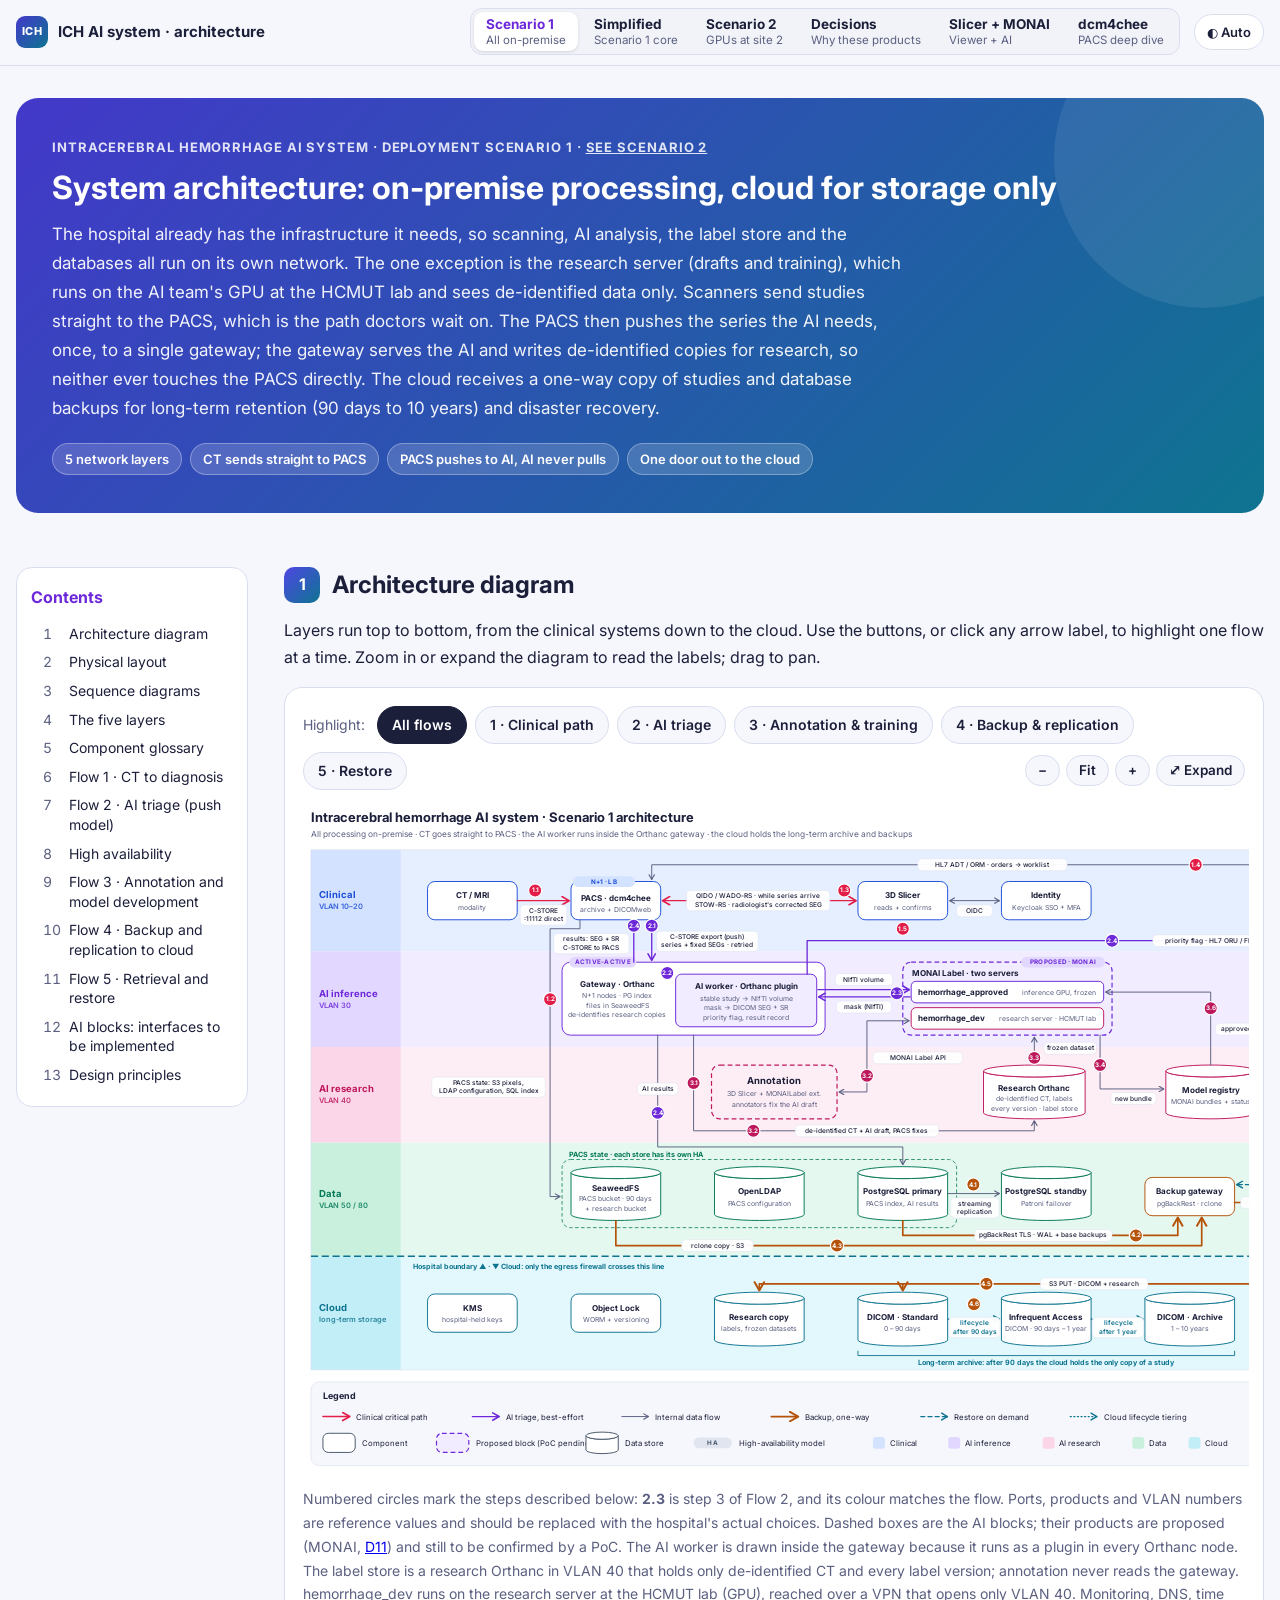
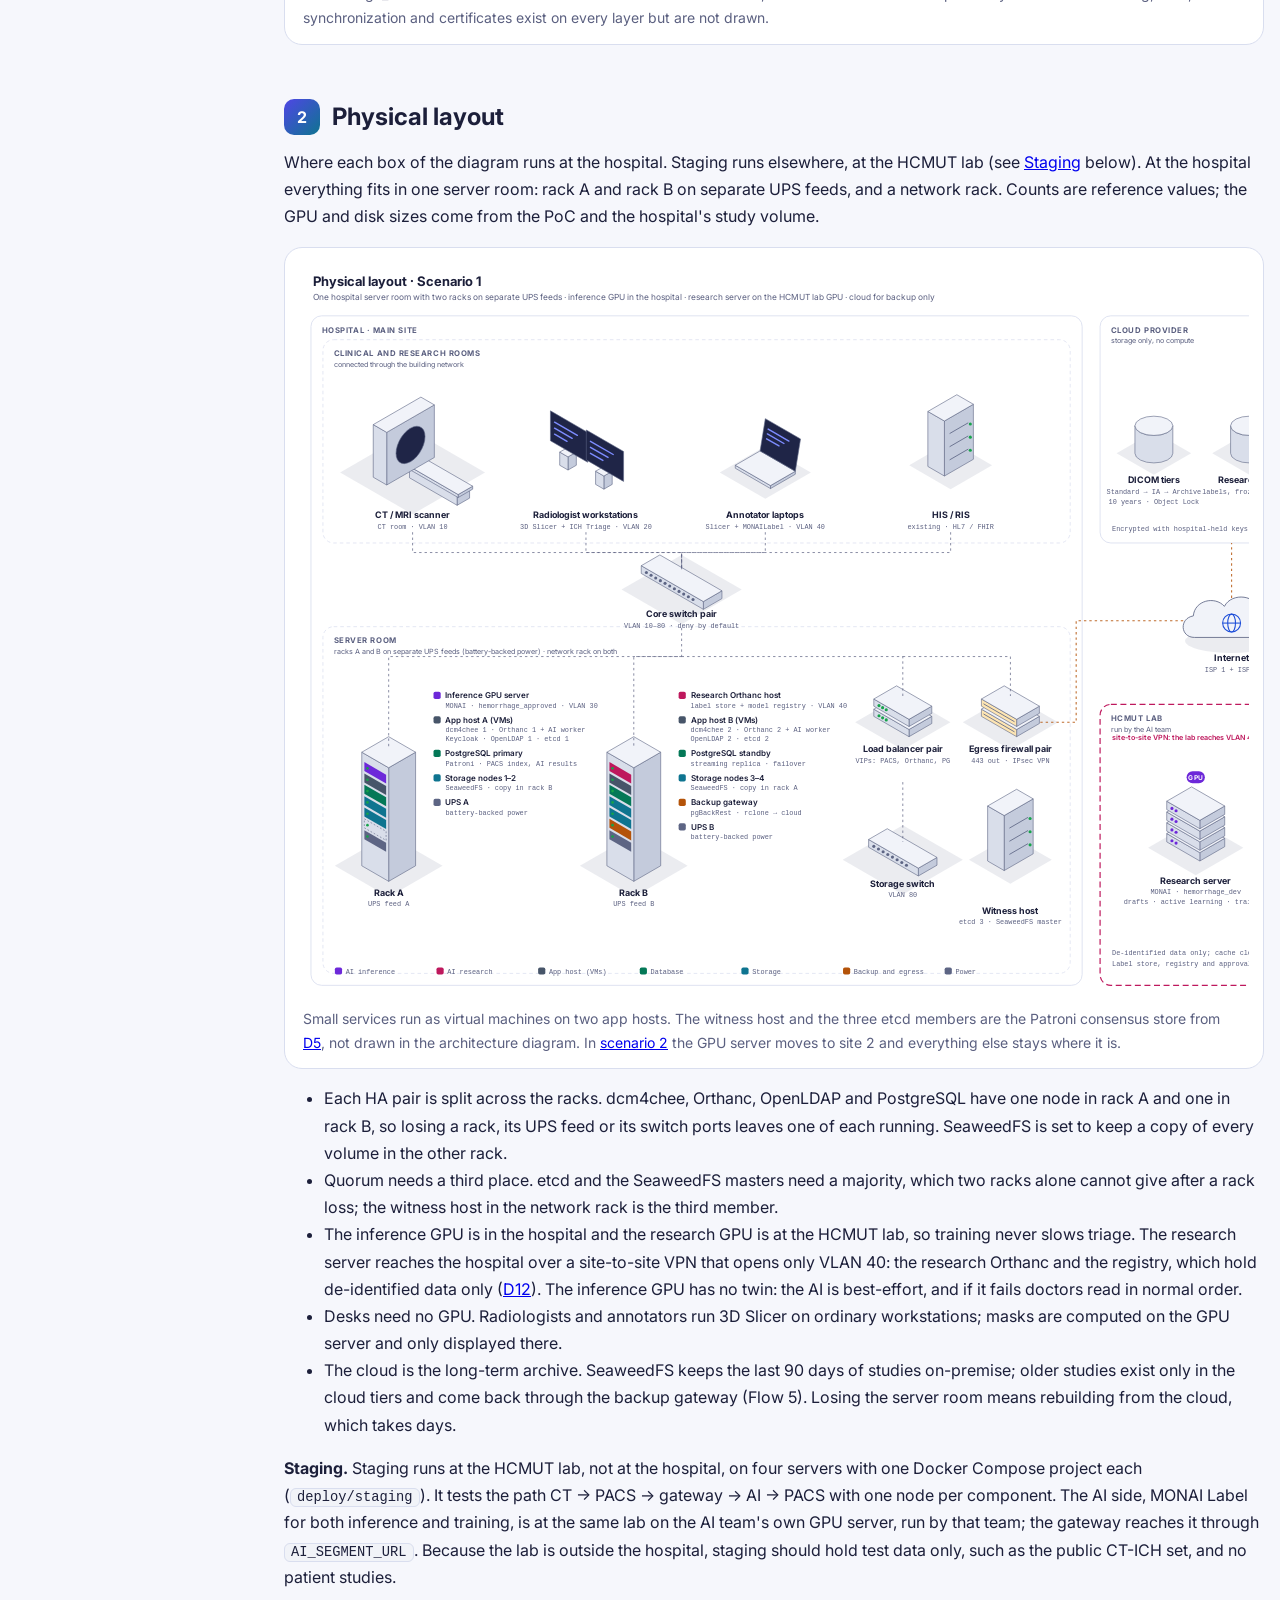
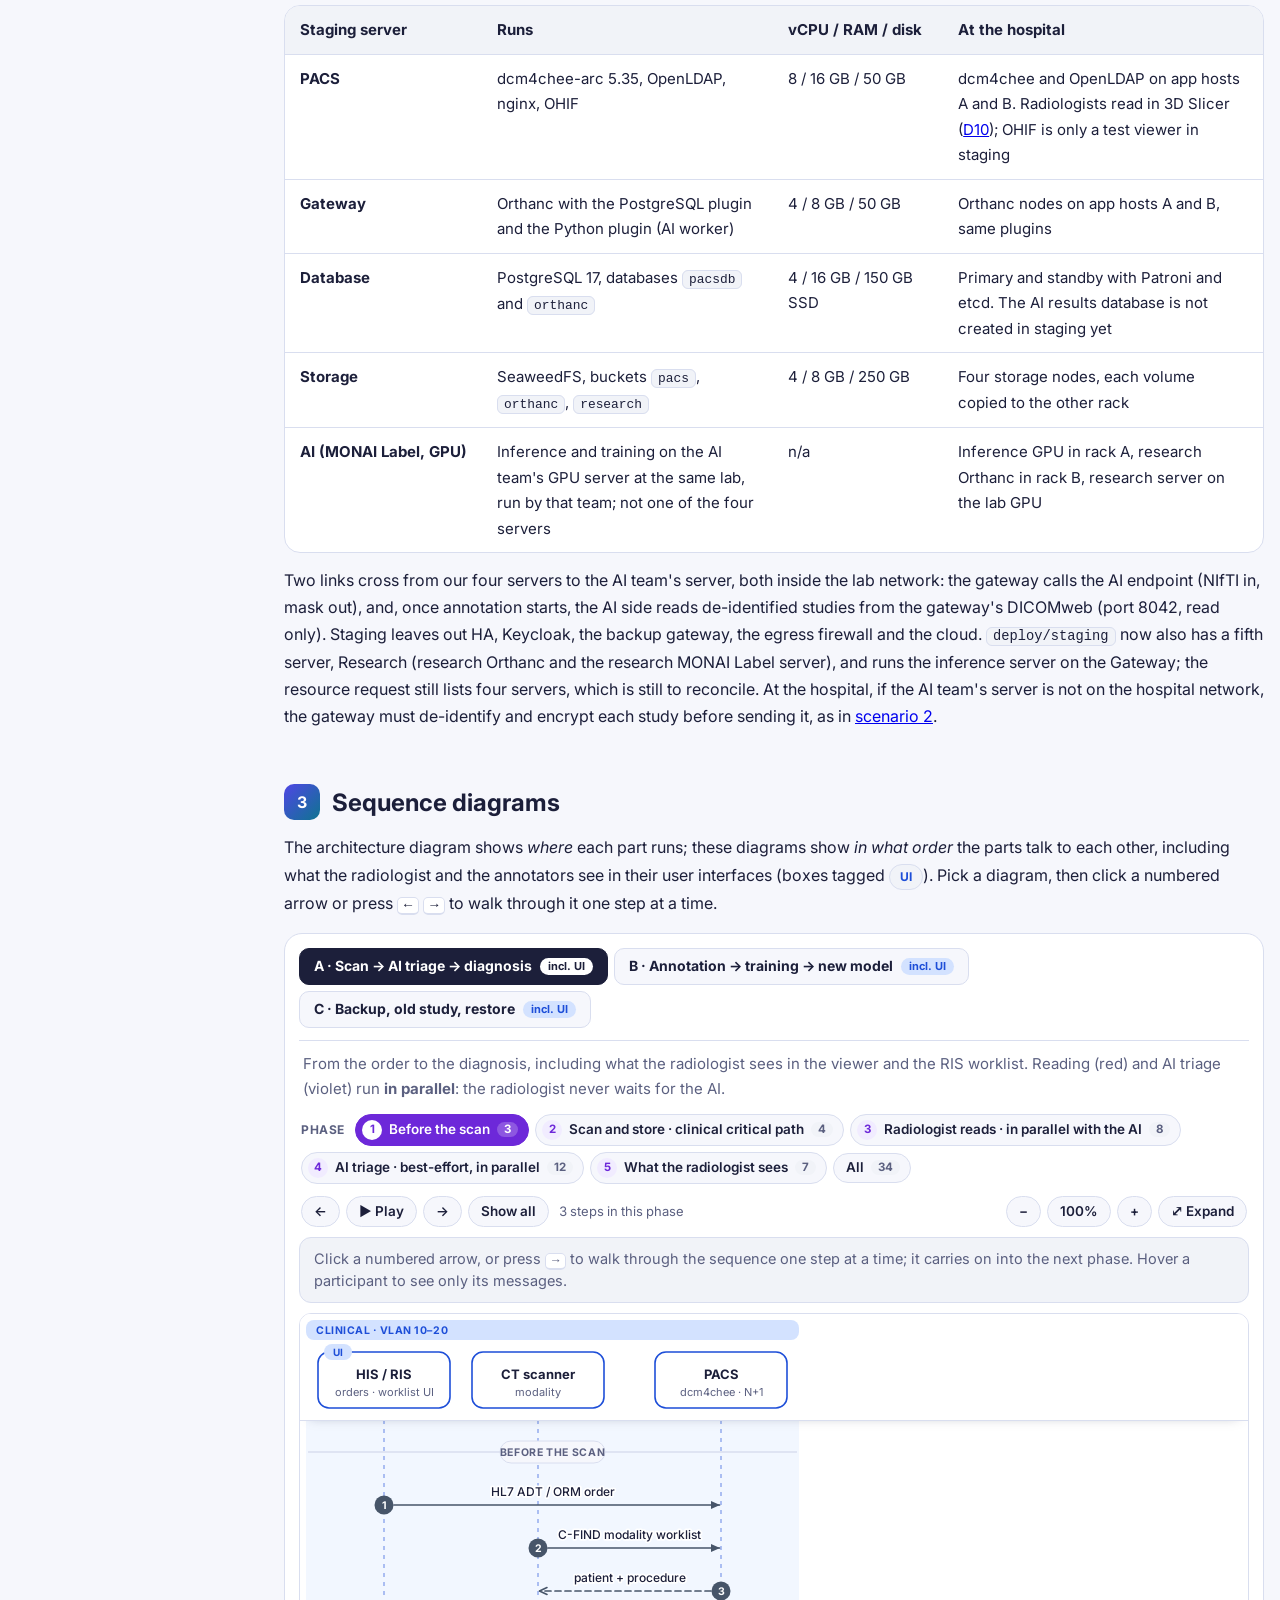
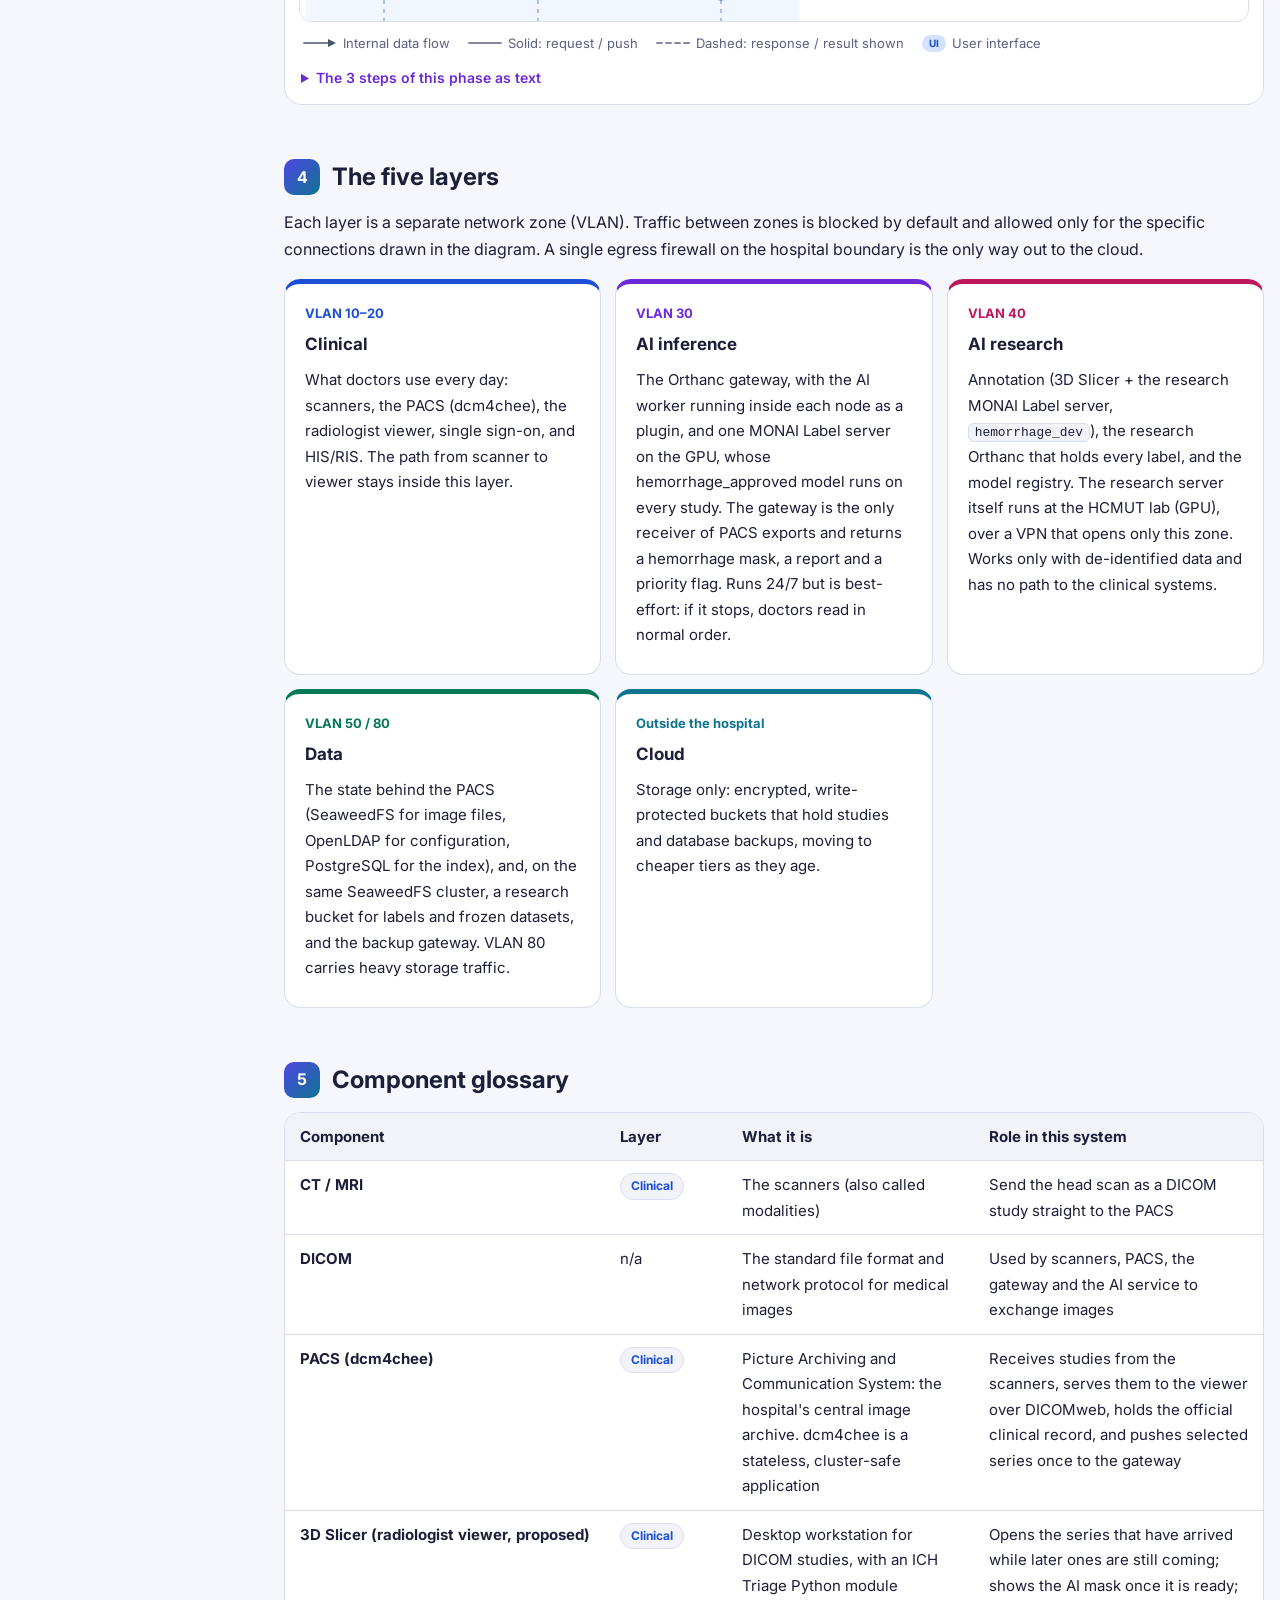
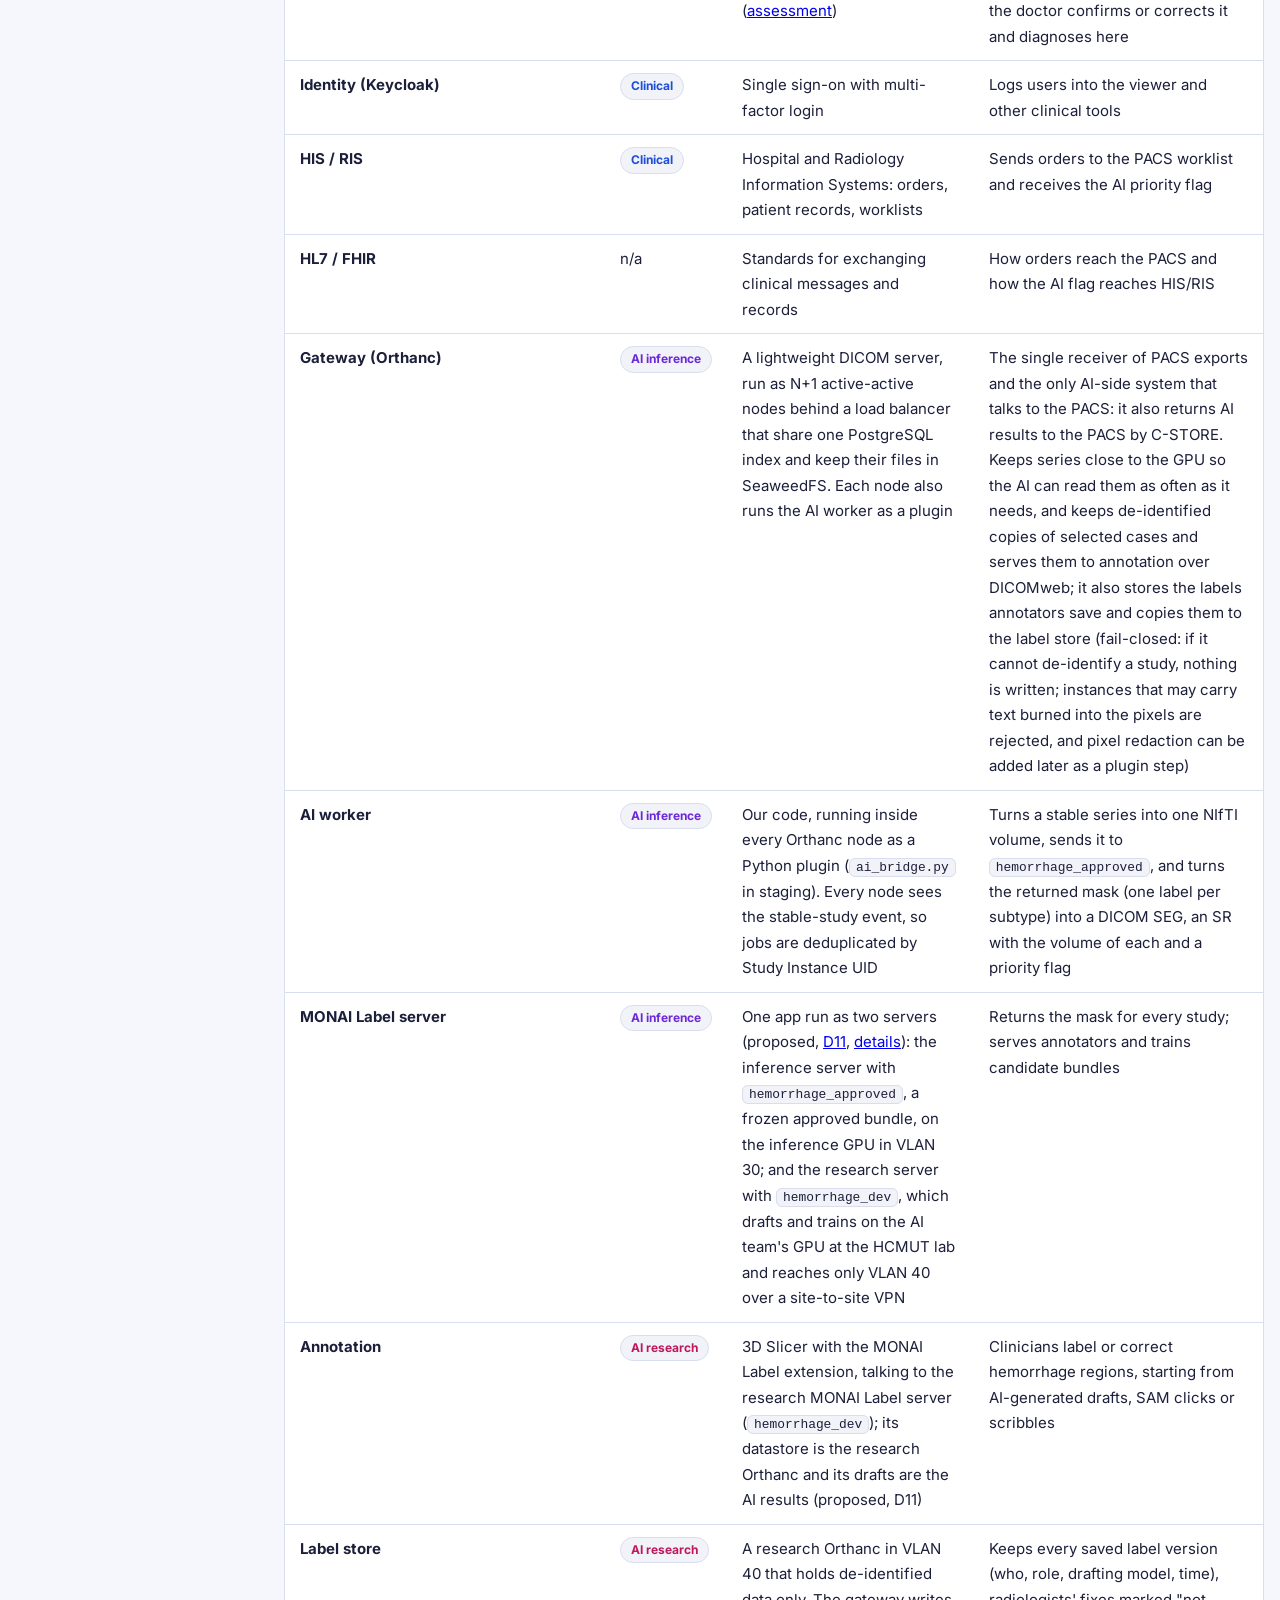
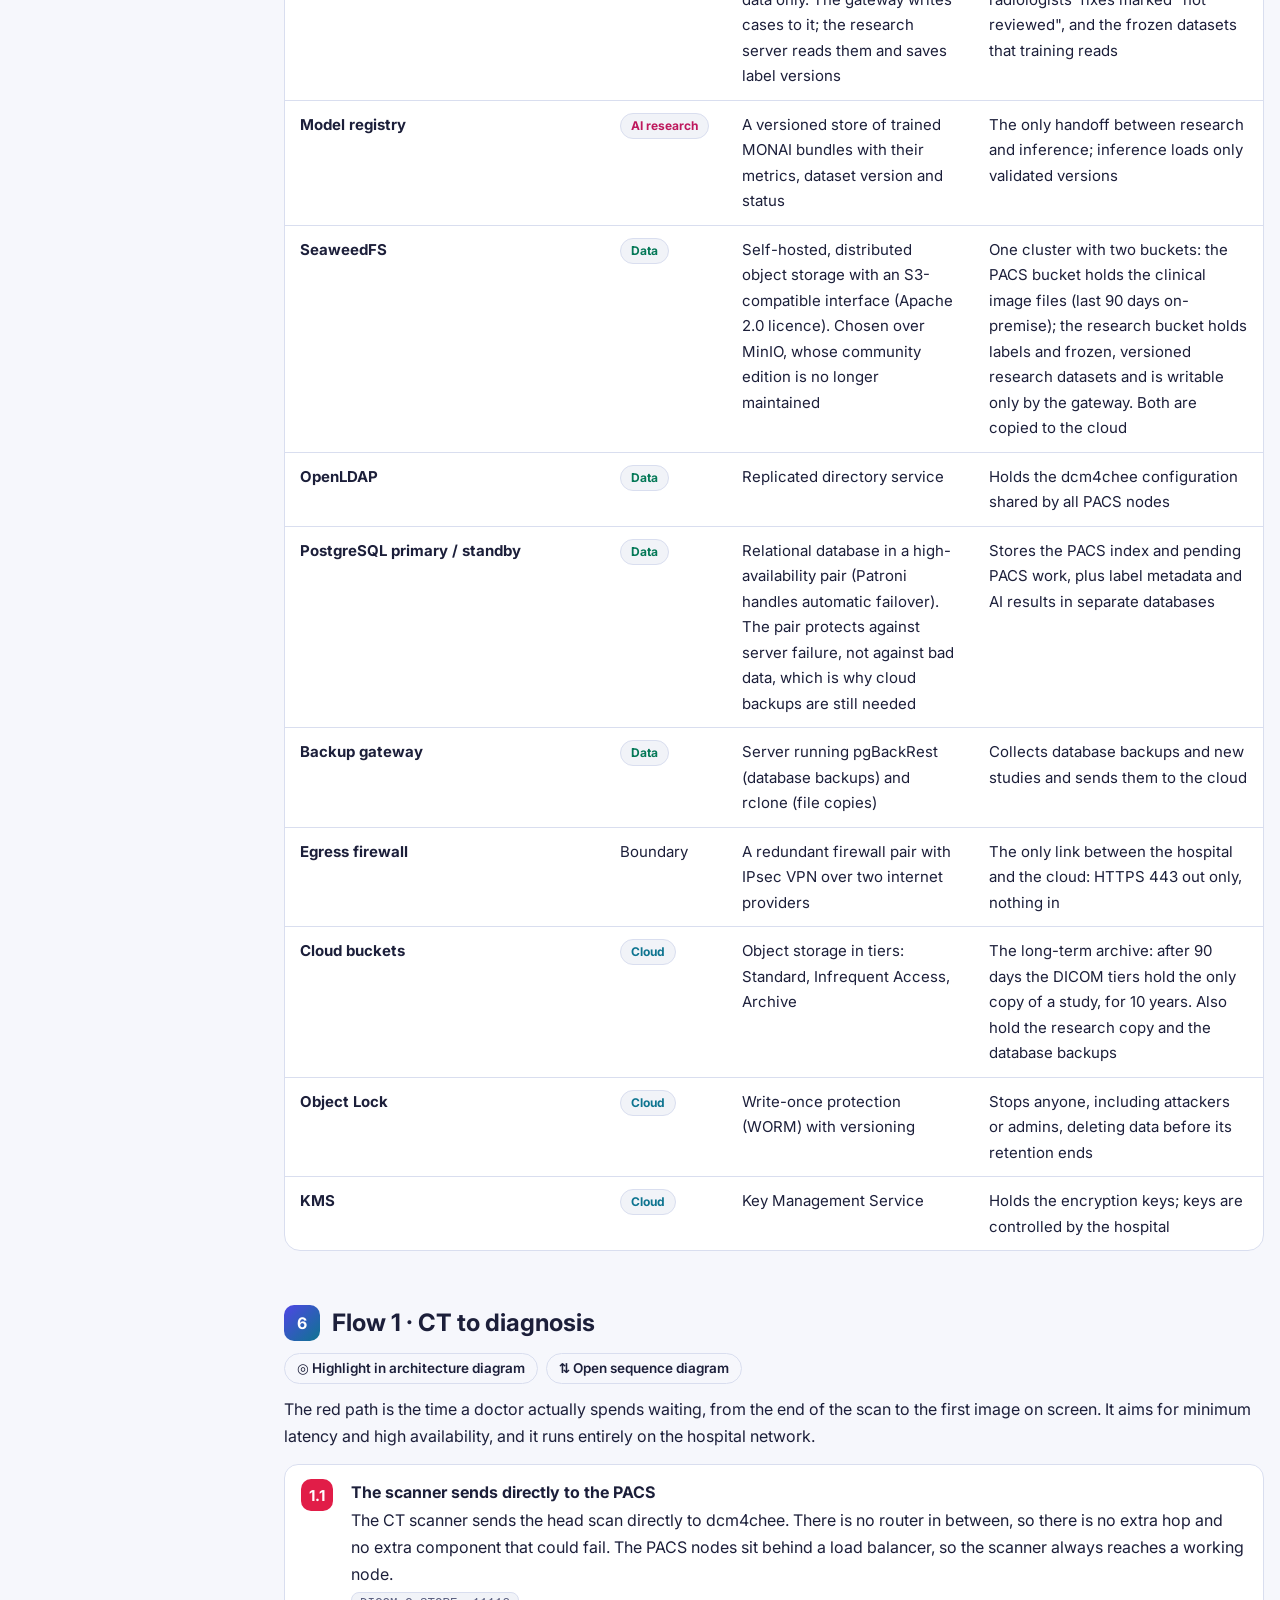
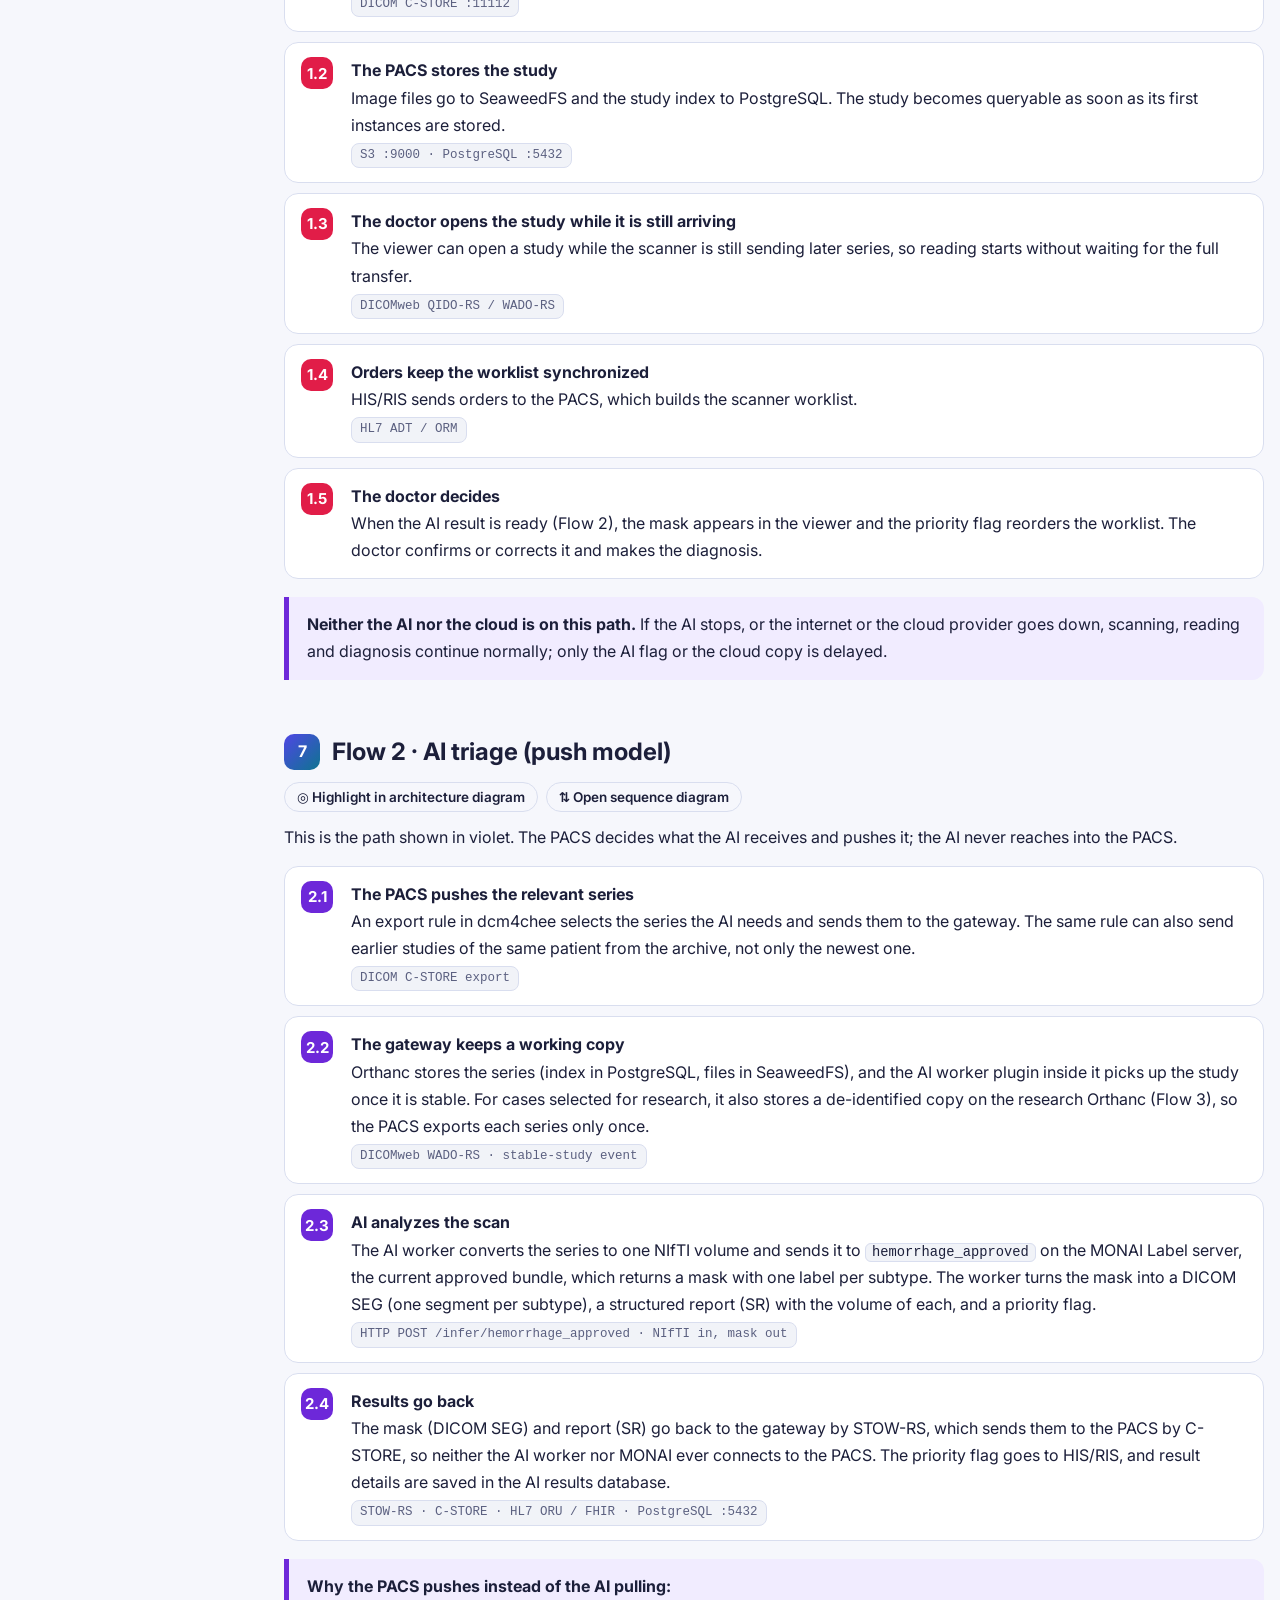
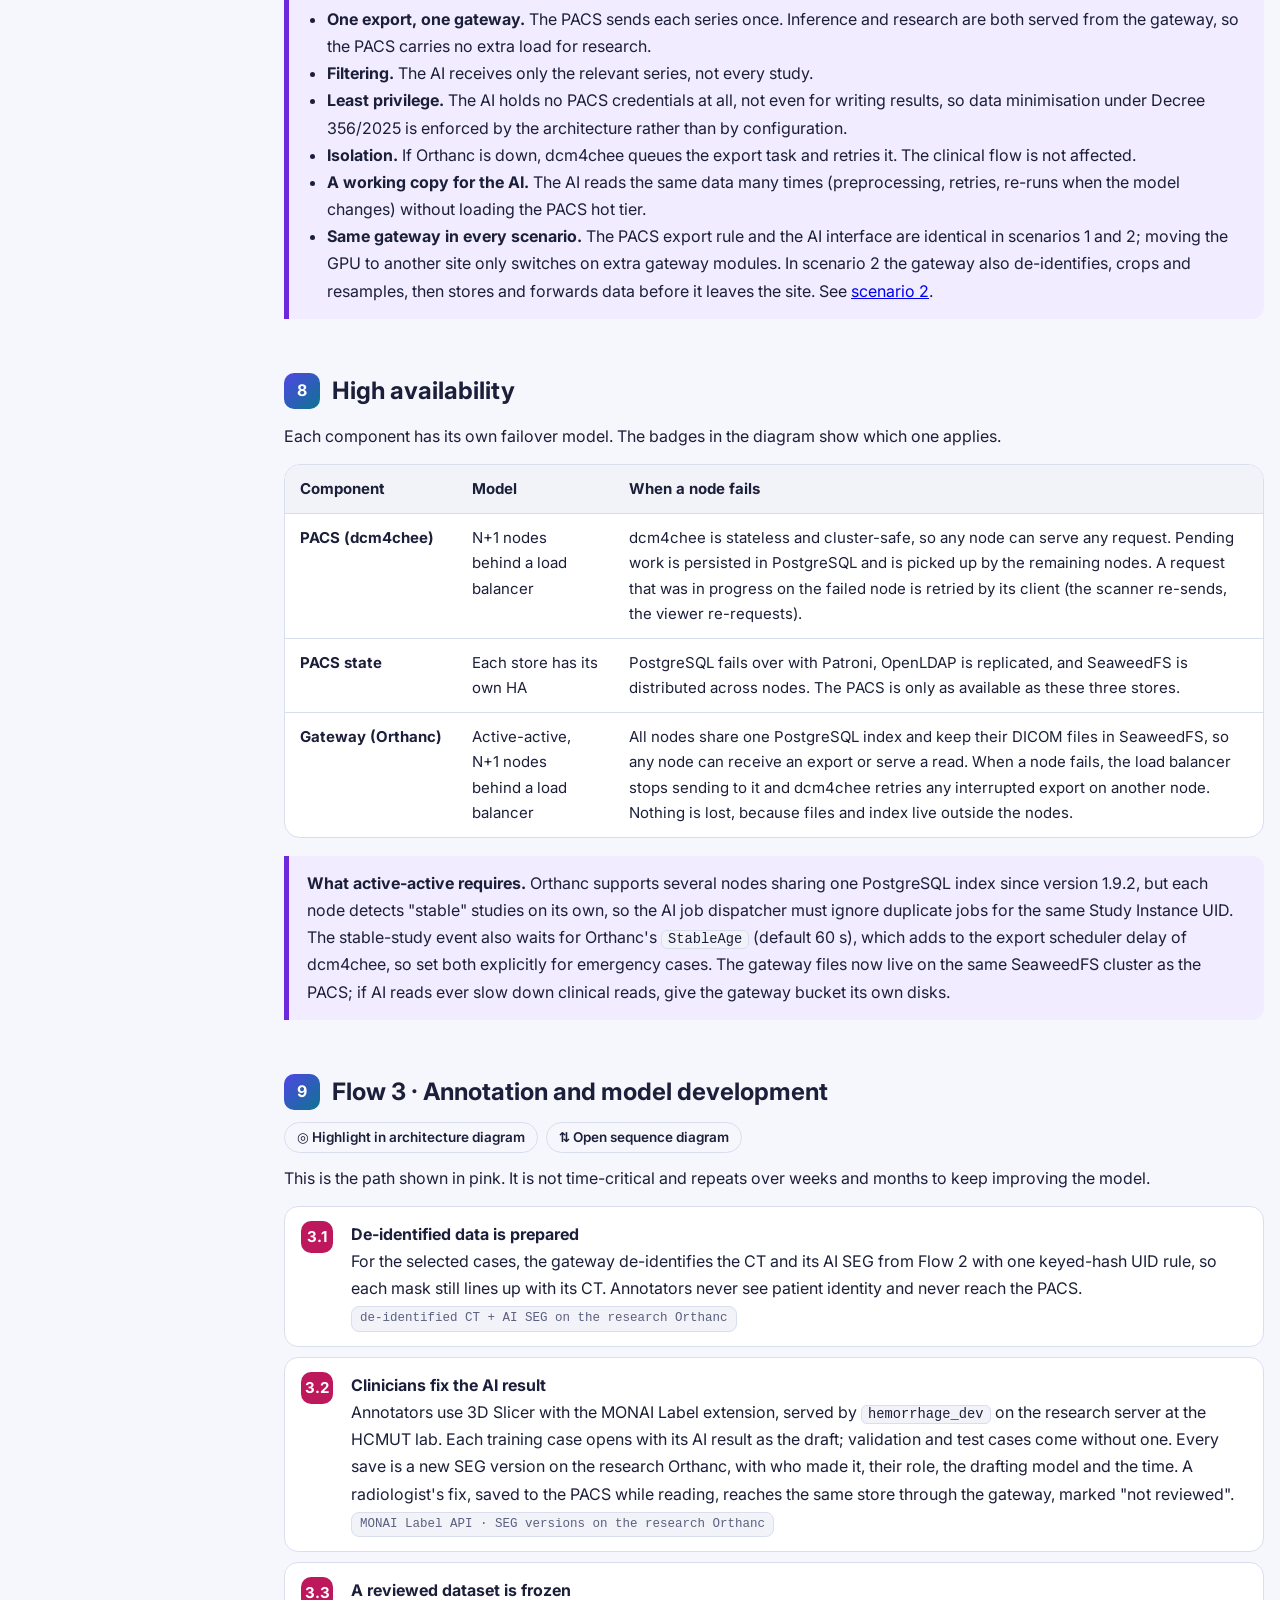
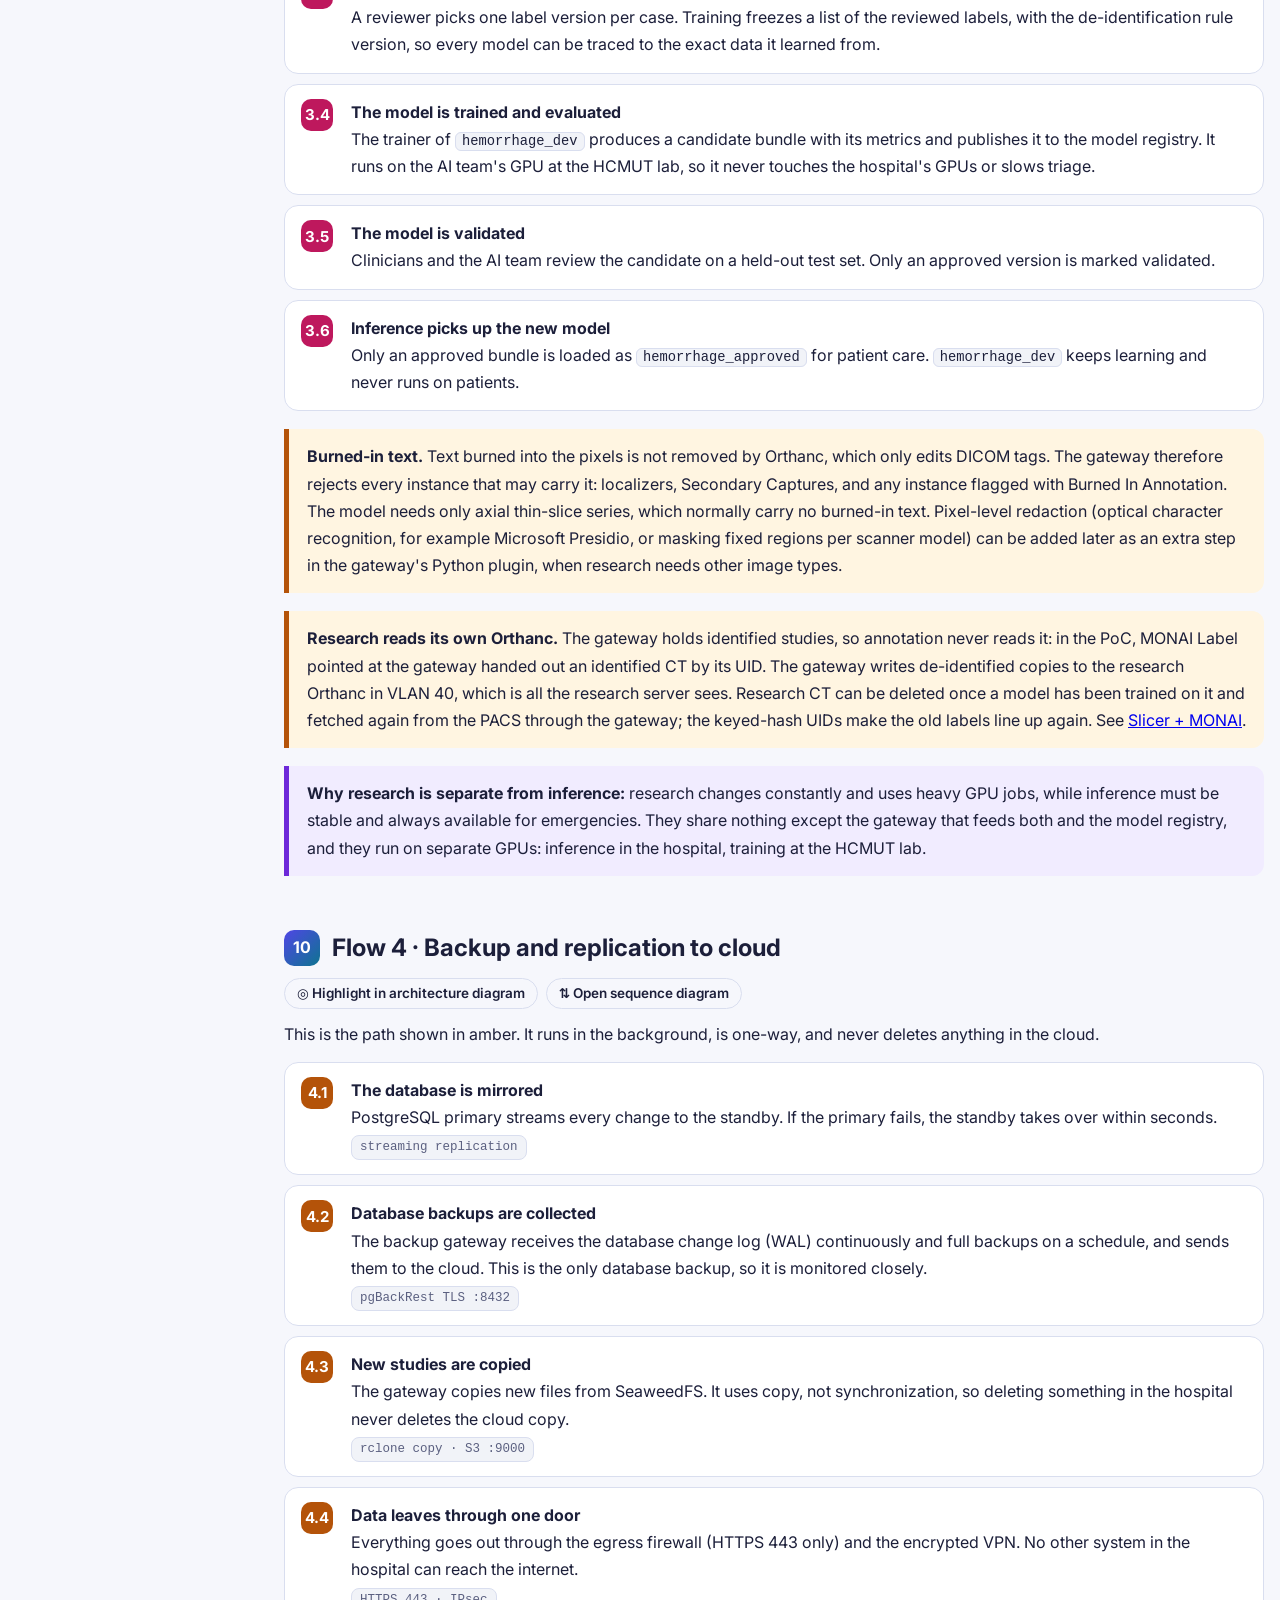
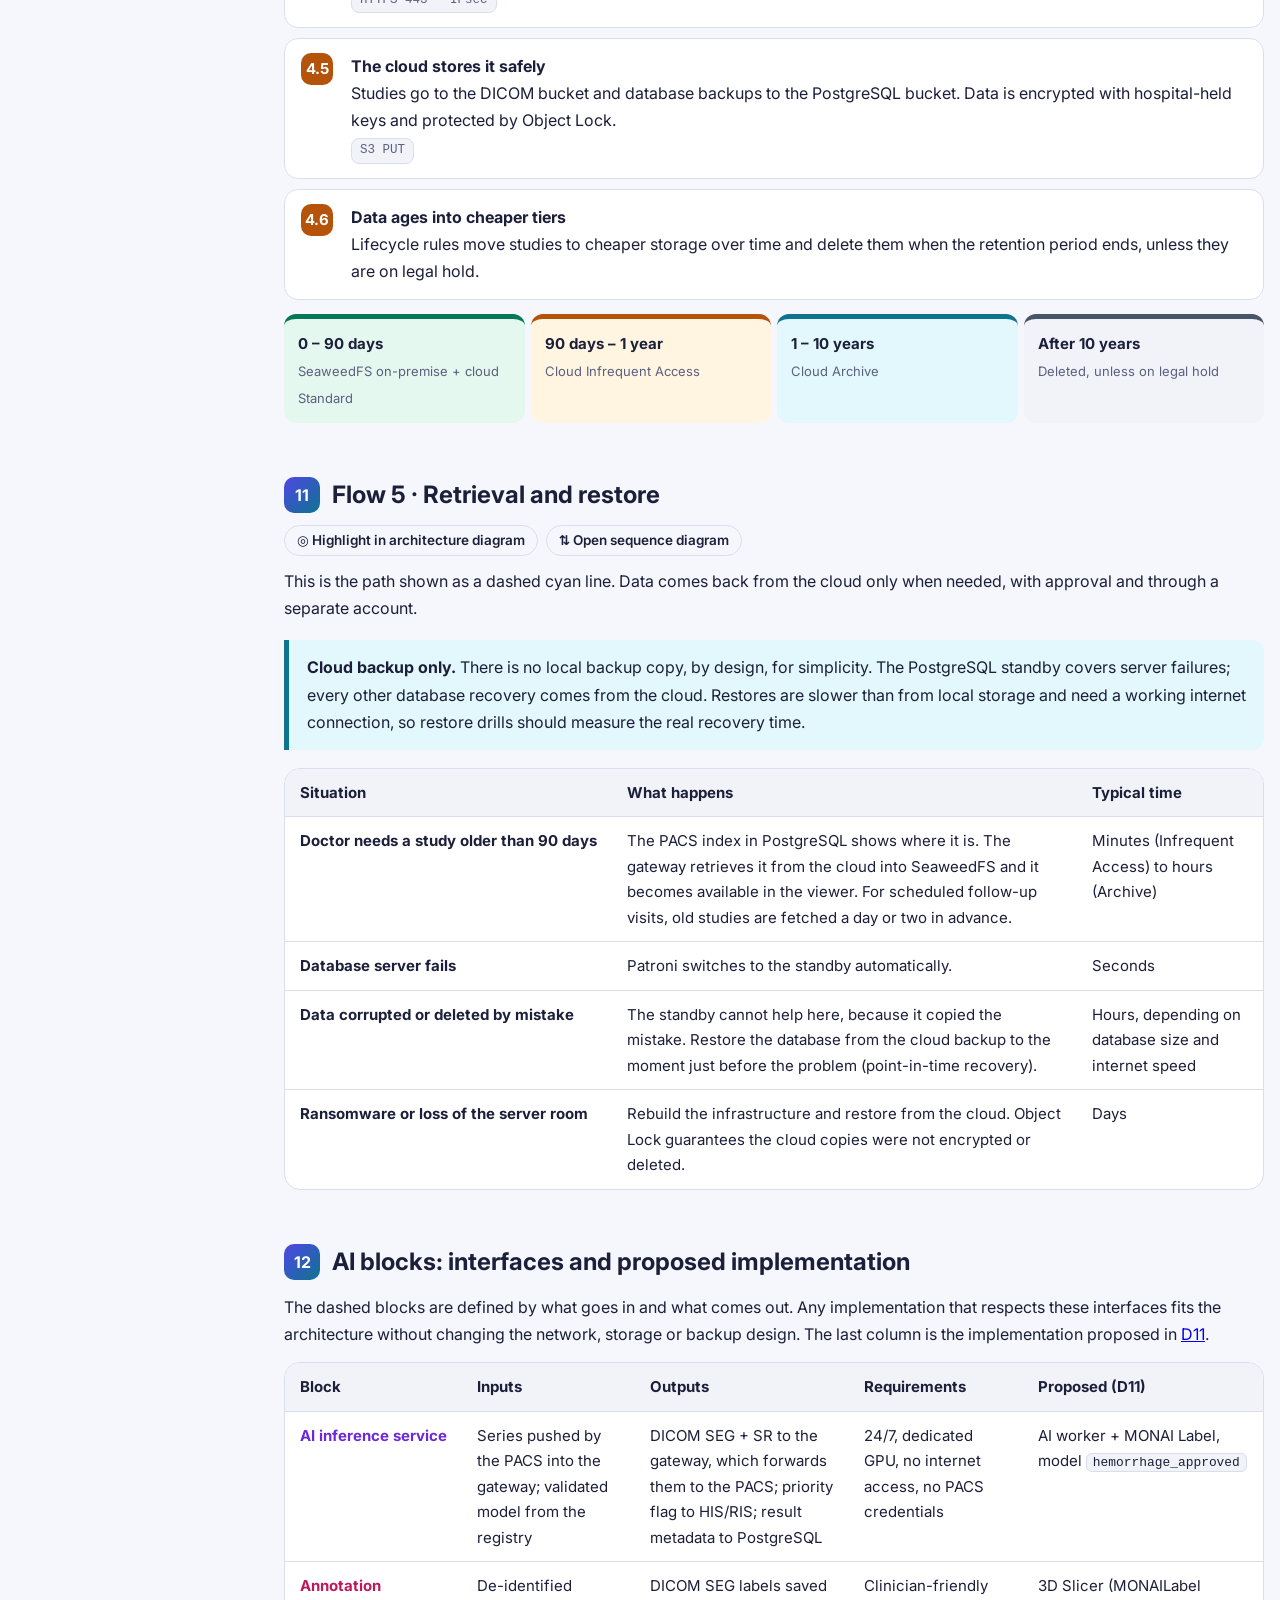
<file: index.html>
<!doctype html>
<html lang="en"><head><meta charset="utf-8"><meta name="viewport" content="width=device-width, initial-scale=1">
<title>ICH Architecture Overview · Scenario 1</title>
<link rel="preconnect" href="https://fonts.googleapis.com"><link href="https://fonts.googleapis.com/css2?family=Inter:wght@400;500;600;700&display=swap" rel="stylesheet">
<style>
:root{--bg:#f6f7fc;--card:#ffffff;--text:#1c1f3a;--muted:#5b6080;--border:#d9deef;--pill:#ffffff;
--blue:#1d4ed8;--blue-s:#e6efff;--blue-h:#d3e2ff;
--violet:#6d28d9;--violet-s:#f1ecff;--violet-h:#e2d8ff;
--pink:#be185d;--pink-s:#fdedf5;--pink-h:#fbd5e8;
--emerald:#047857;--emerald-s:#e5f8ef;--emerald-h:#c8f0dd;
--amber:#b45309;--amber-s:#fff5e1;--amber-h:#fde5b3;
--cyan:#0e7490;--cyan-s:#e3f8fc;--cyan-h:#c2eef7;
--slate:#475569;--slate-s:#f1f3f8;--slate-h:#e0e5ef;
--rose:#e11d48;}
@media (prefers-color-scheme: dark){:root:not([data-theme="light"]){--bg:#0e1124;--card:#171b34;--text:#eceefb;--muted:#a3a8c8;--border:#2c3257;--pill:#171b34;
--blue:#93c5fd;--blue-s:#14213f;--blue-h:#1b3160;--violet:#c4b5fd;--violet-s:#1d1838;--violet-h:#33255f;
--pink:#f9a8d4;--pink-s:#2a1324;--pink-h:#4a1a3a;--emerald:#6ee7b7;--emerald-s:#0f2a24;--emerald-h:#0f3b2e;
--amber:#fcd34d;--amber-s:#2c210b;--amber-h:#42300a;--cyan:#67e8f9;--cyan-s:#0f2a33;--cyan-h:#123b46;
--slate:#cbd5e1;--slate-s:#1a1f36;--slate-h:#2a3150;--rose:#fb7185;}}
:root[data-theme="dark"]{--bg:#0e1124;--card:#171b34;--text:#eceefb;--muted:#a3a8c8;--border:#2c3257;--pill:#171b34;
--blue:#93c5fd;--blue-s:#14213f;--blue-h:#1b3160;--violet:#c4b5fd;--violet-s:#1d1838;--violet-h:#33255f;
--pink:#f9a8d4;--pink-s:#2a1324;--pink-h:#4a1a3a;--emerald:#6ee7b7;--emerald-s:#0f2a24;--emerald-h:#0f3b2e;
--amber:#fcd34d;--amber-s:#2c210b;--amber-h:#42300a;--cyan:#67e8f9;--cyan-s:#0f2a33;--cyan-h:#123b46;
--slate:#cbd5e1;--slate-s:#1a1f36;--slate-h:#2a3150;--rose:#fb7185;}

.bg{fill:var(--card)}
.h1{fill:var(--text);font-size:22px;font-weight:700}
.h2{fill:var(--muted);font-size:14px}
.lane{stroke:none}
.f-slate{fill:var(--slate-s)}.f-blue{fill:var(--blue-s)}.f-violet{fill:var(--violet-s)}.f-pink{fill:var(--pink-s)}.f-emerald{fill:var(--emerald-s)}.f-amber{fill:var(--amber-s)}.f-cyan{fill:var(--cyan-s)}
.h-slate{fill:var(--slate-h)}.h-blue{fill:var(--blue-h)}.h-violet{fill:var(--violet-h)}.h-pink{fill:var(--pink-h)}.h-emerald{fill:var(--emerald-h)}.h-amber{fill:var(--amber-h)}.h-cyan{fill:var(--cyan-h)}
.t-slate{fill:var(--slate)}.t-blue{fill:var(--blue)}.t-violet{fill:var(--violet)}.t-pink{fill:var(--pink)}.t-emerald{fill:var(--emerald)}.t-amber{fill:var(--amber)}.t-cyan{fill:var(--cyan)}
.lt{font-size:16px;font-weight:700}.ls{font-size:12.5px;font-weight:600;opacity:.85}
.frame{fill:none;stroke:var(--border);stroke-width:1}
.bx,.cy,.cyt{fill:var(--card);stroke-width:1.6}
.cyt{fill:var(--card)}
.s-slate{stroke:var(--slate)}.s-blue{stroke:var(--blue)}.s-violet{stroke:var(--violet)}.s-pink{stroke:var(--pink)}.s-emerald{stroke:var(--emerald)}.s-amber{stroke:var(--amber)}.s-cyan{stroke:var(--cyan)}
.bt{fill:var(--text);font-size:13.5px;font-weight:700}
.bs{fill:var(--muted);font-size:11.5px}
.abs{stroke-width:2;stroke-dasharray:8 5}
.af-violet{fill:var(--violet-s)}.af-pink{fill:var(--pink-s)}
.big{font-size:16px}
.tagbg{stroke:none}.tagt{font-size:10.5px;font-weight:700;letter-spacing:.04em}
.grp{fill:none;stroke:var(--emerald);stroke-width:1.3;stroke-dasharray:6 4}
.grpt{fill:var(--emerald);font-size:12px;font-weight:700}
.a.loop{stroke:var(--violet);stroke-width:1.8;stroke-dasharray:3 4}
.lbv{fill:var(--violet);font-size:11px;font-weight:600}
.note{fill:var(--muted);font-size:12.5px;font-style:italic}
.a{fill:none;stroke-linejoin:round;stroke-linecap:round}
.a.crit{stroke:var(--rose);stroke-width:2.4}
.a.ai{stroke:var(--violet);stroke-width:2.2}
.a.flow{stroke:var(--muted);stroke-width:1.6}
.a.bak{stroke:var(--amber);stroke-width:2.8}
.a.rest{stroke:var(--cyan);stroke-width:2;stroke-dasharray:7 5}
.a.life{stroke:var(--cyan);stroke-width:2;stroke-dasharray:2 4}
.pill{fill:var(--pill);stroke:var(--border);stroke-width:.8;opacity:.96}
.lb{fill:var(--text);font-size:11px;font-weight:500}
.lbc{fill:var(--cyan);font-size:11px;font-weight:600}
.boundary{stroke:var(--cyan);stroke-width:2.5;stroke-dasharray:12 6}
.btag{fill:var(--cyan);font-size:12px;font-weight:700}
.legend{fill:var(--bg);stroke:var(--border)}
.lgh{fill:var(--text);font-size:15px;font-weight:700}
.lgt{fill:var(--text);font-size:13px}

*{box-sizing:border-box}
body{margin:0;background:var(--bg);color:var(--text);font-family:"Inter",system-ui,-apple-system,"Segoe UI",Roboto,sans-serif;line-height:1.7;font-size:16px}
.page{max-width:1180px;margin:0 auto;padding:32px 16px 80px}
.hero{background:linear-gradient(135deg,#4338ca,#0e7490);color:#fff;border-radius:22px;padding:38px 36px;position:relative;overflow:hidden}
.hero::after{content:"";position:absolute;right:-90px;top:-90px;width:300px;height:300px;border-radius:50%;background:rgba(255,255,255,.08)}
.hero .eyebrow{font-size:13px;letter-spacing:.07em;text-transform:uppercase;font-weight:700;opacity:.85;position:relative}
.hero h1{font-size:32px;line-height:1.25;margin:10px 0 12px;position:relative}
.hero p{font-size:17px;max-width:860px;opacity:.93;margin:0;position:relative}
.hero a{color:#fff}
.chips{display:flex;flex-wrap:wrap;gap:8px;margin-top:20px;position:relative}
.chips span{background:rgba(255,255,255,.16);border:1px solid rgba(255,255,255,.3);padding:4px 12px;border-radius:999px;font-size:13px;font-weight:600}
nav.toc{background:var(--card);border:1px solid var(--border);border-radius:16px;padding:18px 22px;margin:24px 0}
nav.toc b{color:var(--violet)}
nav.toc ol{margin:8px 0 0;padding-left:22px;columns:2;column-gap:36px}
nav.toc a{color:var(--text);text-decoration:none;border-bottom:1px dashed var(--border)}
nav.toc a:hover{color:var(--violet)}
h2.sec{font-size:24px;margin:54px 0 14px;display:flex;align-items:center;gap:12px;line-height:1.3}
h2.sec .n{flex:none;width:36px;height:36px;border-radius:10px;background:linear-gradient(135deg,#4f46e5,#0e7490);color:#fff;display:inline-flex;align-items:center;justify-content:center;font-size:16px;font-weight:700}
p{margin:8px 0}
code{font-family:ui-monospace,Menlo,Consolas,monospace;font-size:.86em;background:var(--slate-s);border:1px solid var(--border);padding:1px 6px;border-radius:6px}
.figure{background:var(--card);border:1px solid var(--border);border-radius:18px;padding:14px;margin:16px 0}
.figscroll{overflow-x:auto;border-radius:12px}
#arch{display:block;width:100%;min-width:1100px;height:auto}
#arch .a[data-g]{transition:opacity .25s}
#arch[data-focus] .a[data-g]{opacity:.1}
#arch[data-focus="clinical"] .a[data-g="clinical"],#arch[data-focus="triage"] .a[data-g="triage"],#arch[data-focus="ai"] .a[data-g="ai"],#arch[data-focus="backup"] .a[data-g="backup"],#arch[data-focus="restore"] .a[data-g="restore"]{opacity:1}
.focusbar{display:flex;flex-wrap:wrap;gap:8px;align-items:center;margin:4px 4px 12px}
.focusbar span{font-size:14px;color:var(--muted);margin-right:4px}
.focusbar button{font:inherit;font-size:14px;font-weight:600;padding:6px 14px;border-radius:999px;border:1px solid var(--border);background:var(--bg);color:var(--text);cursor:pointer}
.focusbar button[aria-pressed="true"]{background:var(--text);color:var(--card);border-color:var(--text)}
.figcap{font-size:14px;color:var(--muted);margin:10px 4px 0}
.grid{display:grid;grid-template-columns:repeat(auto-fit,minmax(250px,1fr));gap:14px;margin:16px 0}
.card{background:var(--card);border:1px solid var(--border);border-radius:16px;padding:18px 20px;border-top-width:5px}
.card h4{margin:0 0 4px;font-size:17px}
.card .v{font-size:13px;font-weight:700;margin-bottom:6px}
.card p{font-size:15px;color:var(--text)}
.c-slate{border-top-color:var(--slate)}.c-blue{border-top-color:var(--blue)}.c-violet{border-top-color:var(--violet)}.c-pink{border-top-color:var(--pink)}.c-emerald{border-top-color:var(--emerald)}.c-amber{border-top-color:var(--amber)}.c-cyan{border-top-color:var(--cyan)}
.tc-slate{color:var(--slate)}.tc-blue{color:var(--blue)}.tc-violet{color:var(--violet)}.tc-pink{color:var(--pink)}.tc-emerald{color:var(--emerald)}.tc-amber{color:var(--amber)}.tc-cyan{color:var(--cyan)}.tc-rose{color:var(--rose)}
.tbl{overflow-x:auto;margin:14px 0;border:1px solid var(--border);border-radius:16px;background:var(--card)}
table{border-collapse:collapse;width:100%;font-size:15px}
th,td{text-align:left;padding:11px 15px;border-bottom:1px solid var(--border);vertical-align:top}
th{background:var(--slate-s);font-weight:700;white-space:nowrap}
tr:last-child td{border-bottom:none}
td.k{font-weight:700;white-space:nowrap}
.pilltag{display:inline-block;font-size:12px;font-weight:700;padding:2px 10px;border-radius:999px;background:var(--slate-s);border:1px solid var(--border);white-space:nowrap}
ol.flow{list-style:none;counter-reset:f;padding:0;margin:14px 0;position:relative}
ol.flow>li{counter-increment:f;position:relative;padding:14px 18px 14px 66px;background:var(--card);border:1px solid var(--border);border-radius:14px;margin:10px 0}
ol.flow>li::before{content:var(--fp,"") counter(f);position:absolute;left:16px;top:14px;width:32px;height:32px;border-radius:10px;color:#fff;font-weight:700;display:flex;align-items:center;justify-content:center;font-size:15px;background:var(--fc)}
ol.flow>li b.t{display:block}
ol.flow>li .pr{display:inline-block;margin-top:4px;font-family:ui-monospace,Menlo,Consolas,monospace;font-size:12.5px;color:var(--muted);background:var(--slate-s);border:1px solid var(--border);border-radius:8px;padding:1px 8px}
.f-clin{--fc:var(--rose)}.f-tri{--fc:var(--violet)}.f-ai{--fc:var(--pink)}.f-bak{--fc:var(--amber)}.f-rest{--fc:var(--cyan)}
.callout{border-left:5px solid var(--violet);background:var(--violet-s);padding:14px 18px;border-radius:0 12px 12px 0;margin:18px 0}
.callout.amber{border-left-color:var(--amber);background:var(--amber-s)}
.callout.cyan{border-left-color:var(--cyan);background:var(--cyan-s)}
.callout.rose{border-left-color:var(--rose);background:var(--blue-s)}
.callout ul{margin:6px 0 0;padding-left:20px}
.timeline{display:grid;grid-template-columns:repeat(4,1fr);gap:6px;margin:14px 0}
.timeline div{border-radius:12px;padding:12px 14px;border-top:5px solid}
.timeline b{display:block;font-size:15px}.timeline span{font-size:13px;color:var(--muted)}
.t1{background:var(--emerald-s);border-color:var(--emerald)!important}.t2{background:var(--amber-s);border-color:var(--amber)!important}.t3{background:var(--cyan-s);border-color:var(--cyan)!important}.t4{background:var(--slate-s);border-color:var(--slate)!important}
footer{margin-top:56px;padding-top:16px;border-top:1px solid var(--border);font-size:14px;color:var(--muted)}
@media (max-width:700px){.hero{padding:26px 20px}.hero h1{font-size:25px}nav.toc ol{columns:1}.timeline{grid-template-columns:1fr 1fr}ol.flow>li{padding-left:58px}}
.stepb circle{stroke:var(--card);stroke-width:2}
.stepb text{fill:#fff;font-size:10.5px;font-weight:700}
.sb-clin circle{fill:var(--rose)}.sb-tri circle{fill:var(--violet)}.sb-ai circle{fill:var(--pink)}.sb-bak circle{fill:var(--amber)}.sb-rest circle{fill:var(--cyan)}
#arch .stepb[data-g]{transition:opacity .25s}
#arch[data-focus] .stepb[data-g]{opacity:.12}
#arch[data-focus="clinical"] .stepb[data-g="clinical"],#arch[data-focus="triage"] .stepb[data-g="triage"],#arch[data-focus="ai"] .stepb[data-g="ai"],#arch[data-focus="backup"] .stepb[data-g="backup"],#arch[data-focus="restore"] .stepb[data-g="restore"]{opacity:1}
.f-clin{--fp:"1."}.f-tri{--fp:"2."}.f-ai{--fp:"3."}.f-bak{--fp:"4."}
.brk{fill:none;stroke:var(--cyan);stroke-width:1.5}
.labzone{fill:none;stroke:var(--pink);stroke-width:2;stroke-dasharray:10 6}.labt{fill:var(--pink);font-size:11.5px;font-weight:700;letter-spacing:.04em}
#phys{display:block;width:100%;min-width:1100px;height:auto}
.site{fill:var(--bg);stroke:var(--border);stroke-width:1.2}.sitet{fill:var(--text);font-size:14px;font-weight:700;letter-spacing:.06em}
.room{fill:none;stroke:var(--slate);stroke-width:1.2;stroke-dasharray:6 4;opacity:.7}.roomt{fill:var(--muted);font-size:12px;font-weight:700;letter-spacing:.05em}
.rack{fill:var(--slate-s);stroke:var(--slate);stroke-width:1.6}.rackt{fill:var(--text);font-size:13px;font-weight:700}
.slot{fill:none;stroke:var(--slate);stroke-width:1.2;stroke-dasharray:5 4;opacity:.75}
</style>
<link rel="stylesheet" href="assets/site.css">
<script>try{var t=localStorage.getItem("ich-theme");if(t)document.documentElement.setAttribute("data-theme",t)}catch(e){}</script>
</head><body>
<header class="topbar"><div class="topbar-in">
  <a class="brand" href="index.html"><span class="logo">ICH</span><span class="brand-t">ICH AI system · architecture</span></a>
  <nav class="scen" aria-label="Deployment scenario">
    <a href="index.html" aria-current="page"><b>Scenario 1</b><span>All on-premise</span></a>
    <a href="simplified.html"><b>Simplified</b><span>Scenario 1 core</span></a>
    <a href="scenario2.html"><b>Scenario 2</b><span>GPUs at site 2</span></a>
    <a href="decisions.html"><b>Decisions</b><span>Why these products</span></a>
    <a href="slicer.html"><b>Slicer + MONAI</b><span>Viewer + AI</span></a>
    <a href="dcm4chee.html"><b>dcm4chee</b><span>PACS deep dive</span></a>
  </nav>
  <button class="theme-btn" type="button">◐ <span class="tl">Auto</span></button>
</div><div class="progress"><span></span></div></header>
<div class="page">
<header class="hero">
  <div class="eyebrow">Intracerebral hemorrhage AI system · Deployment scenario 1 · <a href="scenario2.html">see scenario 2</a></div>
  <h1>System architecture: on-premise processing, cloud for storage only</h1>
  <p>The hospital already has the infrastructure it needs, so scanning, AI analysis, the label store and the databases all run on its own network. The one exception is the research server (drafts and training), which runs on the AI team's GPU at the HCMUT lab and sees de-identified data only. Scanners send studies straight to the PACS, which is the path doctors wait on. The PACS then pushes the series the AI needs, once, to a single gateway; the gateway serves the AI and writes de-identified copies for research, so neither ever touches the PACS directly. The cloud receives a one-way copy of studies and database backups for long-term retention (90 days to 10 years) and disaster recovery.</p>
  <div class="chips"><span>5 network layers</span><span>CT sends straight to PACS</span><span>PACS pushes to AI, AI never pulls</span><span>One door out to the cloud</span></div>
</header>

<div class="layout">
<nav class="toc"><b>Contents</b><ol>
<li><a href="#diagram">Architecture diagram</a></li>
<li><a href="#physical">Physical layout</a></li>
<li><a href="#sequence">Sequence diagrams</a></li>
<li><a href="#layers">The five layers</a></li>
<li><a href="#components">Component glossary</a></li>
<li><a href="#flow-clinical">Flow 1 · CT to diagnosis</a></li>
<li><a href="#flow-triage">Flow 2 · AI triage (push model)</a></li>
<li><a href="#ha">High availability</a></li>
<li><a href="#flow-ai">Flow 3 · Annotation and model development</a></li>
<li><a href="#flow-backup">Flow 4 · Backup and replication to cloud</a></li>
<li><a href="#flow-restore">Flow 5 · Retrieval and restore</a></li>
<li><a href="#abstract">AI blocks: interfaces to be implemented</a></li>
<li><a href="#principles">Design principles</a></li>
</ol></nav>
<main>

<h2 class="sec" id="diagram"><span class="n">1</span>Architecture diagram</h2>
<p>Layers run top to bottom, from the clinical systems down to the cloud. Use the buttons, or click any arrow label, to highlight one flow at a time. Zoom in or expand the diagram to read the labels; drag to pan.</p>
<div class="figure">
  <div class="focusbar" role="group" aria-label="Highlight a flow">
    <span>Highlight:</span>
    <button type="button" data-f="" aria-pressed="true">All flows</button>
    <button type="button" data-f="clinical" data-sec="flow-clinical" data-desc="Red: the scanner sends straight to the PACS and the viewer reads while series arrive. This is the only path a doctor waits on." aria-pressed="false">1 · Clinical path</button>
    <button type="button" data-f="triage" data-sec="flow-triage" data-desc="Violet: the PACS pushes selected series once to the Orthanc gateway. The AI worker inside Orthanc sends a NIfTI volume to hemorrhage_approved, turns the mask into SEG + SR for the PACS and sends the priority flag. Best-effort, never on the critical path." aria-pressed="false">2 · AI triage</button>
    <button type="button" data-f="ai" data-sec="flow-ai" data-desc="The gateway stores de-identified cases on the research Orthanc. Annotators (3D Slicer + hemorrhage_dev on the research server) fix the AI draft; every version stays there, a frozen dataset trains hemorrhage_dev on the lab GPU, and only approved bundles become hemorrhage_approved." aria-pressed="false">3 · Annotation &amp; training</button>
    <button type="button" data-f="backup" data-sec="flow-backup" data-desc="Amber: one-way copies of studies and database backups leave through the single egress firewall to Object-Locked cloud buckets." aria-pressed="false">4 · Backup &amp; replication</button>
    <button type="button" data-f="restore" data-sec="flow-restore" data-desc="Cyan: data comes back from the cloud only when needed, with approval, through the backup gateway." aria-pressed="false">5 · Restore</button>
  </div>
  <p class="focuscap" aria-live="polite"></p>
  <div class="figscroll"><svg id="arch" xmlns="http://www.w3.org/2000/svg" viewBox="0 0 1840 1130" role="img" aria-labelledby="ttl dsc">
<title id="ttl">ICH AI system architecture, Scenario 1</title>
<desc id="dsc">Swimlane architecture with clinical, AI inference, AI research, data and cloud lanes. CT sends studies directly to the dcm4chee PACS, which the viewer reads while series are still arriving. The PACS pushes selected series once to the Orthanc gateway. The AI worker runs inside Orthanc as a plugin: it sends a NIfTI volume to the hemorrhage_approved model on one MONAI Label server and turns the returned mask into SEG and SR, which go back to the PACS through the gateway, plus a priority flag to HIS/RIS. The gateway stores a de-identified copy of each research case on a research Orthanc; annotators in 3D Slicer work through the research MONAI Label server (hemorrhage_dev), every saved label version stays on the research Orthanc, and a frozen dataset trains hemorrhage_dev on the research server at the HCMUT lab, whose bundles reach hemorrhage_approved only through the model registry. On-premise SeaweedFS keeps the last 90 days; the cloud tiers hold the long-term archive and backups, reached only through the backup gateway and the egress firewall.</desc>
<defs><marker id="ar" viewBox="0 0 10 10" refX="8" refY="5" markerWidth="7" markerHeight="7" orient="auto-start-reverse"><path d="M1.5 1L8.5 5L1.5 9" fill="none" stroke="context-stroke" stroke-width="1.7" stroke-linecap="round" stroke-linejoin="round"/></marker></defs>
<rect class="bg" x="0" y="0" width="1840" height="1130"/>
<text class="h1" x="20" y="34">Intracerebral hemorrhage AI system · Scenario 1 architecture</text>
<text class="h2" x="20" y="58">All processing on-premise · CT goes straight to PACS · the AI worker runs inside the Orthanc gateway · the cloud holds the long-term archive and backups</text>

<rect class="lane f-blue" x="20" y="80" width="1800" height="170"/>
<rect class="lh h-blue" x="20" y="80" width="150" height="170"/>
<text class="lt t-blue" x="34" y="155" dominant-baseline="central">Clinical</text>
<text class="ls t-blue" x="34" y="175" dominant-baseline="central">VLAN 10–20</text>
<rect class="lane f-violet" x="20" y="250" width="1800" height="160"/>
<rect class="lh h-violet" x="20" y="250" width="150" height="160"/>
<text class="lt t-violet" x="34" y="320" dominant-baseline="central">AI inference</text>
<text class="ls t-violet" x="34" y="340" dominant-baseline="central">VLAN 30</text>
<rect class="lane f-pink" x="20" y="410" width="1800" height="160"/>
<rect class="lh h-pink" x="20" y="410" width="150" height="160"/>
<text class="lt t-pink" x="34" y="480" dominant-baseline="central">AI research</text>
<text class="ls t-pink" x="34" y="500" dominant-baseline="central">VLAN 40</text>
<rect class="lane f-emerald" x="20" y="570" width="1800" height="190"/>
<rect class="lh h-emerald" x="20" y="570" width="150" height="190"/>
<text class="lt t-emerald" x="34" y="655" dominant-baseline="central">Data</text>
<text class="ls t-emerald" x="34" y="675" dominant-baseline="central">VLAN 50 / 80</text>
<rect class="lane f-cyan" x="20" y="760" width="1800" height="190"/>
<rect class="lh h-cyan" x="20" y="760" width="150" height="190"/>
<text class="lt t-cyan" x="34" y="845" dominant-baseline="central">Cloud</text>
<text class="ls t-cyan" x="34" y="865" dominant-baseline="central">long-term storage</text>
<rect class="frame" x="20" y="80" width="1800" height="870" rx="0"/>
<line class="boundary" x1="20" y1="760" x2="1820" y2="760"/>

<!-- clinical lane -->
<g><rect class="bx s-blue" x="215" y="133" width="150" height="64" rx="12"/>
<text class="bt" x="290" y="156" text-anchor="middle" dominant-baseline="central">CT / MRI</text>
<text class="bs" x="290" y="176" text-anchor="middle" dominant-baseline="central">modality</text></g>
<g><rect class="bx s-blue" x="455" y="133" width="150" height="64" rx="12"/>
<rect class="tagbg h-blue" x="458" y="124" width="104" height="18" rx="9"/>
<text class="tagt t-blue" x="510" y="133" text-anchor="middle" dominant-baseline="central">N+1 · LB</text>
<text class="bt" x="530" y="160" text-anchor="middle" dominant-baseline="central">PACS · dcm4chee</text>
<text class="bs" x="530" y="180" text-anchor="middle" dominant-baseline="central">archive + DICOMweb</text></g>
<g><rect class="bx s-blue" x="935" y="133" width="150" height="64" rx="12"/>
<text class="bt" x="1010" y="156" text-anchor="middle" dominant-baseline="central">3D Slicer</text>
<text class="bs" x="1010" y="176" text-anchor="middle" dominant-baseline="central">reads + confirms</text></g>
<g><rect class="bx s-blue" x="1175" y="133" width="150" height="64" rx="12"/>
<text class="bt" x="1250" y="156" text-anchor="middle" dominant-baseline="central">Identity</text>
<text class="bs" x="1250" y="176" text-anchor="middle" dominant-baseline="central">Keycloak SSO + MFA</text></g>
<g><rect class="bx s-blue" x="1655" y="133" width="150" height="64" rx="12"/>
<text class="bt" x="1730" y="156" text-anchor="middle" dominant-baseline="central">HIS / RIS</text>
<text class="bs" x="1730" y="176" text-anchor="middle" dominant-baseline="central">orders, worklist</text></g>

<!-- AI inference lane: the gateway holds the AI worker; one MONAI Label server holds both models -->
<g><rect class="bx s-violet" x="440" y="268" width="440" height="122" rx="14"/>
<rect class="tagbg h-violet" x="452" y="259" width="112" height="18" rx="9"/>
<text class="tagt t-violet" x="508" y="268" text-anchor="middle" dominant-baseline="central">ACTIVE-ACTIVE</text>
<text class="bt" x="532" y="304" text-anchor="middle" dominant-baseline="central">Gateway · Orthanc</text>
<text class="bs" x="532" y="324" text-anchor="middle" dominant-baseline="central">N+1 nodes · PG index</text>
<text class="bs" x="532" y="340" text-anchor="middle" dominant-baseline="central">files in SeaweedFS</text>
<text class="bs" x="532" y="356" text-anchor="middle" dominant-baseline="central">de-identifies research copies</text></g>
<g><rect class="bx s-violet af-violet" x="630" y="288" width="236" height="88" rx="10"/>
<text class="bt" x="748" y="308" text-anchor="middle" dominant-baseline="central">AI worker · Orthanc plugin</text>
<text class="bs" x="748" y="328" text-anchor="middle" dominant-baseline="central">stable study → NIfTI volume</text>
<text class="bs" x="748" y="344" text-anchor="middle" dominant-baseline="central">mask → DICOM SEG + SR</text>
<text class="bs" x="748" y="360" text-anchor="middle" dominant-baseline="central">priority flag, result record</text></g>
<g><rect class="abs s-violet af-violet" x="1010" y="268" width="350" height="122" rx="14"/>
<rect class="tagbg h-violet" x="1208" y="259" width="140" height="18" rx="9"/>
<text class="tagt t-violet" x="1278" y="268" text-anchor="middle" dominant-baseline="central">PROPOSED · MONAI</text>
<text class="bt" x="1026" y="286" dominant-baseline="central">MONAI Label · two servers</text>
<rect class="bx s-violet" x="1024" y="300" width="322" height="36" rx="8"/>
<text class="bt" x="1036" y="318" dominant-baseline="central">hemorrhage_approved</text>
<text class="bs" x="1334" y="318" text-anchor="end" dominant-baseline="central">inference GPU, frozen</text>
<rect class="bx s-pink" x="1024" y="344" width="322" height="36" rx="8"/>
<text class="bt" x="1036" y="362" dominant-baseline="central">hemorrhage_dev</text>
<text class="bs" x="1334" y="362" text-anchor="end" dominant-baseline="central">research server · HCMUT lab</text></g>

<!-- AI research lane -->
<g><rect class="abs s-pink af-pink" x="690" y="440" width="210" height="90" rx="14"/>
<text class="bt big" x="795" y="466" text-anchor="middle" dominant-baseline="central">Annotation</text>
<text class="bs" x="795" y="488" text-anchor="middle" dominant-baseline="central">3D Slicer + MONAILabel ext.</text>
<text class="bs" x="795" y="506" text-anchor="middle" dominant-baseline="central">annotators fix the AI draft</text></g>
<g><path class="cy s-pink" d="M1145 450 L1145 520 A85 10 0 0 0 1315 520 L1315 450 A85 10 0 0 1 1145 450 Z"/>
<ellipse class="cyt s-pink" cx="1230" cy="450" rx="85" ry="10"/>
<text class="bt" x="1230" y="478" text-anchor="middle" dominant-baseline="central">Research Orthanc</text>
<text class="bs" x="1230" y="496" text-anchor="middle" dominant-baseline="central">de-identified CT, labels</text>
<text class="bs" x="1230" y="512" text-anchor="middle" dominant-baseline="central">every version · label store</text></g>
<g><path class="cy s-pink" d="M1450 450 L1450 520 A75 10 0 0 0 1600 520 L1600 450 A75 10 0 0 1 1450 450 Z"/>
<ellipse class="cyt s-pink" cx="1525" cy="450" rx="75" ry="10"/>
<text class="bt" x="1525" y="481" text-anchor="middle" dominant-baseline="central">Model registry</text>
<text class="bs" x="1525" y="501" text-anchor="middle" dominant-baseline="central">MONAI bundles + status</text></g>

<!-- data lane -->
<rect class="grp" x="440" y="598" width="660" height="114" rx="14"/>
<text class="grpt" x="452" y="594">PACS state · each store has its own HA</text>
<g><path class="cy s-emerald" d="M455 620 L455 690 A75.0 10 0 0 0 605 690 L605 620 A75.0 10 0 0 1 455 620 Z"/>
<ellipse class="cyt s-emerald" cx="530.0" cy="620" rx="75.0" ry="10"/>
<text class="bt" x="530" y="646" text-anchor="middle" dominant-baseline="central">SeaweedFS</text>
<text class="bs" x="530" y="664" text-anchor="middle" dominant-baseline="central">PACS bucket · 90 days</text>
<text class="bs" x="530" y="680" text-anchor="middle" dominant-baseline="central">+ research bucket</text></g>
<g><path class="cy s-emerald" d="M695 620 L695 690 A75.0 10 0 0 0 845 690 L845 620 A75.0 10 0 0 1 695 620 Z"/>
<ellipse class="cyt s-emerald" cx="770.0" cy="620" rx="75.0" ry="10"/>
<text class="bt" x="770" y="651" text-anchor="middle" dominant-baseline="central">OpenLDAP</text>
<text class="bs" x="770" y="671" text-anchor="middle" dominant-baseline="central">PACS configuration</text></g>
<g><path class="cy s-emerald" d="M935 620 L935 690 A75.0 10 0 0 0 1085 690 L1085 620 A75.0 10 0 0 1 935 620 Z"/>
<ellipse class="cyt s-emerald" cx="1010.0" cy="620" rx="75.0" ry="10"/>
<text class="bt" x="1010" y="651" text-anchor="middle" dominant-baseline="central">PostgreSQL primary</text>
<text class="bs" x="1010" y="671" text-anchor="middle" dominant-baseline="central">PACS index, AI results</text></g>
<g><path class="cy s-emerald" d="M1175 620 L1175 690 A75.0 10 0 0 0 1325 690 L1325 620 A75.0 10 0 0 1 1175 620 Z"/>
<ellipse class="cyt s-emerald" cx="1250.0" cy="620" rx="75.0" ry="10"/>
<text class="bt" x="1250" y="651" text-anchor="middle" dominant-baseline="central">PostgreSQL standby</text>
<text class="bs" x="1250" y="671" text-anchor="middle" dominant-baseline="central">Patroni failover</text></g>
<g><rect class="bx s-amber" x="1415" y="628" width="150" height="64" rx="12"/>
<text class="bt" x="1490" y="651" text-anchor="middle" dominant-baseline="central">Backup gateway</text>
<text class="bs" x="1490" y="671" text-anchor="middle" dominant-baseline="central">pgBackRest · rclone</text></g>
<g><rect class="bx s-amber" x="1655" y="728" width="150" height="64" rx="12"/>
<text class="bt" x="1730" y="751" text-anchor="middle" dominant-baseline="central">Egress firewall</text>
<text class="bs" x="1730" y="771" text-anchor="middle" dominant-baseline="central">443 out only · IPsec VPN</text></g>

<!-- cloud lane -->
<g><rect class="bx s-cyan" x="215" y="823" width="150" height="64" rx="12"/>
<text class="bt" x="290" y="846" text-anchor="middle" dominant-baseline="central">KMS</text>
<text class="bs" x="290" y="866" text-anchor="middle" dominant-baseline="central">hospital-held keys</text></g>
<g><rect class="bx s-cyan" x="455" y="823" width="150" height="64" rx="12"/>
<text class="bt" x="530" y="846" text-anchor="middle" dominant-baseline="central">Object Lock</text>
<text class="bs" x="530" y="866" text-anchor="middle" dominant-baseline="central">WORM + versioning</text></g>
<g><path class="cy s-cyan" d="M695 830 L695 900 A75.0 10 0 0 0 845 900 L845 830 A75.0 10 0 0 1 695 830 Z"/>
<ellipse class="cyt s-cyan" cx="770.0" cy="830" rx="75.0" ry="10"/>
<text class="bt" x="770" y="861" text-anchor="middle" dominant-baseline="central">Research copy</text>
<text class="bs" x="770" y="881" text-anchor="middle" dominant-baseline="central">labels, frozen datasets</text></g>
<g><path class="cy s-cyan" d="M935 830 L935 900 A75.0 10 0 0 0 1085 900 L1085 830 A75.0 10 0 0 1 935 830 Z"/>
<ellipse class="cyt s-cyan" cx="1010.0" cy="830" rx="75.0" ry="10"/>
<text class="bt" x="1010" y="861" text-anchor="middle" dominant-baseline="central">DICOM · Standard</text>
<text class="bs" x="1010" y="881" text-anchor="middle" dominant-baseline="central">0 – 90 days</text></g>
<g><path class="cy s-cyan" d="M1175 830 L1175 900 A75.0 10 0 0 0 1325 900 L1325 830 A75.0 10 0 0 1 1175 830 Z"/>
<ellipse class="cyt s-cyan" cx="1250.0" cy="830" rx="75.0" ry="10"/>
<text class="bt" x="1250" y="861" text-anchor="middle" dominant-baseline="central">Infrequent Access</text>
<text class="bs" x="1250" y="881" text-anchor="middle" dominant-baseline="central">DICOM · 90 days – 1 year</text></g>
<g><path class="cy s-cyan" d="M1415 830 L1415 900 A75.0 10 0 0 0 1565 900 L1565 830 A75.0 10 0 0 1 1415 830 Z"/>
<ellipse class="cyt s-cyan" cx="1490.0" cy="830" rx="75.0" ry="10"/>
<text class="bt" x="1490" y="861" text-anchor="middle" dominant-baseline="central">DICOM · Archive</text>
<text class="bs" x="1490" y="881" text-anchor="middle" dominant-baseline="central">1 – 10 years</text></g>
<g><path class="cy s-cyan" d="M1655 830 L1655 900 A75.0 10 0 0 0 1805 900 L1805 830 A75.0 10 0 0 1 1655 830 Z"/>
<ellipse class="cyt s-cyan" cx="1730.0" cy="830" rx="75.0" ry="10"/>
<text class="bt" x="1730" y="861" text-anchor="middle" dominant-baseline="central">PG backup bucket</text>
<text class="bs" x="1730" y="881" text-anchor="middle" dominant-baseline="central">only DB backup · 35 days</text></g>
<path class="brk" d="M935 918 L935 926 L1565 926 L1565 918"/>
<text class="btag" x="1250" y="942" text-anchor="middle">Long-term archive: after 90 days the cloud holds the only copy of a study</text>

<!-- flow 1: clinical -->
<path class="a crit" data-g="clinical" d="M365 165 L451 165" marker-end="url(#ar)"/>
<path class="a crit" data-g="clinical" d="M609 165 L931 165" marker-end="url(#ar)" marker-start="url(#ar)"/>
<path class="a flow" data-g="clinical" d="M1089 165 L1171 165" marker-end="url(#ar)" marker-start="url(#ar)"/>
<path class="a flow" data-g="clinical" d="M1730 133 L1730 105 L590 105 L590 129" marker-end="url(#ar)"/>
<path class="a flow" data-g="clinical" d="M470 197 L470 212 L420 212 L420 660 L436 660" marker-end="url(#ar)"/>
<!-- flow 2: AI triage -->
<path class="a ai" data-g="triage" d="M590 197 L590 264" marker-end="url(#ar)"/>
<path class="a ai" data-g="triage" d="M868 314 L1020 314" marker-end="url(#ar)"/>
<path class="a ai" data-g="triage" d="M1022 326 L870 326" marker-end="url(#ar)"/>
<path class="a ai" data-g="triage" d="M560 268 L560 201" marker-end="url(#ar)"/>
<path class="a ai" data-g="triage" d="M850 288 L850 232 L1700 232 L1700 201" marker-end="url(#ar)"/>
<path class="a flow" data-g="triage" d="M600 390 L600 577 L1010 577 L1010 606" marker-end="url(#ar)"/>
<!-- flow 3: annotation and training -->
<path class="a flow" data-g="ai" d="M904 485 L950 485 L950 366 L1020 366" marker-end="url(#ar)" marker-start="url(#ar)"/>
<path class="a flow" data-g="ai" d="M660 390 L660 550 L1230 550 L1230 534" marker-end="url(#ar)"/>
<path class="a flow" data-g="ai" d="M1230 440 L1230 394" marker-end="url(#ar)"/>
<path class="a flow" data-g="ai" d="M1340 390 L1340 480 L1446 480" marker-end="url(#ar)"/>
<path class="a flow" data-g="ai" d="M1525 440 L1525 318 L1350 318" marker-end="url(#ar)"/>
<!-- flow 4: backup -->
<path class="a flow" data-g="backup" d="M1085 655 L1171 655" marker-end="url(#ar)"/>
<path class="a bak" data-g="backup" d="M1010 700 L1010 725 L1470 725 L1470 696" marker-end="url(#ar)"/>
<path class="a bak" data-g="backup" d="M530 700 L530 742 L1510 742 L1510 696" marker-end="url(#ar)"/>
<path class="a bak" data-g="backup" d="M1565 670 L1700 670 L1700 724" marker-end="url(#ar)"/>
<path class="a bak" data-g="backup" d="M1730 792 L1730 816" marker-end="url(#ar)"/>
<path class="a bak" data-g="backup" d="M1680 792 L1680 806 L770 806 L770 816" marker-end="url(#ar)"/>
<path class="a bak" data-g="backup" d="M1010 806 L1010 816" marker-end="url(#ar)"/>
<path class="a life" data-g="backup" d="M1085 865 L1171 865" marker-end="url(#ar)"/>
<path class="a life" data-g="backup" d="M1325 865 L1411 865" marker-end="url(#ar)"/>
<!-- flow 5: restore -->
<path class="a rest" data-g="restore" d="M1790 728 L1790 640 L1569 640" marker-end="url(#ar)"/>

<!-- labels -->
<g data-g="clinical"><rect class="pill" x="370" y="172" width="78" height="34" rx="7"/>
<text class="lb" x="409" y="182" text-anchor="middle" dominant-baseline="central">C-STORE</text>
<text class="lb" x="409" y="196" text-anchor="middle" dominant-baseline="central">:11112 direct</text></g>
<g data-g="clinical"><rect class="pill" x="648" y="148" width="240" height="34" rx="7"/>
<text class="lb" x="768" y="158" text-anchor="middle" dominant-baseline="central">QIDO / WADO-RS · while series arrive</text>
<text class="lb" x="768" y="172" text-anchor="middle" dominant-baseline="central">STOW-RS · radiologist's corrected SEG</text></g>
<g data-g="clinical"><rect class="pill" x="1100" y="172" width="60" height="20" rx="7"/>
<text class="lb" x="1130" y="182" text-anchor="middle" dominant-baseline="central">OIDC</text></g>
<g data-g="clinical"><rect class="pill" x="1035" y="95" width="250" height="20" rx="7"/>
<text class="lb" x="1160" y="105" text-anchor="middle" dominant-baseline="central">HL7 ADT / ORM · orders → worklist</text></g>
<g data-g="clinical"><rect class="pill" x="222" y="460" width="190" height="34" rx="7"/>
<text class="lb" x="317" y="470" text-anchor="middle" dominant-baseline="central">PACS state: S3 pixels,</text>
<text class="lb" x="317" y="484" text-anchor="middle" dominant-baseline="central">LDAP configuration, SQL index</text></g>
<g data-g="triage"><rect class="pill" x="598" y="216" width="170" height="34" rx="7"/>
<text class="lb" x="683" y="226" text-anchor="middle" dominant-baseline="central">C-STORE export (push)</text>
<text class="lb" x="683" y="240" text-anchor="middle" dominant-baseline="central">series + fixed SEGs · retried</text></g>
<g data-g="triage"><rect class="pill" x="426" y="220" width="126" height="34" rx="7"/>
<text class="lb" x="489" y="230" text-anchor="middle" dominant-baseline="central">results: SEG + SR</text>
<text class="lb" x="489" y="244" text-anchor="middle" dominant-baseline="central">C-STORE to PACS</text></g>
<g data-g="triage"><rect class="pill" x="897" y="287" width="96" height="20" rx="7"/>
<text class="lb" x="945" y="297" text-anchor="middle" dominant-baseline="central">NIfTI volume</text></g>
<g data-g="triage"><rect class="pill" x="899" y="333" width="92" height="20" rx="7"/>
<text class="lb" x="945" y="343" text-anchor="middle" dominant-baseline="central">mask (NIfTI)</text></g>
<g data-g="triage"><rect class="pill" x="1428" y="222" width="201" height="20" rx="7"/>
<text class="lb" x="1528" y="232" text-anchor="middle" dominant-baseline="central">priority flag · HL7 ORU / FHIR</text></g>
<g data-g="triage"><rect class="pill" x="566" y="470" width="68" height="20" rx="7"/>
<text class="lb" x="600" y="480" text-anchor="middle" dominant-baseline="central">AI results</text></g>
<g data-g="ai"><rect class="pill" x="960" y="418" width="150" height="20" rx="7"/>
<text class="lb" x="1035" y="428" text-anchor="middle" dominant-baseline="central">MONAI Label API</text></g>
<g data-g="ai"><rect class="pill" x="830" y="540" width="240" height="20" rx="7"/>
<text class="lb" x="950" y="550" text-anchor="middle" dominant-baseline="central">de-identified CT + AI draft, PACS fixes</text></g>
<g data-g="ai"><rect class="pill" x="1246" y="402" width="88" height="20" rx="7"/>
<text class="lb" x="1290" y="412" text-anchor="middle" dominant-baseline="central">frozen dataset</text></g>
<g data-g="ai"><rect class="pill" x="1358" y="486" width="76" height="20" rx="7"/>
<text class="lb" x="1396" y="496" text-anchor="middle" dominant-baseline="central">new bundle</text></g>
<g data-g="ai"><rect class="pill" x="1533" y="370" width="96" height="20" rx="7"/>
<text class="lb" x="1581" y="380" text-anchor="middle" dominant-baseline="central">approved only</text></g>
<g data-g="backup"><rect class="pill" x="1090" y="662" width="81" height="34" rx="7"/>
<text class="lb" x="1130" y="672" text-anchor="middle" dominant-baseline="central">streaming</text>
<text class="lb" x="1130" y="686" text-anchor="middle" dominant-baseline="central">replication</text></g>
<g data-g="backup"><rect class="pill" x="1130" y="715" width="230" height="20" rx="7"/>
<text class="lb" x="1245" y="725" text-anchor="middle" dominant-baseline="central">pgBackRest TLS · WAL + base backups</text></g>
<g data-g="backup"><rect class="pill" x="640" y="732" width="120" height="20" rx="7"/>
<text class="lb" x="700" y="742" text-anchor="middle" dominant-baseline="central">rclone copy · S3</text></g>
<g data-g="backup"><rect class="pill" x="1575" y="660" width="112" height="20" rx="7"/>
<text class="lb" x="1631" y="670" text-anchor="middle" dominant-baseline="central">HTTPS 443 out</text></g>
<g data-g="restore"><rect class="pill" x="1600" y="610" width="130" height="20" rx="7"/>
<text class="lbc" x="1665" y="620" text-anchor="middle" dominant-baseline="central">restore (approved)</text></g>
<g data-g="backup"><rect class="pill" x="1240" y="796" width="180" height="20" rx="7"/>
<text class="lb" x="1330" y="806" text-anchor="middle" dominant-baseline="central">S3 PUT · DICOM + research</text></g>
<g data-g="backup"><rect class="pill" x="1087" y="862" width="86" height="34" rx="7"/>
<text class="lbc" x="1130" y="872" text-anchor="middle" dominant-baseline="central">lifecycle</text>
<text class="lbc" x="1130" y="886" text-anchor="middle" dominant-baseline="central">after 90 days</text></g>
<g data-g="backup"><rect class="pill" x="1327" y="862" width="86" height="34" rx="7"/>
<text class="lbc" x="1370" y="872" text-anchor="middle" dominant-baseline="central">lifecycle</text>
<text class="lbc" x="1370" y="886" text-anchor="middle" dominant-baseline="central">after 1 year</text></g>
<text class="btag" x="190" y="782">Hospital boundary ▲ · ▼ Cloud: only the egress firewall crosses this line</text>

<!-- step numbers: flow.step, matching the numbered lists below -->
<g class="stepb sb-clin" data-g="clinical"><circle cx="395" cy="148" r="11"/><text x="395" y="148" text-anchor="middle" dominant-baseline="central">1.1</text></g>
<g class="stepb sb-clin" data-g="clinical"><circle cx="420" cy="330" r="11"/><text x="420" y="330" text-anchor="middle" dominant-baseline="central">1.2</text></g>
<g class="stepb sb-clin" data-g="clinical"><circle cx="912" cy="148" r="11"/><text x="912" y="148" text-anchor="middle" dominant-baseline="central">1.3</text></g>
<g class="stepb sb-clin" data-g="clinical"><circle cx="1500" cy="105" r="11"/><text x="1500" y="105" text-anchor="middle" dominant-baseline="central">1.4</text></g>
<g class="stepb sb-clin" data-g="clinical"><circle cx="1010" cy="212" r="11"/><text x="1010" y="212" text-anchor="middle" dominant-baseline="central">1.5</text></g>
<g class="stepb sb-bak" data-g="backup"><circle cx="1128" cy="640" r="11"/><text x="1128" y="640" text-anchor="middle" dominant-baseline="central">4.1</text></g>
<g class="stepb sb-bak" data-g="backup"><circle cx="1400" cy="725" r="11"/><text x="1400" y="725" text-anchor="middle" dominant-baseline="central">4.2</text></g>
<g class="stepb sb-bak" data-g="backup"><circle cx="900" cy="742" r="11"/><text x="900" y="742" text-anchor="middle" dominant-baseline="central">4.3</text></g>
<g class="stepb sb-bak" data-g="backup"><circle cx="1700" cy="704" r="11"/><text x="1700" y="704" text-anchor="middle" dominant-baseline="central">4.4</text></g>
<g class="stepb sb-bak" data-g="backup"><circle cx="1150" cy="806" r="11"/><text x="1150" y="806" text-anchor="middle" dominant-baseline="central">4.5</text></g>
<g class="stepb sb-bak" data-g="backup"><circle cx="1129" cy="840" r="11"/><text x="1129" y="840" text-anchor="middle" dominant-baseline="central">4.6</text></g>
<g class="stepb sb-rest" data-g="restore"><circle cx="1790" cy="680" r="11"/><text x="1790" y="680" text-anchor="middle" dominant-baseline="central">5</text></g>
<g class="stepb sb-tri" data-g="triage"><circle cx="590" cy="207" r="11"/><text x="590" y="207" text-anchor="middle" dominant-baseline="central">2.1</text></g>
<g class="stepb sb-tri" data-g="triage"><circle cx="616" cy="286" r="11"/><text x="616" y="286" text-anchor="middle" dominant-baseline="central">2.2</text></g>
<g class="stepb sb-tri" data-g="triage"><circle cx="1000" cy="320" r="11"/><text x="1000" y="320"text-anchor="middle" dominant-baseline="central">2.3</text></g>
<g class="stepb sb-tri" data-g="triage"><circle cx="560" cy="207" r="11"/><text x="560" y="207"text-anchor="middle" dominant-baseline="central">2.4</text></g>
<g class="stepb sb-tri" data-g="triage"><circle cx="1360" cy="232" r="11"/><text x="1360" y="232" text-anchor="middle" dominant-baseline="central">2.4</text></g>
<g class="stepb sb-tri" data-g="triage"><circle cx="600" cy="520" r="11"/><text x="600" y="520" text-anchor="middle" dominant-baseline="central">2.4</text></g>
<g class="stepb sb-ai" data-g="ai"><circle cx="660" cy="470" r="11"/><text x="660" y="470" text-anchor="middle" dominant-baseline="central">3.1</text></g>
<g class="stepb sb-ai" data-g="ai"><circle cx="950" cy="458" r="11"/><text x="950" y="458" text-anchor="middle" dominant-baseline="central">3.2</text></g>
<g class="stepb sb-ai" data-g="ai"><circle cx="760" cy="550" r="11"/><text x="760" y="550" text-anchor="middle" dominant-baseline="central">3.2</text></g>
<g class="stepb sb-ai" data-g="ai"><circle cx="1230" cy="428" r="11"/><text x="1230" y="428" text-anchor="middle" dominant-baseline="central">3.3</text></g>
<g class="stepb sb-ai" data-g="ai"><circle cx="1340" cy="440" r="11"/><text x="1340" y="440" text-anchor="middle" dominant-baseline="central">3.4</text></g>
<g class="stepb sb-ai" data-g="ai"><circle cx="1615" cy="480" r="11"/><text x="1615" y="480" text-anchor="middle" dominant-baseline="central">3.5</text></g>
<g class="stepb sb-ai" data-g="ai"><circle cx="1525" cy="345" r="11"/><text x="1525" y="345" text-anchor="middle" dominant-baseline="central">3.6</text></g>

<!-- legend -->
<rect class="legend" x="20" y="970" width="1800" height="140" rx="14"/>
<text class="lgh" x="40" y="998">Legend</text>
<path class="a crit" d="M40 1028 L84 1028" marker-end="url(#ar)"/>
<text class="lgt" x="96" y="1028" dominant-baseline="central">Clinical critical path</text>
<path class="a ai" d="M290 1028 L334 1028" marker-end="url(#ar)"/>
<text class="lgt" x="346" y="1028" dominant-baseline="central">AI triage, best-effort</text>
<path class="a flow" d="M540 1028 L584 1028" marker-end="url(#ar)"/>
<text class="lgt" x="596" y="1028" dominant-baseline="central">Internal data flow</text>
<path class="a bak" d="M790 1028 L834 1028" marker-end="url(#ar)"/>
<text class="lgt" x="846" y="1028" dominant-baseline="central">Backup, one-way</text>
<path class="a rest" d="M1040 1028 L1084 1028" marker-end="url(#ar)"/>
<text class="lgt" x="1096" y="1028" dominant-baseline="central">Restore on demand</text>
<path class="a life" d="M1290 1028 L1334 1028" marker-end="url(#ar)"/>
<text class="lgt" x="1346" y="1028" dominant-baseline="central">Cloud lifecycle tiering</text>
<rect class="bx s-slate" x="40" y="1056" width="54" height="32" rx="9"/><text class="lgt" x="106" y="1072" dominant-baseline="central">Component</text>
<rect class="abs s-violet af-violet" x="230" y="1056" width="54" height="32" rx="9"/><text class="lgt" x="296" y="1072" dominant-baseline="central">Proposed block (PoC pending)</text>
<path class="cy s-slate" d="M480 1060 L480 1084 A27 6 0 0 0 534 1084 L534 1060 A27 6 0 0 1 480 1060 Z"/><ellipse class="cyt s-slate" cx="507" cy="1060" rx="27" ry="6"/>
<text class="lgt" x="546" y="1072" dominant-baseline="central">Data store</text>
<rect class="tagbg h-slate" x="660" y="1063" width="64" height="18" rx="9"/><text class="tagt t-slate" x="692" y="1072" text-anchor="middle" dominant-baseline="central">HA</text>
<text class="lgt" x="736" y="1072" dominant-baseline="central">High-availability model</text>
<rect class="lh h-blue" x="960" y="1062" width="20" height="20" rx="5"/>
<text class="lgt" x="988" y="1072" dominant-baseline="central">Clinical</text>
<rect class="lh h-violet" x="1086" y="1062" width="20" height="20" rx="5"/>
<text class="lgt" x="1114" y="1072" dominant-baseline="central">AI inference</text>
<rect class="lh h-pink" x="1244" y="1062" width="20" height="20" rx="5"/>
<text class="lgt" x="1272" y="1072" dominant-baseline="central">AI research</text>
<rect class="lh h-emerald" x="1394" y="1062" width="20" height="20" rx="5"/>
<text class="lgt" x="1422" y="1072" dominant-baseline="central">Data</text>
<rect class="lh h-cyan" x="1488" y="1062" width="20" height="20" rx="5"/>
<text class="lgt" x="1516" y="1072" dominant-baseline="central">Cloud</text>
<g class="stepb sb-tri"><circle cx="1612" cy="1072" r="11"/><text x="1612" y="1072" text-anchor="middle" dominant-baseline="central">2.3</text></g>
<text class="lgt" x="1630" y="1072" dominant-baseline="central">Flow 2, step 3</text>
</svg></div>
  <p class="figcap">Numbered circles mark the steps described below: <b>2.3</b> is step 3 of Flow 2, and its colour matches the flow. Ports, products and VLAN numbers are reference values and should be replaced with the hospital's actual choices. Dashed boxes are the AI blocks; their products are proposed (MONAI, <a href="decisions.html#d11">D11</a>) and still to be confirmed by a PoC. The AI worker is drawn inside the gateway because it runs as a plugin in every Orthanc node. The label store is a research Orthanc in VLAN 40 that holds only de-identified CT and every label version; annotation never reads the gateway. hemorrhage_dev runs on the research server at the HCMUT lab (GPU), reached over a VPN that opens only VLAN 40. Monitoring, DNS, time synchronization and certificates exist on every layer but are not drawn.</p>
</div>

<h2 class="sec" id="physical"><span class="n">2</span>Physical layout</h2>
<p>Where each box of the diagram runs at the hospital. Staging runs elsewhere, at the HCMUT lab (see <a href="#staging">Staging</a> below). At the hospital everything fits in one server room: rack A and rack B on separate UPS feeds, and a network rack. Counts are reference values; the GPU and disk sizes come from the PoC and the hospital's study volume.</p>
<div class="figure">
  <div class="figscroll"><svg id="phys" xmlns="http://www.w3.org/2000/svg" viewBox="0 0 1840 1230" role="img" aria-labelledby="pttl pdsc">
<title id="pttl">Physical layout, Scenario 1</title>
<desc id="pdsc">Isometric drawing of where each part runs. In the hospital, the CT room, reading room, annotator laptops and HIS/RIS connect to a core switch pair. The server room has rack A (inference GPU server, app host A, PostgreSQL primary, storage nodes 1 and 2, UPS A) and rack B (research Orthanc host with the label store and model registry, app host B, PostgreSQL standby, storage nodes 3 and 4, backup gateway, UPS B), plus a load balancer pair, an egress firewall pair, a storage switch and a witness host. The firewall reaches the internet over two providers; from there the cloud provider holds the DICOM tiers, the research copy and the database backups, and the HCMUT lab runs the research server on a GPU and the four staging servers. The lab reaches only VLAN 40 over a site-to-site VPN.</desc>
<style>
#phys{display:block;width:100%;min-width:1100px;height:auto}
:root{--iso-t:#f1f3f9;--iso-l:#d9deea;--iso-r:#c4cbdc;--iso-edge:#5d6584;--iso-floor:rgba(40,50,90,.09);--iso-screen:#1f2547;--iso-code:#7d8cff;--iso-led:#16a34a}
@media (prefers-color-scheme: dark){:root:not([data-theme="light"]){--iso-t:#3b4054;--iso-l:#2b2f3e;--iso-r:#22252f;--iso-edge:#7d85a4;--iso-floor:rgba(0,0,0,.38);--iso-screen:#141a33;--iso-code:#8b98ff;--iso-led:#4ade80}}
:root[data-theme="dark"]{--iso-t:#3b4054;--iso-l:#2b2f3e;--iso-r:#22252f;--iso-edge:#7d85a4;--iso-floor:rgba(0,0,0,.38);--iso-screen:#141a33;--iso-code:#8b98ff;--iso-led:#4ade80}
.iso-bg{fill:var(--card)}
.iso-t,.iso-l,.iso-r{stroke:var(--iso-edge);stroke-width:1;stroke-linejoin:round}
.iso-t{fill:var(--iso-t)}.iso-l{fill:var(--iso-l)}.iso-r{fill:var(--iso-r)}.iso-l.iso-amber{fill:var(--amber-h)}
.iso-floor{fill:var(--iso-floor)}
.iso-led{fill:var(--iso-led)}.iso-led.iso-led-gpu{fill:var(--violet)}.iso-port{fill:var(--iso-edge)}
.iso-slot,.iso-brick{stroke:var(--iso-edge);stroke-width:1.4}
.iso-ant{stroke:var(--iso-edge);stroke-width:3;stroke-linecap:round}
.iso-screen,.iso-bore{fill:var(--iso-screen);stroke:var(--iso-edge);stroke-width:1}
.iso-code{stroke:var(--iso-code);stroke-width:2.4;stroke-linecap:round}
.iso-unit{stroke:none}
.r-gpu{fill:var(--violet)}.r-res{fill:var(--pink)}.r-app{fill:var(--slate)}.r-db{fill:var(--emerald)}.r-st{fill:var(--cyan)}.r-bak{fill:var(--amber)}.r-ups{fill:var(--iso-edge)}
.iso-unit.r-free{fill:none;stroke:var(--iso-edge);stroke-dasharray:3 3}
.iso-cyl{fill:var(--iso-l);stroke:var(--iso-edge);stroke-width:1}.iso-cyl.iso-cyltop{fill:var(--iso-t)}
.iso-cloud{fill:var(--iso-t);stroke:var(--iso-edge);stroke-width:1.4}
.iso-globe circle,.iso-globe ellipse,.iso-globe line{fill:none;stroke:var(--blue);stroke-width:1.8}
.iso-link{fill:none;stroke:var(--muted);stroke-width:1.4;stroke-dasharray:4 5;opacity:.85}
.iso-link.iso-lout{stroke:var(--amber);stroke-width:1.8}.iso-link.iso-lvpn{stroke:var(--pink);stroke-width:2.2}
.iso-zone{fill:none;stroke:var(--border);stroke-width:1.4}
.iso-zone2{fill:none;stroke:var(--border);stroke-width:1.2;stroke-dasharray:6 5}
.iso-zone.iso-zlab{stroke:var(--pink);stroke-width:2;stroke-dasharray:10 6}
.iso-zonet{fill:var(--muted);font-size:13px;font-weight:700;letter-spacing:.07em}
.iso-zones{fill:var(--muted);font-size:12px}
.iso-name{fill:var(--text);font-size:15px;font-weight:700}
.iso-sub,.iso-lis{fill:var(--muted);font-size:11.5px;font-family:ui-monospace,Menlo,Consolas,monospace}
.iso-li{fill:var(--text);font-size:13.5px;font-weight:600}
.iso-key{stroke:none}
.iso-tag.iso-tag-gpu{fill:var(--violet)}.iso-tagt{fill:var(--card);font-size:11px;font-weight:700;letter-spacing:.05em}
.iso-vpn{fill:var(--pink);font-size:12px;font-weight:600}
.iso-h1{fill:var(--text);font-size:22px;font-weight:700}.iso-h2{fill:var(--muted);font-size:14px}
</style>
<rect class="iso-bg" x="0" y="0" width="1840" height="1230"/>
<text class="iso-h1" x="24" y="40">Physical layout · Scenario 1</text>
<text class="iso-h2" x="24" y="64">One hospital server room with two racks on separate UPS feeds · inference GPU in the hospital · research server on the HCMUT lab GPU · cloud for backup only</text>
<rect class="iso-zone" x="20" y="90" width="1290" height="1120" rx="18"/>
<text class="iso-zonet" x="38" y="118">HOSPITAL · MAIN SITE</text>
<rect class="iso-zone2" x="40" y="130" width="1250" height="340" rx="18"/>
<text class="iso-zonet" x="58" y="158">CLINICAL AND RESEARCH ROOMS</text>
<text class="iso-zones" x="58" y="176">connected through the building network</text>
<rect class="iso-zone2" x="40" y="610" width="1250" height="580" rx="18"/>
<text class="iso-zonet" x="58" y="638">SERVER ROOM</text>
<text class="iso-zones" x="58" y="656">racks A and B on separate UPS feeds (battery-backed power) · network rack on both</text>
<rect class="iso-zone" x="1340" y="90" width="480" height="380" rx="18"/>
<text class="iso-zonet" x="1358" y="118">CLOUD PROVIDER</text>
<text class="iso-zones" x="1358" y="136">storage only, no compute</text>
<rect class="iso-zone iso-zlab" x="1340" y="740" width="480" height="470" rx="18"/>
<text class="iso-zonet" x="1358" y="768">HCMUT LAB</text>
<text class="iso-zones" x="1358" y="786">run by the AI team</text>
<polygon class="iso-floor" points="190.0,282.0 311.2,352.0 190.0,422.0 68.8,352.0"/>
<polygon class="iso-r" points="285.3,395.0 264.5,407.0 264.5,391.0 285.3,379.0"/>
<polygon class="iso-l" points="184.8,361.0 264.5,407.0 264.5,391.0 184.8,345.0"/>
<polygon class="iso-t" points="205.6,333.0 285.3,379.0 264.5,391.0 184.8,345.0"/>
<polygon class="iso-r" points="290.5,380.0 266.2,394.0 266.2,389.0 290.5,375.0"/>
<polygon class="iso-l" points="183.1,346.0 266.2,394.0 266.2,389.0 183.1,341.0"/>
<polygon class="iso-t iso-soft" points="207.3,327.0 290.5,375.0 266.2,389.0 183.1,341.0"/>
<polygon class="iso-r" points="226.4,327.0 146.7,373.0 146.7,285.0 226.4,239.0"/>
<polygon class="iso-l" points="124.2,360.0 146.7,373.0 146.7,285.0 124.2,272.0"/>
<polygon class="iso-t" points="203.9,226.0 226.4,239.0 146.7,285.0 124.2,272.0"/>
<polygon class="iso-bore" points="162.3,320.0 162.9,313.4 164.7,306.5 167.6,299.5 171.4,292.8 176.0,286.8 181.1,281.8 186.5,278.0 191.9,275.6 197.1,274.7 201.7,275.4 205.5,277.6 208.4,281.2 210.2,286.1 210.8,292.0 210.2,298.6 208.4,305.5 205.5,312.5 201.7,319.2 197.1,325.2 191.9,330.2 186.5,334.0 181.1,336.4 176.0,337.3 171.4,336.6 167.6,334.4 164.7,330.8 162.9,325.9"/>
<text class="iso-name" x="190" y="428" text-anchor="middle">CT / MRI scanner</text>
<text class="iso-sub" x="190" y="446" text-anchor="middle">CT room · VLAN 10</text>
<polygon class="iso-r" points="463.9,340.0 450.0,348.0 450.0,326.0 463.9,318.0"/>
<polygon class="iso-l" points="436.1,340.0 450.0,348.0 450.0,326.0 436.1,318.0"/>
<polygon class="iso-t" points="450.0,310.0 463.9,318.0 450.0,326.0 436.1,318.0"/>
<polygon class="iso-screen" points="420.6,299.0 482.9,335.0 482.9,285.0 420.6,249.0"/>
<line class="iso-code" x1="427.5" y1="268.0" x2="465.6" y2="290.0"/>
<line class="iso-code" x1="427.5" y1="278.0" x2="456.9" y2="295.0"/>
<line class="iso-code" x1="427.5" y1="288.0" x2="448.3" y2="300.0"/>
<polygon class="iso-r" points="523.9,372.0 510.0,380.0 510.0,358.0 523.9,350.0"/>
<polygon class="iso-l" points="496.1,372.0 510.0,380.0 510.0,358.0 496.1,350.0"/>
<polygon class="iso-t" points="510.0,342.0 523.9,350.0 510.0,358.0 496.1,350.0"/>
<polygon class="iso-screen" points="480.6,331.0 542.9,367.0 542.9,317.0 480.6,281.0"/>
<line class="iso-code" x1="487.5" y1="300.0" x2="525.6" y2="322.0"/>
<line class="iso-code" x1="487.5" y1="310.0" x2="516.9" y2="327.0"/>
<line class="iso-code" x1="487.5" y1="320.0" x2="508.3" y2="332.0"/>
<text class="iso-name" x="480" y="428" text-anchor="middle">Radiologist workstations</text>
<text class="iso-sub" x="480" y="446" text-anchor="middle">3D Slicer + ICH Triage · VLAN 20</text>
<polygon class="iso-floor" points="780.0,308.0 856.2,352.0 780.0,396.0 703.8,352.0"/>
<polygon class="iso-r" points="830.2,355.0 788.7,379.0 788.7,374.0 830.2,350.0"/>
<polygon class="iso-l" points="729.8,345.0 788.7,379.0 788.7,374.0 729.8,340.0"/>
<polygon class="iso-t" points="771.3,316.0 830.2,350.0 788.7,374.0 729.8,340.0"/>
<polygon class="iso-screen" points="771.3,316.0 830.2,350.0 838.9,296.0 780.0,262.0"/>
<line class="iso-code" x1="784.8" y1="279.5" x2="819.4" y2="299.5"/>
<line class="iso-code" x1="783.5" y1="287.6" x2="811.2" y2="303.6"/>
<line class="iso-code" x1="782.2" y1="295.7" x2="802.9" y2="307.7"/>
<text class="iso-name" x="780" y="428" text-anchor="middle">Annotator laptops</text>
<text class="iso-sub" x="780" y="446" text-anchor="middle">Slicer + MONAILabel · VLAN 40</text>
<polygon class="iso-floor" points="1090.0,300.0 1159.3,340.0 1090.0,380.0 1020.7,340.0"/>
<polygon class="iso-r" points="1128.1,330.0 1079.6,358.0 1079.6,266.0 1128.1,238.0"/>
<polygon class="iso-l" points="1051.9,342.0 1079.6,358.0 1079.6,266.0 1051.9,250.0"/>
<polygon class="iso-t" points="1100.4,222.0 1128.1,238.0 1079.6,266.0 1051.9,250.0"/>
<line class="iso-slot" x1="1119.4" y1="269.0" x2="1088.3" y2="287.0"/>
<circle class="iso-led" cx="1122.9" cy="271.0" r="2.6"/>
<line class="iso-slot" x1="1119.4" y1="291.0" x2="1088.3" y2="309.0"/>
<circle class="iso-led" cx="1122.9" cy="293.0" r="2.6"/>
<line class="iso-slot" x1="1119.4" y1="313.0" x2="1088.3" y2="331.0"/>
<circle class="iso-led" cx="1122.9" cy="315.0" r="2.6"/>
<text class="iso-name" x="1090" y="428" text-anchor="middle">HIS / RIS</text>
<text class="iso-sub" x="1090" y="446" text-anchor="middle">existing · HL7 / FHIR</text>
<polygon class="iso-floor" points="640.0,490.0 740.5,548.0 640.0,606.0 539.5,548.0"/>
<polygon class="iso-r" points="707.5,563.0 676.4,581.0 676.4,568.0 707.5,550.0"/>
<polygon class="iso-l" points="572.5,521.0 676.4,581.0 676.4,568.0 572.5,508.0"/>
<polygon class="iso-t" points="603.6,490.0 707.5,550.0 676.4,568.0 572.5,508.0"/>
<circle class="iso-port" cx="581.1" cy="519.5" r="2.6"/>
<circle class="iso-port" cx="588.9" cy="524.0" r="2.6"/>
<circle class="iso-port" cx="596.7" cy="528.5" r="2.6"/>
<circle class="iso-port" cx="604.5" cy="533.0" r="2.6"/>
<circle class="iso-port" cx="612.3" cy="537.5" r="2.6"/>
<circle class="iso-port" cx="620.1" cy="542.0" r="2.6"/>
<circle class="iso-port" cx="627.9" cy="546.5" r="2.6"/>
<circle class="iso-port" cx="635.7" cy="551.0" r="2.6"/>
<circle class="iso-port" cx="643.5" cy="555.5" r="2.6"/>
<circle class="iso-port" cx="651.3" cy="560.0" r="2.6"/>
<circle class="iso-port" cx="659.1" cy="564.5" r="2.6"/>
<text class="iso-name" x="640" y="594" text-anchor="middle">Core switch pair</text>
<text class="iso-sub" x="640" y="612" text-anchor="middle">VLAN 10–80 · deny by default</text>
<path class="iso-link" d="M190.0 452.0 L190.0 486.0 L640.0 486.0 L640.0 514.0"/>
<path class="iso-link" d="M480.0 452.0 L480.0 486.0 L640.0 486.0 L640.0 514.0"/>
<path class="iso-link" d="M780.0 452.0 L780.0 486.0 L640.0 486.0 L640.0 514.0"/>
<path class="iso-link" d="M1090.0 452.0 L1090.0 486.0 L640.0 486.0 L640.0 514.0"/>
<polygon class="iso-floor" points="150.0,958.0 240.1,1010.0 150.0,1062.0 59.9,1010.0"/>
<polygon class="iso-r" points="195.0,1010.0 150.0,1036.0 150.0,846.0 195.0,820.0"/>
<polygon class="iso-l" points="105.0,1010.0 150.0,1036.0 150.0,846.0 105.0,820.0"/>
<polygon class="iso-t" points="150.0,794.0 195.0,820.0 150.0,846.0 105.0,820.0"/>
<polygon class="iso-unit r-gpu" points="109.3,851.5 145.7,872.5 145.7,857.5 109.3,836.5"/>
<circle class="iso-led" cx="114.5" cy="847.0" r="2.2"/>
<polygon class="iso-unit r-app" points="109.3,870.5 145.7,891.5 145.7,876.5 109.3,855.5"/>
<circle class="iso-led" cx="114.5" cy="866.0" r="2.2"/>
<polygon class="iso-unit r-db" points="109.3,889.5 145.7,910.5 145.7,895.5 109.3,874.5"/>
<circle class="iso-led" cx="114.5" cy="885.0" r="2.2"/>
<polygon class="iso-unit r-st" points="109.3,908.5 145.7,929.5 145.7,914.5 109.3,893.5"/>
<circle class="iso-led" cx="114.5" cy="904.0" r="2.2"/>
<polygon class="iso-unit r-st" points="109.3,927.5 145.7,948.5 145.7,933.5 109.3,912.5"/>
<circle class="iso-led" cx="114.5" cy="923.0" r="2.2"/>
<polygon class="iso-unit r-free" points="109.3,946.5 145.7,967.5 145.7,952.5 109.3,931.5"/>
<circle class="iso-led" cx="114.5" cy="942.0" r="2.2"/>
<polygon class="iso-unit r-ups" points="109.3,965.5 145.7,986.5 145.7,971.5 109.3,950.5"/>
<circle class="iso-led" cx="114.5" cy="961.0" r="2.2"/>
<text class="iso-name" x="150" y="1060" text-anchor="middle">Rack A</text>
<text class="iso-sub" x="150" y="1078" text-anchor="middle">UPS feed A</text>
<rect class="iso-key r-gpu" x="225" y="719" width="12" height="12" rx="3"/>
<text class="iso-li" x="245" y="730">Inference GPU server</text>
<text class="iso-lis" x="245" y="746">MONAI · hemorrhage_approved · VLAN 30</text>
<rect class="iso-key r-app" x="225" y="760" width="12" height="12" rx="3"/>
<text class="iso-li" x="245" y="771">App host A (VMs)</text>
<text class="iso-lis" x="245" y="787">dcm4chee 1 · Orthanc 1 + AI worker</text>
<text class="iso-lis" x="245" y="802">Keycloak · OpenLDAP 1 · etcd 1</text>
<rect class="iso-key r-db" x="225" y="816" width="12" height="12" rx="3"/>
<text class="iso-li" x="245" y="827">PostgreSQL primary</text>
<text class="iso-lis" x="245" y="843">Patroni · PACS index, AI results</text>
<rect class="iso-key r-st" x="225" y="857" width="12" height="12" rx="3"/>
<text class="iso-li" x="245" y="868">Storage nodes 1–2</text>
<text class="iso-lis" x="245" y="884">SeaweedFS · copy in rack B</text>
<rect class="iso-key r-ups" x="225" y="898" width="12" height="12" rx="3"/>
<text class="iso-li" x="245" y="909">UPS A</text>
<text class="iso-lis" x="245" y="925">battery-backed power</text>
<polygon class="iso-floor" points="560.0,958.0 650.1,1010.0 560.0,1062.0 469.9,1010.0"/>
<polygon class="iso-r" points="605.0,1010.0 560.0,1036.0 560.0,846.0 605.0,820.0"/>
<polygon class="iso-l" points="515.0,1010.0 560.0,1036.0 560.0,846.0 515.0,820.0"/>
<polygon class="iso-t" points="560.0,794.0 605.0,820.0 560.0,846.0 515.0,820.0"/>
<polygon class="iso-unit r-res" points="519.3,851.5 555.7,872.5 555.7,857.5 519.3,836.5"/>
<circle class="iso-led" cx="524.5" cy="847.0" r="2.2"/>
<polygon class="iso-unit r-app" points="519.3,870.5 555.7,891.5 555.7,876.5 519.3,855.5"/>
<circle class="iso-led" cx="524.5" cy="866.0" r="2.2"/>
<polygon class="iso-unit r-db" points="519.3,889.5 555.7,910.5 555.7,895.5 519.3,874.5"/>
<circle class="iso-led" cx="524.5" cy="885.0" r="2.2"/>
<polygon class="iso-unit r-st" points="519.3,908.5 555.7,929.5 555.7,914.5 519.3,893.5"/>
<circle class="iso-led" cx="524.5" cy="904.0" r="2.2"/>
<polygon class="iso-unit r-st" points="519.3,927.5 555.7,948.5 555.7,933.5 519.3,912.5"/>
<circle class="iso-led" cx="524.5" cy="923.0" r="2.2"/>
<polygon class="iso-unit r-bak" points="519.3,946.5 555.7,967.5 555.7,952.5 519.3,931.5"/>
<circle class="iso-led" cx="524.5" cy="942.0" r="2.2"/>
<polygon class="iso-unit r-ups" points="519.3,965.5 555.7,986.5 555.7,971.5 519.3,950.5"/>
<circle class="iso-led" cx="524.5" cy="961.0" r="2.2"/>
<text class="iso-name" x="560" y="1060" text-anchor="middle">Rack B</text>
<text class="iso-sub" x="560" y="1078" text-anchor="middle">UPS feed B</text>
<rect class="iso-key r-res" x="635" y="719" width="12" height="12" rx="3"/>
<text class="iso-li" x="655" y="730">Research Orthanc host</text>
<text class="iso-lis" x="655" y="746">label store + model registry · VLAN 40</text>
<rect class="iso-key r-app" x="635" y="760" width="12" height="12" rx="3"/>
<text class="iso-li" x="655" y="771">App host B (VMs)</text>
<text class="iso-lis" x="655" y="787">dcm4chee 2 · Orthanc 2 + AI worker</text>
<text class="iso-lis" x="655" y="802">OpenLDAP 2 · etcd 2</text>
<rect class="iso-key r-db" x="635" y="816" width="12" height="12" rx="3"/>
<text class="iso-li" x="655" y="827">PostgreSQL standby</text>
<text class="iso-lis" x="655" y="843">streaming replica · failover</text>
<rect class="iso-key r-st" x="635" y="857" width="12" height="12" rx="3"/>
<text class="iso-li" x="655" y="868">Storage nodes 3–4</text>
<text class="iso-lis" x="655" y="884">SeaweedFS · copy in rack A</text>
<rect class="iso-key r-bak" x="635" y="898" width="12" height="12" rx="3"/>
<text class="iso-li" x="655" y="909">Backup gateway</text>
<text class="iso-lis" x="655" y="925">pgBackRest · rclone → cloud</text>
<rect class="iso-key r-ups" x="635" y="939" width="12" height="12" rx="3"/>
<text class="iso-li" x="655" y="950">UPS B</text>
<text class="iso-lis" x="655" y="966">battery-backed power</text>
<polygon class="iso-floor" points="1010.0,724.0 1089.7,770.0 1010.0,816.0 930.3,770.0"/>
<polygon class="iso-r" points="1058.5,772.0 1020.4,794.0 1020.4,782.0 1058.5,760.0"/>
<polygon class="iso-l" points="961.5,760.0 1020.4,794.0 1020.4,782.0 961.5,748.0"/>
<polygon class="iso-t" points="999.6,726.0 1058.5,760.0 1020.4,782.0 961.5,748.0"/>
<circle class="iso-led" cx="970.2" cy="759.0" r="2.6"/>
<circle class="iso-led" cx="976.2" cy="762.5" r="2.6"/>
<circle class="iso-led" cx="982.3" cy="766.0" r="2.6"/>
<polygon class="iso-r" points="1058.5,755.0 1020.4,777.0 1020.4,765.0 1058.5,743.0"/>
<polygon class="iso-l" points="961.5,743.0 1020.4,777.0 1020.4,765.0 961.5,731.0"/>
<polygon class="iso-t" points="999.6,709.0 1058.5,743.0 1020.4,765.0 961.5,731.0"/>
<circle class="iso-led" cx="970.2" cy="742.0" r="2.6"/>
<circle class="iso-led" cx="976.2" cy="745.5" r="2.6"/>
<circle class="iso-led" cx="982.3" cy="749.0" r="2.6"/>
<text class="iso-name" x="1010" y="820" text-anchor="middle">Load balancer pair</text>
<text class="iso-sub" x="1010" y="838" text-anchor="middle">VIPs: PACS, Orthanc, PG</text>
<polygon class="iso-floor" points="1190.0,724.0 1269.7,770.0 1190.0,816.0 1110.3,770.0"/>
<polygon class="iso-r" points="1238.5,772.0 1200.4,794.0 1200.4,782.0 1238.5,760.0"/>
<polygon class="iso-l iso-amber" points="1141.5,760.0 1200.4,794.0 1200.4,782.0 1141.5,748.0"/>
<polygon class="iso-t" points="1179.6,726.0 1238.5,760.0 1200.4,782.0 1141.5,748.0"/>
<polygon class="iso-r" points="1238.5,755.0 1200.4,777.0 1200.4,765.0 1238.5,743.0"/>
<polygon class="iso-l iso-amber" points="1141.5,743.0 1200.4,777.0 1200.4,765.0 1141.5,731.0"/>
<polygon class="iso-t" points="1179.6,709.0 1238.5,743.0 1200.4,765.0 1141.5,731.0"/>
<line class="iso-brick" x1="1145.0" y1="756.0" x2="1196.9" y2="786.0"/>
<line class="iso-brick" x1="1145.0" y1="739.0" x2="1196.9" y2="769.0"/>
<text class="iso-name" x="1190" y="820" text-anchor="middle">Egress firewall pair</text>
<text class="iso-sub" x="1190" y="838" text-anchor="middle">443 out · IPsec VPN</text>
<polygon class="iso-floor" points="1010.0,942.0 1110.5,1000.0 1010.0,1058.0 909.5,1000.0"/>
<polygon class="iso-r" points="1067.2,1009.0 1036.0,1027.0 1036.0,1014.0 1067.2,996.0"/>
<polygon class="iso-l" points="952.8,979.0 1036.0,1027.0 1036.0,1014.0 952.8,966.0"/>
<polygon class="iso-t" points="984.0,948.0 1067.2,996.0 1036.0,1014.0 952.8,966.0"/>
<circle class="iso-port" cx="961.5" cy="977.5" r="2.6"/>
<circle class="iso-port" cx="969.3" cy="982.0" r="2.6"/>
<circle class="iso-port" cx="977.1" cy="986.5" r="2.6"/>
<circle class="iso-port" cx="984.9" cy="991.0" r="2.6"/>
<circle class="iso-port" cx="992.7" cy="995.5" r="2.6"/>
<circle class="iso-port" cx="1000.5" cy="1000.0" r="2.6"/>
<circle class="iso-port" cx="1008.3" cy="1004.5" r="2.6"/>
<circle class="iso-port" cx="1016.1" cy="1009.0" r="2.6"/>
<text class="iso-name" x="1010" y="1045" text-anchor="middle">Storage switch</text>
<text class="iso-sub" x="1010" y="1063" text-anchor="middle">VLAN 80</text>
<polygon class="iso-floor" points="1190.0,960.0 1259.3,1000.0 1190.0,1040.0 1120.7,1000.0"/>
<polygon class="iso-r" points="1228.1,990.0 1179.6,1018.0 1179.6,926.0 1228.1,898.0"/>
<polygon class="iso-l" points="1151.9,1002.0 1179.6,1018.0 1179.6,926.0 1151.9,910.0"/>
<polygon class="iso-t" points="1200.4,882.0 1228.1,898.0 1179.6,926.0 1151.9,910.0"/>
<line class="iso-slot" x1="1219.4" y1="929.0" x2="1188.3" y2="947.0"/>
<circle class="iso-led" cx="1222.9" cy="931.0" r="2.6"/>
<line class="iso-slot" x1="1219.4" y1="951.0" x2="1188.3" y2="969.0"/>
<circle class="iso-led" cx="1222.9" cy="953.0" r="2.6"/>
<line class="iso-slot" x1="1219.4" y1="973.0" x2="1188.3" y2="991.0"/>
<circle class="iso-led" cx="1222.9" cy="975.0" r="2.6"/>
<text class="iso-name" x="1190" y="1090" text-anchor="middle">Witness host</text>
<text class="iso-sub" x="1190" y="1108" text-anchor="middle">etcd 3 · SeaweedFS master</text>
<path class="iso-link" d="M640.0 612.0 L640.0 660.0 L150.0 660.0 L150.0 810.0"/>
<path class="iso-link" d="M640.0 660.0 L560.0 660.0 L560.0 810.0"/>
<path class="iso-link" d="M640.0 660.0 L1010.0 660.0 L1010.0 726.0"/>
<path class="iso-link" d="M1010.0 660.0 L1190.0 660.0 L1190.0 726.0"/>
<path class="iso-link" d="M1010.0 870.0 L1010.0 970.0"/>
<ellipse class="iso-floor" cx="1560" cy="634" rx="78" ry="20"/>
<path class="iso-cloud" transform="translate(1560,600)" d="M-62 28 C-86 28 -88 -4 -64 -8 C-62 -34 -28 -42 -12 -24 C0 -48 44 -44 46 -14 C72 -14 80 26 52 28 Z"/>
<g class="iso-globe" transform="translate(1560,604)"><circle r="15"/><ellipse rx="6.5" ry="15"/><line x1="-15" y1="0" x2="15" y2="0"/></g>
<text class="iso-name" x="1560" y="668" text-anchor="middle">Internet</text>
<text class="iso-sub" x="1560" y="686" text-anchor="middle">ISP 1 + ISP 2</text>
<path class="iso-link iso-lout" d="M1240.0 770.0 L1300.0 770.0 L1300.0 600.0 L1480.0 600.0"/>
<polygon class="iso-floor" points="1430.0,284.0 1492.4,320.0 1430.0,356.0 1367.6,320.0"/>
<path class="iso-cyl" d="M1398.3 274.0 L1398.3 320.0 A31.7 16.1 0 0 0 1461.7 320.0 L1461.7 274.0 A31.7 16.1 0 0 1 1398.3 274.0 Z"/>
<ellipse class="iso-cyl iso-cyltop" cx="1430" cy="274.0" rx="31.7" ry="16.1"/>
<text class="iso-name" x="1430" y="370" text-anchor="middle">DICOM tiers</text>
<text class="iso-sub" x="1430" y="388" text-anchor="middle">Standard → IA → Archive</text>
<text class="iso-sub" x="1430" y="404" text-anchor="middle">10 years · Object Lock</text>
<polygon class="iso-floor" points="1590.0,284.0 1652.4,320.0 1590.0,356.0 1527.6,320.0"/>
<path class="iso-cyl" d="M1558.3 274.0 L1558.3 320.0 A31.7 16.1 0 0 0 1621.7 320.0 L1621.7 274.0 A31.7 16.1 0 0 1 1558.3 274.0 Z"/>
<ellipse class="iso-cyl iso-cyltop" cx="1590" cy="274.0" rx="31.7" ry="16.1"/>
<text class="iso-name" x="1590" y="370" text-anchor="middle">Research copy</text>
<text class="iso-sub" x="1590" y="388" text-anchor="middle">labels, frozen datasets</text>
<polygon class="iso-floor" points="1740.0,288.0 1795.4,320.0 1740.0,352.0 1684.6,320.0"/>
<path class="iso-cyl" d="M1713.2 274.0 L1713.2 320.0 A26.8 13.6 0 0 0 1766.8 320.0 L1766.8 274.0 A26.8 13.6 0 0 1 1713.2 274.0 Z"/>
<ellipse class="iso-cyl iso-cyltop" cx="1740" cy="274.0" rx="26.8" ry="13.6"/>
<text class="iso-name" x="1740" y="370" text-anchor="middle">PG backups</text>
<text class="iso-sub" x="1740" y="388" text-anchor="middle">WAL + base · 35 d</text>
<text class="iso-sub" x="1360" y="450">Encrypted with hospital-held keys (KMS).</text>
<path class="iso-link iso-lout" d="M1560.0 562.0 L1560.0 470.0"/>
<polygon class="iso-floor" points="1500.0,934.0 1579.7,980.0 1500.0,1026.0 1420.3,980.0"/>
<polygon class="iso-r" points="1548.5,978.0 1506.9,1002.0 1506.9,988.0 1548.5,964.0"/>
<polygon class="iso-l" points="1451.5,970.0 1506.9,1002.0 1506.9,988.0 1451.5,956.0"/>
<polygon class="iso-t" points="1493.1,932.0 1548.5,964.0 1506.9,988.0 1451.5,956.0"/>
<circle class="iso-led iso-led-gpu" cx="1460.2" cy="968.0" r="2.6"/>
<circle class="iso-led iso-led-gpu" cx="1467.1" cy="972.0" r="2.6"/>
<polygon class="iso-r" points="1548.5,960.0 1506.9,984.0 1506.9,970.0 1548.5,946.0"/>
<polygon class="iso-l" points="1451.5,952.0 1506.9,984.0 1506.9,970.0 1451.5,938.0"/>
<polygon class="iso-t" points="1493.1,914.0 1548.5,946.0 1506.9,970.0 1451.5,938.0"/>
<circle class="iso-led iso-led-gpu" cx="1460.2" cy="950.0" r="2.6"/>
<circle class="iso-led iso-led-gpu" cx="1467.1" cy="954.0" r="2.6"/>
<polygon class="iso-r" points="1548.5,942.0 1506.9,966.0 1506.9,952.0 1548.5,928.0"/>
<polygon class="iso-l" points="1451.5,934.0 1506.9,966.0 1506.9,952.0 1451.5,920.0"/>
<polygon class="iso-t" points="1493.1,896.0 1548.5,928.0 1506.9,952.0 1451.5,920.0"/>
<circle class="iso-led iso-led-gpu" cx="1460.2" cy="932.0" r="2.6"/>
<circle class="iso-led iso-led-gpu" cx="1467.1" cy="936.0" r="2.6"/>
<polygon class="iso-r" points="1548.5,924.0 1506.9,948.0 1506.9,934.0 1548.5,910.0"/>
<polygon class="iso-l" points="1451.5,916.0 1506.9,948.0 1506.9,934.0 1451.5,902.0"/>
<polygon class="iso-t" points="1493.1,878.0 1548.5,910.0 1506.9,934.0 1451.5,902.0"/>
<circle class="iso-led iso-led-gpu" cx="1460.2" cy="914.0" r="2.6"/>
<circle class="iso-led iso-led-gpu" cx="1467.1" cy="918.0" r="2.6"/>
<rect class="iso-tag iso-tag-gpu" x="1484.7" y="852" width="30.6" height="20" rx="10"/><text class="iso-tagt" x="1500" y="866" text-anchor="middle">GPU</text>
<text class="iso-name" x="1500" y="1040" text-anchor="middle">Research server</text>
<text class="iso-sub" x="1500" y="1058" text-anchor="middle">MONAI · hemorrhage_dev</text>
<text class="iso-sub" x="1500" y="1074" text-anchor="middle">drafts · active learning · training</text>
<polygon class="iso-floor" points="1710.0,934.0 1789.7,980.0 1710.0,1026.0 1630.3,980.0"/>
<polygon class="iso-r" points="1758.5,978.0 1716.9,1002.0 1716.9,988.0 1758.5,964.0"/>
<polygon class="iso-l" points="1661.5,970.0 1716.9,1002.0 1716.9,988.0 1661.5,956.0"/>
<polygon class="iso-t" points="1703.1,932.0 1758.5,964.0 1716.9,988.0 1661.5,956.0"/>
<circle class="iso-led" cx="1670.2" cy="968.0" r="2.6"/>
<circle class="iso-led" cx="1677.1" cy="972.0" r="2.6"/>
<polygon class="iso-r" points="1758.5,960.0 1716.9,984.0 1716.9,970.0 1758.5,946.0"/>
<polygon class="iso-l" points="1661.5,952.0 1716.9,984.0 1716.9,970.0 1661.5,938.0"/>
<polygon class="iso-t" points="1703.1,914.0 1758.5,946.0 1716.9,970.0 1661.5,938.0"/>
<circle class="iso-led" cx="1670.2" cy="950.0" r="2.6"/>
<circle class="iso-led" cx="1677.1" cy="954.0" r="2.6"/>
<polygon class="iso-r" points="1758.5,942.0 1716.9,966.0 1716.9,952.0 1758.5,928.0"/>
<polygon class="iso-l" points="1661.5,934.0 1716.9,966.0 1716.9,952.0 1661.5,920.0"/>
<polygon class="iso-t" points="1703.1,896.0 1758.5,928.0 1716.9,952.0 1661.5,920.0"/>
<circle class="iso-led" cx="1670.2" cy="932.0" r="2.6"/>
<circle class="iso-led" cx="1677.1" cy="936.0" r="2.6"/>
<text class="iso-name" x="1710" y="1040" text-anchor="middle">Staging (4 servers)</text>
<text class="iso-sub" x="1710" y="1058" text-anchor="middle">PACS · Gateway · DB · Storage</text>
<text class="iso-sub" x="1710" y="1074" text-anchor="middle">test data only</text>
<path class="iso-link iso-lvpn" d="M1625.0 620.0 L1680.0 620.0 L1680.0 740.0"/>
<text class="iso-vpn" x="1360" y="800">site-to-site VPN: the lab reaches VLAN 40 only</text>
<text class="iso-sub" x="1360" y="1160">De-identified data only; cache cleared nightly.</text>
<text class="iso-sub" x="1360" y="1178">Label store, registry and approval stay in the hospital.</text>
<rect class="iso-key r-gpu" x="60" y="1180" width="12" height="12" rx="3"/><text class="iso-lis" x="78" y="1191">AI inference</text>
<rect class="iso-key r-res" x="230" y="1180" width="12" height="12" rx="3"/><text class="iso-lis" x="248" y="1191">AI research</text>
<rect class="iso-key r-app" x="400" y="1180" width="12" height="12" rx="3"/><text class="iso-lis" x="418" y="1191">App host (VMs)</text>
<rect class="iso-key r-db" x="570" y="1180" width="12" height="12" rx="3"/><text class="iso-lis" x="588" y="1191">Database</text>
<rect class="iso-key r-st" x="740" y="1180" width="12" height="12" rx="3"/><text class="iso-lis" x="758" y="1191">Storage</text>
<rect class="iso-key r-bak" x="910" y="1180" width="12" height="12" rx="3"/><text class="iso-lis" x="928" y="1191">Backup and egress</text>
<rect class="iso-key r-ups" x="1080" y="1180" width="12" height="12" rx="3"/><text class="iso-lis" x="1098" y="1191">Power</text>
</svg></div>
  <p class="figcap">Small services run as virtual machines on two app hosts. The witness host and the three etcd members are the Patroni consensus store from <a href="decisions.html#d5">D5</a>, not drawn in the architecture diagram. In <a href="scenario2.html">scenario 2</a> the GPU server moves to site 2 and everything else stays where it is.</p>
</div>
<ul>
<li>Each HA pair is split across the racks. dcm4chee, Orthanc, OpenLDAP and PostgreSQL have one node in rack A and one in rack B, so losing a rack, its UPS feed or its switch ports leaves one of each running. SeaweedFS is set to keep a copy of every volume in the other rack.</li>
<li>Quorum needs a third place. etcd and the SeaweedFS masters need a majority, which two racks alone cannot give after a rack loss; the witness host in the network rack is the third member.</li>
<li>The inference GPU is in the hospital and the research GPU is at the HCMUT lab, so training never slows triage. The research server reaches the hospital over a site-to-site VPN that opens only VLAN 40: the research Orthanc and the registry, which hold de-identified data only (<a href="decisions.html#d12">D12</a>). The inference GPU has no twin: the AI is best-effort, and if it fails doctors read in normal order.</li>
<li>Desks need no GPU. Radiologists and annotators run 3D Slicer on ordinary workstations; masks are computed on the GPU server and only displayed there.</li>
<li>The cloud is the long-term archive. SeaweedFS keeps the last 90 days of studies on-premise; older studies exist only in the cloud tiers and come back through the backup gateway (Flow 5). Losing the server room means rebuilding from the cloud, which takes days.</li>
</ul>
<p id="staging"><b>Staging.</b> Staging runs at the HCMUT lab, not at the hospital, on four servers with one Docker Compose project each (<code>deploy/staging</code>). It tests the path CT → PACS → gateway → AI → PACS with one node per component. The AI side, MONAI Label for both inference and training, is at the same lab on the AI team's own GPU server, run by that team; the gateway reaches it through <code>AI_SEGMENT_URL</code>. Because the lab is outside the hospital, staging should hold test data only, such as the public CT-ICH set, and no patient studies.</p>
<div class="tbl"><table>
<thead><tr><th>Staging server</th><th>Runs</th><th>vCPU / RAM / disk</th><th>At the hospital</th></tr></thead>
<tbody>
<tr><td class="k">PACS</td><td>dcm4chee-arc 5.35, OpenLDAP, nginx, OHIF</td><td>8 / 16 GB / 50 GB</td><td>dcm4chee and OpenLDAP on app hosts A and B. Radiologists read in 3D Slicer (<a href="decisions.html#d10">D10</a>); OHIF is only a test viewer in staging</td></tr>
<tr><td class="k">Gateway</td><td>Orthanc with the PostgreSQL plugin and the Python plugin (AI worker)</td><td>4 / 8 GB / 50 GB</td><td>Orthanc nodes on app hosts A and B, same plugins</td></tr>
<tr><td class="k">Database</td><td>PostgreSQL 17, databases <code>pacsdb</code> and <code>orthanc</code></td><td>4 / 16 GB / 150 GB SSD</td><td>Primary and standby with Patroni and etcd. The AI results database is not created in staging yet</td></tr>
<tr><td class="k">Storage</td><td>SeaweedFS, buckets <code>pacs</code>, <code>orthanc</code>, <code>research</code></td><td>4 / 8 GB / 250 GB</td><td>Four storage nodes, each volume copied to the other rack</td></tr>
<tr><td class="k">AI (MONAI Label, GPU)</td><td>Inference and training on the AI team's GPU server at the same lab, run by that team; not one of the four servers</td><td>n/a</td><td>Inference GPU in rack A, research Orthanc in rack B, research server on the lab GPU</td></tr>
</tbody></table></div>
<p>Two links cross from our four servers to the AI team's server, both inside the lab network: the gateway calls the AI endpoint (NIfTI in, mask out), and, once annotation starts, the AI side reads de-identified studies from the gateway's DICOMweb (port 8042, read only). Staging leaves out HA, Keycloak, the backup gateway, the egress firewall and the cloud. <code>deploy/staging</code> now also has a fifth server, Research (research Orthanc and the research MONAI Label server), and runs the inference server on the Gateway; the resource request still lists four servers, which is still to reconcile. At the hospital, if the AI team's server is not on the hospital network, the gateway must de-identify and encrypt each study before sending it, as in <a href="scenario2.html">scenario 2</a>.</p>

<h2 class="sec" id="sequence"><span class="n">3</span>Sequence diagrams</h2>
<p>The architecture diagram shows <i>where</i> each part runs; these diagrams show <i>in what order</i> the parts talk to each other, including what the radiologist and the annotators see in their user interfaces (boxes tagged <span class="pilltag tc-blue">UI</span>). Pick a diagram, then click a numbered arrow or press <kbd>←</kbd> <kbd>→</kbd> to walk through it one step at a time.</p>
<div class="sq" data-seq="s1" id="sequence-diagrams"><noscript><p>The sequence diagrams need JavaScript.</p></noscript></div>

<h2 class="sec" id="layers"><span class="n">4</span>The five layers</h2>
<p>Each layer is a separate network zone (VLAN). Traffic between zones is blocked by default and allowed only for the specific connections drawn in the diagram. A single egress firewall on the hospital boundary is the only way out to the cloud.</p>
<div class="grid">
  <div class="card c-blue"><div class="v tc-blue">VLAN 10–20</div><h4>Clinical</h4><p>What doctors use every day: scanners, the PACS (dcm4chee), the radiologist viewer, single sign-on, and HIS/RIS. The path from scanner to viewer stays inside this layer.</p></div>
  <div class="card c-violet"><div class="v tc-violet">VLAN 30</div><h4>AI inference</h4><p>The Orthanc gateway, with the AI worker running inside each node as a plugin, and one MONAI Label server on the GPU, whose hemorrhage_approved model runs on every study. The gateway is the only receiver of PACS exports and returns a hemorrhage mask, a report and a priority flag. Runs 24/7 but is best-effort: if it stops, doctors read in normal order.</p></div>
  <div class="card c-pink"><div class="v tc-pink">VLAN 40</div><h4>AI research</h4><p>Annotation (3D Slicer + the research MONAI Label server, <code>hemorrhage_dev</code>), the research Orthanc that holds every label, and the model registry. The research server itself runs at the HCMUT lab (GPU), over a VPN that opens only this zone. Works only with de-identified data and has no path to the clinical systems.</p></div>
  <div class="card c-emerald"><div class="v tc-emerald">VLAN 50 / 80</div><h4>Data</h4><p>The state behind the PACS (SeaweedFS for image files, OpenLDAP for configuration, PostgreSQL for the index), and, on the same SeaweedFS cluster, a research bucket for labels and frozen datasets, and the backup gateway. VLAN 80 carries heavy storage traffic.</p></div>
  <div class="card c-cyan"><div class="v tc-cyan">Outside the hospital</div><h4>Cloud</h4><p>Storage only: encrypted, write-protected buckets that hold studies and database backups, moving to cheaper tiers as they age.</p></div>
</div>

<h2 class="sec" id="components"><span class="n">5</span>Component glossary</h2>
<div class="tbl"><table>
<thead><tr><th>Component</th><th>Layer</th><th>What it is</th><th>Role in this system</th></tr></thead>
<tbody>
<tr><td class="k">CT / MRI</td><td><span class="pilltag tc-blue">Clinical</span></td><td>The scanners (also called modalities)</td><td>Send the head scan as a DICOM study straight to the PACS</td></tr>
<tr><td class="k">DICOM</td><td>n/a</td><td>The standard file format and network protocol for medical images</td><td>Used by scanners, PACS, the gateway and the AI service to exchange images</td></tr>
<tr><td class="k">PACS (dcm4chee)</td><td><span class="pilltag tc-blue">Clinical</span></td><td>Picture Archiving and Communication System: the hospital's central image archive. dcm4chee is a stateless, cluster-safe application</td><td>Receives studies from the scanners, serves them to the viewer over DICOMweb, holds the official clinical record, and pushes selected series once to the gateway</td></tr>
<tr><td class="k">3D Slicer (radiologist viewer, proposed)</td><td><span class="pilltag tc-blue">Clinical</span></td><td>Desktop workstation for DICOM studies, with an ICH Triage Python module (<a href="slicer.html">assessment</a>)</td><td>Opens the series that have arrived while later ones are still coming; shows the AI mask once it is ready; the doctor confirms or corrects it and diagnoses here</td></tr>
<tr><td class="k">Identity (Keycloak)</td><td><span class="pilltag tc-blue">Clinical</span></td><td>Single sign-on with multi-factor login</td><td>Logs users into the viewer and other clinical tools</td></tr>
<tr><td class="k">HIS / RIS</td><td><span class="pilltag tc-blue">Clinical</span></td><td>Hospital and Radiology Information Systems: orders, patient records, worklists</td><td>Sends orders to the PACS worklist and receives the AI priority flag</td></tr>
<tr><td class="k">HL7 / FHIR</td><td>n/a</td><td>Standards for exchanging clinical messages and records</td><td>How orders reach the PACS and how the AI flag reaches HIS/RIS</td></tr>
<tr><td class="k">Gateway (Orthanc)</td><td><span class="pilltag tc-violet">AI inference</span></td><td>A lightweight DICOM server, run as N+1 active-active nodes behind a load balancer that share one PostgreSQL index and keep their files in SeaweedFS. Each node also runs the AI worker as a plugin</td><td>The single receiver of PACS exports and the only AI-side system that talks to the PACS: it also returns AI results to the PACS by C-STORE. Keeps series close to the GPU so the AI can read them as often as it needs, and keeps de-identified copies of selected cases and serves them to annotation over DICOMweb; it also stores the labels annotators save and copies them to the label store (fail-closed: if it cannot de-identify a study, nothing is written; instances that may carry text burned into the pixels are rejected, and pixel redaction can be added later as a plugin step)</td></tr>
<tr><td class="k">AI worker</td><td><span class="pilltag tc-violet">AI inference</span></td><td>Our code, running inside every Orthanc node as a Python plugin (<code>ai_bridge.py</code> in staging). Every node sees the stable-study event, so jobs are deduplicated by Study Instance UID</td><td>Turns a stable series into one NIfTI volume, sends it to <code>hemorrhage_approved</code>, and turns the returned mask (one label per subtype) into a DICOM SEG, an SR with the volume of each and a priority flag</td></tr>
<tr><td class="k">MONAI Label server</td><td><span class="pilltag tc-violet">AI inference</span></td><td>One app run as two servers (proposed, <a href="decisions.html#d11">D11</a>, <a href="slicer.html">details</a>): the inference server with <code>hemorrhage_approved</code>, a frozen approved bundle, on the inference GPU in VLAN 30; and the research server with <code>hemorrhage_dev</code>, which drafts and trains on the AI team's GPU at the HCMUT lab and reaches only VLAN 40 over a site-to-site VPN</td><td>Returns the mask for every study; serves annotators and trains candidate bundles</td></tr>
<tr><td class="k">Annotation</td><td><span class="pilltag tc-pink">AI research</span></td><td>3D Slicer with the MONAI Label extension, talking to the research MONAI Label server (<code>hemorrhage_dev</code>); its datastore is the research Orthanc and its drafts are the AI results (proposed, D11)</td><td>Clinicians label or correct hemorrhage regions, starting from AI-generated drafts, SAM clicks or scribbles</td></tr>
<tr><td class="k">Label store</td><td><span class="pilltag tc-pink">AI research</span></td><td>A research Orthanc in VLAN 40 that holds de-identified data only. The gateway writes cases to it; the research server reads them and saves label versions</td><td>Keeps every saved label version (who, role, drafting model, time), radiologists' fixes marked "not reviewed", and the frozen datasets that training reads</td></tr>
<tr><td class="k">Model registry</td><td><span class="pilltag tc-pink">AI research</span></td><td>A versioned store of trained MONAI bundles with their metrics, dataset version and status</td><td>The only handoff between research and inference; inference loads only validated versions</td></tr>
<tr><td class="k">SeaweedFS</td><td><span class="pilltag tc-emerald">Data</span></td><td>Self-hosted, distributed object storage with an S3-compatible interface (Apache 2.0 licence). Chosen over MinIO, whose community edition is no longer maintained</td><td>One cluster with two buckets: the PACS bucket holds the clinical image files (last 90 days on-premise); the research bucket holds labels and frozen, versioned research datasets and is writable only by the gateway. Both are copied to the cloud</td></tr>
<tr><td class="k">OpenLDAP</td><td><span class="pilltag tc-emerald">Data</span></td><td>Replicated directory service</td><td>Holds the dcm4chee configuration shared by all PACS nodes</td></tr>
<tr><td class="k">PostgreSQL primary / standby</td><td><span class="pilltag tc-emerald">Data</span></td><td>Relational database in a high-availability pair (Patroni handles automatic failover). The pair protects against server failure, not against bad data, which is why cloud backups are still needed</td><td>Stores the PACS index and pending PACS work, plus label metadata and AI results in separate databases</td></tr>
<tr><td class="k">Backup gateway</td><td><span class="pilltag tc-emerald">Data</span></td><td>Server running pgBackRest (database backups) and rclone (file copies)</td><td>Collects database backups and new studies and sends them to the cloud</td></tr>
<tr><td class="k">Egress firewall</td><td>Boundary</td><td>A redundant firewall pair with IPsec VPN over two internet providers</td><td>The only link between the hospital and the cloud: HTTPS 443 out only, nothing in</td></tr>
<tr><td class="k">Cloud buckets</td><td><span class="pilltag tc-cyan">Cloud</span></td><td>Object storage in tiers: Standard, Infrequent Access, Archive</td><td>The long-term archive: after 90 days the DICOM tiers hold the only copy of a study, for 10 years. Also hold the research copy and the database backups</td></tr>
<tr><td class="k">Object Lock</td><td><span class="pilltag tc-cyan">Cloud</span></td><td>Write-once protection (WORM) with versioning</td><td>Stops anyone, including attackers or admins, deleting data before its retention ends</td></tr>
<tr><td class="k">KMS</td><td><span class="pilltag tc-cyan">Cloud</span></td><td>Key Management Service</td><td>Holds the encryption keys; keys are controlled by the hospital</td></tr>
</tbody></table></div>

<h2 class="sec" id="flow-clinical" data-flow="clinical" data-seq="0"><span class="n">6</span>Flow 1 · CT to diagnosis</h2>
<p>The red path is the time a doctor actually spends waiting, from the end of the scan to the first image on screen. It aims for minimum latency and high availability, and it runs entirely on the hospital network.</p>
<ol class="flow f-clin">
<li><b class="t">The scanner sends directly to the PACS</b>The CT scanner sends the head scan directly to dcm4chee. There is no router in between, so there is no extra hop and no extra component that could fail. The PACS nodes sit behind a load balancer, so the scanner always reaches a working node.<br><span class="pr">DICOM C-STORE :11112</span></li>
<li><b class="t">The PACS stores the study</b>Image files go to SeaweedFS and the study index to PostgreSQL. The study becomes queryable as soon as its first instances are stored.<br><span class="pr">S3 :9000 · PostgreSQL :5432</span></li>
<li><b class="t">The doctor opens the study while it is still arriving</b>The viewer can open a study while the scanner is still sending later series, so reading starts without waiting for the full transfer.<br><span class="pr">DICOMweb QIDO-RS / WADO-RS</span></li>
<li><b class="t">Orders keep the worklist synchronized</b>HIS/RIS sends orders to the PACS, which builds the scanner worklist.<br><span class="pr">HL7 ADT / ORM</span></li>
<li><b class="t">The doctor decides</b>When the AI result is ready (Flow 2), the mask appears in the viewer and the priority flag reorders the worklist. The doctor confirms or corrects it and makes the diagnosis.</li>
</ol>
<div class="callout"><b>Neither the AI nor the cloud is on this path.</b> If the AI stops, or the internet or the cloud provider goes down, scanning, reading and diagnosis continue normally; only the AI flag or the cloud copy is delayed.</div>

<h2 class="sec" id="flow-triage" data-flow="triage" data-seq="0"><span class="n">7</span>Flow 2 · AI triage (push model)</h2>
<p>This is the path shown in violet. The PACS decides what the AI receives and pushes it; the AI never reaches into the PACS.</p>
<ol class="flow f-tri">
<li><b class="t">The PACS pushes the relevant series</b>An export rule in dcm4chee selects the series the AI needs and sends them to the gateway. The same rule can also send earlier studies of the same patient from the archive, not only the newest one.<br><span class="pr">DICOM C-STORE export</span></li>
<li><b class="t">The gateway keeps a working copy</b>Orthanc stores the series (index in PostgreSQL, files in SeaweedFS), and the AI worker plugin inside it picks up the study once it is stable. For cases selected for research, it also stores a de-identified copy on the research Orthanc (Flow 3), so the PACS exports each series only once.<br><span class="pr">DICOMweb WADO-RS · stable-study event</span></li>
<li><b class="t">AI analyzes the scan</b>The AI worker converts the series to one NIfTI volume and sends it to <code>hemorrhage_approved</code> on the MONAI Label server, the current approved bundle, which returns a mask with one label per subtype. The worker turns the mask into a DICOM SEG (one segment per subtype), a structured report (SR) with the volume of each, and a priority flag.<br><span class="pr">HTTP POST /infer/hemorrhage_approved · NIfTI in, mask out</span></li>
<li><b class="t">Results go back</b>The mask (DICOM SEG) and report (SR) go back to the gateway by STOW-RS, which sends them to the PACS by C-STORE, so neither the AI worker nor MONAI ever connects to the PACS. The priority flag goes to HIS/RIS, and result details are saved in the AI results database.<br><span class="pr">STOW-RS · C-STORE · HL7 ORU / FHIR · PostgreSQL :5432</span></li>
</ol>
<div class="callout"><b>Why the PACS pushes instead of the AI pulling:</b><ul>
<li><b>One export, one gateway.</b> The PACS sends each series once. Inference and research are both served from the gateway, so the PACS carries no extra load for research.</li>
<li><b>Filtering.</b> The AI receives only the relevant series, not every study.</li>
<li><b>Least privilege.</b> The AI holds no PACS credentials at all, not even for writing results, so data minimisation under Decree 356/2025 is enforced by the architecture rather than by configuration.</li>
<li><b>Isolation.</b> If Orthanc is down, dcm4chee queues the export task and retries it. The clinical flow is not affected.</li>
<li><b>A working copy for the AI.</b> The AI reads the same data many times (preprocessing, retries, re-runs when the model changes) without loading the PACS hot tier.</li>
<li><b>Same gateway in every scenario.</b> The PACS export rule and the AI interface are identical in scenarios 1 and 2; moving the GPU to another site only switches on extra gateway modules. In scenario 2 the gateway also de-identifies, crops and resamples, then stores and forwards data before it leaves the site. See <a href="scenario2.html">scenario 2</a>.</li>
</ul></div>

<h2 class="sec" id="ha"><span class="n">8</span>High availability</h2>
<p>Each component has its own failover model. The badges in the diagram show which one applies.</p>
<div class="tbl"><table>
<thead><tr><th>Component</th><th>Model</th><th>When a node fails</th></tr></thead>
<tbody>
<tr><td class="k">PACS (dcm4chee)</td><td>N+1 nodes behind a load balancer</td><td>dcm4chee is stateless and cluster-safe, so any node can serve any request. Pending work is persisted in PostgreSQL and is picked up by the remaining nodes. A request that was in progress on the failed node is retried by its client (the scanner re-sends, the viewer re-requests).</td></tr>
<tr><td class="k">PACS state</td><td>Each store has its own HA</td><td>PostgreSQL fails over with Patroni, OpenLDAP is replicated, and SeaweedFS is distributed across nodes. The PACS is only as available as these three stores.</td></tr>
<tr><td class="k">Gateway (Orthanc)</td><td>Active-active, N+1 nodes behind a load balancer</td><td>All nodes share one PostgreSQL index and keep their DICOM files in SeaweedFS, so any node can receive an export or serve a read. When a node fails, the load balancer stops sending to it and dcm4chee retries any interrupted export on another node. Nothing is lost, because files and index live outside the nodes.</td></tr>
</tbody></table></div>
<div class="callout"><b>What active-active requires.</b> Orthanc supports several nodes sharing one PostgreSQL index since version 1.9.2, but each node detects "stable" studies on its own, so the AI job dispatcher must ignore duplicate jobs for the same Study Instance UID. The stable-study event also waits for Orthanc's <code>StableAge</code> (default 60 s), which adds to the export scheduler delay of dcm4chee, so set both explicitly for emergency cases. The gateway files now live on the same SeaweedFS cluster as the PACS; if AI reads ever slow down clinical reads, give the gateway bucket its own disks.</div>

<h2 class="sec" id="flow-ai" data-flow="ai" data-seq="1"><span class="n">9</span>Flow 3 · Annotation and model development</h2>
<p>This is the path shown in pink. It is not time-critical and repeats over weeks and months to keep improving the model.</p>
<ol class="flow f-ai">
<li><b class="t">De-identified data is prepared</b>For the selected cases, the gateway de-identifies the CT and its AI SEG from Flow 2 with one keyed-hash UID rule, so each mask still lines up with its CT. Annotators never see patient identity and never reach the PACS.<br><span class="pr">de-identified CT + AI SEG on the research Orthanc</span></li>
<li><b class="t">Clinicians fix the AI result</b>Annotators use 3D Slicer with the MONAI Label extension, served by <code>hemorrhage_dev</code> on the research server at the HCMUT lab. Each training case opens with its AI result as the draft; validation and test cases come without one. Every save is a new SEG version on the research Orthanc, with who made it, their role, the drafting model and the time. A radiologist's fix, saved to the PACS while reading, reaches the same store through the gateway, marked "not reviewed".<br><span class="pr">MONAI Label API · SEG versions on the research Orthanc</span></li>
<li><b class="t">A reviewed dataset is frozen</b>A reviewer picks one label version per case. Training freezes a list of the reviewed labels, with the de-identification rule version, so every model can be traced to the exact data it learned from.</li>
<li><b class="t">The model is trained and evaluated</b>The trainer of <code>hemorrhage_dev</code> produces a candidate bundle with its metrics and publishes it to the model registry. It runs on the AI team's GPU at the HCMUT lab, so it never touches the hospital's GPUs or slows triage.</li>
<li><b class="t">The model is validated</b>Clinicians and the AI team review the candidate on a held-out test set. Only an approved version is marked validated.</li>
<li><b class="t">Inference picks up the new model</b>Only an approved bundle is loaded as <code>hemorrhage_approved</code> for patient care. <code>hemorrhage_dev</code> keeps learning and never runs on patients.</li>
</ol>
<div class="callout amber"><b>Burned-in text.</b> Text burned into the pixels is not removed by Orthanc, which only edits DICOM tags. The gateway therefore rejects every instance that may carry it: localizers, Secondary Captures, and any instance flagged with Burned In Annotation. The model needs only axial thin-slice series, which normally carry no burned-in text. Pixel-level redaction (optical character recognition, for example Microsoft Presidio, or masking fixed regions per scanner model) can be added later as an extra step in the gateway's Python plugin, when research needs other image types.</div>
<div class="callout amber"><b>Research reads its own Orthanc.</b> The gateway holds identified studies, so annotation never reads it: in the PoC, MONAI Label pointed at the gateway handed out an identified CT by its UID. The gateway writes de-identified copies to the research Orthanc in VLAN 40, which is all the research server sees. Research CT can be deleted once a model has been trained on it and fetched again from the PACS through the gateway; the keyed-hash UIDs make the old labels line up again. See <a href="slicer.html">Slicer + MONAI</a>.</div>
<div class="callout"><b>Why research is separate from inference:</b> research changes constantly and uses heavy GPU jobs, while inference must be stable and always available for emergencies. They share nothing except the gateway that feeds both and the model registry, and they run on separate GPUs: inference in the hospital, training at the HCMUT lab.</div>

<h2 class="sec" id="flow-backup" data-flow="backup" data-seq="2"><span class="n">10</span>Flow 4 · Backup and replication to cloud</h2>
<p>This is the path shown in amber. It runs in the background, is one-way, and never deletes anything in the cloud.</p>
<ol class="flow f-bak">
<li><b class="t">The database is mirrored</b>PostgreSQL primary streams every change to the standby. If the primary fails, the standby takes over within seconds.<br><span class="pr">streaming replication</span></li>
<li><b class="t">Database backups are collected</b>The backup gateway receives the database change log (WAL) continuously and full backups on a schedule, and sends them to the cloud. This is the only database backup, so it is monitored closely.<br><span class="pr">pgBackRest TLS :8432</span></li>
<li><b class="t">New studies are copied</b>The gateway copies new files from SeaweedFS. It uses copy, not synchronization, so deleting something in the hospital never deletes the cloud copy.<br><span class="pr">rclone copy · S3 :9000</span></li>
<li><b class="t">Data leaves through one door</b>Everything goes out through the egress firewall (HTTPS 443 only) and the encrypted VPN. No other system in the hospital can reach the internet.<br><span class="pr">HTTPS 443 · IPsec</span></li>
<li><b class="t">The cloud stores it safely</b>Studies go to the DICOM bucket and database backups to the PostgreSQL bucket. Data is encrypted with hospital-held keys and protected by Object Lock.<br><span class="pr">S3 PUT</span></li>
<li><b class="t">Data ages into cheaper tiers</b>Lifecycle rules move studies to cheaper storage over time and delete them when the retention period ends, unless they are on legal hold.</li>
</ol>
<div class="timeline">
  <div class="t1"><b>0 – 90 days</b><span>SeaweedFS on-premise + cloud Standard</span></div>
  <div class="t2"><b>90 days – 1 year</b><span>Cloud Infrequent Access</span></div>
  <div class="t3"><b>1 – 10 years</b><span>Cloud Archive</span></div>
  <div class="t4"><b>After 10 years</b><span>Deleted, unless on legal hold</span></div>
</div>

<h2 class="sec" id="flow-restore" data-flow="restore" data-seq="2"><span class="n">11</span>Flow 5 · Retrieval and restore</h2>
<p>This is the path shown as a dashed cyan line. Data comes back from the cloud only when needed, with approval and through a separate account.</p>
<div class="callout cyan"><b>Cloud backup only.</b> There is no local backup copy, by design, for simplicity. The PostgreSQL standby covers server failures; every other database recovery comes from the cloud. Restores are slower than from local storage and need a working internet connection, so restore drills should measure the real recovery time.</div>
<div class="tbl"><table>
<thead><tr><th>Situation</th><th>What happens</th><th>Typical time</th></tr></thead>
<tbody>
<tr><td class="k">Doctor needs a study older than 90 days</td><td>The PACS index in PostgreSQL shows where it is. The gateway retrieves it from the cloud into SeaweedFS and it becomes available in the viewer. For scheduled follow-up visits, old studies are fetched a day or two in advance.</td><td>Minutes (Infrequent Access) to hours (Archive)</td></tr>
<tr><td class="k">Database server fails</td><td>Patroni switches to the standby automatically.</td><td>Seconds</td></tr>
<tr><td class="k">Data corrupted or deleted by mistake</td><td>The standby cannot help here, because it copied the mistake. Restore the database from the cloud backup to the moment just before the problem (point-in-time recovery).</td><td>Hours, depending on database size and internet speed</td></tr>
<tr><td class="k">Ransomware or loss of the server room</td><td>Rebuild the infrastructure and restore from the cloud. Object Lock guarantees the cloud copies were not encrypted or deleted.</td><td>Days</td></tr>
</tbody></table></div>

<h2 class="sec" id="abstract"><span class="n">12</span>AI blocks: interfaces and proposed implementation</h2>
<p>The dashed blocks are defined by what goes in and what comes out. Any implementation that respects these interfaces fits the architecture without changing the network, storage or backup design. The last column is the implementation proposed in <a href="decisions.html#d11">D11</a>.</p>
<div class="tbl"><table>
<thead><tr><th>Block</th><th>Inputs</th><th>Outputs</th><th>Requirements</th><th>Proposed (D11)</th></tr></thead>
<tbody>
<tr><td class="k tc-violet">AI inference service</td><td>Series pushed by the PACS into the gateway; validated model from the registry</td><td>DICOM SEG + SR to the gateway, which forwards them to the PACS; priority flag to HIS/RIS; result metadata to PostgreSQL</td><td>24/7, dedicated GPU, no internet access, no PACS credentials</td><td>AI worker + MONAI Label, model <code>hemorrhage_approved</code></td></tr>
<tr><td class="k tc-pink">Annotation</td><td>De-identified studies from the gateway over DICOMweb; draft masks from the current model</td><td>DICOM SEG labels saved to the gateway, which copies them to the label store; label records</td><td>Clinician-friendly 3D editing, versioned labels, audit of who labeled what</td><td>3D Slicer (MONAILabel extension) + <code>hemorrhage_dev</code>; AI results as drafts; versioned labels</td></tr>
<tr><td class="k tc-pink">Model training</td><td>A versioned labeled dataset</td><td>Candidate model, metrics and documentation to the registry</td><td>GPU access, reproducible runs, no path to clinical systems</td><td>Trainer of <code>hemorrhage_dev</code></td></tr>
<tr><td class="k tc-pink">Model registry</td><td>Candidate models from training</td><td>Validated models to inference; latest model to annotation</td><td>Version history, approval status, traceability to the dataset</td><td>Versioned MONAI bundles with metrics and approval status</td></tr>
</tbody></table></div>
<div class="callout"><b>Proposed implementation: MONAI (<a href="decisions.html#d11">D11</a>).</b> One MONAI Label app runs as two servers. The inference server holds <code>hemorrhage_approved</code>, called by the AI worker for every study (<code>POST /infer/hemorrhage_approved</code> with the NIfTI volume; the worker runs inside Orthanc as a plugin) and never retrained. The research server holds <code>hemorrhage_dev</code>, reads the research Orthanc, serves 3D Slicer with the MONAI Label extension, and trains, on the AI team's GPU at the HCMUT lab. The registry stores versioned MONAI bundles, and only an approved one becomes <code>hemorrhage_approved</code>. Code: <code>deploy/staging/monai</code>. See <a href="slicer.html">Slicer + MONAI</a>.</div>

<h2 class="sec" id="principles"><span class="n">13</span>Design principles</h2>
<div class="grid">
  <div class="card c-blue"><h4>Clinical first</h4><p>The scanner sends straight to the PACS. Nothing outside the clinical layer sits on the diagnosis path, and results go to the PACS so doctors keep using the tools they know.</p></div>
  <div class="card c-violet"><h4>Push, don't pull</h4><p>The PACS chooses what the AI receives. The AI has no access to the PACS at all: it reads from the gateway and hands its results back to the gateway.</p></div>
  <div class="card c-slate"><h4>Deny by default</h4><p>Each layer is its own VLAN. Only the connections drawn in the diagram are allowed through the internal firewall.</p></div>
  <div class="card c-amber"><h4>One door out</h4><p>Only the egress firewall reaches the cloud, outbound only, over an encrypted VPN. The cloud can never connect into the hospital.</p></div>
  <div class="card c-pink"><h4>Research kept apart</h4><p>Annotation and training use de-identified data and hand over models only through the registry.</p></div>
  <div class="card c-cyan"><h4>HA is not backup</h4><p>The standby handles server failure; the cloud backup handles mistakes, corruption and ransomware. Object Lock blocks deletion until retention ends.</p></div>
  <div class="card c-emerald"><h4>Restore is tested</h4><p>Restores are rehearsed regularly, because an untested backup cannot be relied on.</p></div>
</div>

</main>
</div>
<footer>Intracerebral hemorrhage AI system · Scenario 1 architecture · <a href="scenario2.html">Scenario 2</a>. Ports, products, VLAN numbers and retention periods are reference values to be confirmed with the hospital's IT, clinical and legal teams.</footer>
</div>
<script src="assets/site.js"></script>
<script src="assets/sequences-s1.js"></script>
<script src="assets/sequence.js"></script>
</body></html>
</file>
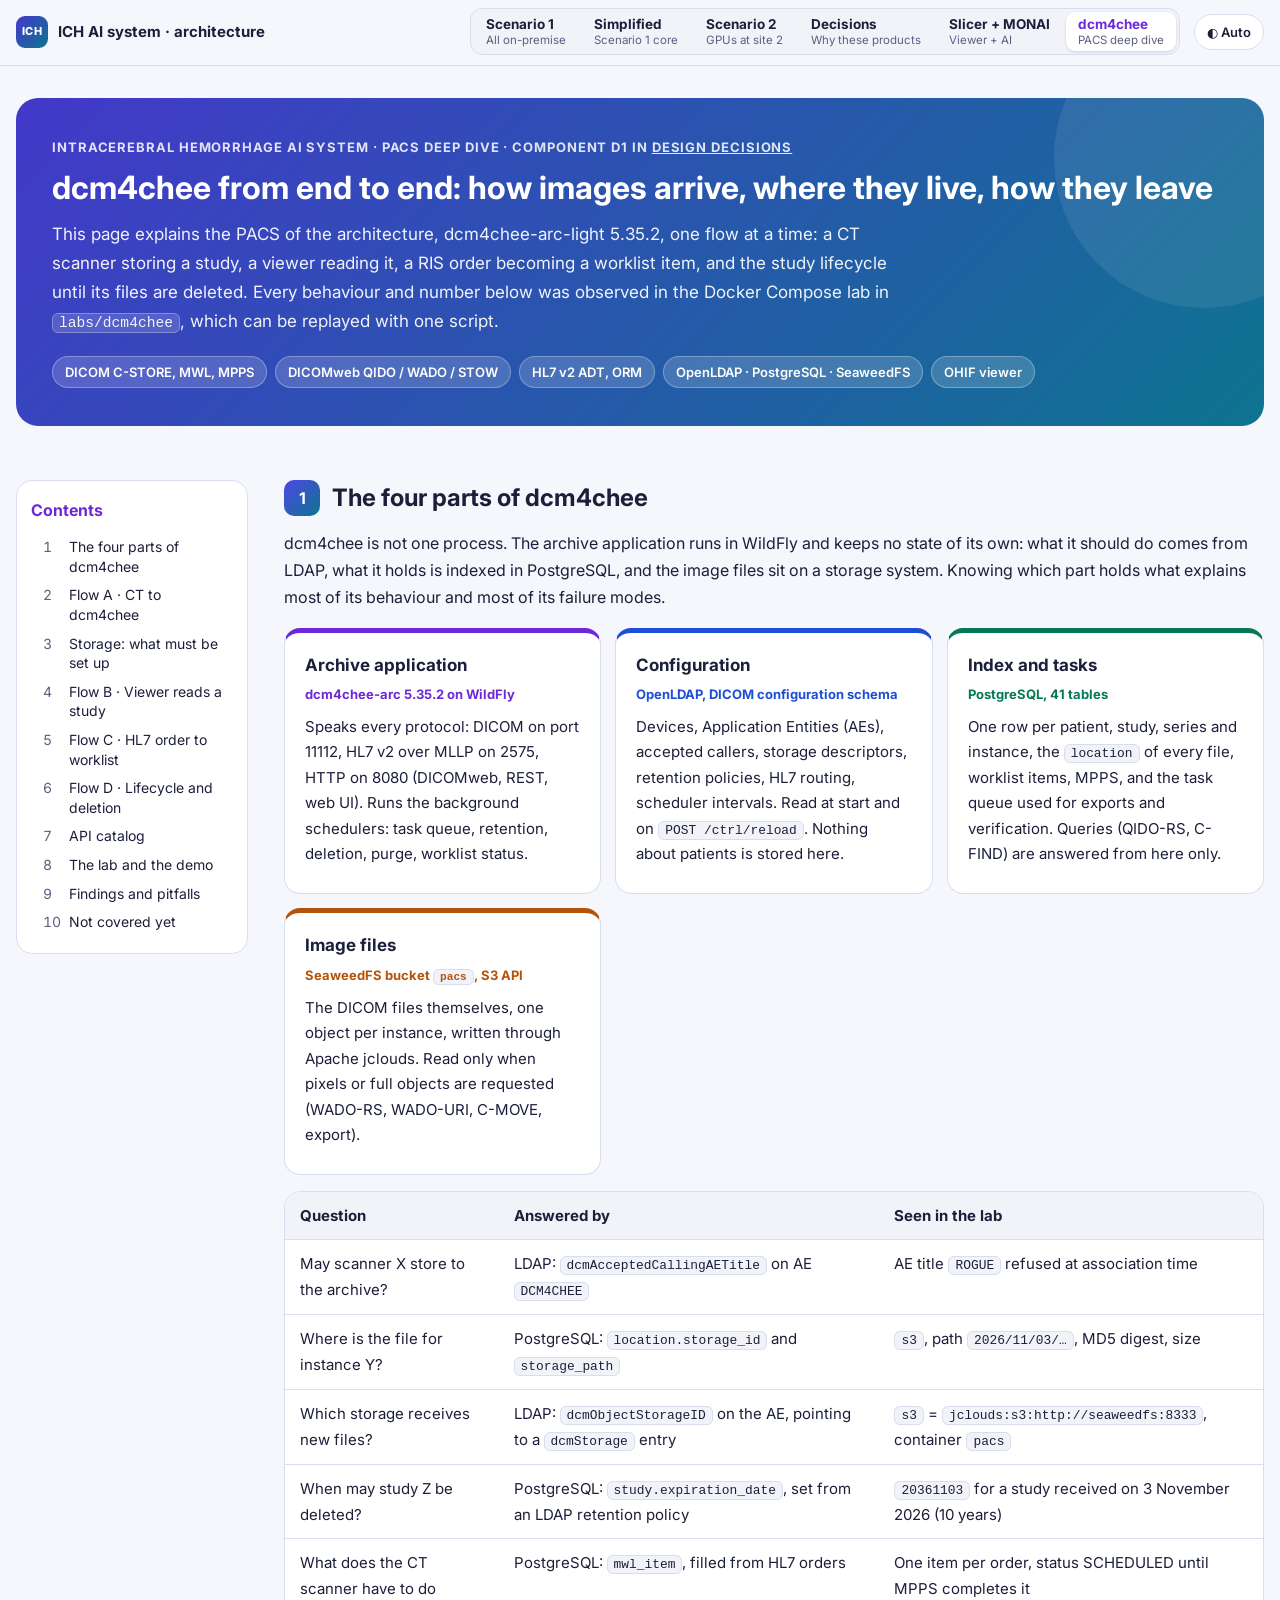
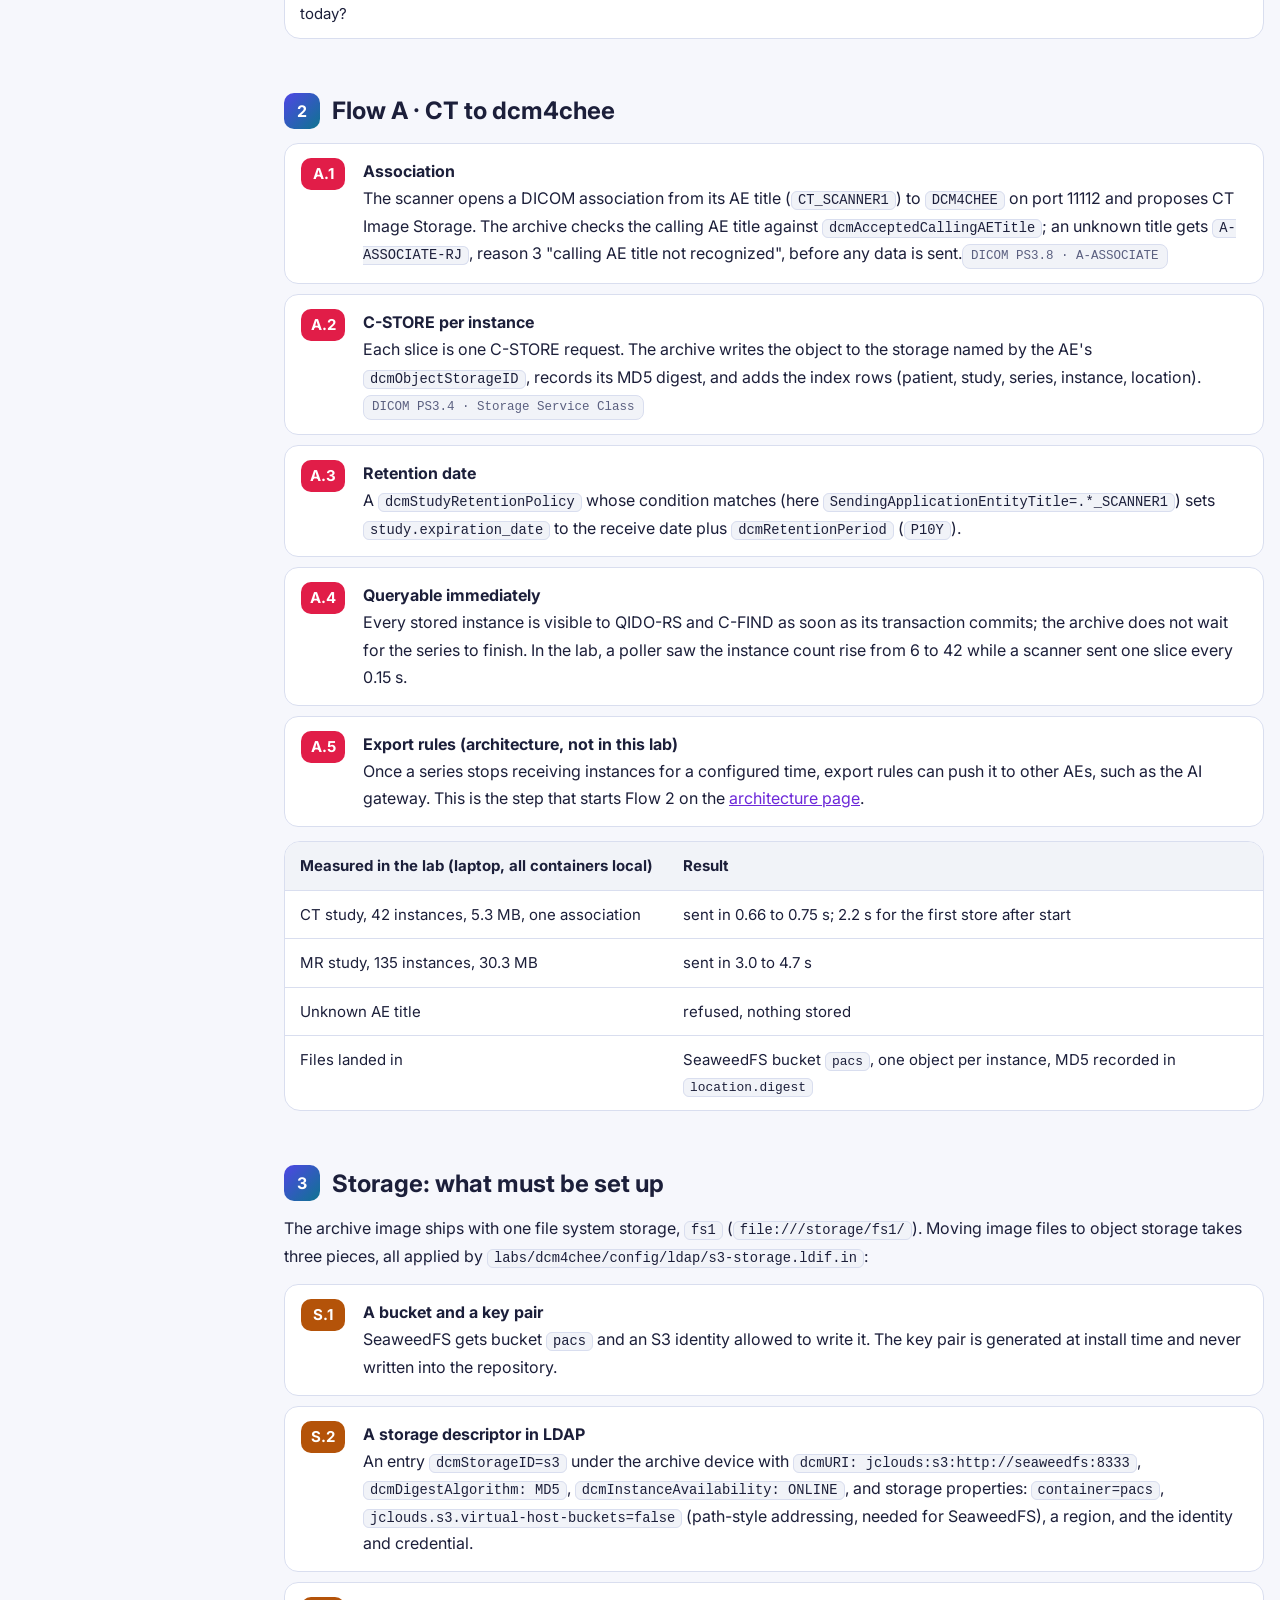
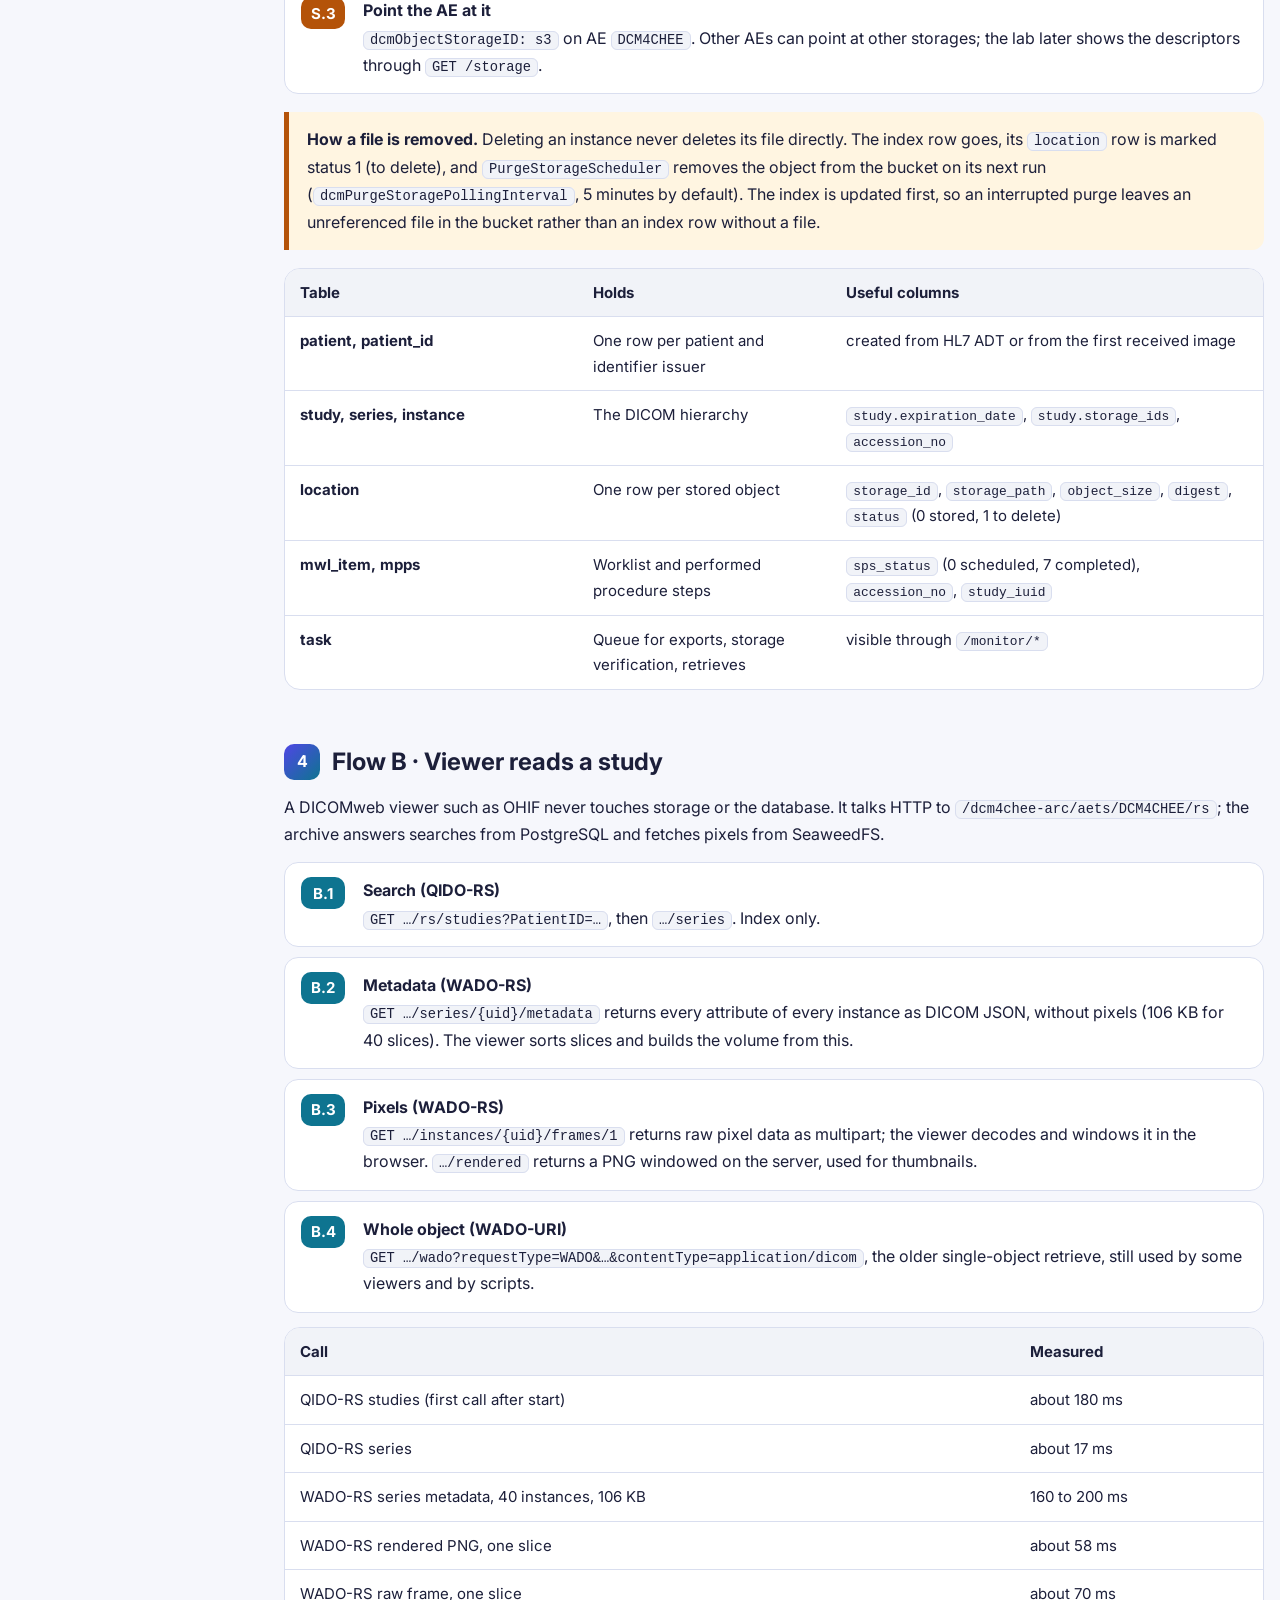
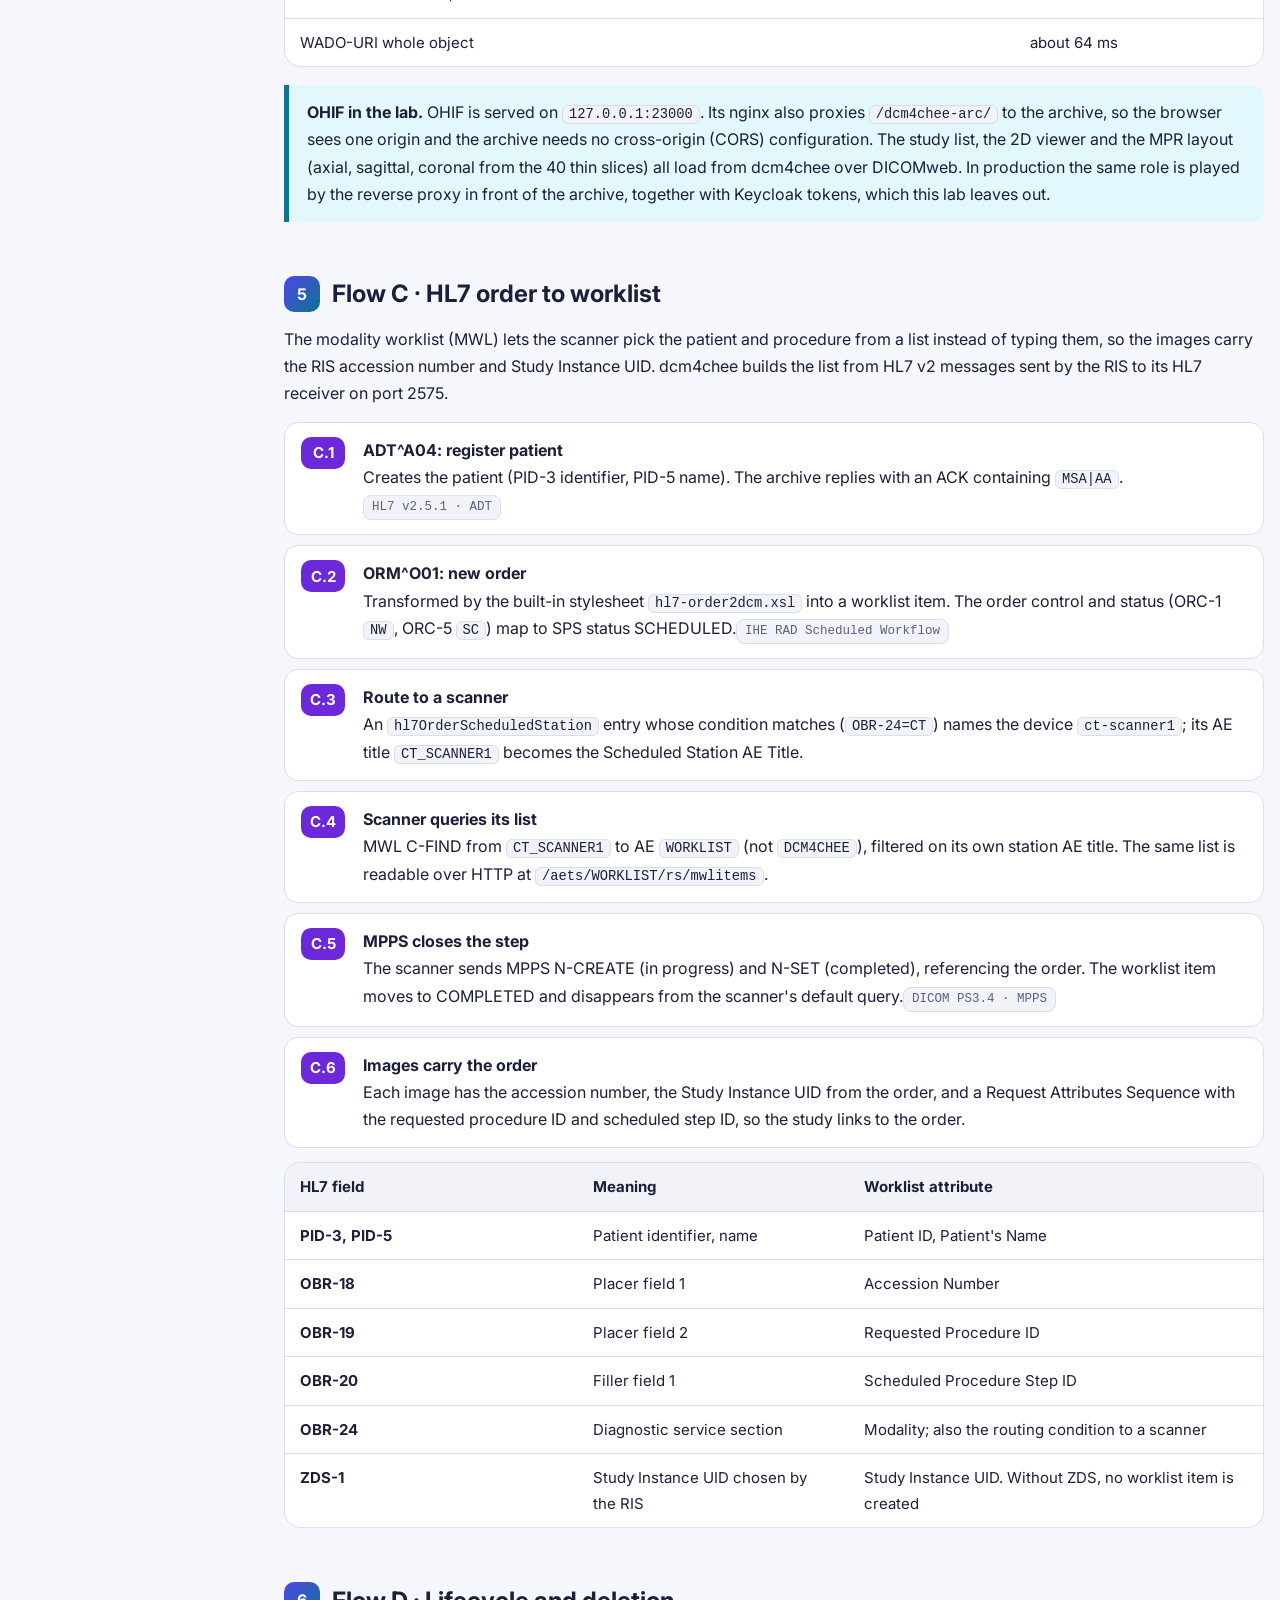
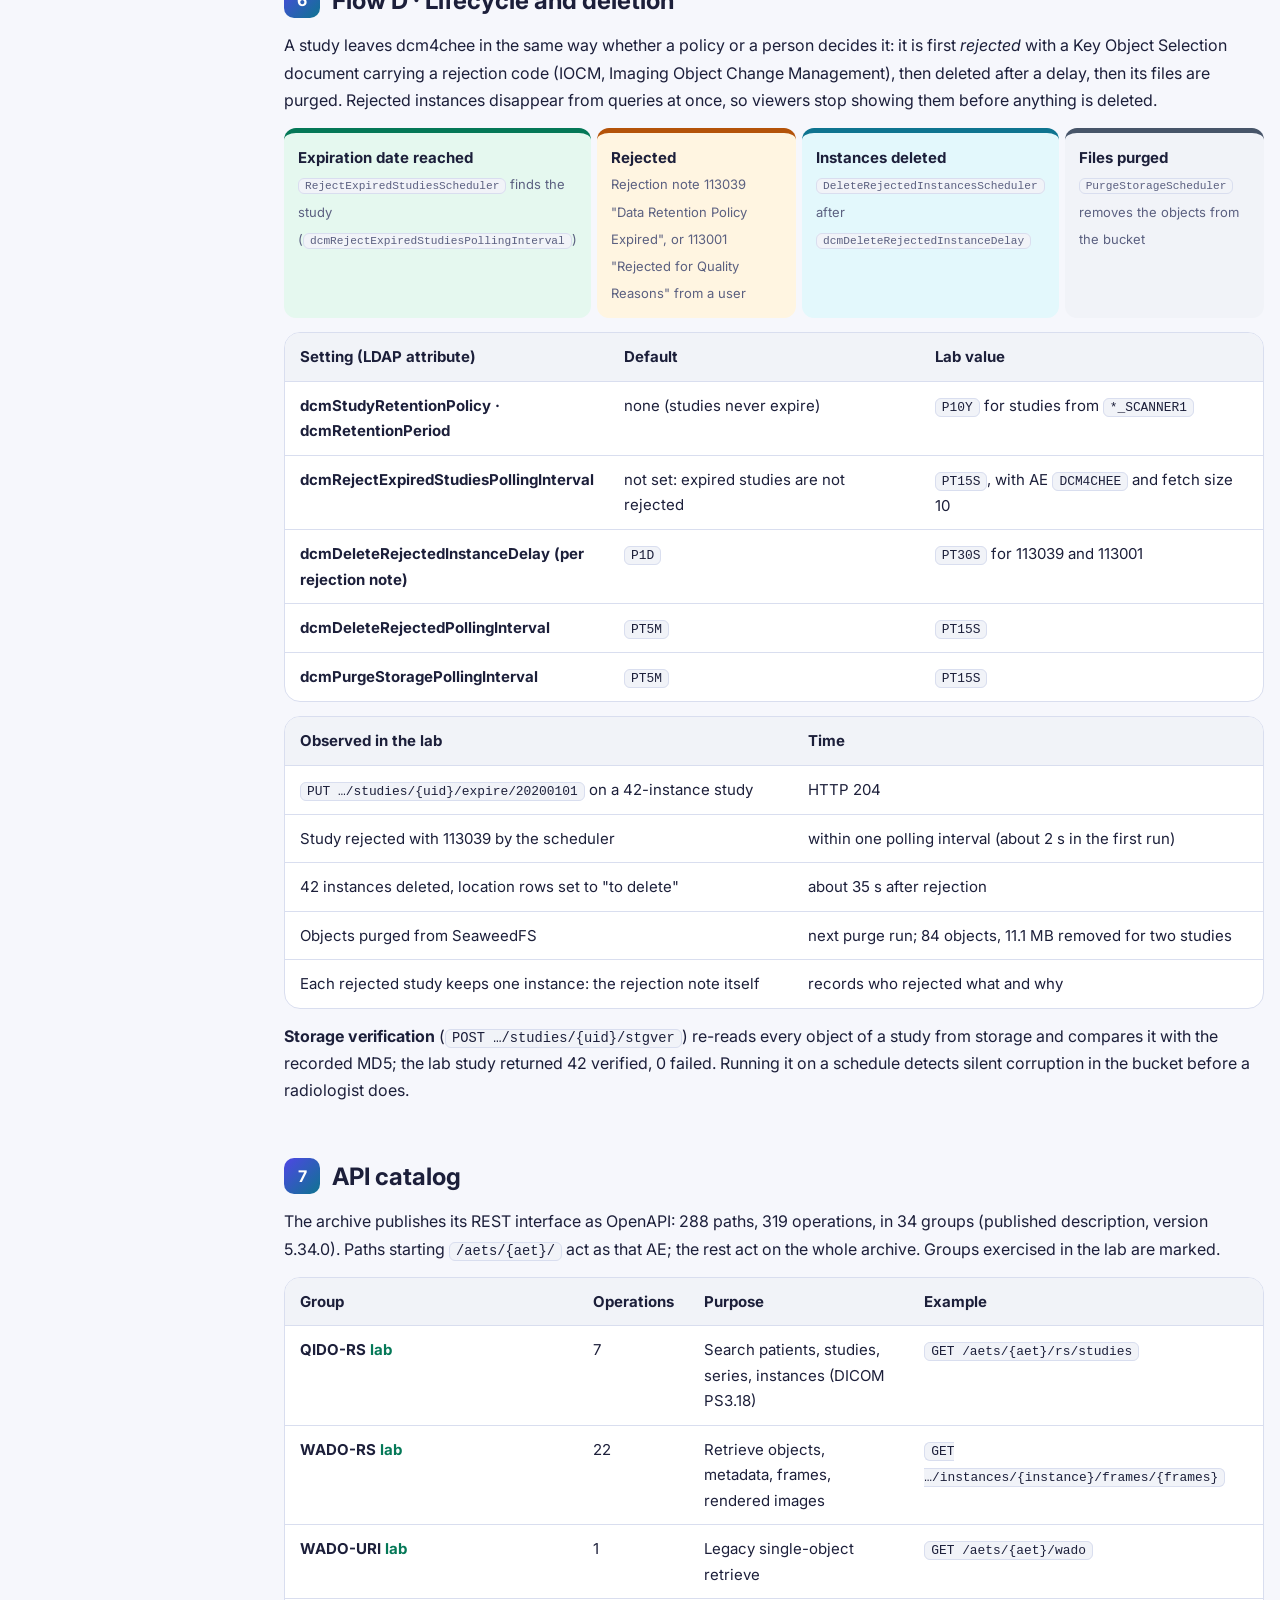
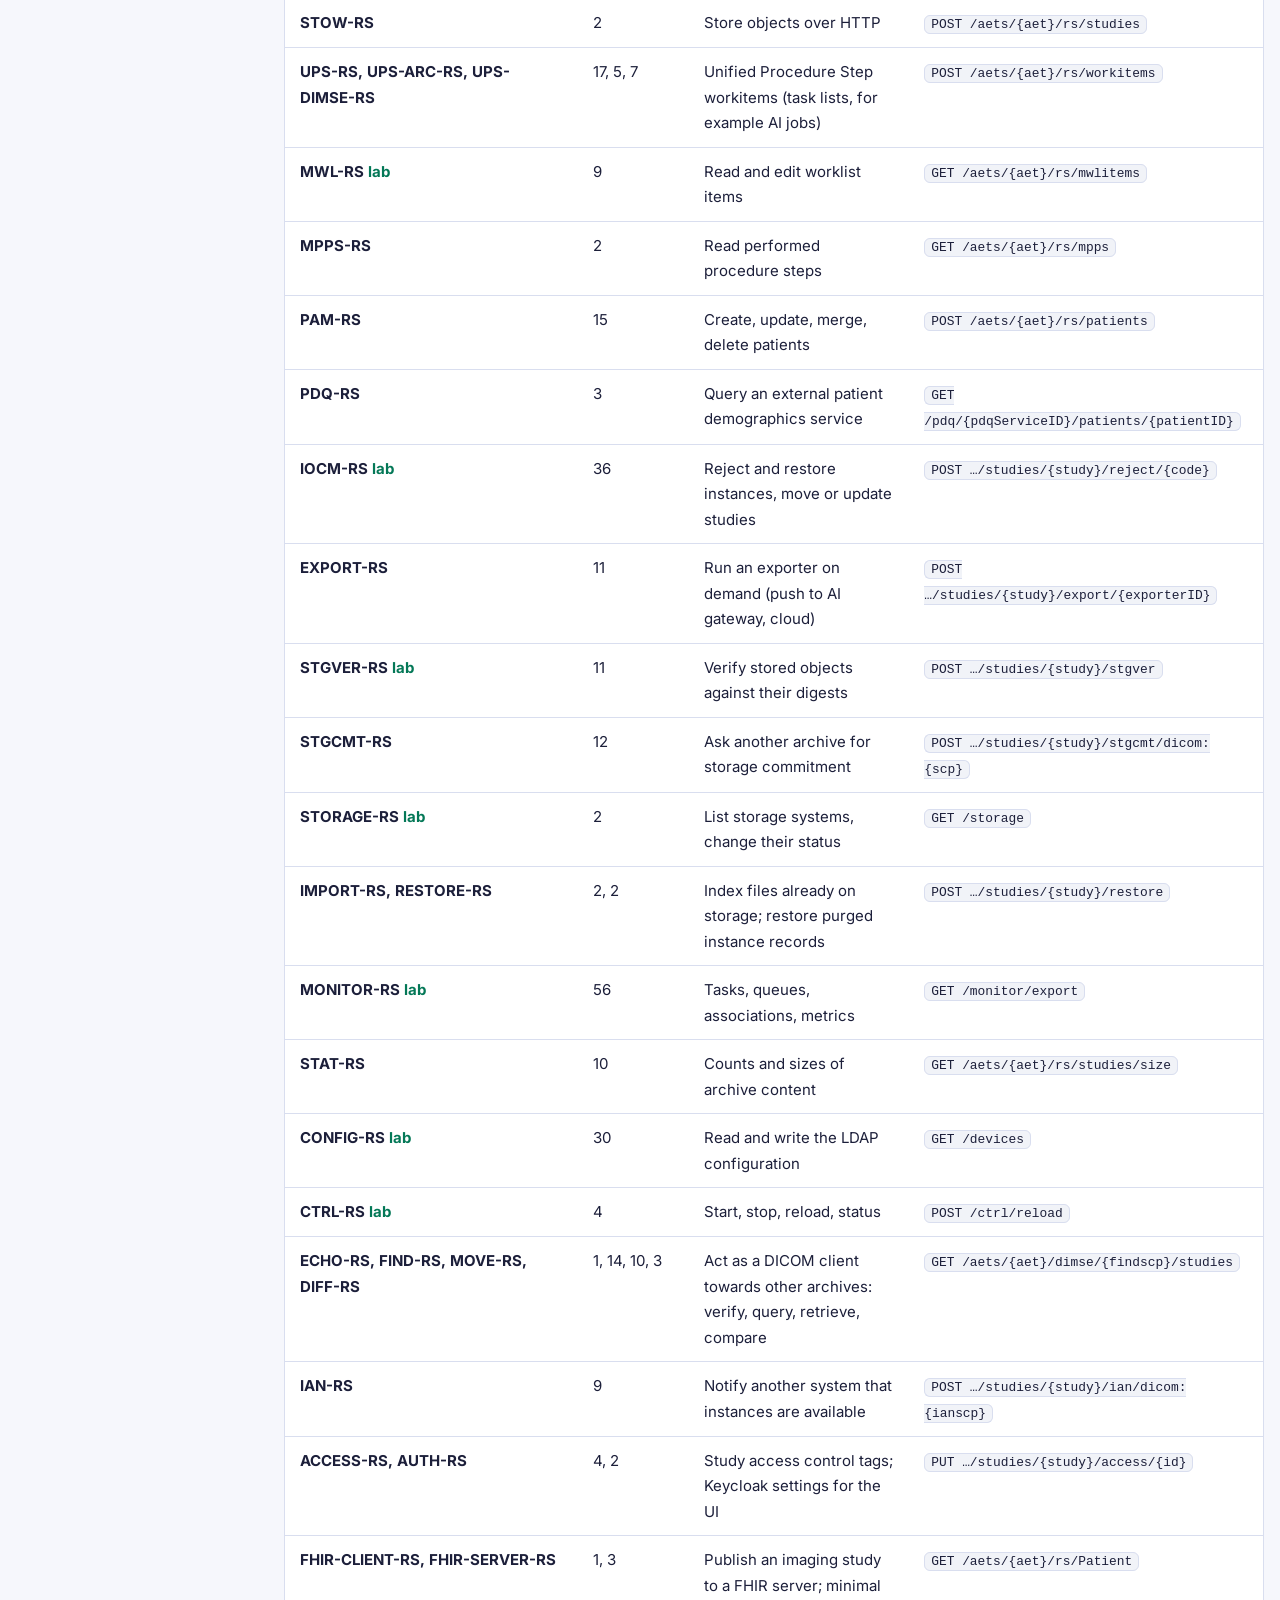
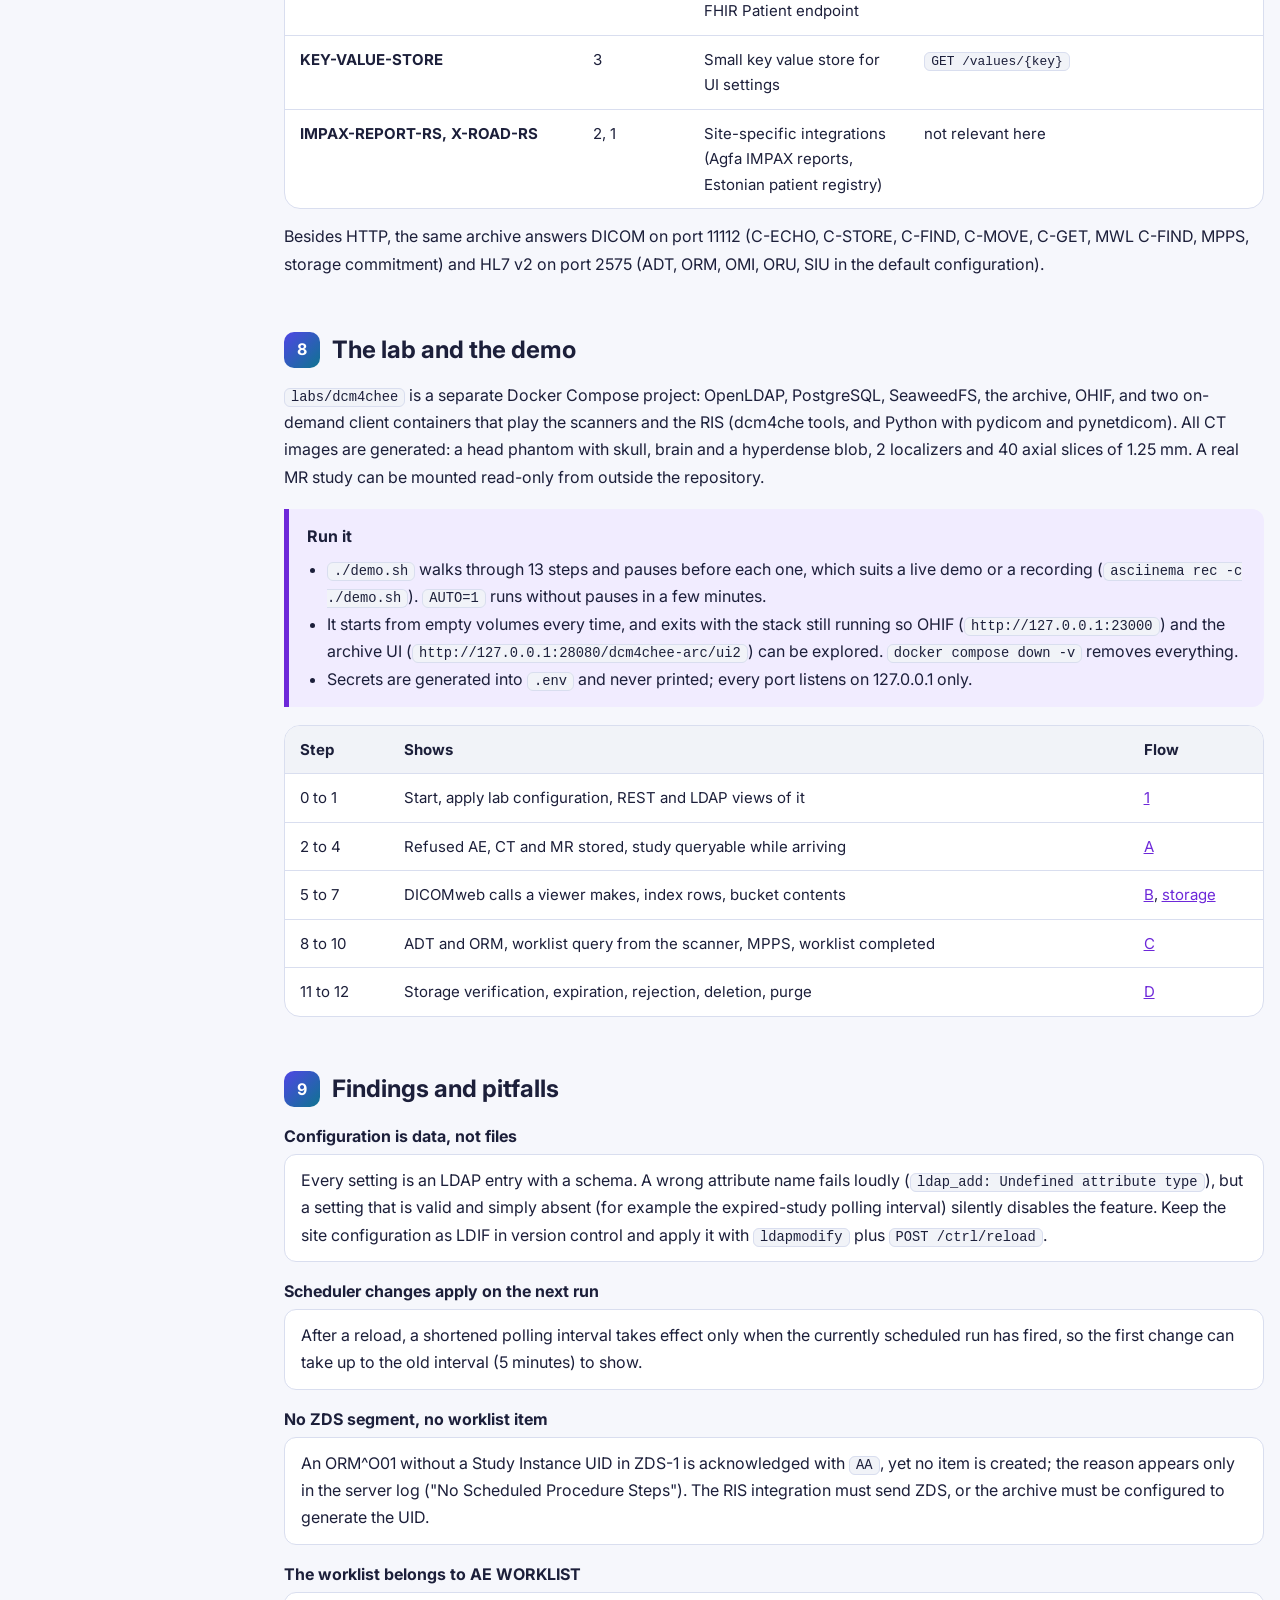
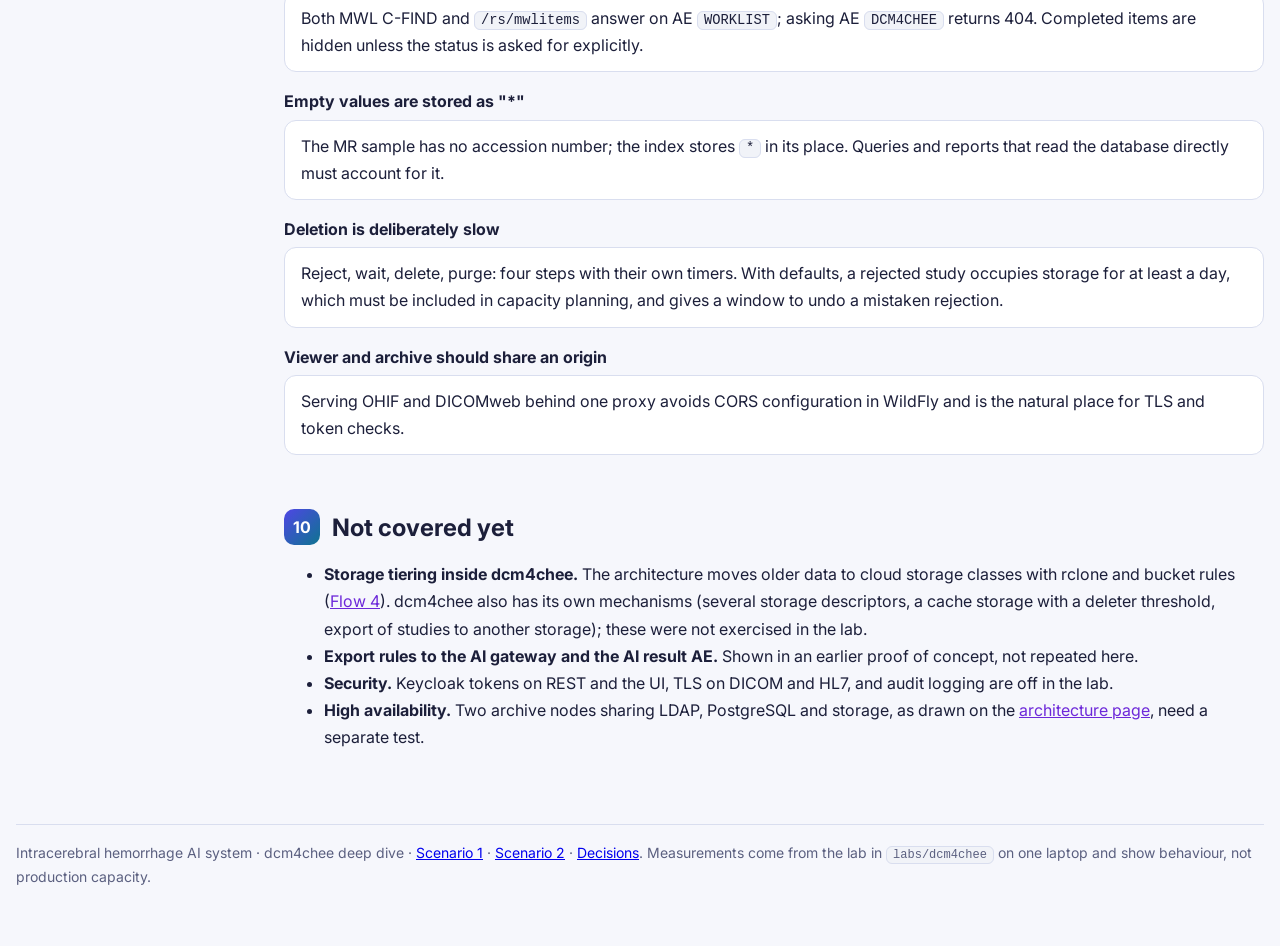
<file: dcm4chee.html>
<!doctype html>
<html lang="en"><head><meta charset="utf-8"><meta name="viewport" content="width=device-width, initial-scale=1">
<title>ICH dcm4chee deep dive</title>
<link rel="preconnect" href="https://fonts.googleapis.com"><link href="https://fonts.googleapis.com/css2?family=Inter:wght@400;500;600;700&display=swap" rel="stylesheet">
<style>
:root{--bg:#f6f7fc;--card:#ffffff;--text:#1c1f3a;--muted:#5b6080;--border:#d9deef;--pill:#ffffff;
--blue:#1d4ed8;--blue-s:#e6efff;--blue-h:#d3e2ff;
--violet:#6d28d9;--violet-s:#f1ecff;--violet-h:#e2d8ff;
--pink:#be185d;--pink-s:#fdedf5;--pink-h:#fbd5e8;
--emerald:#047857;--emerald-s:#e5f8ef;--emerald-h:#c8f0dd;
--amber:#b45309;--amber-s:#fff5e1;--amber-h:#fde5b3;
--cyan:#0e7490;--cyan-s:#e3f8fc;--cyan-h:#c2eef7;
--slate:#475569;--slate-s:#f1f3f8;--slate-h:#e0e5ef;
--rose:#e11d48;}
@media (prefers-color-scheme: dark){:root:not([data-theme="light"]){--bg:#0e1124;--card:#171b34;--text:#eceefb;--muted:#a3a8c8;--border:#2c3257;--pill:#171b34;
--blue:#93c5fd;--blue-s:#14213f;--blue-h:#1b3160;--violet:#c4b5fd;--violet-s:#1d1838;--violet-h:#33255f;
--pink:#f9a8d4;--pink-s:#2a1324;--pink-h:#4a1a3a;--emerald:#6ee7b7;--emerald-s:#0f2a24;--emerald-h:#0f3b2e;
--amber:#fcd34d;--amber-s:#2c210b;--amber-h:#42300a;--cyan:#67e8f9;--cyan-s:#0f2a33;--cyan-h:#123b46;
--slate:#cbd5e1;--slate-s:#1a1f36;--slate-h:#2a3150;--rose:#fb7185;}}
:root[data-theme="dark"]{--bg:#0e1124;--card:#171b34;--text:#eceefb;--muted:#a3a8c8;--border:#2c3257;--pill:#171b34;
--blue:#93c5fd;--blue-s:#14213f;--blue-h:#1b3160;--violet:#c4b5fd;--violet-s:#1d1838;--violet-h:#33255f;
--pink:#f9a8d4;--pink-s:#2a1324;--pink-h:#4a1a3a;--emerald:#6ee7b7;--emerald-s:#0f2a24;--emerald-h:#0f3b2e;
--amber:#fcd34d;--amber-s:#2c210b;--amber-h:#42300a;--cyan:#67e8f9;--cyan-s:#0f2a33;--cyan-h:#123b46;
--slate:#cbd5e1;--slate-s:#1a1f36;--slate-h:#2a3150;--rose:#fb7185;}

.bg{fill:var(--card)}
.h1{fill:var(--text);font-size:22px;font-weight:700}
.h2{fill:var(--muted);font-size:14px}
.lane{stroke:none}
.f-slate{fill:var(--slate-s)}.f-blue{fill:var(--blue-s)}.f-violet{fill:var(--violet-s)}.f-pink{fill:var(--pink-s)}.f-emerald{fill:var(--emerald-s)}.f-amber{fill:var(--amber-s)}.f-cyan{fill:var(--cyan-s)}
.h-slate{fill:var(--slate-h)}.h-blue{fill:var(--blue-h)}.h-violet{fill:var(--violet-h)}.h-pink{fill:var(--pink-h)}.h-emerald{fill:var(--emerald-h)}.h-amber{fill:var(--amber-h)}.h-cyan{fill:var(--cyan-h)}
.t-slate{fill:var(--slate)}.t-blue{fill:var(--blue)}.t-violet{fill:var(--violet)}.t-pink{fill:var(--pink)}.t-emerald{fill:var(--emerald)}.t-amber{fill:var(--amber)}.t-cyan{fill:var(--cyan)}
.lt{font-size:16px;font-weight:700}.ls{font-size:12.5px;font-weight:600;opacity:.85}
.frame{fill:none;stroke:var(--border);stroke-width:1}
.bx,.cy,.cyt{fill:var(--card);stroke-width:1.6}
.cyt{fill:var(--card)}
.s-slate{stroke:var(--slate)}.s-blue{stroke:var(--blue)}.s-violet{stroke:var(--violet)}.s-pink{stroke:var(--pink)}.s-emerald{stroke:var(--emerald)}.s-amber{stroke:var(--amber)}.s-cyan{stroke:var(--cyan)}
.bt{fill:var(--text);font-size:13.5px;font-weight:700}
.bs{fill:var(--muted);font-size:11.5px}
.abs{stroke-width:2;stroke-dasharray:8 5}
.af-violet{fill:var(--violet-s)}.af-pink{fill:var(--pink-s)}
.big{font-size:16px}
.tagbg{stroke:none}.tagt{font-size:10.5px;font-weight:700;letter-spacing:.04em}
.grp{fill:none;stroke:var(--emerald);stroke-width:1.3;stroke-dasharray:6 4}
.grpt{fill:var(--emerald);font-size:12px;font-weight:700}
.a.loop{stroke:var(--violet);stroke-width:1.8;stroke-dasharray:3 4}
.lbv{fill:var(--violet);font-size:11px;font-weight:600}
.note{fill:var(--muted);font-size:12.5px;font-style:italic}
.a{fill:none;stroke-linejoin:round;stroke-linecap:round}
.a.crit{stroke:var(--rose);stroke-width:2.4}
.a.ai{stroke:var(--violet);stroke-width:2.2}
.a.flow{stroke:var(--muted);stroke-width:1.6}
.a.bak{stroke:var(--amber);stroke-width:2.8}
.a.rest{stroke:var(--cyan);stroke-width:2;stroke-dasharray:7 5}
.a.life{stroke:var(--cyan);stroke-width:2;stroke-dasharray:2 4}
.pill{fill:var(--pill);stroke:var(--border);stroke-width:.8;opacity:.96}
.lb{fill:var(--text);font-size:11px;font-weight:500}
.lbc{fill:var(--cyan);font-size:11px;font-weight:600}
.boundary{stroke:var(--cyan);stroke-width:2.5;stroke-dasharray:12 6}
.btag{fill:var(--cyan);font-size:12px;font-weight:700}
.legend{fill:var(--bg);stroke:var(--border)}
.lgh{fill:var(--text);font-size:15px;font-weight:700}
.lgt{fill:var(--text);font-size:13px}

*{box-sizing:border-box}
body{margin:0;background:var(--bg);color:var(--text);font-family:"Inter",system-ui,-apple-system,"Segoe UI",Roboto,sans-serif;line-height:1.7;font-size:16px}
.page{max-width:1180px;margin:0 auto;padding:32px 16px 80px}
.hero{background:linear-gradient(135deg,#4338ca,#0e7490);color:#fff;border-radius:22px;padding:38px 36px;position:relative;overflow:hidden}
.hero::after{content:"";position:absolute;right:-90px;top:-90px;width:300px;height:300px;border-radius:50%;background:rgba(255,255,255,.08)}
.hero .eyebrow{font-size:13px;letter-spacing:.07em;text-transform:uppercase;font-weight:700;opacity:.85;position:relative}
.hero h1{font-size:32px;line-height:1.25;margin:10px 0 12px;position:relative}
.hero p{font-size:17px;max-width:860px;opacity:.93;margin:0;position:relative}
.hero a{color:#fff}
.chips{display:flex;flex-wrap:wrap;gap:8px;margin-top:20px;position:relative}
.chips span{background:rgba(255,255,255,.16);border:1px solid rgba(255,255,255,.3);padding:4px 12px;border-radius:999px;font-size:13px;font-weight:600}
nav.toc{background:var(--card);border:1px solid var(--border);border-radius:16px;padding:18px 22px;margin:24px 0}
nav.toc b{color:var(--violet)}
nav.toc ol{margin:8px 0 0;padding-left:22px;columns:2;column-gap:36px}
nav.toc a{color:var(--text);text-decoration:none;border-bottom:1px dashed var(--border)}
nav.toc a:hover{color:var(--violet)}
h2.sec{font-size:24px;margin:54px 0 14px;display:flex;align-items:center;gap:12px;line-height:1.3}
h2.sec .n{flex:none;width:36px;height:36px;border-radius:10px;background:linear-gradient(135deg,#4f46e5,#0e7490);color:#fff;display:inline-flex;align-items:center;justify-content:center;font-size:16px;font-weight:700}
p{margin:8px 0}
code{font-family:ui-monospace,Menlo,Consolas,monospace;font-size:.86em;background:var(--slate-s);border:1px solid var(--border);padding:1px 6px;border-radius:6px}
.figure{background:var(--card);border:1px solid var(--border);border-radius:18px;padding:14px;margin:16px 0}
.figscroll{overflow-x:auto;border-radius:12px}
#arch{display:block;width:100%;min-width:1100px;height:auto}
#arch .a[data-g]{transition:opacity .25s}
#arch[data-focus] .a[data-g]{opacity:.1}
#arch[data-focus="clinical"] .a[data-g="clinical"],#arch[data-focus="triage"] .a[data-g="triage"],#arch[data-focus="ai"] .a[data-g="ai"],#arch[data-focus="backup"] .a[data-g="backup"],#arch[data-focus="restore"] .a[data-g="restore"]{opacity:1}
.focusbar{display:flex;flex-wrap:wrap;gap:8px;align-items:center;margin:4px 4px 12px}
.focusbar span{font-size:14px;color:var(--muted);margin-right:4px}
.focusbar button{font:inherit;font-size:14px;font-weight:600;padding:6px 14px;border-radius:999px;border:1px solid var(--border);background:var(--bg);color:var(--text);cursor:pointer}
.focusbar button[aria-pressed="true"]{background:var(--text);color:var(--card);border-color:var(--text)}
.figcap{font-size:14px;color:var(--muted);margin:10px 4px 0}
.grid{display:grid;grid-template-columns:repeat(auto-fit,minmax(250px,1fr));gap:14px;margin:16px 0}
.card{background:var(--card);border:1px solid var(--border);border-radius:16px;padding:18px 20px;border-top-width:5px}
.card h4{margin:0 0 4px;font-size:17px}
.card .v{font-size:13px;font-weight:700;margin-bottom:6px}
.card p{font-size:15px;color:var(--text)}
.c-slate{border-top-color:var(--slate)}.c-blue{border-top-color:var(--blue)}.c-violet{border-top-color:var(--violet)}.c-pink{border-top-color:var(--pink)}.c-emerald{border-top-color:var(--emerald)}.c-amber{border-top-color:var(--amber)}.c-cyan{border-top-color:var(--cyan)}
.tc-slate{color:var(--slate)}.tc-blue{color:var(--blue)}.tc-violet{color:var(--violet)}.tc-pink{color:var(--pink)}.tc-emerald{color:var(--emerald)}.tc-amber{color:var(--amber)}.tc-cyan{color:var(--cyan)}.tc-rose{color:var(--rose)}
.tbl{overflow-x:auto;margin:14px 0;border:1px solid var(--border);border-radius:16px;background:var(--card)}
table{border-collapse:collapse;width:100%;font-size:15px}
th,td{text-align:left;padding:11px 15px;border-bottom:1px solid var(--border);vertical-align:top}
th{background:var(--slate-s);font-weight:700;white-space:nowrap}
tr:last-child td{border-bottom:none}
td.k{font-weight:700;white-space:nowrap}
.pilltag{display:inline-block;font-size:12px;font-weight:700;padding:2px 10px;border-radius:999px;background:var(--slate-s);border:1px solid var(--border);white-space:nowrap}
ol.flow{list-style:none;counter-reset:f;padding:0;margin:14px 0;position:relative}
ol.flow>li{counter-increment:f;position:relative;padding:14px 18px 14px 66px;background:var(--card);border:1px solid var(--border);border-radius:14px;margin:10px 0}
ol.flow>li::before{content:var(--fp,"") counter(f);position:absolute;left:16px;top:14px;width:32px;height:32px;border-radius:10px;color:#fff;font-weight:700;display:flex;align-items:center;justify-content:center;font-size:15px;background:var(--fc)}
ol.flow>li b.t{display:block}
ol.flow>li .pr{display:inline-block;margin-top:4px;font-family:ui-monospace,Menlo,Consolas,monospace;font-size:12.5px;color:var(--muted);background:var(--slate-s);border:1px solid var(--border);border-radius:8px;padding:1px 8px}
.f-clin{--fc:var(--rose)}.f-tri{--fc:var(--violet)}.f-ai{--fc:var(--pink)}.f-bak{--fc:var(--amber)}.f-rest{--fc:var(--cyan)}
.callout{border-left:5px solid var(--violet);background:var(--violet-s);padding:14px 18px;border-radius:0 12px 12px 0;margin:18px 0}
.callout.amber{border-left-color:var(--amber);background:var(--amber-s)}
.callout.cyan{border-left-color:var(--cyan);background:var(--cyan-s)}
.callout.rose{border-left-color:var(--rose);background:var(--blue-s)}
.callout ul{margin:6px 0 0;padding-left:20px}
.timeline{display:grid;grid-template-columns:repeat(4,1fr);gap:6px;margin:14px 0}
.timeline div{border-radius:12px;padding:12px 14px;border-top:5px solid}
.timeline b{display:block;font-size:15px}.timeline span{font-size:13px;color:var(--muted)}
.t1{background:var(--emerald-s);border-color:var(--emerald)!important}.t2{background:var(--amber-s);border-color:var(--amber)!important}.t3{background:var(--cyan-s);border-color:var(--cyan)!important}.t4{background:var(--slate-s);border-color:var(--slate)!important}
footer{margin-top:56px;padding-top:16px;border-top:1px solid var(--border);font-size:14px;color:var(--muted)}
@media (max-width:700px){.hero{padding:26px 20px}.hero h1{font-size:25px}nav.toc ol{columns:1}.timeline{grid-template-columns:1fr 1fr}ol.flow>li{padding-left:58px}}
.stepb circle{stroke:var(--card);stroke-width:2}
.stepb text{fill:#fff;font-size:10.5px;font-weight:700}
.sb-clin circle{fill:var(--rose)}.sb-tri circle{fill:var(--violet)}.sb-ai circle{fill:var(--pink)}.sb-bak circle{fill:var(--amber)}.sb-rest circle{fill:var(--cyan)}
#arch .stepb[data-g]{transition:opacity .25s}
#arch[data-focus] .stepb[data-g]{opacity:.12}
#arch[data-focus="clinical"] .stepb[data-g="clinical"],#arch[data-focus="triage"] .stepb[data-g="triage"],#arch[data-focus="ai"] .stepb[data-g="ai"],#arch[data-focus="backup"] .stepb[data-g="backup"],#arch[data-focus="restore"] .stepb[data-g="restore"]{opacity:1}
.f-clin{--fp:"1."}.f-tri{--fp:"2."}.f-ai{--fp:"3."}.f-bak{--fp:"4."}
.y{color:var(--emerald);font-weight:700}.n{color:var(--rose);font-weight:700}.p{color:var(--amber);font-weight:700}.o{color:var(--cyan);font-weight:700}
td.win{background:var(--emerald-s)}
th.win{background:var(--emerald-h)}
.adr{display:grid;grid-template-columns:repeat(auto-fit,minmax(260px,1fr));gap:14px;margin:16px 0}
dl.qa{margin:14px 0}
dl.qa dt{font-weight:700;margin-top:16px}
dl.qa dd{margin:4px 0 0;padding:12px 16px;background:var(--card);border:1px solid var(--border);border-radius:12px}
ol.src{font-size:14.5px;padding-left:22px}
main a{color:var(--violet)}
.tbl.wide table{min-width:760px;table-layout:fixed}
.tbl.wide th:first-child{width:28%}
.tbl td.k{white-space:normal;width:30%;min-width:140px}
h3.dec{font-size:20px;line-height:1.35;margin:40px 0 8px;scroll-margin-top:72px;display:flex;align-items:center;gap:10px}
.dn{flex:none;font-size:12.5px;font-weight:700;padding:3px 9px;border-radius:8px;background:var(--violet-s);color:var(--violet);border:1px solid var(--violet-h)}
.dn.open{background:var(--cyan-s);color:var(--cyan);border-color:var(--cyan-h)}
.idx table{min-width:860px}
.idx td:first-child{white-space:nowrap}
.idx a{font-weight:700;text-decoration:none}
ol.flow>li.f-dec{--fc:var(--violet);--fp:""}
.hero code{background:rgba(255,255,255,.16);color:#fff;border-color:rgba(255,255,255,.3)}
ol.flow>li.fa{--fc:var(--rose);--fp:"A."}ol.flow>li.fs{--fc:var(--amber);--fp:"S."}ol.flow>li.fb{--fc:var(--cyan);--fp:"B."}ol.flow>li.fc{--fc:var(--violet);--fp:"C."}
ol.flow>li::before{width:auto;min-width:32px;padding:0 6px}
ol.flow>li{padding-left:78px}
</style>
<link rel="stylesheet" href="assets/site.css">
<script>try{var t=localStorage.getItem("ich-theme");if(t)document.documentElement.setAttribute("data-theme",t)}catch(e){}</script>
</head><body>
<header class="topbar"><div class="topbar-in">
  <a class="brand" href="index.html"><span class="logo">ICH</span><span class="brand-t">ICH AI system · architecture</span></a>
  <nav class="scen" aria-label="Deployment scenario">
    <a href="index.html"><b>Scenario 1</b><span>All on-premise</span></a>
    <a href="simplified.html"><b>Simplified</b><span>Scenario 1 core</span></a>
    <a href="scenario2.html"><b>Scenario 2</b><span>GPUs at site 2</span></a>
    <a href="decisions.html"><b>Decisions</b><span>Why these products</span></a>
    <a href="slicer.html"><b>Slicer + MONAI</b><span>Viewer + AI</span></a>
    <a href="dcm4chee.html" aria-current="page"><b>dcm4chee</b><span>PACS deep dive</span></a>
  </nav>
  <button class="theme-btn" type="button">◐ <span class="tl">Auto</span></button>
</div><div class="progress"><span></span></div></header>
<div class="page">
<header class="hero">
  <div class="eyebrow">Intracerebral hemorrhage AI system · PACS deep dive · component D1 in <a href="decisions.html#d1">design decisions</a></div>
  <h1>dcm4chee from end to end: how images arrive, where they live, how they leave</h1>
  <p>This page explains the PACS of the architecture, dcm4chee-arc-light 5.35.2, one flow at a time: a CT scanner storing a study, a viewer reading it, a RIS order becoming a worklist item, and the study lifecycle until its files are deleted. Every behaviour and number below was observed in the Docker Compose lab in <code>labs/dcm4chee</code>, which can be replayed with one script.</p>
  <div class="chips"><span>DICOM C-STORE, MWL, MPPS</span><span>DICOMweb QIDO / WADO / STOW</span><span>HL7 v2 ADT, ORM</span><span>OpenLDAP · PostgreSQL · SeaweedFS</span><span>OHIF viewer</span></div>
</header>

<div class="layout">
<nav class="toc"><b>Contents</b><ol>
<li><a href="#parts">The four parts of dcm4chee</a></li>
<li><a href="#store">Flow A · CT to dcm4chee</a></li>
<li><a href="#storage">Storage: what must be set up</a></li>
<li><a href="#read">Flow B · Viewer reads a study</a></li>
<li><a href="#order">Flow C · HL7 order to worklist</a></li>
<li><a href="#life">Flow D · Lifecycle and deletion</a></li>
<li><a href="#api">API catalog</a></li>
<li><a href="#lab">The lab and the demo</a></li>
<li><a href="#lessons">Findings and pitfalls</a></li>
<li><a href="#open">Not covered yet</a></li>
</ol></nav>
<main>

<h2 class="sec" id="parts"><span class="n">1</span>The four parts of dcm4chee</h2>
<p>dcm4chee is not one process. The archive application runs in WildFly and keeps no state of its own: what it should do comes from LDAP, what it holds is indexed in PostgreSQL, and the image files sit on a storage system. Knowing which part holds what explains most of its behaviour and most of its failure modes.</p>
<div class="grid">
<div class="card c-violet"><h4>Archive application</h4><div class="v tc-violet">dcm4chee-arc 5.35.2 on WildFly</div><p>Speaks every protocol: DICOM on port 11112, HL7 v2 over MLLP on 2575, HTTP on 8080 (DICOMweb, REST, web UI). Runs the background schedulers: task queue, retention, deletion, purge, worklist status.</p></div>
<div class="card c-blue"><h4>Configuration</h4><div class="v tc-blue">OpenLDAP, DICOM configuration schema</div><p>Devices, Application Entities (AEs), accepted callers, storage descriptors, retention policies, HL7 routing, scheduler intervals. Read at start and on <code>POST /ctrl/reload</code>. Nothing about patients is stored here.</p></div>
<div class="card c-emerald"><h4>Index and tasks</h4><div class="v tc-emerald">PostgreSQL, 41 tables</div><p>One row per patient, study, series and instance, the <code>location</code> of every file, worklist items, MPPS, and the task queue used for exports and verification. Queries (QIDO-RS, C-FIND) are answered from here only.</p></div>
<div class="card c-amber"><h4>Image files</h4><div class="v tc-amber">SeaweedFS bucket <code>pacs</code>, S3 API</div><p>The DICOM files themselves, one object per instance, written through Apache jclouds. Read only when pixels or full objects are requested (WADO-RS, WADO-URI, C-MOVE, export).</p></div>
</div>
<div class="tbl"><table>
<tr><th>Question</th><th>Answered by</th><th>Seen in the lab</th></tr>
<tr><td>May scanner X store to the archive?</td><td>LDAP: <code>dcmAcceptedCallingAETitle</code> on AE <code>DCM4CHEE</code></td><td>AE title <code>ROGUE</code> refused at association time</td></tr>
<tr><td>Where is the file for instance Y?</td><td>PostgreSQL: <code>location.storage_id</code> and <code>storage_path</code></td><td><code>s3</code>, path <code>2026/11/03/…</code>, MD5 digest, size</td></tr>
<tr><td>Which storage receives new files?</td><td>LDAP: <code>dcmObjectStorageID</code> on the AE, pointing to a <code>dcmStorage</code> entry</td><td><code>s3</code> = <code>jclouds:s3:http://seaweedfs:8333</code>, container <code>pacs</code></td></tr>
<tr><td>When may study Z be deleted?</td><td>PostgreSQL: <code>study.expiration_date</code>, set from an LDAP retention policy</td><td><code>20361103</code> for a study received on 3 November 2026 (10 years)</td></tr>
<tr><td>What does the CT scanner have to do today?</td><td>PostgreSQL: <code>mwl_item</code>, filled from HL7 orders</td><td>One item per order, status SCHEDULED until MPPS completes it</td></tr>
</table></div>

<h2 class="sec" id="store"><span class="n">2</span>Flow A · CT to dcm4chee</h2>
<ol class="flow">
<li class="fa"><b class="t">Association</b>The scanner opens a DICOM association from its AE title (<code>CT_SCANNER1</code>) to <code>DCM4CHEE</code> on port 11112 and proposes CT Image Storage. The archive checks the calling AE title against <code>dcmAcceptedCallingAETitle</code>; an unknown title gets <code>A-ASSOCIATE-RJ</code>, reason 3 "calling AE title not recognized", before any data is sent.<span class="pr">DICOM PS3.8 · A-ASSOCIATE</span></li>
<li class="fa"><b class="t">C-STORE per instance</b>Each slice is one C-STORE request. The archive writes the object to the storage named by the AE's <code>dcmObjectStorageID</code>, records its MD5 digest, and adds the index rows (patient, study, series, instance, location).<span class="pr">DICOM PS3.4 · Storage Service Class</span></li>
<li class="fa"><b class="t">Retention date</b>A <code>dcmStudyRetentionPolicy</code> whose condition matches (here <code>SendingApplicationEntityTitle=.*_SCANNER1</code>) sets <code>study.expiration_date</code> to the receive date plus <code>dcmRetentionPeriod</code> (<code>P10Y</code>).</li>
<li class="fa"><b class="t">Queryable immediately</b>Every stored instance is visible to QIDO-RS and C-FIND as soon as its transaction commits; the archive does not wait for the series to finish. In the lab, a poller saw the instance count rise from 6 to 42 while a scanner sent one slice every 0.15 s.</li>
<li class="fa"><b class="t">Export rules (architecture, not in this lab)</b>Once a series stops receiving instances for a configured time, export rules can push it to other AEs, such as the AI gateway. This is the step that starts Flow 2 on the <a href="index.html#flow-triage">architecture page</a>.</li>
</ol>
<div class="tbl"><table>
<tr><th>Measured in the lab (laptop, all containers local)</th><th>Result</th></tr>
<tr><td>CT study, 42 instances, 5.3 MB, one association</td><td>sent in 0.66 to 0.75 s; 2.2 s for the first store after start</td></tr>
<tr><td>MR study, 135 instances, 30.3 MB</td><td>sent in 3.0 to 4.7 s</td></tr>
<tr><td>Unknown AE title</td><td>refused, nothing stored</td></tr>
<tr><td>Files landed in</td><td>SeaweedFS bucket <code>pacs</code>, one object per instance, MD5 recorded in <code>location.digest</code></td></tr>
</table></div>

<h2 class="sec" id="storage"><span class="n">3</span>Storage: what must be set up</h2>
<p>The archive image ships with one file system storage, <code>fs1</code> (<code>file:///storage/fs1/</code>). Moving image files to object storage takes three pieces, all applied by <code>labs/dcm4chee/config/ldap/s3-storage.ldif.in</code>:</p>
<ol class="flow">
<li class="fs"><b class="t">A bucket and a key pair</b>SeaweedFS gets bucket <code>pacs</code> and an S3 identity allowed to write it. The key pair is generated at install time and never written into the repository.</li>
<li class="fs"><b class="t">A storage descriptor in LDAP</b>An entry <code>dcmStorageID=s3</code> under the archive device with <code>dcmURI: jclouds:s3:http://seaweedfs:8333</code>, <code>dcmDigestAlgorithm: MD5</code>, <code>dcmInstanceAvailability: ONLINE</code>, and storage properties: <code>container=pacs</code>, <code>jclouds.s3.virtual-host-buckets=false</code> (path-style addressing, needed for SeaweedFS), a region, and the identity and credential.</li>
<li class="fs"><b class="t">Point the AE at it</b><code>dcmObjectStorageID: s3</code> on AE <code>DCM4CHEE</code>. Other AEs can point at other storages; the lab later shows the descriptors through <code>GET /storage</code>.</li>
</ol>
<div class="callout amber"><b>How a file is removed.</b> Deleting an instance never deletes its file directly. The index row goes, its <code>location</code> row is marked status 1 (to delete), and <code>PurgeStorageScheduler</code> removes the object from the bucket on its next run (<code>dcmPurgeStoragePollingInterval</code>, 5 minutes by default). The index is updated first, so an interrupted purge leaves an unreferenced file in the bucket rather than an index row without a file.</div>
<div class="tbl"><table>
<tr><th>Table</th><th>Holds</th><th>Useful columns</th></tr>
<tr><td class="k">patient, patient_id</td><td>One row per patient and identifier issuer</td><td>created from HL7 ADT or from the first received image</td></tr>
<tr><td class="k">study, series, instance</td><td>The DICOM hierarchy</td><td><code>study.expiration_date</code>, <code>study.storage_ids</code>, <code>accession_no</code></td></tr>
<tr><td class="k">location</td><td>One row per stored object</td><td><code>storage_id</code>, <code>storage_path</code>, <code>object_size</code>, <code>digest</code>, <code>status</code> (0 stored, 1 to delete)</td></tr>
<tr><td class="k">mwl_item, mpps</td><td>Worklist and performed procedure steps</td><td><code>sps_status</code> (0 scheduled, 7 completed), <code>accession_no</code>, <code>study_iuid</code></td></tr>
<tr><td class="k">task</td><td>Queue for exports, storage verification, retrieves</td><td>visible through <code>/monitor/*</code></td></tr>
</table></div>

<h2 class="sec" id="read"><span class="n">4</span>Flow B · Viewer reads a study</h2>
<p>A DICOMweb viewer such as OHIF never touches storage or the database. It talks HTTP to <code>/dcm4chee-arc/aets/DCM4CHEE/rs</code>; the archive answers searches from PostgreSQL and fetches pixels from SeaweedFS.</p>
<ol class="flow">
<li class="fb"><b class="t">Search (QIDO-RS)</b><code>GET …/rs/studies?PatientID=…</code>, then <code>…/series</code>. Index only.</li>
<li class="fb"><b class="t">Metadata (WADO-RS)</b><code>GET …/series/{uid}/metadata</code> returns every attribute of every instance as DICOM JSON, without pixels (106 KB for 40 slices). The viewer sorts slices and builds the volume from this.</li>
<li class="fb"><b class="t">Pixels (WADO-RS)</b><code>GET …/instances/{uid}/frames/1</code> returns raw pixel data as multipart; the viewer decodes and windows it in the browser. <code>…/rendered</code> returns a PNG windowed on the server, used for thumbnails.</li>
<li class="fb"><b class="t">Whole object (WADO-URI)</b><code>GET …/wado?requestType=WADO&amp;…&amp;contentType=application/dicom</code>, the older single-object retrieve, still used by some viewers and by scripts.</li>
</ol>
<div class="tbl"><table>
<tr><th>Call</th><th>Measured</th></tr>
<tr><td>QIDO-RS studies (first call after start)</td><td>about 180 ms</td></tr>
<tr><td>QIDO-RS series</td><td>about 17 ms</td></tr>
<tr><td>WADO-RS series metadata, 40 instances, 106 KB</td><td>160 to 200 ms</td></tr>
<tr><td>WADO-RS rendered PNG, one slice</td><td>about 58 ms</td></tr>
<tr><td>WADO-RS raw frame, one slice</td><td>about 70 ms</td></tr>
<tr><td>WADO-URI whole object</td><td>about 64 ms</td></tr>
</table></div>
<div class="callout cyan"><b>OHIF in the lab.</b> OHIF is served on <code>127.0.0.1:23000</code>. Its nginx also proxies <code>/dcm4chee-arc/</code> to the archive, so the browser sees one origin and the archive needs no cross-origin (CORS) configuration. The study list, the 2D viewer and the MPR layout (axial, sagittal, coronal from the 40 thin slices) all load from dcm4chee over DICOMweb. In production the same role is played by the reverse proxy in front of the archive, together with Keycloak tokens, which this lab leaves out.</div>

<h2 class="sec" id="order"><span class="n">5</span>Flow C · HL7 order to worklist</h2>
<p>The modality worklist (MWL) lets the scanner pick the patient and procedure from a list instead of typing them, so the images carry the RIS accession number and Study Instance UID. dcm4chee builds the list from HL7 v2 messages sent by the RIS to its HL7 receiver on port 2575.</p>
<ol class="flow">
<li class="fc"><b class="t">ADT^A04: register patient</b>Creates the patient (PID-3 identifier, PID-5 name). The archive replies with an ACK containing <code>MSA|AA</code>.<span class="pr">HL7 v2.5.1 · ADT</span></li>
<li class="fc"><b class="t">ORM^O01: new order</b>Transformed by the built-in stylesheet <code>hl7-order2dcm.xsl</code> into a worklist item. The order control and status (ORC-1 <code>NW</code>, ORC-5 <code>SC</code>) map to SPS status SCHEDULED.<span class="pr">IHE RAD Scheduled Workflow</span></li>
<li class="fc"><b class="t">Route to a scanner</b>An <code>hl7OrderScheduledStation</code> entry whose condition matches (<code>OBR-24=CT</code>) names the device <code>ct-scanner1</code>; its AE title <code>CT_SCANNER1</code> becomes the Scheduled Station AE Title.</li>
<li class="fc"><b class="t">Scanner queries its list</b>MWL C-FIND from <code>CT_SCANNER1</code> to AE <code>WORKLIST</code> (not <code>DCM4CHEE</code>), filtered on its own station AE title. The same list is readable over HTTP at <code>/aets/WORKLIST/rs/mwlitems</code>.</li>
<li class="fc"><b class="t">MPPS closes the step</b>The scanner sends MPPS N-CREATE (in progress) and N-SET (completed), referencing the order. The worklist item moves to COMPLETED and disappears from the scanner's default query.<span class="pr">DICOM PS3.4 · MPPS</span></li>
<li class="fc"><b class="t">Images carry the order</b>Each image has the accession number, the Study Instance UID from the order, and a Request Attributes Sequence with the requested procedure ID and scheduled step ID, so the study links to the order.</li>
</ol>
<div class="tbl"><table>
<tr><th>HL7 field</th><th>Meaning</th><th>Worklist attribute</th></tr>
<tr><td class="k">PID-3, PID-5</td><td>Patient identifier, name</td><td>Patient ID, Patient's Name</td></tr>
<tr><td class="k">OBR-18</td><td>Placer field 1</td><td>Accession Number</td></tr>
<tr><td class="k">OBR-19</td><td>Placer field 2</td><td>Requested Procedure ID</td></tr>
<tr><td class="k">OBR-20</td><td>Filler field 1</td><td>Scheduled Procedure Step ID</td></tr>
<tr><td class="k">OBR-24</td><td>Diagnostic service section</td><td>Modality; also the routing condition to a scanner</td></tr>
<tr><td class="k">ZDS-1</td><td>Study Instance UID chosen by the RIS</td><td>Study Instance UID. Without ZDS, no worklist item is created</td></tr>
</table></div>

<h2 class="sec" id="life"><span class="n">6</span>Flow D · Lifecycle and deletion</h2>
<p>A study leaves dcm4chee in the same way whether a policy or a person decides it: it is first <em>rejected</em> with a Key Object Selection document carrying a rejection code (IOCM, Imaging Object Change Management), then deleted after a delay, then its files are purged. Rejected instances disappear from queries at once, so viewers stop showing them before anything is deleted.</p>
<div class="timeline">
<div class="t1"><b>Expiration date reached</b><span><code>RejectExpiredStudiesScheduler</code> finds the study (<code>dcmRejectExpiredStudiesPollingInterval</code>)</span></div>
<div class="t2"><b>Rejected</b><span>Rejection note 113039 "Data Retention Policy Expired", or 113001 "Rejected for Quality Reasons" from a user</span></div>
<div class="t3"><b>Instances deleted</b><span><code>DeleteRejectedInstancesScheduler</code> after <code>dcmDeleteRejectedInstanceDelay</code></span></div>
<div class="t4"><b>Files purged</b><span><code>PurgeStorageScheduler</code> removes the objects from the bucket</span></div>
</div>
<div class="tbl"><table>
<tr><th>Setting (LDAP attribute)</th><th>Default</th><th>Lab value</th></tr>
<tr><td class="k">dcmStudyRetentionPolicy · dcmRetentionPeriod</td><td>none (studies never expire)</td><td><code>P10Y</code> for studies from <code>*_SCANNER1</code></td></tr>
<tr><td class="k">dcmRejectExpiredStudiesPollingInterval</td><td>not set: expired studies are not rejected</td><td><code>PT15S</code>, with AE <code>DCM4CHEE</code> and fetch size 10</td></tr>
<tr><td class="k">dcmDeleteRejectedInstanceDelay (per rejection note)</td><td><code>P1D</code></td><td><code>PT30S</code> for 113039 and 113001</td></tr>
<tr><td class="k">dcmDeleteRejectedPollingInterval</td><td><code>PT5M</code></td><td><code>PT15S</code></td></tr>
<tr><td class="k">dcmPurgeStoragePollingInterval</td><td><code>PT5M</code></td><td><code>PT15S</code></td></tr>
</table></div>
<div class="tbl"><table>
<tr><th>Observed in the lab</th><th>Time</th></tr>
<tr><td><code>PUT …/studies/{uid}/expire/20200101</code> on a 42-instance study</td><td>HTTP 204</td></tr>
<tr><td>Study rejected with 113039 by the scheduler</td><td>within one polling interval (about 2 s in the first run)</td></tr>
<tr><td>42 instances deleted, location rows set to "to delete"</td><td>about 35 s after rejection</td></tr>
<tr><td>Objects purged from SeaweedFS</td><td>next purge run; 84 objects, 11.1 MB removed for two studies</td></tr>
<tr><td>Each rejected study keeps one instance: the rejection note itself</td><td>records who rejected what and why</td></tr>
</table></div>
<p><b>Storage verification</b> (<code>POST …/studies/{uid}/stgver</code>) re-reads every object of a study from storage and compares it with the recorded MD5; the lab study returned 42 verified, 0 failed. Running it on a schedule detects silent corruption in the bucket before a radiologist does.</p>

<h2 class="sec" id="api"><span class="n">7</span>API catalog</h2>
<p>The archive publishes its REST interface as OpenAPI: 288 paths, 319 operations, in 34 groups (published description, version 5.34.0). Paths starting <code>/aets/{aet}/</code> act as that AE; the rest act on the whole archive. Groups exercised in the lab are marked.</p>
<div class="tbl"><table>
<tr><th>Group</th><th>Operations</th><th>Purpose</th><th>Example</th></tr>
<tr><td class="k">QIDO-RS <span class="y">lab</span></td><td>7</td><td>Search patients, studies, series, instances (DICOM PS3.18)</td><td><code>GET /aets/{aet}/rs/studies</code></td></tr>
<tr><td class="k">WADO-RS <span class="y">lab</span></td><td>22</td><td>Retrieve objects, metadata, frames, rendered images</td><td><code>GET …/instances/{instance}/frames/{frames}</code></td></tr>
<tr><td class="k">WADO-URI <span class="y">lab</span></td><td>1</td><td>Legacy single-object retrieve</td><td><code>GET /aets/{aet}/wado</code></td></tr>
<tr><td class="k">STOW-RS</td><td>2</td><td>Store objects over HTTP</td><td><code>POST /aets/{aet}/rs/studies</code></td></tr>
<tr><td class="k">UPS-RS, UPS-ARC-RS, UPS-DIMSE-RS</td><td>17, 5, 7</td><td>Unified Procedure Step workitems (task lists, for example AI jobs)</td><td><code>POST /aets/{aet}/rs/workitems</code></td></tr>
<tr><td class="k">MWL-RS <span class="y">lab</span></td><td>9</td><td>Read and edit worklist items</td><td><code>GET /aets/{aet}/rs/mwlitems</code></td></tr>
<tr><td class="k">MPPS-RS</td><td>2</td><td>Read performed procedure steps</td><td><code>GET /aets/{aet}/rs/mpps</code></td></tr>
<tr><td class="k">PAM-RS</td><td>15</td><td>Create, update, merge, delete patients</td><td><code>POST /aets/{aet}/rs/patients</code></td></tr>
<tr><td class="k">PDQ-RS</td><td>3</td><td>Query an external patient demographics service</td><td><code>GET /pdq/{pdqServiceID}/patients/{patientID}</code></td></tr>
<tr><td class="k">IOCM-RS <span class="y">lab</span></td><td>36</td><td>Reject and restore instances, move or update studies</td><td><code>POST …/studies/{study}/reject/{code}</code></td></tr>
<tr><td class="k">EXPORT-RS</td><td>11</td><td>Run an exporter on demand (push to AI gateway, cloud)</td><td><code>POST …/studies/{study}/export/{exporterID}</code></td></tr>
<tr><td class="k">STGVER-RS <span class="y">lab</span></td><td>11</td><td>Verify stored objects against their digests</td><td><code>POST …/studies/{study}/stgver</code></td></tr>
<tr><td class="k">STGCMT-RS</td><td>12</td><td>Ask another archive for storage commitment</td><td><code>POST …/studies/{study}/stgcmt/dicom:{scp}</code></td></tr>
<tr><td class="k">STORAGE-RS <span class="y">lab</span></td><td>2</td><td>List storage systems, change their status</td><td><code>GET /storage</code></td></tr>
<tr><td class="k">IMPORT-RS, RESTORE-RS</td><td>2, 2</td><td>Index files already on storage; restore purged instance records</td><td><code>POST …/studies/{study}/restore</code></td></tr>
<tr><td class="k">MONITOR-RS <span class="y">lab</span></td><td>56</td><td>Tasks, queues, associations, metrics</td><td><code>GET /monitor/export</code></td></tr>
<tr><td class="k">STAT-RS</td><td>10</td><td>Counts and sizes of archive content</td><td><code>GET /aets/{aet}/rs/studies/size</code></td></tr>
<tr><td class="k">CONFIG-RS <span class="y">lab</span></td><td>30</td><td>Read and write the LDAP configuration</td><td><code>GET /devices</code></td></tr>
<tr><td class="k">CTRL-RS <span class="y">lab</span></td><td>4</td><td>Start, stop, reload, status</td><td><code>POST /ctrl/reload</code></td></tr>
<tr><td class="k">ECHO-RS, FIND-RS, MOVE-RS, DIFF-RS</td><td>1, 14, 10, 3</td><td>Act as a DICOM client towards other archives: verify, query, retrieve, compare</td><td><code>GET /aets/{aet}/dimse/{findscp}/studies</code></td></tr>
<tr><td class="k">IAN-RS</td><td>9</td><td>Notify another system that instances are available</td><td><code>POST …/studies/{study}/ian/dicom:{ianscp}</code></td></tr>
<tr><td class="k">ACCESS-RS, AUTH-RS</td><td>4, 2</td><td>Study access control tags; Keycloak settings for the UI</td><td><code>PUT …/studies/{study}/access/{id}</code></td></tr>
<tr><td class="k">FHIR-CLIENT-RS, FHIR-SERVER-RS</td><td>1, 3</td><td>Publish an imaging study to a FHIR server; minimal FHIR Patient endpoint</td><td><code>GET /aets/{aet}/rs/Patient</code></td></tr>
<tr><td class="k">KEY-VALUE-STORE</td><td>3</td><td>Small key value store for UI settings</td><td><code>GET /values/{key}</code></td></tr>
<tr><td class="k">IMPAX-REPORT-RS, X-ROAD-RS</td><td>2, 1</td><td>Site-specific integrations (Agfa IMPAX reports, Estonian patient registry)</td><td>not relevant here</td></tr>
</table></div>
<p>Besides HTTP, the same archive answers DICOM on port 11112 (C-ECHO, C-STORE, C-FIND, C-MOVE, C-GET, MWL C-FIND, MPPS, storage commitment) and HL7 v2 on port 2575 (ADT, ORM, OMI, ORU, SIU in the default configuration).</p>

<h2 class="sec" id="lab"><span class="n">8</span>The lab and the demo</h2>
<p><code>labs/dcm4chee</code> is a separate Docker Compose project: OpenLDAP, PostgreSQL, SeaweedFS, the archive, OHIF, and two on-demand client containers that play the scanners and the RIS (dcm4che tools, and Python with pydicom and pynetdicom). All CT images are generated: a head phantom with skull, brain and a hyperdense blob, 2 localizers and 40 axial slices of 1.25 mm. A real MR study can be mounted read-only from outside the repository.</p>
<div class="callout"><b>Run it</b><ul>
<li><code>./demo.sh</code> walks through 13 steps and pauses before each one, which suits a live demo or a recording (<code>asciinema rec -c ./demo.sh</code>). <code>AUTO=1</code> runs without pauses in a few minutes.</li>
<li>It starts from empty volumes every time, and exits with the stack still running so OHIF (<code>http://127.0.0.1:23000</code>) and the archive UI (<code>http://127.0.0.1:28080/dcm4chee-arc/ui2</code>) can be explored. <code>docker compose down -v</code> removes everything.</li>
<li>Secrets are generated into <code>.env</code> and never printed; every port listens on 127.0.0.1 only.</li>
</ul></div>
<div class="tbl"><table>
<tr><th>Step</th><th>Shows</th><th>Flow</th></tr>
<tr><td>0 to 1</td><td>Start, apply lab configuration, REST and LDAP views of it</td><td><a href="#parts">1</a></td></tr>
<tr><td>2 to 4</td><td>Refused AE, CT and MR stored, study queryable while arriving</td><td><a href="#store">A</a></td></tr>
<tr><td>5 to 7</td><td>DICOMweb calls a viewer makes, index rows, bucket contents</td><td><a href="#read">B</a>, <a href="#storage">storage</a></td></tr>
<tr><td>8 to 10</td><td>ADT and ORM, worklist query from the scanner, MPPS, worklist completed</td><td><a href="#order">C</a></td></tr>
<tr><td>11 to 12</td><td>Storage verification, expiration, rejection, deletion, purge</td><td><a href="#life">D</a></td></tr>
</table></div>

<h2 class="sec" id="lessons"><span class="n">9</span>Findings and pitfalls</h2>
<dl class="qa">
<dt>Configuration is data, not files</dt><dd>Every setting is an LDAP entry with a schema. A wrong attribute name fails loudly (<code>ldap_add: Undefined attribute type</code>), but a setting that is valid and simply absent (for example the expired-study polling interval) silently disables the feature. Keep the site configuration as LDIF in version control and apply it with <code>ldapmodify</code> plus <code>POST /ctrl/reload</code>.</dd>
<dt>Scheduler changes apply on the next run</dt><dd>After a reload, a shortened polling interval takes effect only when the currently scheduled run has fired, so the first change can take up to the old interval (5 minutes) to show.</dd>
<dt>No ZDS segment, no worklist item</dt><dd>An ORM^O01 without a Study Instance UID in ZDS-1 is acknowledged with <code>AA</code>, yet no item is created; the reason appears only in the server log ("No Scheduled Procedure Steps"). The RIS integration must send ZDS, or the archive must be configured to generate the UID.</dd>
<dt>The worklist belongs to AE WORKLIST</dt><dd>Both MWL C-FIND and <code>/rs/mwlitems</code> answer on AE <code>WORKLIST</code>; asking AE <code>DCM4CHEE</code> returns 404. Completed items are hidden unless the status is asked for explicitly.</dd>
<dt>Empty values are stored as "*"</dt><dd>The MR sample has no accession number; the index stores <code>*</code> in its place. Queries and reports that read the database directly must account for it.</dd>
<dt>Deletion is deliberately slow</dt><dd>Reject, wait, delete, purge: four steps with their own timers. With defaults, a rejected study occupies storage for at least a day, which must be included in capacity planning, and gives a window to undo a mistaken rejection.</dd>
<dt>Viewer and archive should share an origin</dt><dd>Serving OHIF and DICOMweb behind one proxy avoids CORS configuration in WildFly and is the natural place for TLS and token checks.</dd>
</dl>

<h2 class="sec" id="open"><span class="n">10</span>Not covered yet</h2>
<ul>
<li><b>Storage tiering inside dcm4chee.</b> The architecture moves older data to cloud storage classes with rclone and bucket rules (<a href="index.html#flow-backup">Flow 4</a>). dcm4chee also has its own mechanisms (several storage descriptors, a cache storage with a deleter threshold, export of studies to another storage); these were not exercised in the lab.</li>
<li><b>Export rules to the AI gateway and the AI result AE.</b> Shown in an earlier proof of concept, not repeated here.</li>
<li><b>Security.</b> Keycloak tokens on REST and the UI, TLS on DICOM and HL7, and audit logging are off in the lab.</li>
<li><b>High availability.</b> Two archive nodes sharing LDAP, PostgreSQL and storage, as drawn on the <a href="index.html#ha">architecture page</a>, need a separate test.</li>
</ul>

</main>
</div>

<footer>Intracerebral hemorrhage AI system · dcm4chee deep dive · <a href="index.html">Scenario 1</a> · <a href="scenario2.html">Scenario 2</a> · <a href="decisions.html">Decisions</a>. Measurements come from the lab in <code>labs/dcm4chee</code> on one laptop and show behaviour, not production capacity.</footer>
</div>
<script src="assets/site.js"></script>
</body></html>
</file>
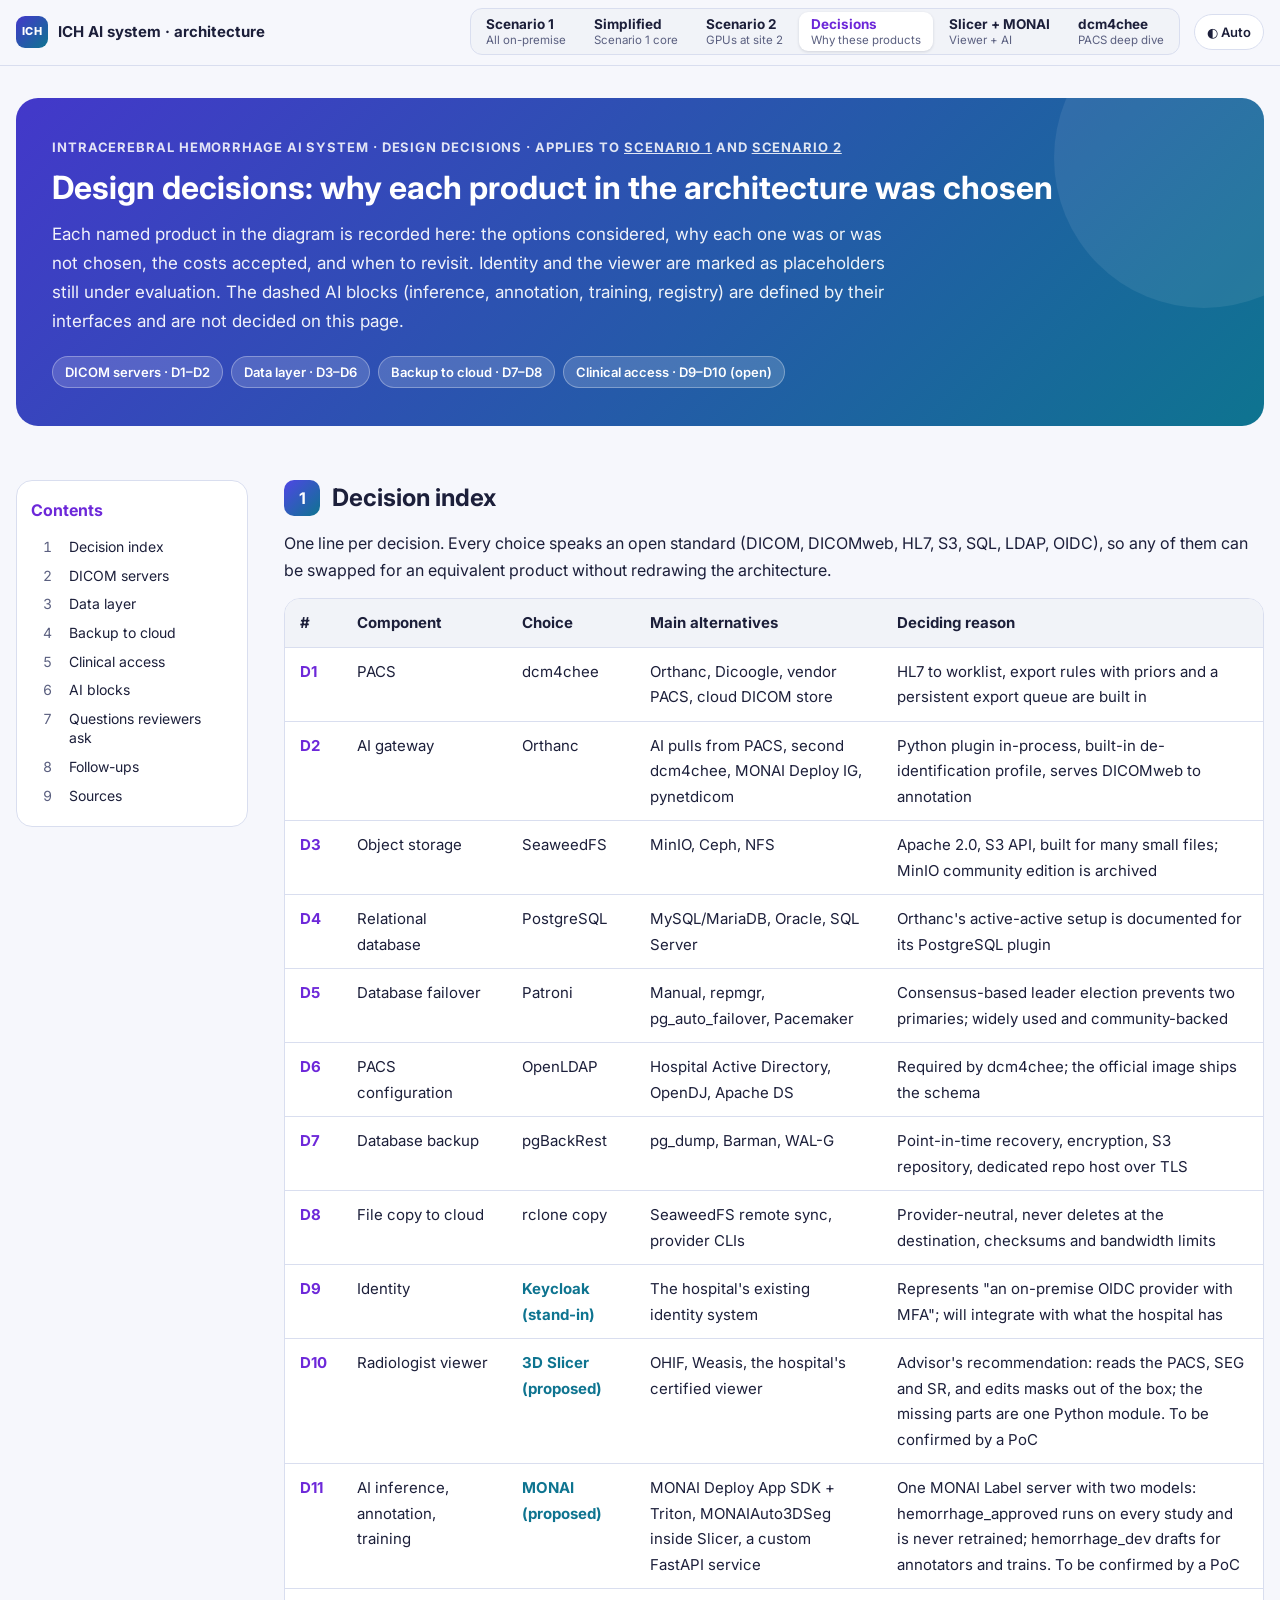
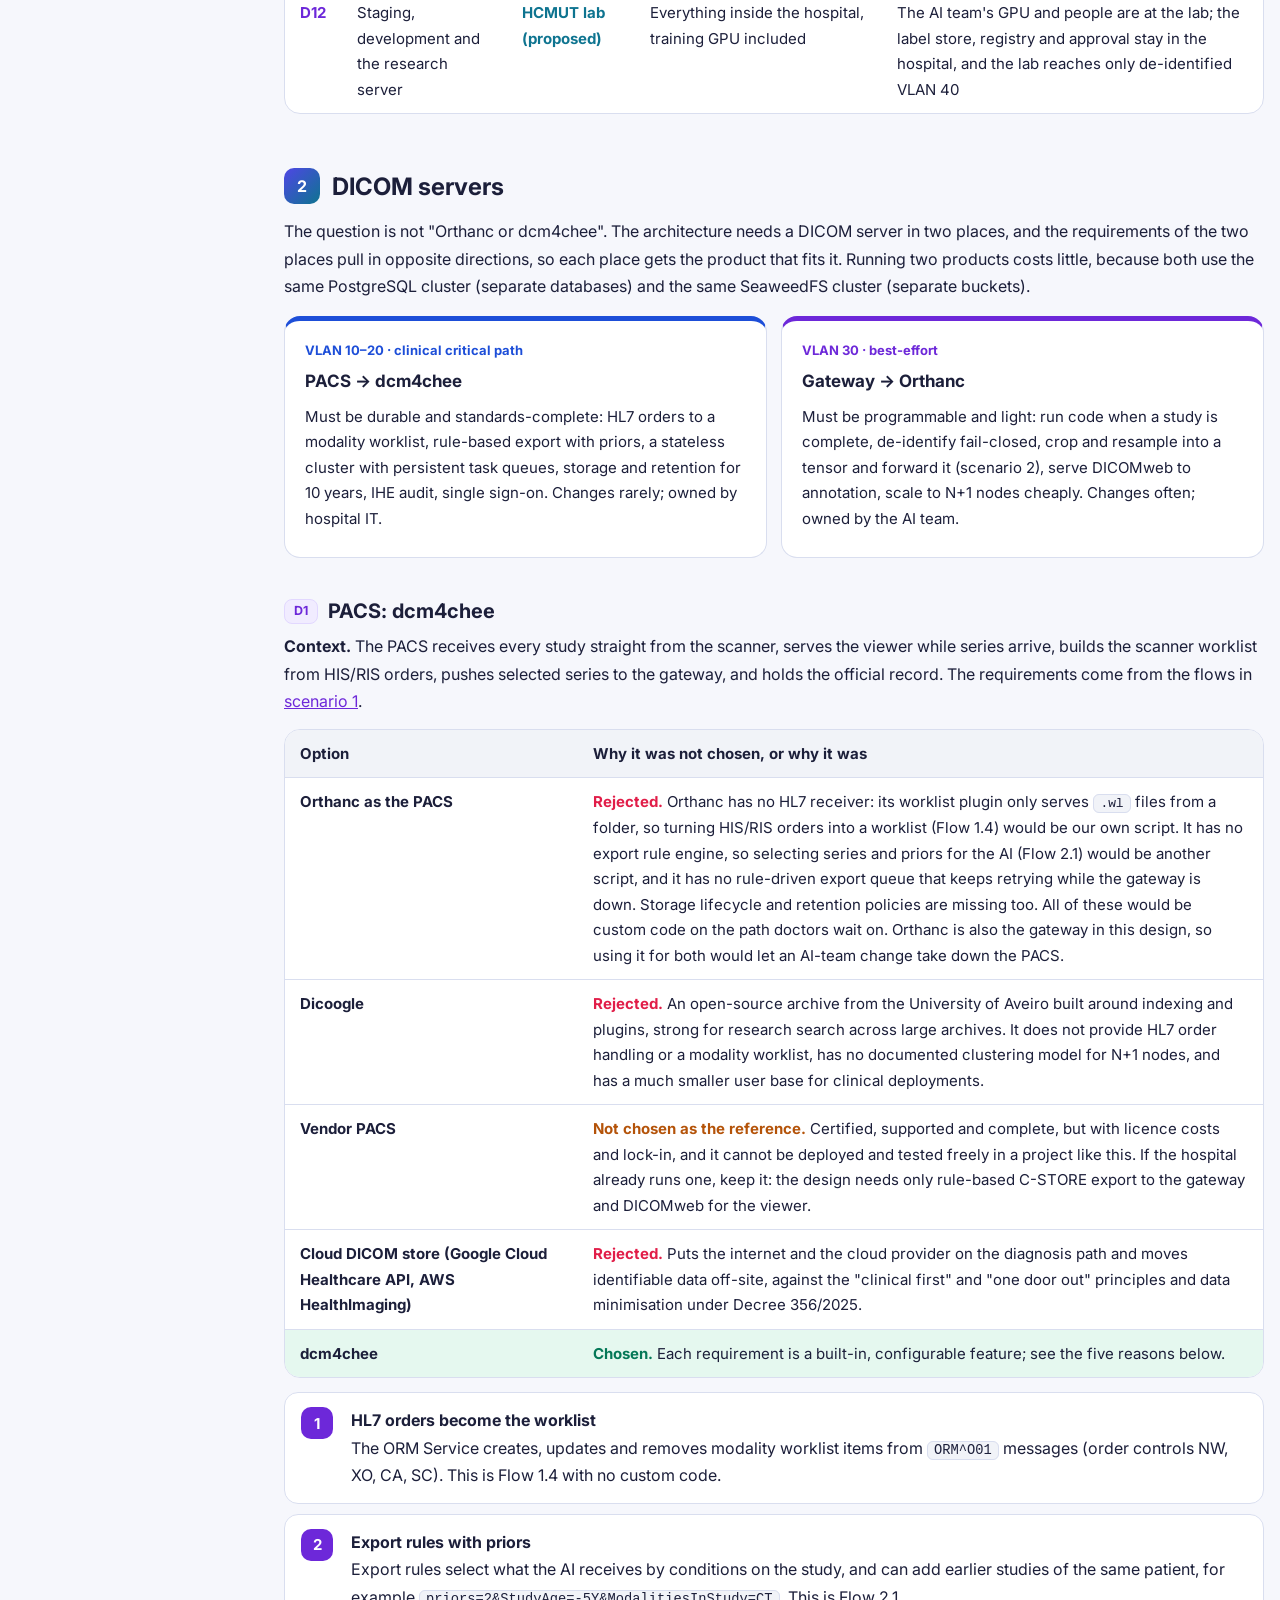
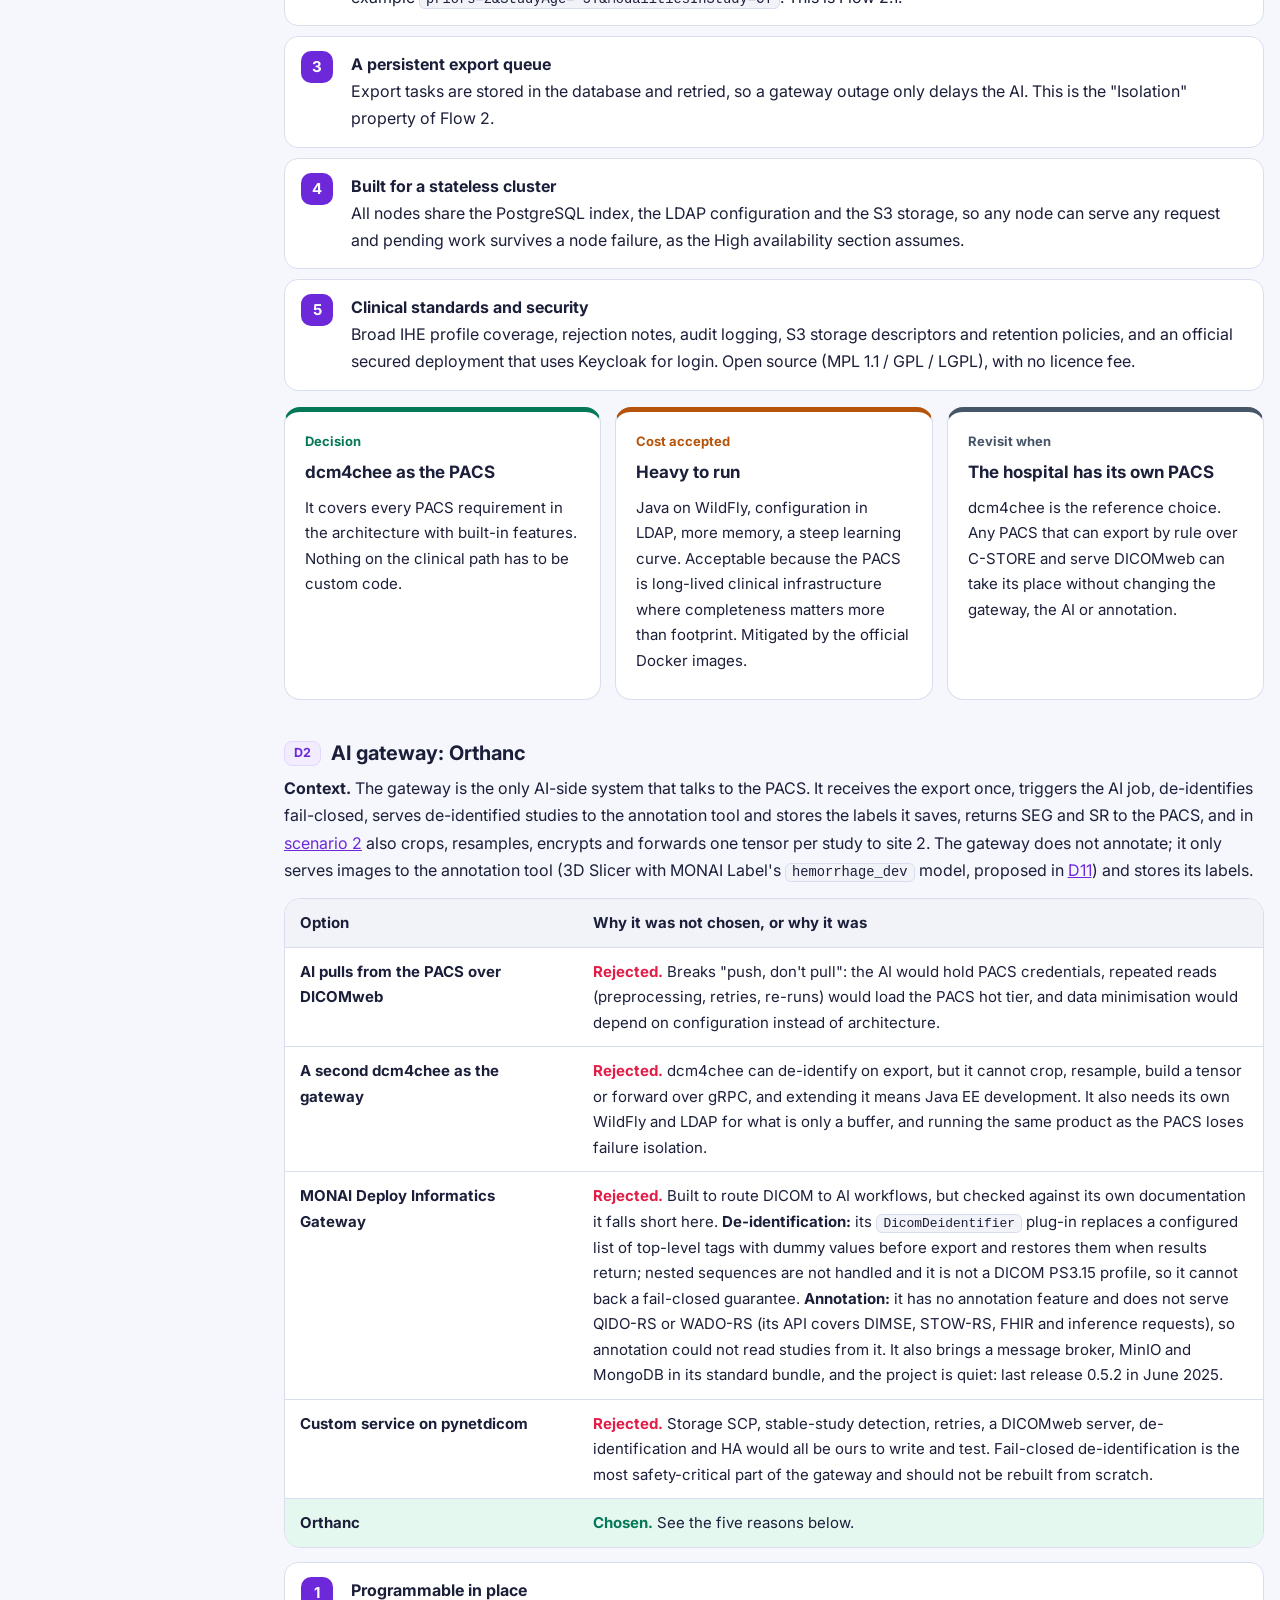
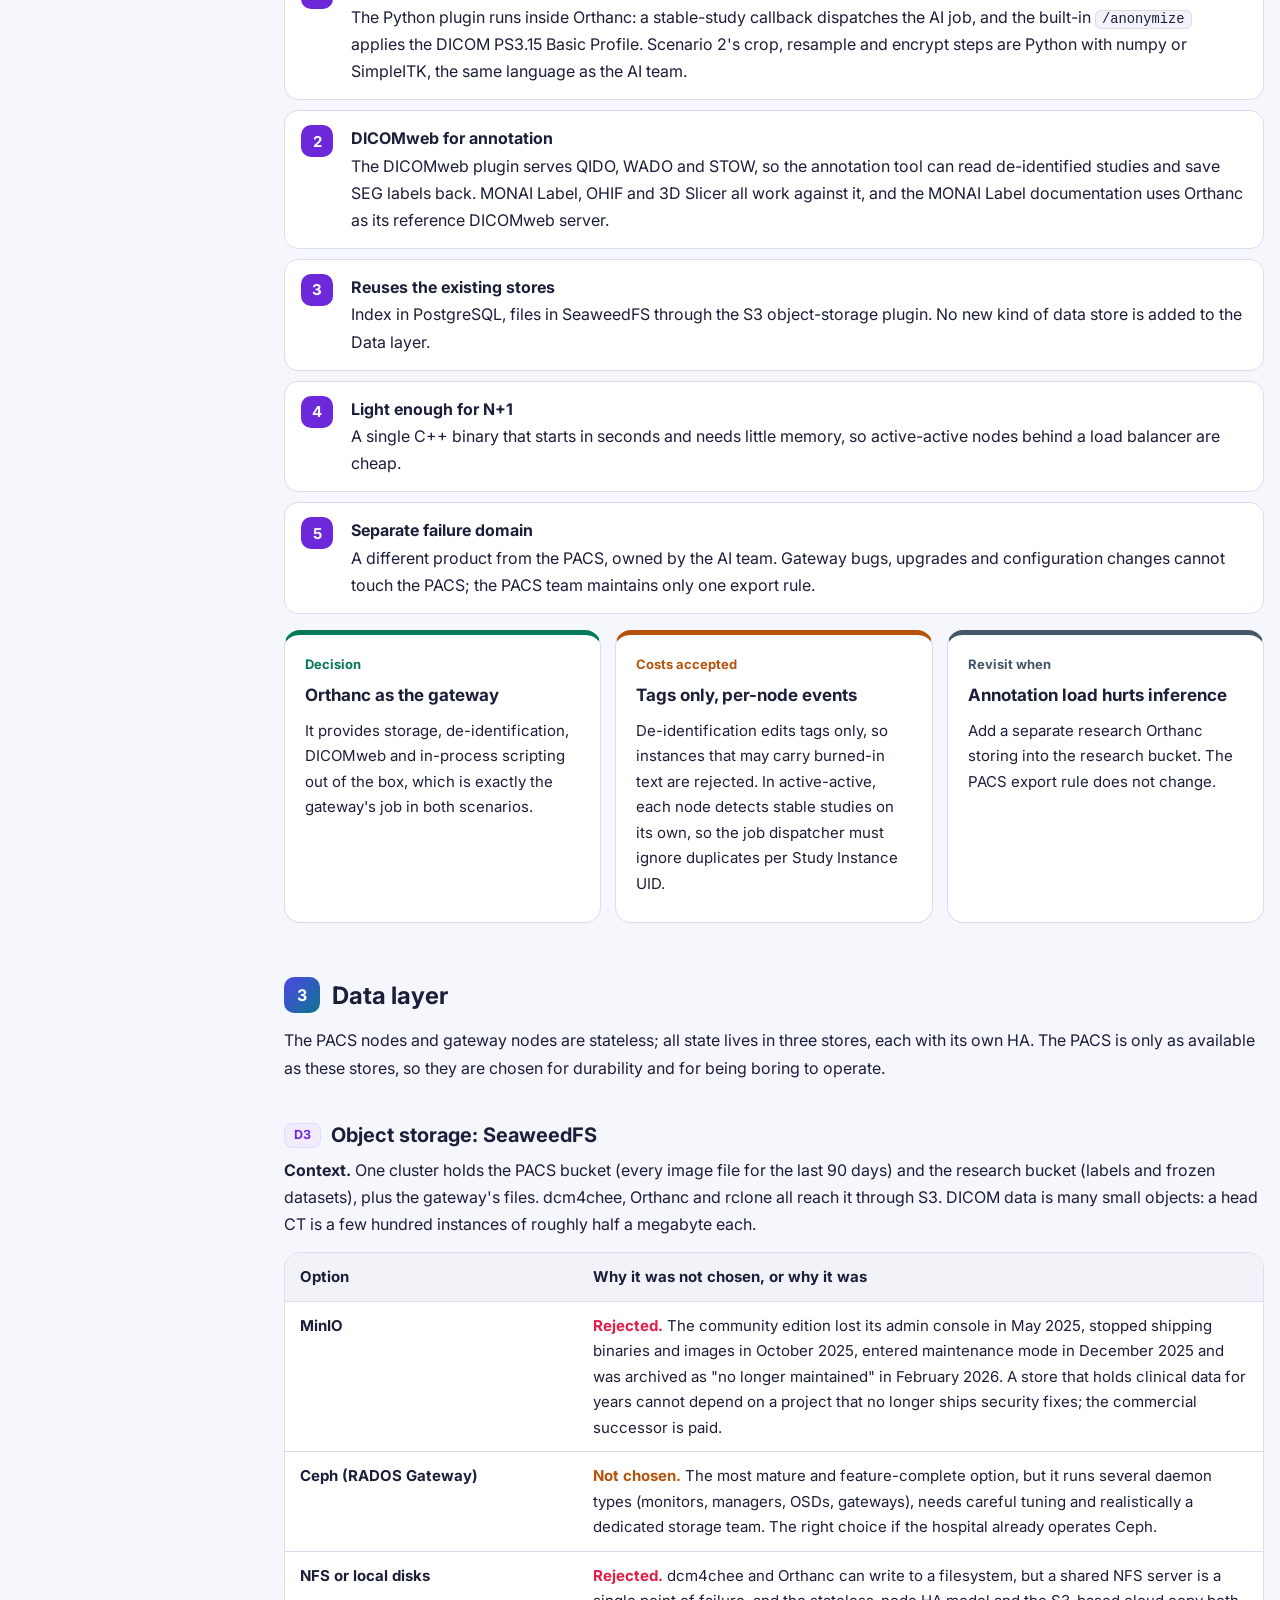
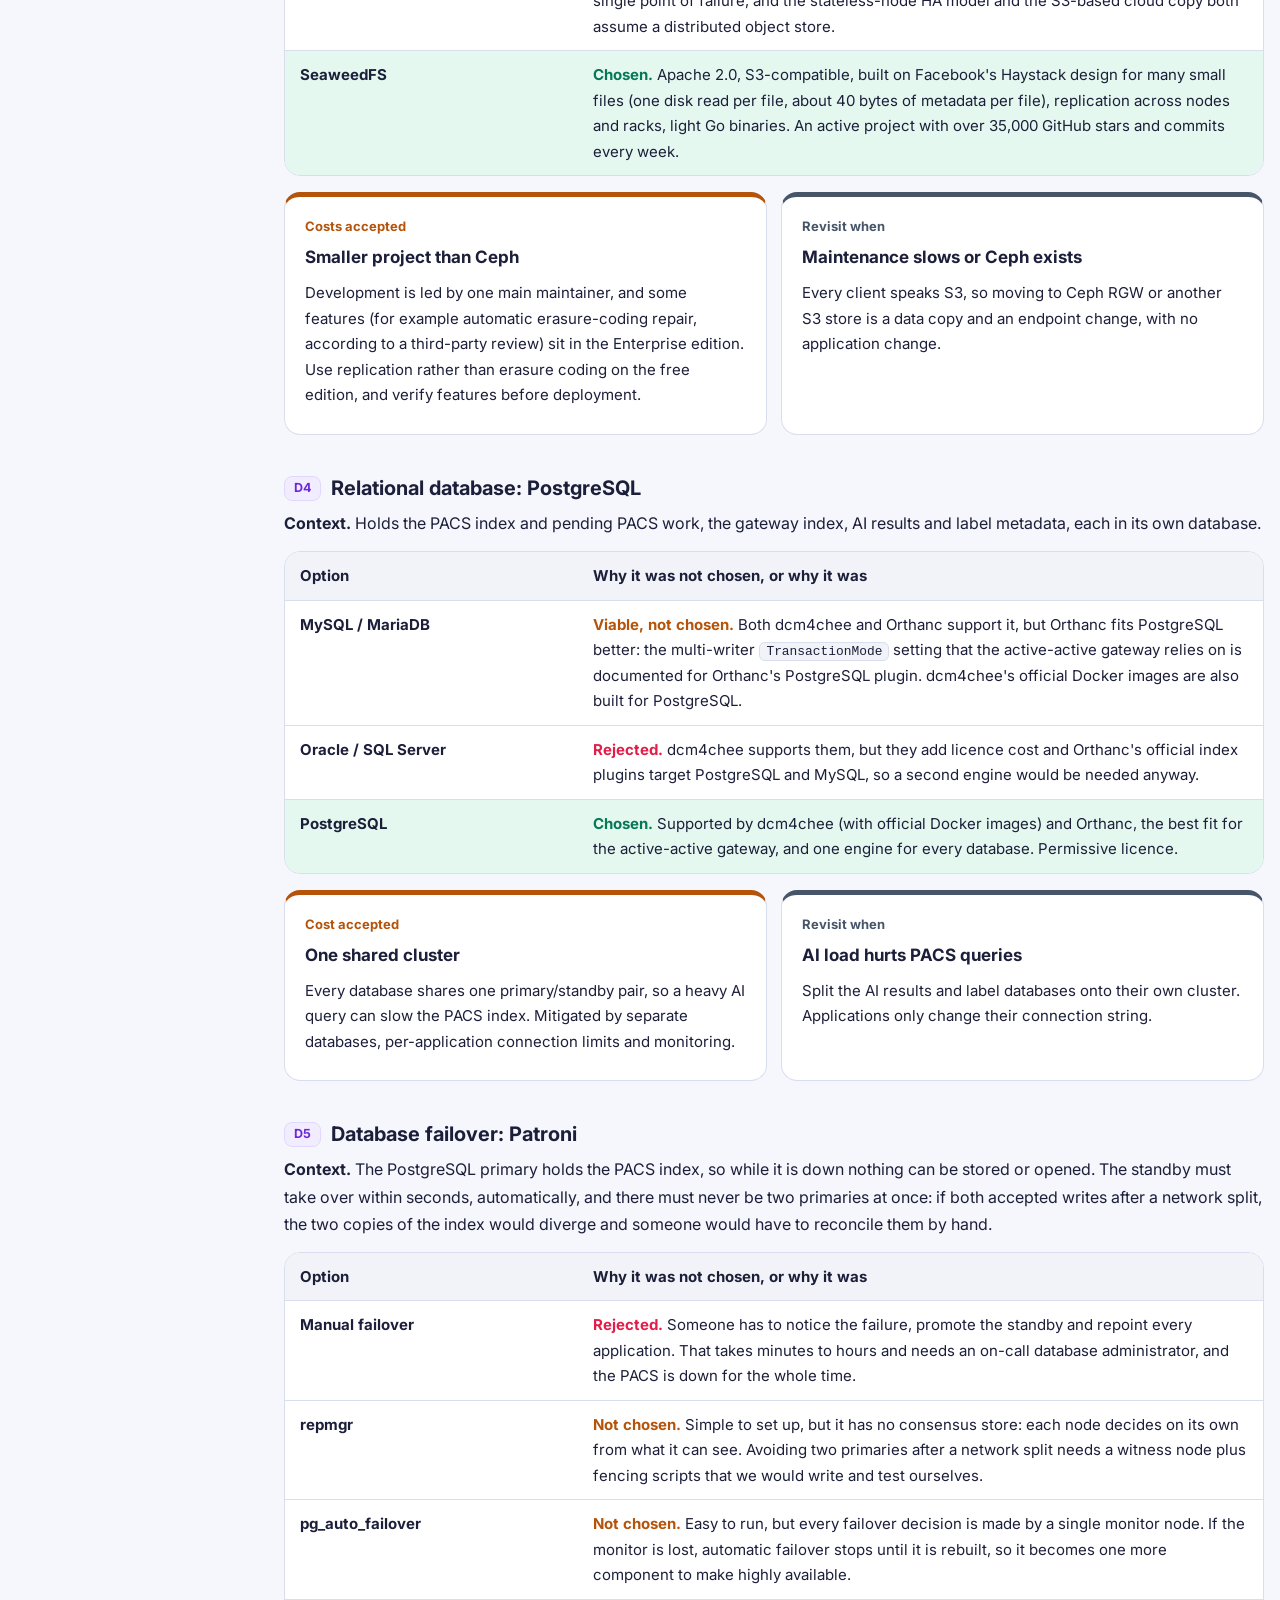
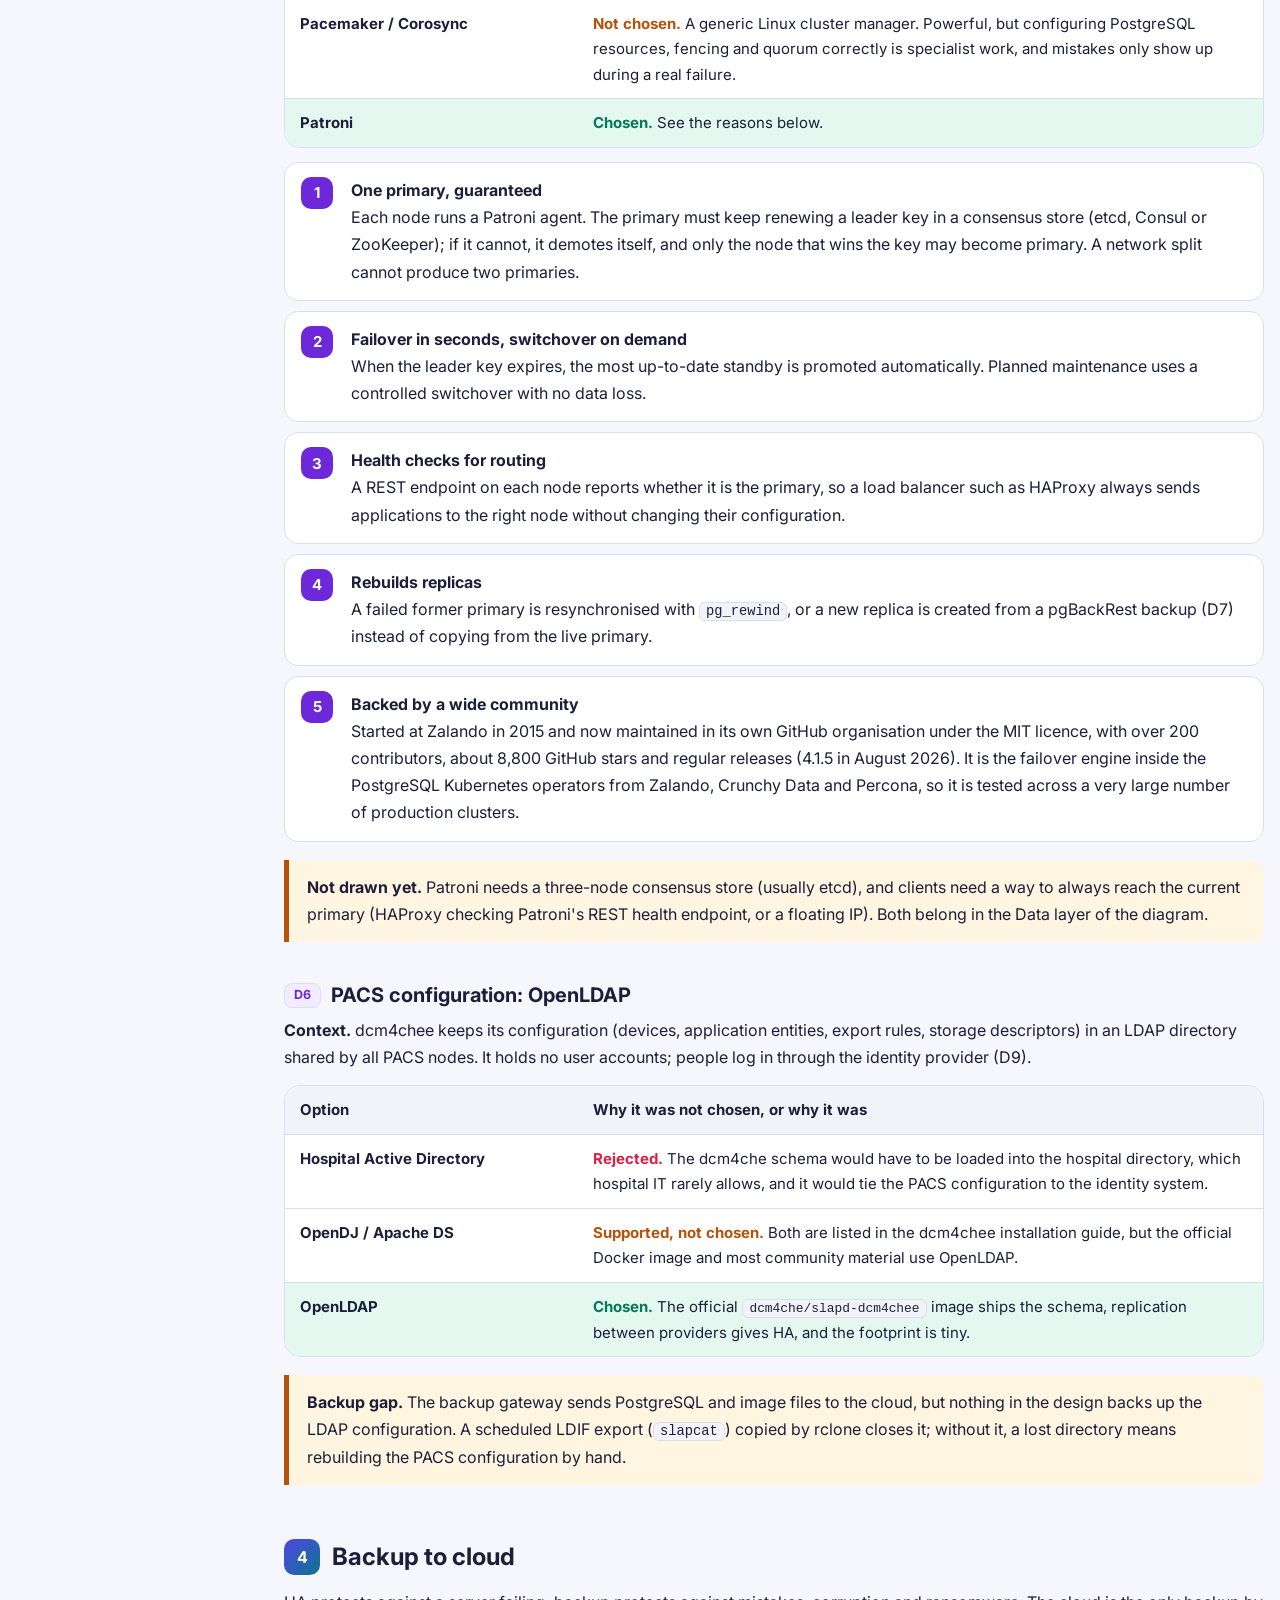
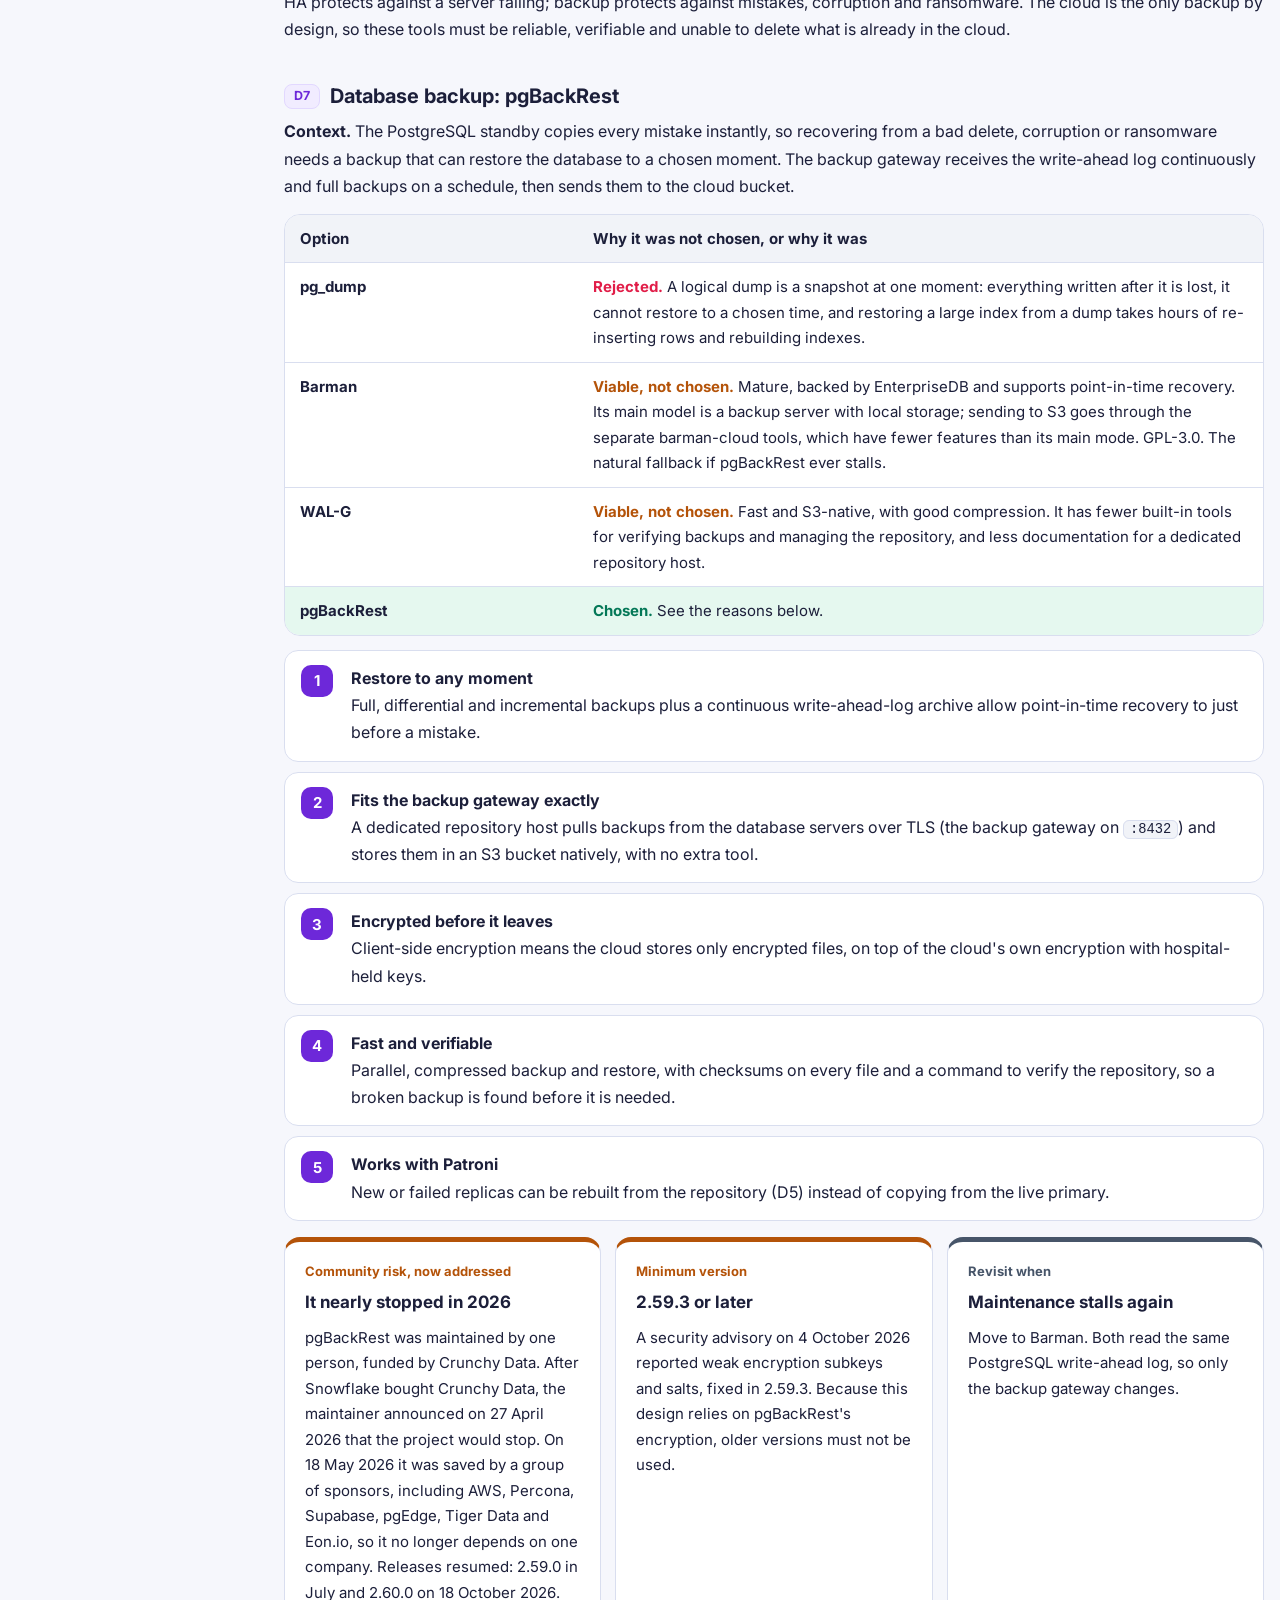
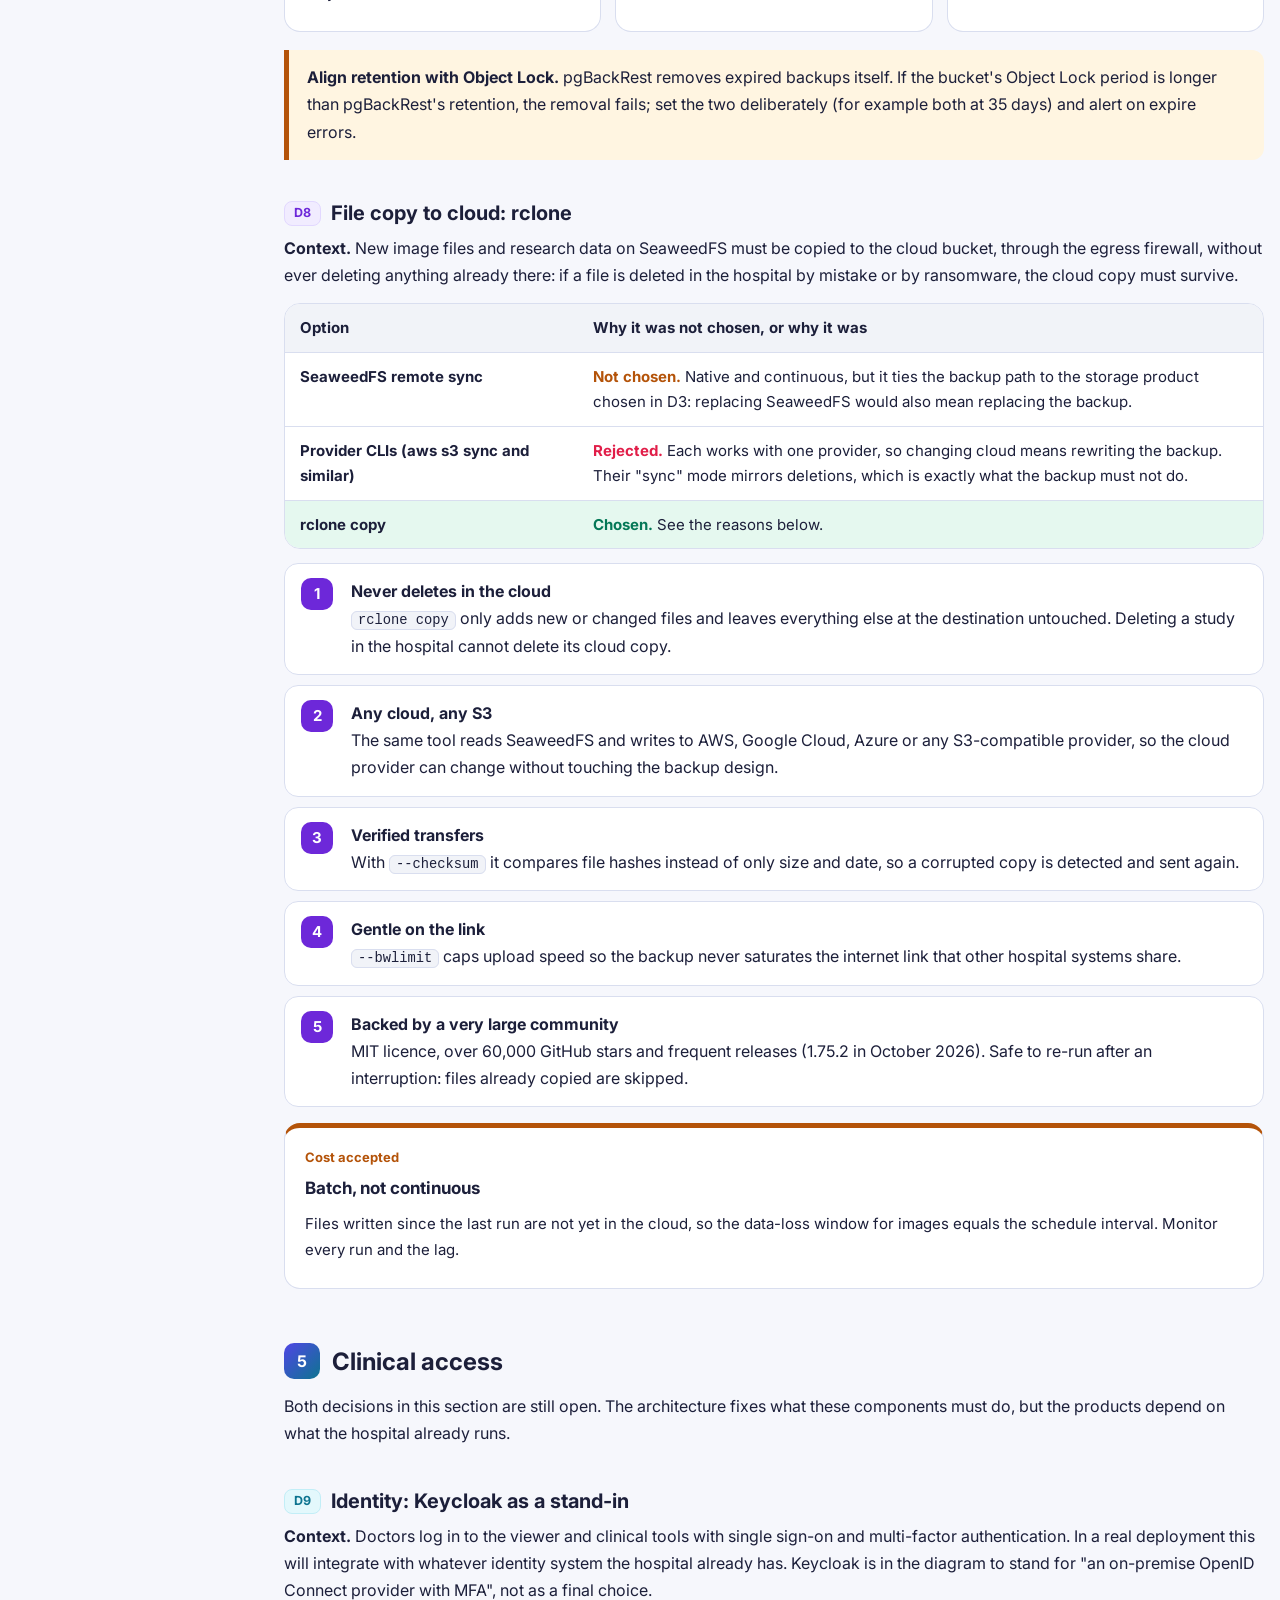
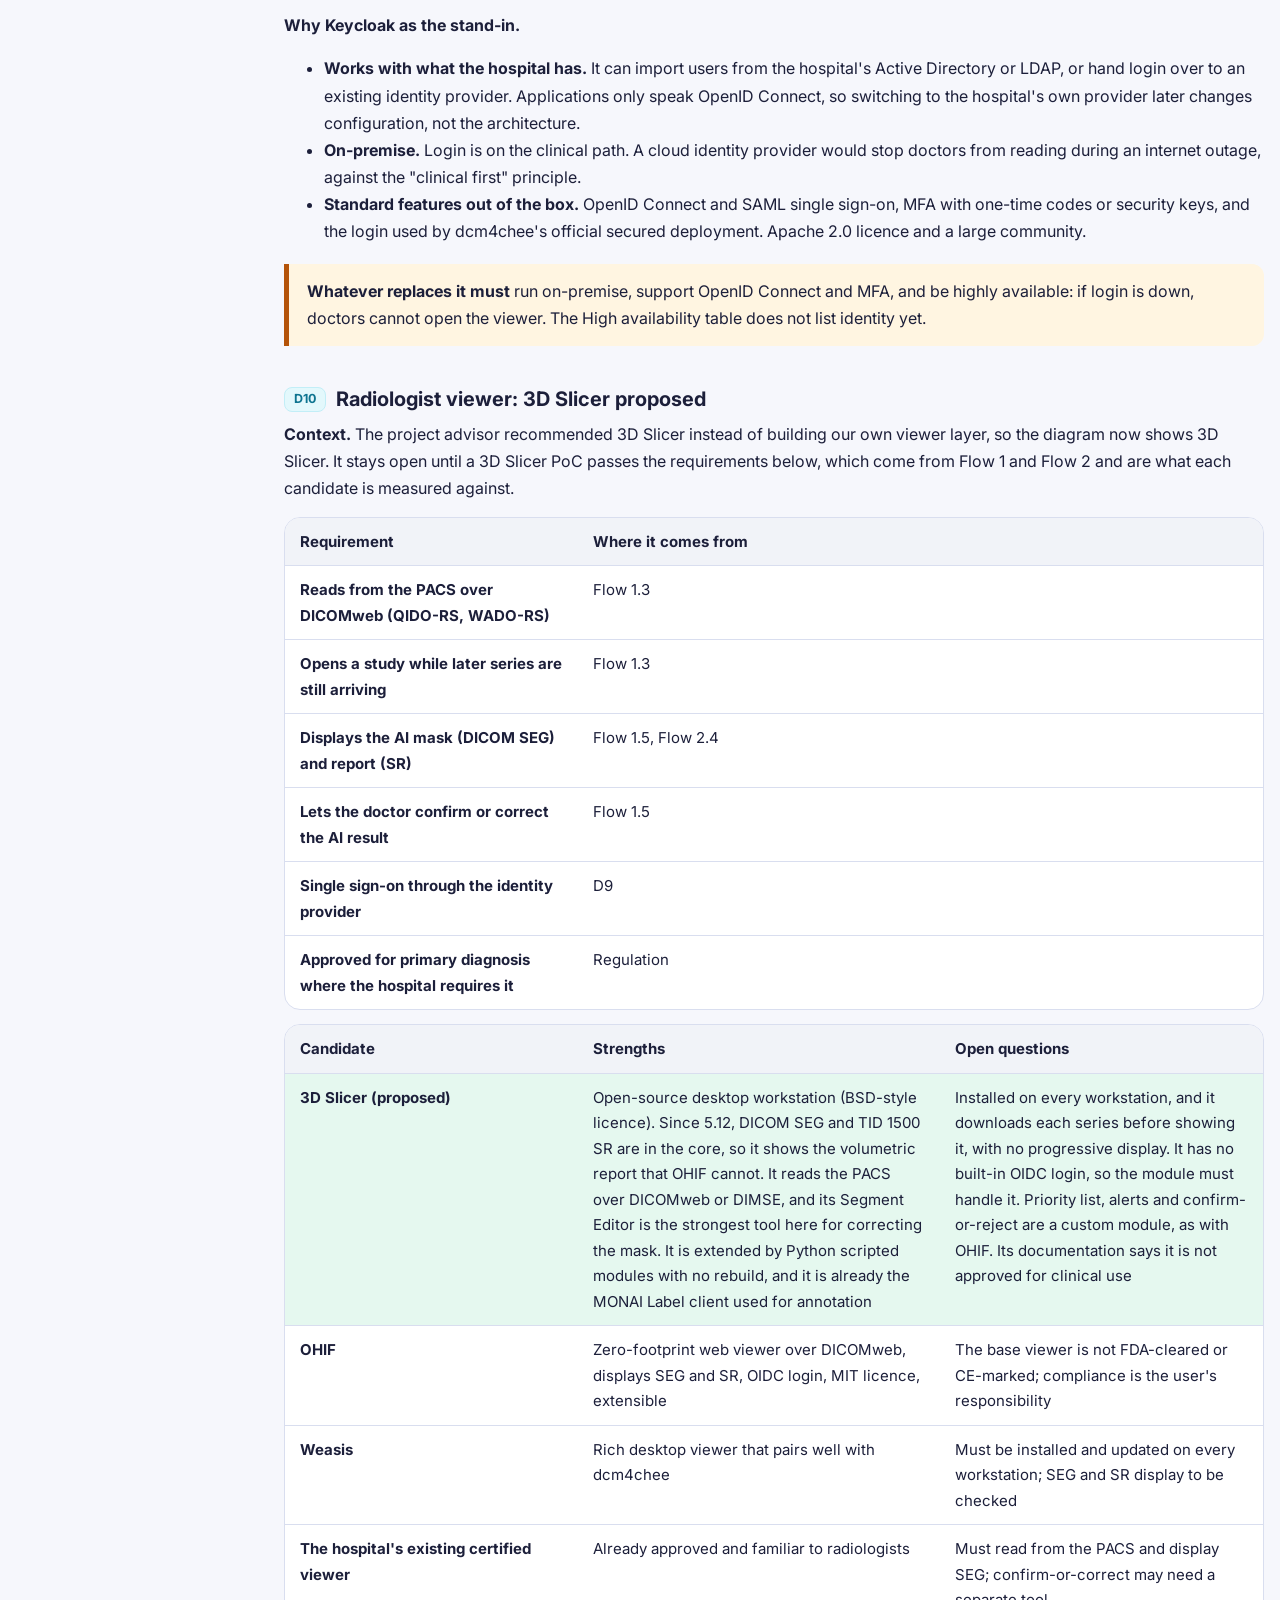
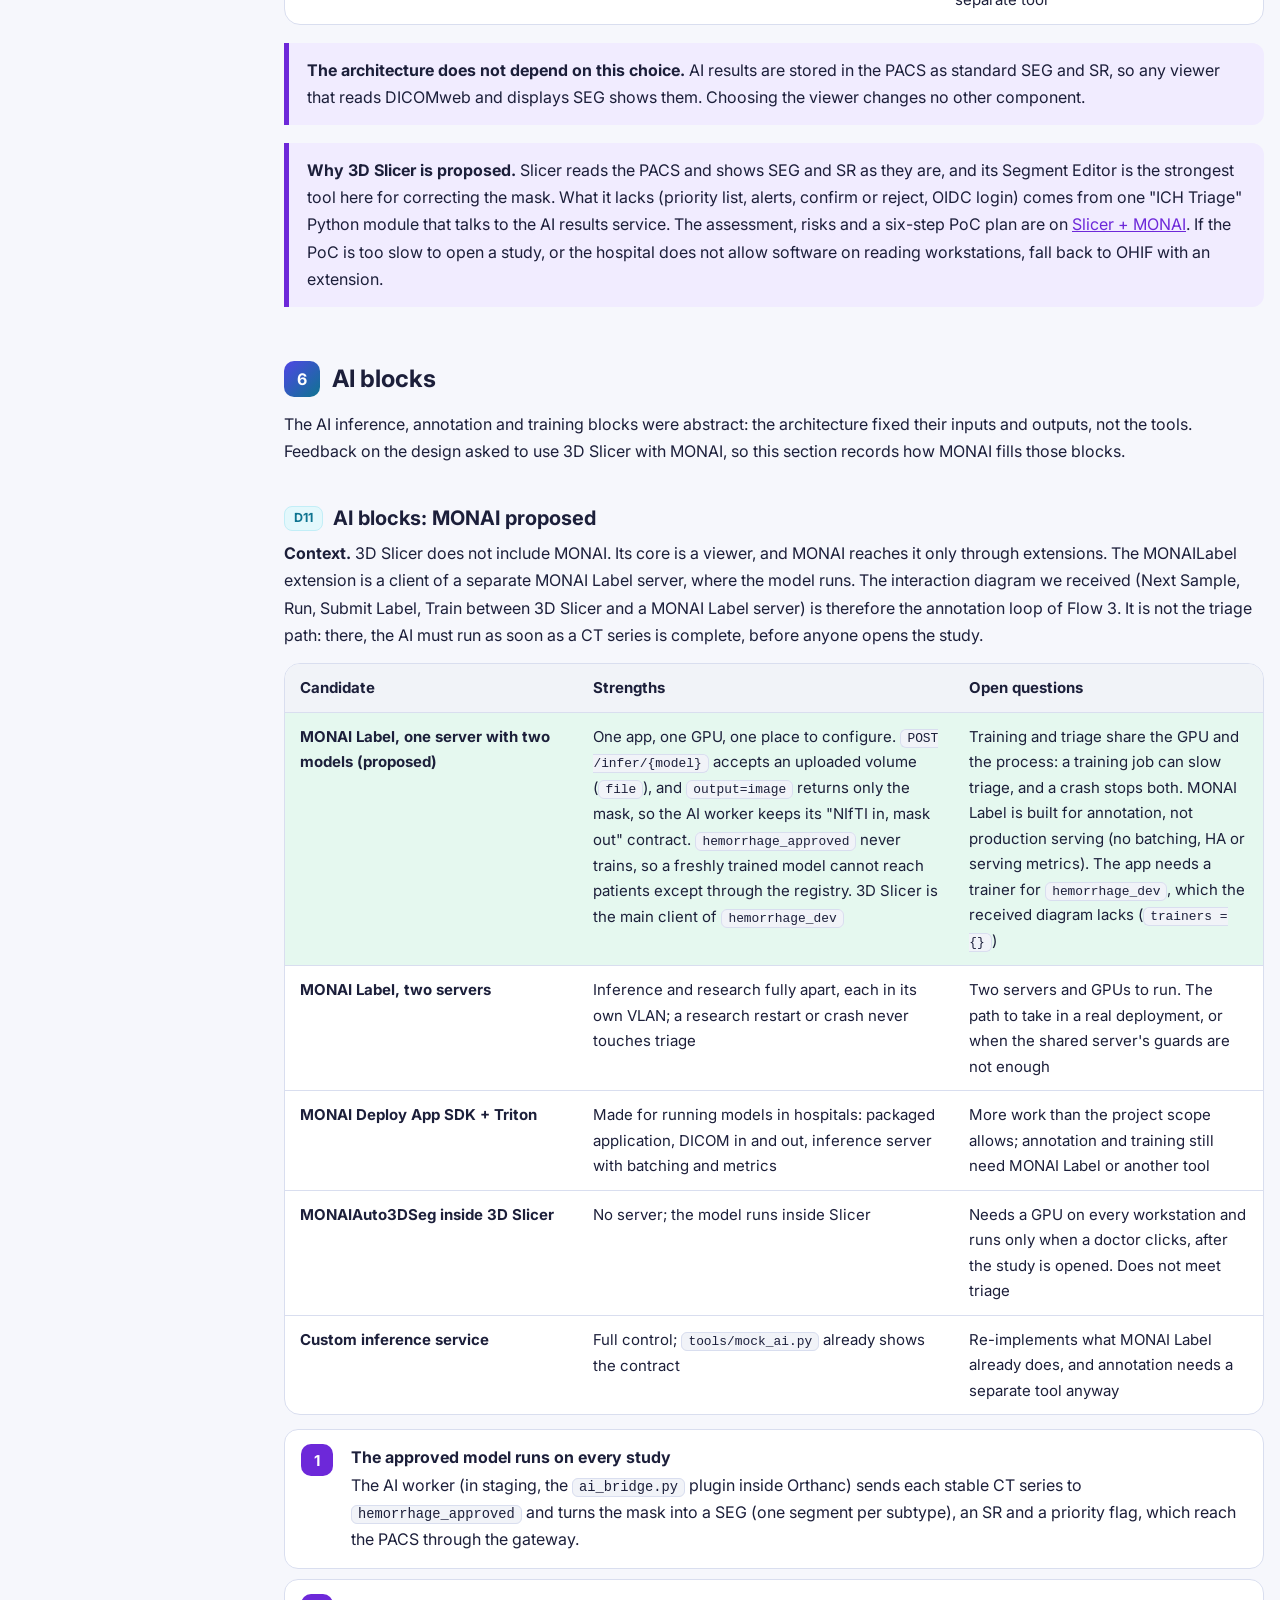
<file: decisions.html>
<!doctype html>
<html lang="en"><head><meta charset="utf-8"><meta name="viewport" content="width=device-width, initial-scale=1">
<title>ICH Design Decisions</title>
<link rel="preconnect" href="https://fonts.googleapis.com"><link href="https://fonts.googleapis.com/css2?family=Inter:wght@400;500;600;700&display=swap" rel="stylesheet">
<style>
:root{--bg:#f6f7fc;--card:#ffffff;--text:#1c1f3a;--muted:#5b6080;--border:#d9deef;--pill:#ffffff;
--blue:#1d4ed8;--blue-s:#e6efff;--blue-h:#d3e2ff;
--violet:#6d28d9;--violet-s:#f1ecff;--violet-h:#e2d8ff;
--pink:#be185d;--pink-s:#fdedf5;--pink-h:#fbd5e8;
--emerald:#047857;--emerald-s:#e5f8ef;--emerald-h:#c8f0dd;
--amber:#b45309;--amber-s:#fff5e1;--amber-h:#fde5b3;
--cyan:#0e7490;--cyan-s:#e3f8fc;--cyan-h:#c2eef7;
--slate:#475569;--slate-s:#f1f3f8;--slate-h:#e0e5ef;
--rose:#e11d48;}
@media (prefers-color-scheme: dark){:root:not([data-theme="light"]){--bg:#0e1124;--card:#171b34;--text:#eceefb;--muted:#a3a8c8;--border:#2c3257;--pill:#171b34;
--blue:#93c5fd;--blue-s:#14213f;--blue-h:#1b3160;--violet:#c4b5fd;--violet-s:#1d1838;--violet-h:#33255f;
--pink:#f9a8d4;--pink-s:#2a1324;--pink-h:#4a1a3a;--emerald:#6ee7b7;--emerald-s:#0f2a24;--emerald-h:#0f3b2e;
--amber:#fcd34d;--amber-s:#2c210b;--amber-h:#42300a;--cyan:#67e8f9;--cyan-s:#0f2a33;--cyan-h:#123b46;
--slate:#cbd5e1;--slate-s:#1a1f36;--slate-h:#2a3150;--rose:#fb7185;}}
:root[data-theme="dark"]{--bg:#0e1124;--card:#171b34;--text:#eceefb;--muted:#a3a8c8;--border:#2c3257;--pill:#171b34;
--blue:#93c5fd;--blue-s:#14213f;--blue-h:#1b3160;--violet:#c4b5fd;--violet-s:#1d1838;--violet-h:#33255f;
--pink:#f9a8d4;--pink-s:#2a1324;--pink-h:#4a1a3a;--emerald:#6ee7b7;--emerald-s:#0f2a24;--emerald-h:#0f3b2e;
--amber:#fcd34d;--amber-s:#2c210b;--amber-h:#42300a;--cyan:#67e8f9;--cyan-s:#0f2a33;--cyan-h:#123b46;
--slate:#cbd5e1;--slate-s:#1a1f36;--slate-h:#2a3150;--rose:#fb7185;}

.bg{fill:var(--card)}
.h1{fill:var(--text);font-size:22px;font-weight:700}
.h2{fill:var(--muted);font-size:14px}
.lane{stroke:none}
.f-slate{fill:var(--slate-s)}.f-blue{fill:var(--blue-s)}.f-violet{fill:var(--violet-s)}.f-pink{fill:var(--pink-s)}.f-emerald{fill:var(--emerald-s)}.f-amber{fill:var(--amber-s)}.f-cyan{fill:var(--cyan-s)}
.h-slate{fill:var(--slate-h)}.h-blue{fill:var(--blue-h)}.h-violet{fill:var(--violet-h)}.h-pink{fill:var(--pink-h)}.h-emerald{fill:var(--emerald-h)}.h-amber{fill:var(--amber-h)}.h-cyan{fill:var(--cyan-h)}
.t-slate{fill:var(--slate)}.t-blue{fill:var(--blue)}.t-violet{fill:var(--violet)}.t-pink{fill:var(--pink)}.t-emerald{fill:var(--emerald)}.t-amber{fill:var(--amber)}.t-cyan{fill:var(--cyan)}
.lt{font-size:16px;font-weight:700}.ls{font-size:12.5px;font-weight:600;opacity:.85}
.frame{fill:none;stroke:var(--border);stroke-width:1}
.bx,.cy,.cyt{fill:var(--card);stroke-width:1.6}
.cyt{fill:var(--card)}
.s-slate{stroke:var(--slate)}.s-blue{stroke:var(--blue)}.s-violet{stroke:var(--violet)}.s-pink{stroke:var(--pink)}.s-emerald{stroke:var(--emerald)}.s-amber{stroke:var(--amber)}.s-cyan{stroke:var(--cyan)}
.bt{fill:var(--text);font-size:13.5px;font-weight:700}
.bs{fill:var(--muted);font-size:11.5px}
.abs{stroke-width:2;stroke-dasharray:8 5}
.af-violet{fill:var(--violet-s)}.af-pink{fill:var(--pink-s)}
.big{font-size:16px}
.tagbg{stroke:none}.tagt{font-size:10.5px;font-weight:700;letter-spacing:.04em}
.grp{fill:none;stroke:var(--emerald);stroke-width:1.3;stroke-dasharray:6 4}
.grpt{fill:var(--emerald);font-size:12px;font-weight:700}
.a.loop{stroke:var(--violet);stroke-width:1.8;stroke-dasharray:3 4}
.lbv{fill:var(--violet);font-size:11px;font-weight:600}
.note{fill:var(--muted);font-size:12.5px;font-style:italic}
.a{fill:none;stroke-linejoin:round;stroke-linecap:round}
.a.crit{stroke:var(--rose);stroke-width:2.4}
.a.ai{stroke:var(--violet);stroke-width:2.2}
.a.flow{stroke:var(--muted);stroke-width:1.6}
.a.bak{stroke:var(--amber);stroke-width:2.8}
.a.rest{stroke:var(--cyan);stroke-width:2;stroke-dasharray:7 5}
.a.life{stroke:var(--cyan);stroke-width:2;stroke-dasharray:2 4}
.pill{fill:var(--pill);stroke:var(--border);stroke-width:.8;opacity:.96}
.lb{fill:var(--text);font-size:11px;font-weight:500}
.lbc{fill:var(--cyan);font-size:11px;font-weight:600}
.boundary{stroke:var(--cyan);stroke-width:2.5;stroke-dasharray:12 6}
.btag{fill:var(--cyan);font-size:12px;font-weight:700}
.legend{fill:var(--bg);stroke:var(--border)}
.lgh{fill:var(--text);font-size:15px;font-weight:700}
.lgt{fill:var(--text);font-size:13px}

*{box-sizing:border-box}
body{margin:0;background:var(--bg);color:var(--text);font-family:"Inter",system-ui,-apple-system,"Segoe UI",Roboto,sans-serif;line-height:1.7;font-size:16px}
.page{max-width:1180px;margin:0 auto;padding:32px 16px 80px}
.hero{background:linear-gradient(135deg,#4338ca,#0e7490);color:#fff;border-radius:22px;padding:38px 36px;position:relative;overflow:hidden}
.hero::after{content:"";position:absolute;right:-90px;top:-90px;width:300px;height:300px;border-radius:50%;background:rgba(255,255,255,.08)}
.hero .eyebrow{font-size:13px;letter-spacing:.07em;text-transform:uppercase;font-weight:700;opacity:.85;position:relative}
.hero h1{font-size:32px;line-height:1.25;margin:10px 0 12px;position:relative}
.hero p{font-size:17px;max-width:860px;opacity:.93;margin:0;position:relative}
.hero a{color:#fff}
.chips{display:flex;flex-wrap:wrap;gap:8px;margin-top:20px;position:relative}
.chips span{background:rgba(255,255,255,.16);border:1px solid rgba(255,255,255,.3);padding:4px 12px;border-radius:999px;font-size:13px;font-weight:600}
nav.toc{background:var(--card);border:1px solid var(--border);border-radius:16px;padding:18px 22px;margin:24px 0}
nav.toc b{color:var(--violet)}
nav.toc ol{margin:8px 0 0;padding-left:22px;columns:2;column-gap:36px}
nav.toc a{color:var(--text);text-decoration:none;border-bottom:1px dashed var(--border)}
nav.toc a:hover{color:var(--violet)}
h2.sec{font-size:24px;margin:54px 0 14px;display:flex;align-items:center;gap:12px;line-height:1.3}
h2.sec .n{flex:none;width:36px;height:36px;border-radius:10px;background:linear-gradient(135deg,#4f46e5,#0e7490);color:#fff;display:inline-flex;align-items:center;justify-content:center;font-size:16px;font-weight:700}
p{margin:8px 0}
code{font-family:ui-monospace,Menlo,Consolas,monospace;font-size:.86em;background:var(--slate-s);border:1px solid var(--border);padding:1px 6px;border-radius:6px}
.figure{background:var(--card);border:1px solid var(--border);border-radius:18px;padding:14px;margin:16px 0}
.figscroll{overflow-x:auto;border-radius:12px}
#arch{display:block;width:100%;min-width:1100px;height:auto}
#arch .a[data-g]{transition:opacity .25s}
#arch[data-focus] .a[data-g]{opacity:.1}
#arch[data-focus="clinical"] .a[data-g="clinical"],#arch[data-focus="triage"] .a[data-g="triage"],#arch[data-focus="ai"] .a[data-g="ai"],#arch[data-focus="backup"] .a[data-g="backup"],#arch[data-focus="restore"] .a[data-g="restore"]{opacity:1}
.focusbar{display:flex;flex-wrap:wrap;gap:8px;align-items:center;margin:4px 4px 12px}
.focusbar span{font-size:14px;color:var(--muted);margin-right:4px}
.focusbar button{font:inherit;font-size:14px;font-weight:600;padding:6px 14px;border-radius:999px;border:1px solid var(--border);background:var(--bg);color:var(--text);cursor:pointer}
.focusbar button[aria-pressed="true"]{background:var(--text);color:var(--card);border-color:var(--text)}
.figcap{font-size:14px;color:var(--muted);margin:10px 4px 0}
.grid{display:grid;grid-template-columns:repeat(auto-fit,minmax(250px,1fr));gap:14px;margin:16px 0}
.card{background:var(--card);border:1px solid var(--border);border-radius:16px;padding:18px 20px;border-top-width:5px}
.card h4{margin:0 0 4px;font-size:17px}
.card .v{font-size:13px;font-weight:700;margin-bottom:6px}
.card p{font-size:15px;color:var(--text)}
.c-slate{border-top-color:var(--slate)}.c-blue{border-top-color:var(--blue)}.c-violet{border-top-color:var(--violet)}.c-pink{border-top-color:var(--pink)}.c-emerald{border-top-color:var(--emerald)}.c-amber{border-top-color:var(--amber)}.c-cyan{border-top-color:var(--cyan)}
.tc-slate{color:var(--slate)}.tc-blue{color:var(--blue)}.tc-violet{color:var(--violet)}.tc-pink{color:var(--pink)}.tc-emerald{color:var(--emerald)}.tc-amber{color:var(--amber)}.tc-cyan{color:var(--cyan)}.tc-rose{color:var(--rose)}
.tbl{overflow-x:auto;margin:14px 0;border:1px solid var(--border);border-radius:16px;background:var(--card)}
table{border-collapse:collapse;width:100%;font-size:15px}
th,td{text-align:left;padding:11px 15px;border-bottom:1px solid var(--border);vertical-align:top}
th{background:var(--slate-s);font-weight:700;white-space:nowrap}
tr:last-child td{border-bottom:none}
td.k{font-weight:700;white-space:nowrap}
.pilltag{display:inline-block;font-size:12px;font-weight:700;padding:2px 10px;border-radius:999px;background:var(--slate-s);border:1px solid var(--border);white-space:nowrap}
ol.flow{list-style:none;counter-reset:f;padding:0;margin:14px 0;position:relative}
ol.flow>li{counter-increment:f;position:relative;padding:14px 18px 14px 66px;background:var(--card);border:1px solid var(--border);border-radius:14px;margin:10px 0}
ol.flow>li::before{content:var(--fp,"") counter(f);position:absolute;left:16px;top:14px;width:32px;height:32px;border-radius:10px;color:#fff;font-weight:700;display:flex;align-items:center;justify-content:center;font-size:15px;background:var(--fc)}
ol.flow>li b.t{display:block}
ol.flow>li .pr{display:inline-block;margin-top:4px;font-family:ui-monospace,Menlo,Consolas,monospace;font-size:12.5px;color:var(--muted);background:var(--slate-s);border:1px solid var(--border);border-radius:8px;padding:1px 8px}
.f-clin{--fc:var(--rose)}.f-tri{--fc:var(--violet)}.f-ai{--fc:var(--pink)}.f-bak{--fc:var(--amber)}.f-rest{--fc:var(--cyan)}
.callout{border-left:5px solid var(--violet);background:var(--violet-s);padding:14px 18px;border-radius:0 12px 12px 0;margin:18px 0}
.callout.amber{border-left-color:var(--amber);background:var(--amber-s)}
.callout.cyan{border-left-color:var(--cyan);background:var(--cyan-s)}
.callout.rose{border-left-color:var(--rose);background:var(--blue-s)}
.callout ul{margin:6px 0 0;padding-left:20px}
.timeline{display:grid;grid-template-columns:repeat(4,1fr);gap:6px;margin:14px 0}
.timeline div{border-radius:12px;padding:12px 14px;border-top:5px solid}
.timeline b{display:block;font-size:15px}.timeline span{font-size:13px;color:var(--muted)}
.t1{background:var(--emerald-s);border-color:var(--emerald)!important}.t2{background:var(--amber-s);border-color:var(--amber)!important}.t3{background:var(--cyan-s);border-color:var(--cyan)!important}.t4{background:var(--slate-s);border-color:var(--slate)!important}
footer{margin-top:56px;padding-top:16px;border-top:1px solid var(--border);font-size:14px;color:var(--muted)}
@media (max-width:700px){.hero{padding:26px 20px}.hero h1{font-size:25px}nav.toc ol{columns:1}.timeline{grid-template-columns:1fr 1fr}ol.flow>li{padding-left:58px}}
.stepb circle{stroke:var(--card);stroke-width:2}
.stepb text{fill:#fff;font-size:10.5px;font-weight:700}
.sb-clin circle{fill:var(--rose)}.sb-tri circle{fill:var(--violet)}.sb-ai circle{fill:var(--pink)}.sb-bak circle{fill:var(--amber)}.sb-rest circle{fill:var(--cyan)}
#arch .stepb[data-g]{transition:opacity .25s}
#arch[data-focus] .stepb[data-g]{opacity:.12}
#arch[data-focus="clinical"] .stepb[data-g="clinical"],#arch[data-focus="triage"] .stepb[data-g="triage"],#arch[data-focus="ai"] .stepb[data-g="ai"],#arch[data-focus="backup"] .stepb[data-g="backup"],#arch[data-focus="restore"] .stepb[data-g="restore"]{opacity:1}
.f-clin{--fp:"1."}.f-tri{--fp:"2."}.f-ai{--fp:"3."}.f-bak{--fp:"4."}
.y{color:var(--emerald);font-weight:700}.n{color:var(--rose);font-weight:700}.p{color:var(--amber);font-weight:700}.o{color:var(--cyan);font-weight:700}
td.win{background:var(--emerald-s)}
th.win{background:var(--emerald-h)}
.adr{display:grid;grid-template-columns:repeat(auto-fit,minmax(260px,1fr));gap:14px;margin:16px 0}
dl.qa{margin:14px 0}
dl.qa dt{font-weight:700;margin-top:16px}
dl.qa dd{margin:4px 0 0;padding:12px 16px;background:var(--card);border:1px solid var(--border);border-radius:12px}
ol.src{font-size:14.5px;padding-left:22px}
main a{color:var(--violet)}
.tbl.wide table{min-width:760px;table-layout:fixed}
.tbl.wide th:first-child{width:28%}
.tbl td.k{white-space:normal;width:30%;min-width:140px}
h3.dec{font-size:20px;line-height:1.35;margin:40px 0 8px;scroll-margin-top:72px;display:flex;align-items:center;gap:10px}
.dn{flex:none;font-size:12.5px;font-weight:700;padding:3px 9px;border-radius:8px;background:var(--violet-s);color:var(--violet);border:1px solid var(--violet-h)}
.dn.open{background:var(--cyan-s);color:var(--cyan);border-color:var(--cyan-h)}
.idx table{min-width:860px}
.idx td:first-child{white-space:nowrap}
.idx a{font-weight:700;text-decoration:none}
ol.flow>li.f-dec{--fc:var(--violet);--fp:""}
</style>
<link rel="stylesheet" href="assets/site.css">
<script>try{var t=localStorage.getItem("ich-theme");if(t)document.documentElement.setAttribute("data-theme",t)}catch(e){}</script>
</head><body>
<header class="topbar"><div class="topbar-in">
  <a class="brand" href="index.html"><span class="logo">ICH</span><span class="brand-t">ICH AI system · architecture</span></a>
  <nav class="scen" aria-label="Deployment scenario">
    <a href="index.html"><b>Scenario 1</b><span>All on-premise</span></a>
    <a href="simplified.html"><b>Simplified</b><span>Scenario 1 core</span></a>
    <a href="scenario2.html"><b>Scenario 2</b><span>GPUs at site 2</span></a>
    <a href="decisions.html" aria-current="page"><b>Decisions</b><span>Why these products</span></a>
    <a href="slicer.html"><b>Slicer + MONAI</b><span>Viewer + AI</span></a>
    <a href="dcm4chee.html"><b>dcm4chee</b><span>PACS deep dive</span></a>
  </nav>
  <button class="theme-btn" type="button">◐ <span class="tl">Auto</span></button>
</div><div class="progress"><span></span></div></header>
<div class="page">
<header class="hero">
  <div class="eyebrow">Intracerebral hemorrhage AI system · Design decisions · applies to <a href="index.html">scenario 1</a> and <a href="scenario2.html">scenario 2</a></div>
  <h1>Design decisions: why each product in the architecture was chosen</h1>
  <p>Each named product in the diagram is recorded here: the options considered, why each one was or was not chosen, the costs accepted, and when to revisit. Identity and the viewer are marked as placeholders still under evaluation. The dashed AI blocks (inference, annotation, training, registry) are defined by their interfaces and are not decided on this page.</p>
  <div class="chips"><span>DICOM servers · D1–D2</span><span>Data layer · D3–D6</span><span>Backup to cloud · D7–D8</span><span>Clinical access · D9–D10 (open)</span></div>
</header>

<div class="layout">
<nav class="toc"><b>Contents</b><ol>
<li><a href="#index">Decision index</a></li>
<li><a href="#dicom">DICOM servers</a></li>
<li><a href="#data">Data layer</a></li>
<li><a href="#backup">Backup to cloud</a></li>
<li><a href="#access">Clinical access</a></li>
<li><a href="#aiblocks">AI blocks</a></li>
<li><a href="#qa">Questions reviewers ask</a></li>
<li><a href="#followups">Follow-ups</a></li>
<li><a href="#sources">Sources</a></li>
</ol></nav>
<main>

<h2 class="sec" id="index"><span class="n">1</span>Decision index</h2>
<p>One line per decision. Every choice speaks an open standard (DICOM, DICOMweb, HL7, S3, SQL, LDAP, OIDC), so any of them can be swapped for an equivalent product without redrawing the architecture.</p>
<div class="tbl idx"><table>
<tr><th>#</th><th>Component</th><th>Choice</th><th>Main alternatives</th><th>Deciding reason</th></tr>
<tr><td><a href="#d1">D1</a></td><td>PACS</td><td>dcm4chee</td><td>Orthanc, Dicoogle, vendor PACS, cloud DICOM store</td><td>HL7 to worklist, export rules with priors and a persistent export queue are built in</td></tr>
<tr><td><a href="#d2">D2</a></td><td>AI gateway</td><td>Orthanc</td><td>AI pulls from PACS, second dcm4chee, MONAI Deploy IG, pynetdicom</td><td>Python plugin in-process, built-in de-identification profile, serves DICOMweb to annotation</td></tr>
<tr><td><a href="#d3">D3</a></td><td>Object storage</td><td>SeaweedFS</td><td>MinIO, Ceph, NFS</td><td>Apache 2.0, S3 API, built for many small files; MinIO community edition is archived</td></tr>
<tr><td><a href="#d4">D4</a></td><td>Relational database</td><td>PostgreSQL</td><td>MySQL/MariaDB, Oracle, SQL Server</td><td>Orthanc's active-active setup is documented for its PostgreSQL plugin</td></tr>
<tr><td><a href="#d5">D5</a></td><td>Database failover</td><td>Patroni</td><td>Manual, repmgr, pg_auto_failover, Pacemaker</td><td>Consensus-based leader election prevents two primaries; widely used and community-backed</td></tr>
<tr><td><a href="#d6">D6</a></td><td>PACS configuration</td><td>OpenLDAP</td><td>Hospital Active Directory, OpenDJ, Apache DS</td><td>Required by dcm4chee; the official image ships the schema</td></tr>
<tr><td><a href="#d7">D7</a></td><td>Database backup</td><td>pgBackRest</td><td>pg_dump, Barman, WAL-G</td><td>Point-in-time recovery, encryption, S3 repository, dedicated repo host over TLS</td></tr>
<tr><td><a href="#d8">D8</a></td><td>File copy to cloud</td><td>rclone copy</td><td>SeaweedFS remote sync, provider CLIs</td><td>Provider-neutral, never deletes at the destination, checksums and bandwidth limits</td></tr>
<tr><td><a href="#d9">D9</a></td><td>Identity</td><td><span class="o">Keycloak (stand-in)</span></td><td>The hospital's existing identity system</td><td>Represents "an on-premise OIDC provider with MFA"; will integrate with what the hospital has</td></tr>
<tr><td><a href="#d10">D10</a></td><td>Radiologist viewer</td><td><span class="o">3D Slicer (proposed)</span></td><td>OHIF, Weasis, the hospital's certified viewer</td><td>Advisor's recommendation: reads the PACS, SEG and SR, and edits masks out of the box; the missing parts are one Python module. To be confirmed by a PoC</td></tr>
<tr><td><a href="#d11">D11</a></td><td>AI inference, annotation, training</td><td><span class="o">MONAI (proposed)</span></td><td>MONAI Deploy App SDK + Triton, MONAIAuto3DSeg inside Slicer, a custom FastAPI service</td><td>One MONAI Label server with two models: hemorrhage_approved runs on every study and is never retrained; hemorrhage_dev drafts for annotators and trains. To be confirmed by a PoC</td></tr>
<tr><td><a href="#d12">D12</a></td><td>Staging, development and the research server</td><td><span class="o">HCMUT lab (proposed)</span></td><td>Everything inside the hospital, training GPU included</td><td>The AI team's GPU and people are at the lab; the label store, registry and approval stay in the hospital, and the lab reaches only de-identified VLAN 40</td></tr>
</table></div>

<h2 class="sec" id="dicom"><span class="n">2</span>DICOM servers</h2>
<p>The question is not "Orthanc or dcm4chee". The architecture needs a DICOM server in two places, and the requirements of the two places pull in opposite directions, so each place gets the product that fits it. Running two products costs little, because both use the same PostgreSQL cluster (separate databases) and the same SeaweedFS cluster (separate buckets).</p>
<div class="grid">
  <div class="card c-blue"><div class="v tc-blue">VLAN 10–20 · clinical critical path</div><h4>PACS → dcm4chee</h4><p>Must be durable and standards-complete: HL7 orders to a modality worklist, rule-based export with priors, a stateless cluster with persistent task queues, storage and retention for 10 years, IHE audit, single sign-on. Changes rarely; owned by hospital IT.</p></div>
  <div class="card c-violet"><div class="v tc-violet">VLAN 30 · best-effort</div><h4>Gateway → Orthanc</h4><p>Must be programmable and light: run code when a study is complete, de-identify fail-closed, crop and resample into a tensor and forward it (scenario 2), serve DICOMweb to annotation, scale to N+1 nodes cheaply. Changes often; owned by the AI team.</p></div>
</div>

<h3 class="dec" id="d1"><span class="dn">D1</span>PACS: dcm4chee</h3>
<p><b>Context.</b> The PACS receives every study straight from the scanner, serves the viewer while series arrive, builds the scanner worklist from HIS/RIS orders, pushes selected series to the gateway, and holds the official record. The requirements come from the flows in <a href="index.html#flow-clinical">scenario 1</a>.</p>
<div class="tbl"><table>
<tr><th>Option</th><th>Why it was not chosen, or why it was</th></tr>
<tr><td class="k">Orthanc as the PACS</td><td><span class="n">Rejected.</span> Orthanc has no HL7 receiver: its worklist plugin only serves <code>.wl</code> files from a folder, so turning HIS/RIS orders into a worklist (Flow 1.4) would be our own script. It has no export rule engine, so selecting series and priors for the AI (Flow 2.1) would be another script, and it has no rule-driven export queue that keeps retrying while the gateway is down. Storage lifecycle and retention policies are missing too. All of these would be custom code on the path doctors wait on. Orthanc is also the gateway in this design, so using it for both would let an AI-team change take down the PACS.</td></tr>
<tr><td class="k">Dicoogle</td><td><span class="n">Rejected.</span> An open-source archive from the University of Aveiro built around indexing and plugins, strong for research search across large archives. It does not provide HL7 order handling or a modality worklist, has no documented clustering model for N+1 nodes, and has a much smaller user base for clinical deployments.</td></tr>
<tr><td class="k">Vendor PACS</td><td><span class="p">Not chosen as the reference.</span> Certified, supported and complete, but with licence costs and lock-in, and it cannot be deployed and tested freely in a project like this. If the hospital already runs one, keep it: the design needs only rule-based C-STORE export to the gateway and DICOMweb for the viewer.</td></tr>
<tr><td class="k">Cloud DICOM store (Google Cloud Healthcare API, AWS HealthImaging)</td><td><span class="n">Rejected.</span> Puts the internet and the cloud provider on the diagnosis path and moves identifiable data off-site, against the "clinical first" and "one door out" principles and data minimisation under Decree 356/2025.</td></tr>
<tr><td class="k win">dcm4chee</td><td class="win"><span class="y">Chosen.</span> Each requirement is a built-in, configurable feature; see the five reasons below.</td></tr>
</table></div>
<ol class="flow">
<li class="f-dec"><b class="t">HL7 orders become the worklist</b>The ORM Service creates, updates and removes modality worklist items from <code>ORM^O01</code> messages (order controls NW, XO, CA, SC). This is Flow 1.4 with no custom code.</li>
<li class="f-dec"><b class="t">Export rules with priors</b>Export rules select what the AI receives by conditions on the study, and can add earlier studies of the same patient, for example <code>priors=2&amp;StudyAge=-5Y&amp;ModalitiesInStudy=CT</code>. This is Flow 2.1.</li>
<li class="f-dec"><b class="t">A persistent export queue</b>Export tasks are stored in the database and retried, so a gateway outage only delays the AI. This is the "Isolation" property of Flow 2.</li>
<li class="f-dec"><b class="t">Built for a stateless cluster</b>All nodes share the PostgreSQL index, the LDAP configuration and the S3 storage, so any node can serve any request and pending work survives a node failure, as the High availability section assumes.</li>
<li class="f-dec"><b class="t">Clinical standards and security</b>Broad IHE profile coverage, rejection notes, audit logging, S3 storage descriptors and retention policies, and an official secured deployment that uses Keycloak for login. Open source (MPL 1.1 / GPL / LGPL), with no licence fee.</li>
</ol>
<div class="adr">
  <div class="card c-emerald"><div class="v tc-emerald">Decision</div><h4>dcm4chee as the PACS</h4><p>It covers every PACS requirement in the architecture with built-in features. Nothing on the clinical path has to be custom code.</p></div>
  <div class="card c-amber"><div class="v tc-amber">Cost accepted</div><h4>Heavy to run</h4><p>Java on WildFly, configuration in LDAP, more memory, a steep learning curve. Acceptable because the PACS is long-lived clinical infrastructure where completeness matters more than footprint. Mitigated by the official Docker images.</p></div>
  <div class="card c-slate"><div class="v tc-slate">Revisit when</div><h4>The hospital has its own PACS</h4><p>dcm4chee is the reference choice. Any PACS that can export by rule over C-STORE and serve DICOMweb can take its place without changing the gateway, the AI or annotation.</p></div>
</div>

<h3 class="dec" id="d2"><span class="dn">D2</span>AI gateway: Orthanc</h3>
<p><b>Context.</b> The gateway is the only AI-side system that talks to the PACS. It receives the export once, triggers the AI job, de-identifies fail-closed, serves de-identified studies to the annotation tool and stores the labels it saves, returns SEG and SR to the PACS, and in <a href="scenario2.html#flow-triage">scenario 2</a> also crops, resamples, encrypts and forwards one tensor per study to site 2. The gateway does not annotate; it only serves images to the annotation tool (3D Slicer with MONAI Label's <code>hemorrhage_dev</code> model, proposed in <a href="#d11">D11</a>) and stores its labels.</p>
<div class="tbl"><table>
<tr><th>Option</th><th>Why it was not chosen, or why it was</th></tr>
<tr><td class="k">AI pulls from the PACS over DICOMweb</td><td><span class="n">Rejected.</span> Breaks "push, don't pull": the AI would hold PACS credentials, repeated reads (preprocessing, retries, re-runs) would load the PACS hot tier, and data minimisation would depend on configuration instead of architecture.</td></tr>
<tr><td class="k">A second dcm4chee as the gateway</td><td><span class="n">Rejected.</span> dcm4chee can de-identify on export, but it cannot crop, resample, build a tensor or forward over gRPC, and extending it means Java EE development. It also needs its own WildFly and LDAP for what is only a buffer, and running the same product as the PACS loses failure isolation.</td></tr>
<tr><td class="k">MONAI Deploy Informatics Gateway</td><td><span class="n">Rejected.</span> Built to route DICOM to AI workflows, but checked against its own documentation it falls short here. <b>De-identification:</b> its <code>DicomDeidentifier</code> plug-in replaces a configured list of top-level tags with dummy values before export and restores them when results return; nested sequences are not handled and it is not a DICOM PS3.15 profile, so it cannot back a fail-closed guarantee. <b>Annotation:</b> it has no annotation feature and does not serve QIDO-RS or WADO-RS (its API covers DIMSE, STOW-RS, FHIR and inference requests), so annotation could not read studies from it. It also brings a message broker, MinIO and MongoDB in its standard bundle, and the project is quiet: last release 0.5.2 in June 2025.</td></tr>
<tr><td class="k">Custom service on pynetdicom</td><td><span class="n">Rejected.</span> Storage SCP, stable-study detection, retries, a DICOMweb server, de-identification and HA would all be ours to write and test. Fail-closed de-identification is the most safety-critical part of the gateway and should not be rebuilt from scratch.</td></tr>
<tr><td class="k win">Orthanc</td><td class="win"><span class="y">Chosen.</span> See the five reasons below.</td></tr>
</table></div>
<ol class="flow">
<li class="f-dec"><b class="t">Programmable in place</b>The Python plugin runs inside Orthanc: a stable-study callback dispatches the AI job, and the built-in <code>/anonymize</code> applies the DICOM PS3.15 Basic Profile. Scenario 2's crop, resample and encrypt steps are Python with numpy or SimpleITK, the same language as the AI team.</li>
<li class="f-dec"><b class="t">DICOMweb for annotation</b>The DICOMweb plugin serves QIDO, WADO and STOW, so the annotation tool can read de-identified studies and save SEG labels back. MONAI Label, OHIF and 3D Slicer all work against it, and the MONAI Label documentation uses Orthanc as its reference DICOMweb server.</li>
<li class="f-dec"><b class="t">Reuses the existing stores</b>Index in PostgreSQL, files in SeaweedFS through the S3 object-storage plugin. No new kind of data store is added to the Data layer.</li>
<li class="f-dec"><b class="t">Light enough for N+1</b>A single C++ binary that starts in seconds and needs little memory, so active-active nodes behind a load balancer are cheap.</li>
<li class="f-dec"><b class="t">Separate failure domain</b>A different product from the PACS, owned by the AI team. Gateway bugs, upgrades and configuration changes cannot touch the PACS; the PACS team maintains only one export rule.</li>
</ol>
<div class="adr">
  <div class="card c-emerald"><div class="v tc-emerald">Decision</div><h4>Orthanc as the gateway</h4><p>It provides storage, de-identification, DICOMweb and in-process scripting out of the box, which is exactly the gateway's job in both scenarios.</p></div>
  <div class="card c-amber"><div class="v tc-amber">Costs accepted</div><h4>Tags only, per-node events</h4><p>De-identification edits tags only, so instances that may carry burned-in text are rejected. In active-active, each node detects stable studies on its own, so the job dispatcher must ignore duplicates per Study Instance UID.</p></div>
  <div class="card c-slate"><div class="v tc-slate">Revisit when</div><h4>Annotation load hurts inference</h4><p>Add a separate research Orthanc storing into the research bucket. The PACS export rule does not change.</p></div>
</div>

<h2 class="sec" id="data"><span class="n">3</span>Data layer</h2>
<p>The PACS nodes and gateway nodes are stateless; all state lives in three stores, each with its own HA. The PACS is only as available as these stores, so they are chosen for durability and for being boring to operate.</p>

<h3 class="dec" id="d3"><span class="dn">D3</span>Object storage: SeaweedFS</h3>
<p><b>Context.</b> One cluster holds the PACS bucket (every image file for the last 90 days) and the research bucket (labels and frozen datasets), plus the gateway's files. dcm4chee, Orthanc and rclone all reach it through S3. DICOM data is many small objects: a head CT is a few hundred instances of roughly half a megabyte each.</p>
<div class="tbl"><table>
<tr><th>Option</th><th>Why it was not chosen, or why it was</th></tr>
<tr><td class="k">MinIO</td><td><span class="n">Rejected.</span> The community edition lost its admin console in May 2025, stopped shipping binaries and images in October 2025, entered maintenance mode in December 2025 and was archived as "no longer maintained" in February 2026. A store that holds clinical data for years cannot depend on a project that no longer ships security fixes; the commercial successor is paid.</td></tr>
<tr><td class="k">Ceph (RADOS Gateway)</td><td><span class="p">Not chosen.</span> The most mature and feature-complete option, but it runs several daemon types (monitors, managers, OSDs, gateways), needs careful tuning and realistically a dedicated storage team. The right choice if the hospital already operates Ceph.</td></tr>
<tr><td class="k">NFS or local disks</td><td><span class="n">Rejected.</span> dcm4chee and Orthanc can write to a filesystem, but a shared NFS server is a single point of failure, and the stateless-node HA model and the S3-based cloud copy both assume a distributed object store.</td></tr>
<tr><td class="k win">SeaweedFS</td><td class="win"><span class="y">Chosen.</span> Apache 2.0, S3-compatible, built on Facebook's Haystack design for many small files (one disk read per file, about 40 bytes of metadata per file), replication across nodes and racks, light Go binaries. An active project with over 35,000 GitHub stars and commits every week.</td></tr>
</table></div>
<div class="adr">
  <div class="card c-amber"><div class="v tc-amber">Costs accepted</div><h4>Smaller project than Ceph</h4><p>Development is led by one main maintainer, and some features (for example automatic erasure-coding repair, according to a third-party review) sit in the Enterprise edition. Use replication rather than erasure coding on the free edition, and verify features before deployment.</p></div>
  <div class="card c-slate"><div class="v tc-slate">Revisit when</div><h4>Maintenance slows or Ceph exists</h4><p>Every client speaks S3, so moving to Ceph RGW or another S3 store is a data copy and an endpoint change, with no application change.</p></div>
</div>

<h3 class="dec" id="d4"><span class="dn">D4</span>Relational database: PostgreSQL</h3>
<p><b>Context.</b> Holds the PACS index and pending PACS work, the gateway index, AI results and label metadata, each in its own database.</p>
<div class="tbl"><table>
<tr><th>Option</th><th>Why it was not chosen, or why it was</th></tr>
<tr><td class="k">MySQL / MariaDB</td><td><span class="p">Viable, not chosen.</span> Both dcm4chee and Orthanc support it, but Orthanc fits PostgreSQL better: the multi-writer <code>TransactionMode</code> setting that the active-active gateway relies on is documented for Orthanc's PostgreSQL plugin. dcm4chee's official Docker images are also built for PostgreSQL.</td></tr>
<tr><td class="k">Oracle / SQL Server</td><td><span class="n">Rejected.</span> dcm4chee supports them, but they add licence cost and Orthanc's official index plugins target PostgreSQL and MySQL, so a second engine would be needed anyway.</td></tr>
<tr><td class="k win">PostgreSQL</td><td class="win"><span class="y">Chosen.</span> Supported by dcm4chee (with official Docker images) and Orthanc, the best fit for the active-active gateway, and one engine for every database. Permissive licence.</td></tr>
</table></div>
<div class="adr">
  <div class="card c-amber"><div class="v tc-amber">Cost accepted</div><h4>One shared cluster</h4><p>Every database shares one primary/standby pair, so a heavy AI query can slow the PACS index. Mitigated by separate databases, per-application connection limits and monitoring.</p></div>
  <div class="card c-slate"><div class="v tc-slate">Revisit when</div><h4>AI load hurts PACS queries</h4><p>Split the AI results and label databases onto their own cluster. Applications only change their connection string.</p></div>
</div>

<h3 class="dec" id="d5"><span class="dn">D5</span>Database failover: Patroni</h3>
<p><b>Context.</b> The PostgreSQL primary holds the PACS index, so while it is down nothing can be stored or opened. The standby must take over within seconds, automatically, and there must never be two primaries at once: if both accepted writes after a network split, the two copies of the index would diverge and someone would have to reconcile them by hand.</p>
<div class="tbl"><table>
<tr><th>Option</th><th>Why it was not chosen, or why it was</th></tr>
<tr><td class="k">Manual failover</td><td><span class="n">Rejected.</span> Someone has to notice the failure, promote the standby and repoint every application. That takes minutes to hours and needs an on-call database administrator, and the PACS is down for the whole time.</td></tr>
<tr><td class="k">repmgr</td><td><span class="p">Not chosen.</span> Simple to set up, but it has no consensus store: each node decides on its own from what it can see. Avoiding two primaries after a network split needs a witness node plus fencing scripts that we would write and test ourselves.</td></tr>
<tr><td class="k">pg_auto_failover</td><td><span class="p">Not chosen.</span> Easy to run, but every failover decision is made by a single monitor node. If the monitor is lost, automatic failover stops until it is rebuilt, so it becomes one more component to make highly available.</td></tr>
<tr><td class="k">Pacemaker / Corosync</td><td><span class="p">Not chosen.</span> A generic Linux cluster manager. Powerful, but configuring PostgreSQL resources, fencing and quorum correctly is specialist work, and mistakes only show up during a real failure.</td></tr>
<tr><td class="k win">Patroni</td><td class="win"><span class="y">Chosen.</span> See the reasons below.</td></tr>
</table></div>
<ol class="flow">
<li class="f-dec"><b class="t">One primary, guaranteed</b>Each node runs a Patroni agent. The primary must keep renewing a leader key in a consensus store (etcd, Consul or ZooKeeper); if it cannot, it demotes itself, and only the node that wins the key may become primary. A network split cannot produce two primaries.</li>
<li class="f-dec"><b class="t">Failover in seconds, switchover on demand</b>When the leader key expires, the most up-to-date standby is promoted automatically. Planned maintenance uses a controlled switchover with no data loss.</li>
<li class="f-dec"><b class="t">Health checks for routing</b>A REST endpoint on each node reports whether it is the primary, so a load balancer such as HAProxy always sends applications to the right node without changing their configuration.</li>
<li class="f-dec"><b class="t">Rebuilds replicas</b>A failed former primary is resynchronised with <code>pg_rewind</code>, or a new replica is created from a pgBackRest backup (D7) instead of copying from the live primary.</li>
<li class="f-dec"><b class="t">Backed by a wide community</b>Started at Zalando in 2015 and now maintained in its own GitHub organisation under the MIT licence, with over 200 contributors, about 8,800 GitHub stars and regular releases (4.1.5 in August 2026). It is the failover engine inside the PostgreSQL Kubernetes operators from Zalando, Crunchy Data and Percona, so it is tested across a very large number of production clusters.</li>
</ol>
<div class="callout amber"><b>Not drawn yet.</b> Patroni needs a three-node consensus store (usually etcd), and clients need a way to always reach the current primary (HAProxy checking Patroni's REST health endpoint, or a floating IP). Both belong in the Data layer of the diagram.</div>

<h3 class="dec" id="d6"><span class="dn">D6</span>PACS configuration: OpenLDAP</h3>
<p><b>Context.</b> dcm4chee keeps its configuration (devices, application entities, export rules, storage descriptors) in an LDAP directory shared by all PACS nodes. It holds no user accounts; people log in through the identity provider (D9).</p>
<div class="tbl"><table>
<tr><th>Option</th><th>Why it was not chosen, or why it was</th></tr>
<tr><td class="k">Hospital Active Directory</td><td><span class="n">Rejected.</span> The dcm4che schema would have to be loaded into the hospital directory, which hospital IT rarely allows, and it would tie the PACS configuration to the identity system.</td></tr>
<tr><td class="k">OpenDJ / Apache DS</td><td><span class="p">Supported, not chosen.</span> Both are listed in the dcm4chee installation guide, but the official Docker image and most community material use OpenLDAP.</td></tr>
<tr><td class="k win">OpenLDAP</td><td class="win"><span class="y">Chosen.</span> The official <code>dcm4che/slapd-dcm4chee</code> image ships the schema, replication between providers gives HA, and the footprint is tiny.</td></tr>
</table></div>
<div class="callout amber"><b>Backup gap.</b> The backup gateway sends PostgreSQL and image files to the cloud, but nothing in the design backs up the LDAP configuration. A scheduled LDIF export (<code>slapcat</code>) copied by rclone closes it; without it, a lost directory means rebuilding the PACS configuration by hand.</div>

<h2 class="sec" id="backup"><span class="n">4</span>Backup to cloud</h2>
<p>HA protects against a server failing; backup protects against mistakes, corruption and ransomware. The cloud is the only backup by design, so these tools must be reliable, verifiable and unable to delete what is already in the cloud.</p>

<h3 class="dec" id="d7"><span class="dn">D7</span>Database backup: pgBackRest</h3>
<p><b>Context.</b> The PostgreSQL standby copies every mistake instantly, so recovering from a bad delete, corruption or ransomware needs a backup that can restore the database to a chosen moment. The backup gateway receives the write-ahead log continuously and full backups on a schedule, then sends them to the cloud bucket.</p>
<div class="tbl"><table>
<tr><th>Option</th><th>Why it was not chosen, or why it was</th></tr>
<tr><td class="k">pg_dump</td><td><span class="n">Rejected.</span> A logical dump is a snapshot at one moment: everything written after it is lost, it cannot restore to a chosen time, and restoring a large index from a dump takes hours of re-inserting rows and rebuilding indexes.</td></tr>
<tr><td class="k">Barman</td><td><span class="p">Viable, not chosen.</span> Mature, backed by EnterpriseDB and supports point-in-time recovery. Its main model is a backup server with local storage; sending to S3 goes through the separate barman-cloud tools, which have fewer features than its main mode. GPL-3.0. The natural fallback if pgBackRest ever stalls.</td></tr>
<tr><td class="k">WAL-G</td><td><span class="p">Viable, not chosen.</span> Fast and S3-native, with good compression. It has fewer built-in tools for verifying backups and managing the repository, and less documentation for a dedicated repository host.</td></tr>
<tr><td class="k win">pgBackRest</td><td class="win"><span class="y">Chosen.</span> See the reasons below.</td></tr>
</table></div>
<ol class="flow">
<li class="f-dec"><b class="t">Restore to any moment</b>Full, differential and incremental backups plus a continuous write-ahead-log archive allow point-in-time recovery to just before a mistake.</li>
<li class="f-dec"><b class="t">Fits the backup gateway exactly</b>A dedicated repository host pulls backups from the database servers over TLS (the backup gateway on <code>:8432</code>) and stores them in an S3 bucket natively, with no extra tool.</li>
<li class="f-dec"><b class="t">Encrypted before it leaves</b>Client-side encryption means the cloud stores only encrypted files, on top of the cloud's own encryption with hospital-held keys.</li>
<li class="f-dec"><b class="t">Fast and verifiable</b>Parallel, compressed backup and restore, with checksums on every file and a command to verify the repository, so a broken backup is found before it is needed.</li>
<li class="f-dec"><b class="t">Works with Patroni</b>New or failed replicas can be rebuilt from the repository (D5) instead of copying from the live primary.</li>
</ol>
<div class="adr">
  <div class="card c-amber"><div class="v tc-amber">Community risk, now addressed</div><h4>It nearly stopped in 2026</h4><p>pgBackRest was maintained by one person, funded by Crunchy Data. After Snowflake bought Crunchy Data, the maintainer announced on 27 April 2026 that the project would stop. On 18 May 2026 it was saved by a group of sponsors, including AWS, Percona, Supabase, pgEdge, Tiger Data and Eon.io, so it no longer depends on one company. Releases resumed: 2.59.0 in July and 2.60.0 on 18 October 2026.</p></div>
  <div class="card c-amber"><div class="v tc-amber">Minimum version</div><h4>2.59.3 or later</h4><p>A security advisory on 4 October 2026 reported weak encryption subkeys and salts, fixed in 2.59.3. Because this design relies on pgBackRest's encryption, older versions must not be used.</p></div>
  <div class="card c-slate"><div class="v tc-slate">Revisit when</div><h4>Maintenance stalls again</h4><p>Move to Barman. Both read the same PostgreSQL write-ahead log, so only the backup gateway changes.</p></div>
</div>
<div class="callout amber"><b>Align retention with Object Lock.</b> pgBackRest removes expired backups itself. If the bucket's Object Lock period is longer than pgBackRest's retention, the removal fails; set the two deliberately (for example both at 35 days) and alert on expire errors.</div>

<h3 class="dec" id="d8"><span class="dn">D8</span>File copy to cloud: rclone</h3>
<p><b>Context.</b> New image files and research data on SeaweedFS must be copied to the cloud bucket, through the egress firewall, without ever deleting anything already there: if a file is deleted in the hospital by mistake or by ransomware, the cloud copy must survive.</p>
<div class="tbl"><table>
<tr><th>Option</th><th>Why it was not chosen, or why it was</th></tr>
<tr><td class="k">SeaweedFS remote sync</td><td><span class="p">Not chosen.</span> Native and continuous, but it ties the backup path to the storage product chosen in D3: replacing SeaweedFS would also mean replacing the backup.</td></tr>
<tr><td class="k">Provider CLIs (aws s3 sync and similar)</td><td><span class="n">Rejected.</span> Each works with one provider, so changing cloud means rewriting the backup. Their "sync" mode mirrors deletions, which is exactly what the backup must not do.</td></tr>
<tr><td class="k win">rclone copy</td><td class="win"><span class="y">Chosen.</span> See the reasons below.</td></tr>
</table></div>
<ol class="flow">
<li class="f-dec"><b class="t">Never deletes in the cloud</b><code>rclone copy</code> only adds new or changed files and leaves everything else at the destination untouched. Deleting a study in the hospital cannot delete its cloud copy.</li>
<li class="f-dec"><b class="t">Any cloud, any S3</b>The same tool reads SeaweedFS and writes to AWS, Google Cloud, Azure or any S3-compatible provider, so the cloud provider can change without touching the backup design.</li>
<li class="f-dec"><b class="t">Verified transfers</b>With <code>--checksum</code> it compares file hashes instead of only size and date, so a corrupted copy is detected and sent again.</li>
<li class="f-dec"><b class="t">Gentle on the link</b><code>--bwlimit</code> caps upload speed so the backup never saturates the internet link that other hospital systems share.</li>
<li class="f-dec"><b class="t">Backed by a very large community</b>MIT licence, over 60,000 GitHub stars and frequent releases (1.75.2 in October 2026). Safe to re-run after an interruption: files already copied are skipped.</li>
</ol>
<div class="adr">
  <div class="card c-amber"><div class="v tc-amber">Cost accepted</div><h4>Batch, not continuous</h4><p>Files written since the last run are not yet in the cloud, so the data-loss window for images equals the schedule interval. Monitor every run and the lag.</p></div>
</div>

<h2 class="sec" id="access"><span class="n">5</span>Clinical access</h2>
<p>Both decisions in this section are still open. The architecture fixes what these components must do, but the products depend on what the hospital already runs.</p>

<h3 class="dec" id="d9"><span class="dn open">D9</span>Identity: Keycloak as a stand-in</h3>
<p><b>Context.</b> Doctors log in to the viewer and clinical tools with single sign-on and multi-factor authentication. In a real deployment this will integrate with whatever identity system the hospital already has. Keycloak is in the diagram to stand for "an on-premise OpenID Connect provider with MFA", not as a final choice.</p>
<p><b>Why Keycloak as the stand-in.</b></p>
<ul>
<li><b>Works with what the hospital has.</b> It can import users from the hospital's Active Directory or LDAP, or hand login over to an existing identity provider. Applications only speak OpenID Connect, so switching to the hospital's own provider later changes configuration, not the architecture.</li>
<li><b>On-premise.</b> Login is on the clinical path. A cloud identity provider would stop doctors from reading during an internet outage, against the "clinical first" principle.</li>
<li><b>Standard features out of the box.</b> OpenID Connect and SAML single sign-on, MFA with one-time codes or security keys, and the login used by dcm4chee's official secured deployment. Apache 2.0 licence and a large community.</li>
</ul>
<div class="callout amber"><b>Whatever replaces it must</b> run on-premise, support OpenID Connect and MFA, and be highly available: if login is down, doctors cannot open the viewer. The High availability table does not list identity yet.</div>

<h3 class="dec" id="d10"><span class="dn open">D10</span>Radiologist viewer: 3D Slicer proposed</h3>
<p><b>Context.</b> The project advisor recommended 3D Slicer instead of building our own viewer layer, so the diagram now shows 3D Slicer. It stays open until a 3D Slicer PoC passes the requirements below, which come from Flow 1 and Flow 2 and are what each candidate is measured against.</p>
<div class="tbl"><table>
<tr><th>Requirement</th><th>Where it comes from</th></tr>
<tr><td class="k">Reads from the PACS over DICOMweb (QIDO-RS, WADO-RS)</td><td>Flow 1.3</td></tr>
<tr><td class="k">Opens a study while later series are still arriving</td><td>Flow 1.3</td></tr>
<tr><td class="k">Displays the AI mask (DICOM SEG) and report (SR)</td><td>Flow 1.5, Flow 2.4</td></tr>
<tr><td class="k">Lets the doctor confirm or correct the AI result</td><td>Flow 1.5</td></tr>
<tr><td class="k">Single sign-on through the identity provider</td><td>D9</td></tr>
<tr><td class="k">Approved for primary diagnosis where the hospital requires it</td><td>Regulation</td></tr>
</table></div>
<div class="tbl"><table>
<tr><th>Candidate</th><th>Strengths</th><th>Open questions</th></tr>
<tr><td class="k win">3D Slicer (proposed)</td><td class="win">Open-source desktop workstation (BSD-style licence). Since 5.12, DICOM SEG and TID 1500 SR are in the core, so it shows the volumetric report that OHIF cannot. It reads the PACS over DICOMweb or DIMSE, and its Segment Editor is the strongest tool here for correcting the mask. It is extended by Python scripted modules with no rebuild, and it is already the MONAI Label client used for annotation</td><td class="win">Installed on every workstation, and it downloads each series before showing it, with no progressive display. It has no built-in OIDC login, so the module must handle it. Priority list, alerts and confirm-or-reject are a custom module, as with OHIF. Its documentation says it is not approved for clinical use</td></tr>
<tr><td class="k">OHIF</td><td>Zero-footprint web viewer over DICOMweb, displays SEG and SR, OIDC login, MIT licence, extensible</td><td>The base viewer is not FDA-cleared or CE-marked; compliance is the user's responsibility</td></tr>
<tr><td class="k">Weasis</td><td>Rich desktop viewer that pairs well with dcm4chee</td><td>Must be installed and updated on every workstation; SEG and SR display to be checked</td></tr>
<tr><td class="k">The hospital's existing certified viewer</td><td>Already approved and familiar to radiologists</td><td>Must read from the PACS and display SEG; confirm-or-correct may need a separate tool</td></tr>
</table></div>
<div class="callout"><b>The architecture does not depend on this choice.</b> AI results are stored in the PACS as standard SEG and SR, so any viewer that reads DICOMweb and displays SEG shows them. Choosing the viewer changes no other component.</div>
<div class="callout"><b>Why 3D Slicer is proposed.</b> Slicer reads the PACS and shows SEG and SR as they are, and its Segment Editor is the strongest tool here for correcting the mask. What it lacks (priority list, alerts, confirm or reject, OIDC login) comes from one "ICH Triage" Python module that talks to the AI results service. The assessment, risks and a six-step PoC plan are on <a href="slicer.html">Slicer + MONAI</a>. If the PoC is too slow to open a study, or the hospital does not allow software on reading workstations, fall back to OHIF with an extension.</div>

<h2 class="sec" id="aiblocks"><span class="n">6</span>AI blocks</h2>
<p>The AI inference, annotation and training blocks were abstract: the architecture fixed their inputs and outputs, not the tools. Feedback on the design asked to use 3D Slicer with MONAI, so this section records how MONAI fills those blocks.</p>

<h3 class="dec" id="d11"><span class="dn open">D11</span>AI blocks: MONAI proposed</h3>
<p><b>Context.</b> 3D Slicer does not include MONAI. Its core is a viewer, and MONAI reaches it only through extensions. The MONAILabel extension is a client of a separate MONAI Label server, where the model runs. The interaction diagram we received (Next Sample, Run, Submit Label, Train between 3D Slicer and a MONAI Label server) is therefore the annotation loop of Flow 3. It is not the triage path: there, the AI must run as soon as a CT series is complete, before anyone opens the study.</p>
<div class="tbl"><table>
<tr><th>Candidate</th><th>Strengths</th><th>Open questions</th></tr>
<tr><td class="k win">MONAI Label, one server with two models (proposed)</td><td class="win">One app, one GPU, one place to configure. <code>POST /infer/{model}</code> accepts an uploaded volume (<code>file</code>), and <code>output=image</code> returns only the mask, so the AI worker keeps its "NIfTI in, mask out" contract. <code>hemorrhage_approved</code> never trains, so a freshly trained model cannot reach patients except through the registry. 3D Slicer is the main client of <code>hemorrhage_dev</code></td><td class="win">Training and triage share the GPU and the process: a training job can slow triage, and a crash stops both. MONAI Label is built for annotation, not production serving (no batching, HA or serving metrics). The app needs a trainer for <code>hemorrhage_dev</code>, which the received diagram lacks (<code>trainers = {}</code>)</td></tr>
<tr><td class="k">MONAI Label, two servers</td><td>Inference and research fully apart, each in its own VLAN; a research restart or crash never touches triage</td><td>Two servers and GPUs to run. The path to take in a real deployment, or when the shared server's guards are not enough</td></tr>
<tr><td class="k">MONAI Deploy App SDK + Triton</td><td>Made for running models in hospitals: packaged application, DICOM in and out, inference server with batching and metrics</td><td>More work than the project scope allows; annotation and training still need MONAI Label or another tool</td></tr>
<tr><td class="k">MONAIAuto3DSeg inside 3D Slicer</td><td>No server; the model runs inside Slicer</td><td>Needs a GPU on every workstation and runs only when a doctor clicks, after the study is opened. Does not meet triage</td></tr>
<tr><td class="k">Custom inference service</td><td>Full control; <code>tools/mock_ai.py</code> already shows the contract</td><td>Re-implements what MONAI Label already does, and annotation needs a separate tool anyway</td></tr>
</table></div>
<ol class="flow">
<li class="f-dec"><b class="t">The approved model runs on every study</b>The AI worker (in staging, the <code>ai_bridge.py</code> plugin inside Orthanc) sends each stable CT series to <code>hemorrhage_approved</code> and turns the mask into a SEG (one segment per subtype), an SR and a priority flag, which reach the PACS through the gateway.</li>
<li class="f-dec"><b class="t">Annotators fix that result</b>Orthanc keeps de-identified copies of the CT and its AI SEG, renamed with one keyed-hash UID rule so they line up. <code>hemorrhage_dev</code> reads them over DICOMweb and opens each case with the AI SEG as its draft. Every save is a new SEG version with who, role, drafting model and time. Validation and test cases get no draft.</li>
<li class="f-dec"><b class="t">Radiologists fix through the PACS</b>A radiologist's correction is saved to the PACS as a new SEG; an export rule sends it to Orthanc, which de-identifies it and files it as "radiologist, not reviewed". A Confirm with no edit creates no label.</li>
<li class="f-dec"><b class="t">Review, then the registry</b>A reviewer picks one label version per case. Reviewed labels train <code>hemorrhage_dev</code>; the new bundle goes to the registry, and only an approved bundle is loaded as <code>hemorrhage_approved</code>.</li>
</ol>
<div class="callout amber"><b>Guards on the shared server.</b> It sits in VLAN 30; a proxy lets VLAN 40 reach only the <code>hemorrhage_dev</code> endpoints, and only the AI worker may call <code>hemorrhage_approved</code>. Authentication is on so labels record who made them. Inference has priority on the GPU: training runs at low-load hours with a memory cap and stops if triage misses its latency budget. <b>Revisit</b> and split into two servers for a real deployment, or as soon as training slows triage or a crash takes it down. The PoC already runs the app as two servers, inference and research; the research server goes to the HCMUT lab GPU (<a href="#d12">D12</a>, <a href="slicer.html">Slicer + MONAI</a>).</div>
<div class="callout"><b>The PACS stays.</b> The MONAI Label datastore is a folder or another server's DICOMweb, and the DICOM database of 3D Slicer is one workstation's cache. Neither receives studies from the scanners, builds a worklist, exports series to the gateway, keeps images for 10 years or serves many radiologists. Dropping the PACS would only make sense if the project were narrowed to an annotation and research tool on a public dataset.</div>
<div class="callout"><b>Details.</b> The reading of the received diagram, the new architecture diagram, the gateway contract, the shared server and its guards, risks and a six-step PoC plan are on <a href="slicer.html#part-ai">Slicer + MONAI</a>.</div>

<h3 class="dec" id="d12"><span class="dn open">D12</span>Staging, development and the research server at the HCMUT lab (proposed)</h3>
<p><b>Context.</b> The team and the AI team work at the HCMUT lab, where the AI team has its GPUs. Staging (<code>deploy/staging</code>) already runs there on test data. For scenario 1, everything that touches identified data, plus the label store, the registry and the approval of models, stays in the hospital. Only the research server, which drafts, runs active learning and trains <code>hemorrhage_dev</code>, runs on the lab GPU.</p>
<div class="tbl"><table>
<tr><th>Option</th><th>Strengths</th><th>Costs</th></tr>
<tr><td class="k win">Research server at the lab, label store in the hospital (proposed)</td><td class="win">No training GPU for the hospital to buy or run; training never slows triage; labels, datasets and approval stay under the hospital's control</td><td class="win">A site-to-site VPN lets the lab reach VLAN 40. De-identified CT is cached at the lab, so head CT needs defacing and a data-sharing agreement</td></tr>
<tr><td class="k">Everything in the hospital, training GPU included</td><td>No data leaves; no inbound VPN</td><td>The hospital buys and runs a training GPU; the AI team works remotely on hospital hardware</td></tr>
<tr><td class="k">Whole research zone at the lab</td><td>Hospital runs only inference</td><td>Labels and datasets leave the hospital for good; the gateway must push across the internet</td></tr>
</table></div>
<ol class="flow">
<li class="f-dec"><b class="t">What the lab can reach</b>Only VLAN 40: the research Orthanc (DICOMweb) and the registry, through a site-to-site IPsec VPN on the egress firewall. No route to the clinical, inference or data zones; the de-identification key stays in VLAN 30.</li>
<li class="f-dec"><b class="t">What sits at the lab</b>The research server and its cache of de-identified cases, cleared nightly. Datasets are lists of IDs in the hospital; the images are fetched for training and deleted after it.</li>
<li class="f-dec"><b class="t">What comes back</b>The research server publishes a candidate bundle to the registry in the hospital. Hospital clinicians review it on a held-out test set, and only an approved bundle becomes <code>hemorrhage_approved</code>.</li>
</ol>
<div class="callout amber"><b>Before real data.</b> A data-sharing agreement for de-identified data under Decree 356/2025; defacing of head CT before it leaves VLAN 40, since a face can be rebuilt from it; a firewall rule set limited to the research Orthanc and registry ports; MONAI Label authentication through Keycloak. <b>Revisit</b> if the agreement cannot be reached: then put a training GPU in rack B and keep everything in the hospital.</div>

<h2 class="sec" id="qa"><span class="n">7</span>Questions reviewers ask</h2>
<dl class="qa">
<dt>Why two DICOM servers instead of one?</dt>
<dd>Because the two roles need opposite things. Orthanc as the PACS would put custom scripts for HL7, worklist, export rules and retention on the clinical path; dcm4chee as the gateway would turn the AI pipeline into Java EE development and need a second WildFly + LDAP stack. Running both costs little because they share the same database and object store.</dd>
<dt>Is Orthanc reliable enough for a hospital?</dt>
<dd>It is not on the critical path. If the gateway stops, dcm4chee queues the export and retries, doctors read in normal order, and the viewer shows "no AI result". The gateway's reliability affects how fast the AI flag arrives, never whether a diagnosis can be made.</dd>
<dt>What if the hospital already has a commercial PACS?</dt>
<dd>Keep it. The gateway only needs the PACS to export selected series by C-STORE and to accept SEG and SR back. The gateway, AI, annotation and backup design stay the same. This is the main benefit of the push model.</dd>
<dt>Why so many open-source components? Who maintains them?</dt>
<dd>Each is a widely used tool for one job, and each speaks an open standard (DICOM, DICOMweb, S3, SQL, LDAP, OIDC). Any of them can be replaced by a commercial product with the same interface without redrawing the architecture. Community health was checked for each one (see SeaweedFS, Patroni, pgBackRest and rclone above). Who operates each one must be agreed with hospital IT before deployment.</dd>
<dt>Why SeaweedFS rather than the better-known MinIO?</dt>
<dd>MinIO's community edition is no longer maintained: its repository was archived in February 2026 after a year of feature removals. SeaweedFS keeps the same S3 interface under Apache 2.0, so dcm4chee, Orthanc and rclone did not have to change.</dd>
<dt>Do the licences cause problems?</dt>
<dd>Not for internal use. dcm4chee is MPL 1.1 / GPL / LGPL. Orthanc's core is GPLv3 and its PostgreSQL and DICOMweb plugins are AGPLv3; if the hospital modifies an AGPL component and lets users reach it over the network, the modified source must be offered to those users. SeaweedFS and Keycloak (Apache 2.0), Patroni and rclone (MIT), pgBackRest (MIT-style) and PostgreSQL (PostgreSQL licence) are permissive.</dd>
<dt>Is active-active Orthanc actually supported?</dt>
<dd>Yes, with conditions. Since Orthanc 1.9.2 with PostgreSQL plugin 4.0, several instances can share one index. PostgreSQL plugin 6.0 with Orthanc 1.12.3 adds a <code>TransactionMode</code> option, where <code>ReadCommitted</code> lets several instances write at the same time. The shared lock must be disabled (<code>Lock: false</code>), and duplicate stable-study events must be filtered by the dispatcher.</dd>
<dt>With 3D Slicer and MONAI Label, do we still need a PACS?</dt>
<dd>Yes, for a triage system in a hospital. 3D Slicer and MONAI Label each keep images, but only as a workstation cache or an annotation datastore. Receiving studies from the scanners, the worklist, the export to the AI gateway, long-term retention, audit and serving many readers stay with dcm4chee (D1). See <a href="#d11">D11</a>.</dd>
</dl>

<h2 class="sec" id="followups"><span class="n">8</span>Follow-ups</h2>
<div class="callout amber"><b>Open points to close before deployment.</b><ul>
<li><b>Pin the gateway versions.</b> The <a href="index.html#ha">High availability</a> section cites Orthanc 1.9.2. Write down the minimum versions and settings used for active-active: Orthanc ≥ 1.12.3, PostgreSQL plugin ≥ 6.0, <code>Lock: false</code>, <code>IndexConnectionsCount</code> above 1, and the chosen <code>TransactionMode</code>. Test concurrent writes under load.</li>
<li><b>Draw the Patroni dependencies.</b> Add the three-node etcd and the primary-routing layer (HAProxy or a floating IP) to the Data layer (D5).</li>
<li><b>Back up the LDAP configuration.</b> Schedule an LDIF export and copy it with rclone (D6).</li>
<li><b>Pin pgBackRest to 2.59.3 or later</b> and align its retention with Object Lock on the PostgreSQL backup bucket (D7).</li>
<li><b>Choose the SeaweedFS replication setting</b> and confirm which features the free edition includes (D3).</li>
<li><b>Run the MONAI PoC</b>: <code>hemorrhage_approved</code> behind the AI worker, multi-segment SEG, the keyed-hash UID rule for CT and SEG, <code>hemorrhage_dev</code> on the gateway's DICOMweb with AI drafts and versioned labels, a trainer for <code>hemorrhage_dev</code> (D11).</li>
<li><b>Choose the identity integration and the viewer</b> with the hospital, and add identity to the HA table (D9, D10).</li>
<li><b>Confirm with the hospital:</b> the existing PACS, viewer and identity system, and who operates each component.</li>
</ul></div>

<h2 class="sec" id="sources"><span class="n">9</span>Sources</h2>
<ol class="src">
<li><a href="https://dcm4che.atlassian.net/wiki/spaces/ee2/pages/2555988/ORM+Service">dcm4chee: ORM Service (HL7 ORM to modality worklist)</a></li>
<li><a href="https://dcm4chee-arc-cs.readthedocs.io/en/latest/networking/config/hl7ExportRule.html">dcm4chee: HL7 Export Rule (priors selection)</a></li>
<li><a href="https://github.com/dcm4che/dcm4chee-arc-light/wiki/Export-Studies-on-receive-of-HL7-messages">dcm4chee wiki: Export studies on receipt of HL7 messages</a></li>
<li><a href="https://github-wiki-see.page/m/dcm4che/dcm4chee-arc-light/wiki/Installation">dcm4chee wiki: Installation (supported LDAP servers and databases)</a></li>
<li><a href="https://orthanc.uclouvain.be/book/plugins/postgresql.html">Orthanc Book: PostgreSQL plugins (Lock, IndexConnectionsCount, TransactionMode)</a></li>
<li><a href="https://orthanc.uclouvain.be/hg/orthanc-book/rev/411e82bb3a9f">Orthanc Book: scalability FAQ, multiple writers since 1.9.2</a></li>
<li><a href="https://github.com/Project-MONAI/monai-deploy-informatics-gateway/blob/main/docs/plug-ins/remote-app.md">MONAI Deploy Informatics Gateway: Remote App Execution plug-ins (DicomDeidentifier)</a></li>
<li><a href="https://monai.io/monai-deploy-informatics-gateway/plug-ins/overview.html">MONAI Deploy Informatics Gateway: data plug-ins overview</a></li>
<li><a href="https://github.com/Project-MONAI/monai-deploy-informatics-gateway/releases">MONAI Deploy Informatics Gateway: releases</a></li>
<li><a href="https://zenodo.org/records/8087783">MONAI Deploy Express v0.4.0: bundled services (MinIO, RabbitMQ, MongoDB)</a></li>
<li><a href="https://en.wikipedia.org/wiki/MinIO">MinIO (Wikipedia): end of community development</a></li>
<li><a href="https://blog.vonng.com/en/db/minio-is-dead/">MinIO community edition timeline: console removal to archived repository</a></li>
<li><a href="https://github.com/seaweedfs/seaweedfs">SeaweedFS: project repository and design</a></li>
<li><a href="https://www.opentechhub.io/seaweedfs/">SeaweedFS: third-party review of free and Enterprise features</a></li>
<li><a href="https://github.com/patroni/patroni">Patroni: project repository</a></li>
<li><a href="https://github.com/zalando/postgres-operator">Zalando Postgres Operator: HA clusters powered by Patroni</a></li>
<li><a href="https://pgbackrest.org/news.html">pgBackRest news: end of maintenance, rescue, 2.59.3 security advisory, 2.60.0</a></li>
<li><a href="https://www.theregister.com/databases/2026/05/20/postgresql-backup-tool-gets-some-backup-of-its-own-after-sole-maintainer-sounds-alarm/5242822">The Register: pgBackRest gets sponsors after its maintainer sounds the alarm</a></li>
<li><a href="https://rclone.org/flags">rclone: global flags (--checksum, --bwlimit)</a></li>
<li><a href="https://docs.ohif.org/faq">OHIF FAQ: regulatory status of the base viewer</a></li>
<li><a href="https://www.kitware.com/announcing-3d-slicer-5-12/">Kitware: Announcing 3D Slicer 5.12 (DICOM SEG and TID 1500 SR in the core)</a></li>
<li><a href="https://slicer.readthedocs.io/en/latest/user_guide/modules/dicom.html">3D Slicer: DICOM module (DIMSE, DICOMweb, STOW-RS)</a></li>
<li><a href="https://slicer.readthedocs.io/en/latest/user_guide/about.html">3D Slicer: licence and regulatory statement</a></li>
<li><a href="https://github.com/Project-MONAI/MONAILabel">MONAI Label: source, radiology app, 3D Slicer plugin</a></li>
<li><a href="https://github.com/Project-MONAI/MONAILabel/blob/main/monailabel/endpoints/infer.py">MONAI Label: the /infer endpoint (image, file, params, output)</a></li>
<li><a href="https://github.com/Project-MONAI/monai-deploy-app-sdk">MONAI Deploy App SDK</a></li>
<li><a href="https://github.com/lassoan/SlicerMONAIAuto3DSeg">SlicerMONAIAuto3DSeg</a></li>
</ol>

</main>
</div>

<footer>Intracerebral hemorrhage AI system · Design decisions · <a href="index.html">Scenario 1</a> · <a href="scenario2.html">Scenario 2</a>. Product capabilities and project status reflect the cited sources as of October 2026; confirm versions against current release notes before deployment.</footer>
</div>
<script src="assets/site.js"></script>
</body></html>
</file>
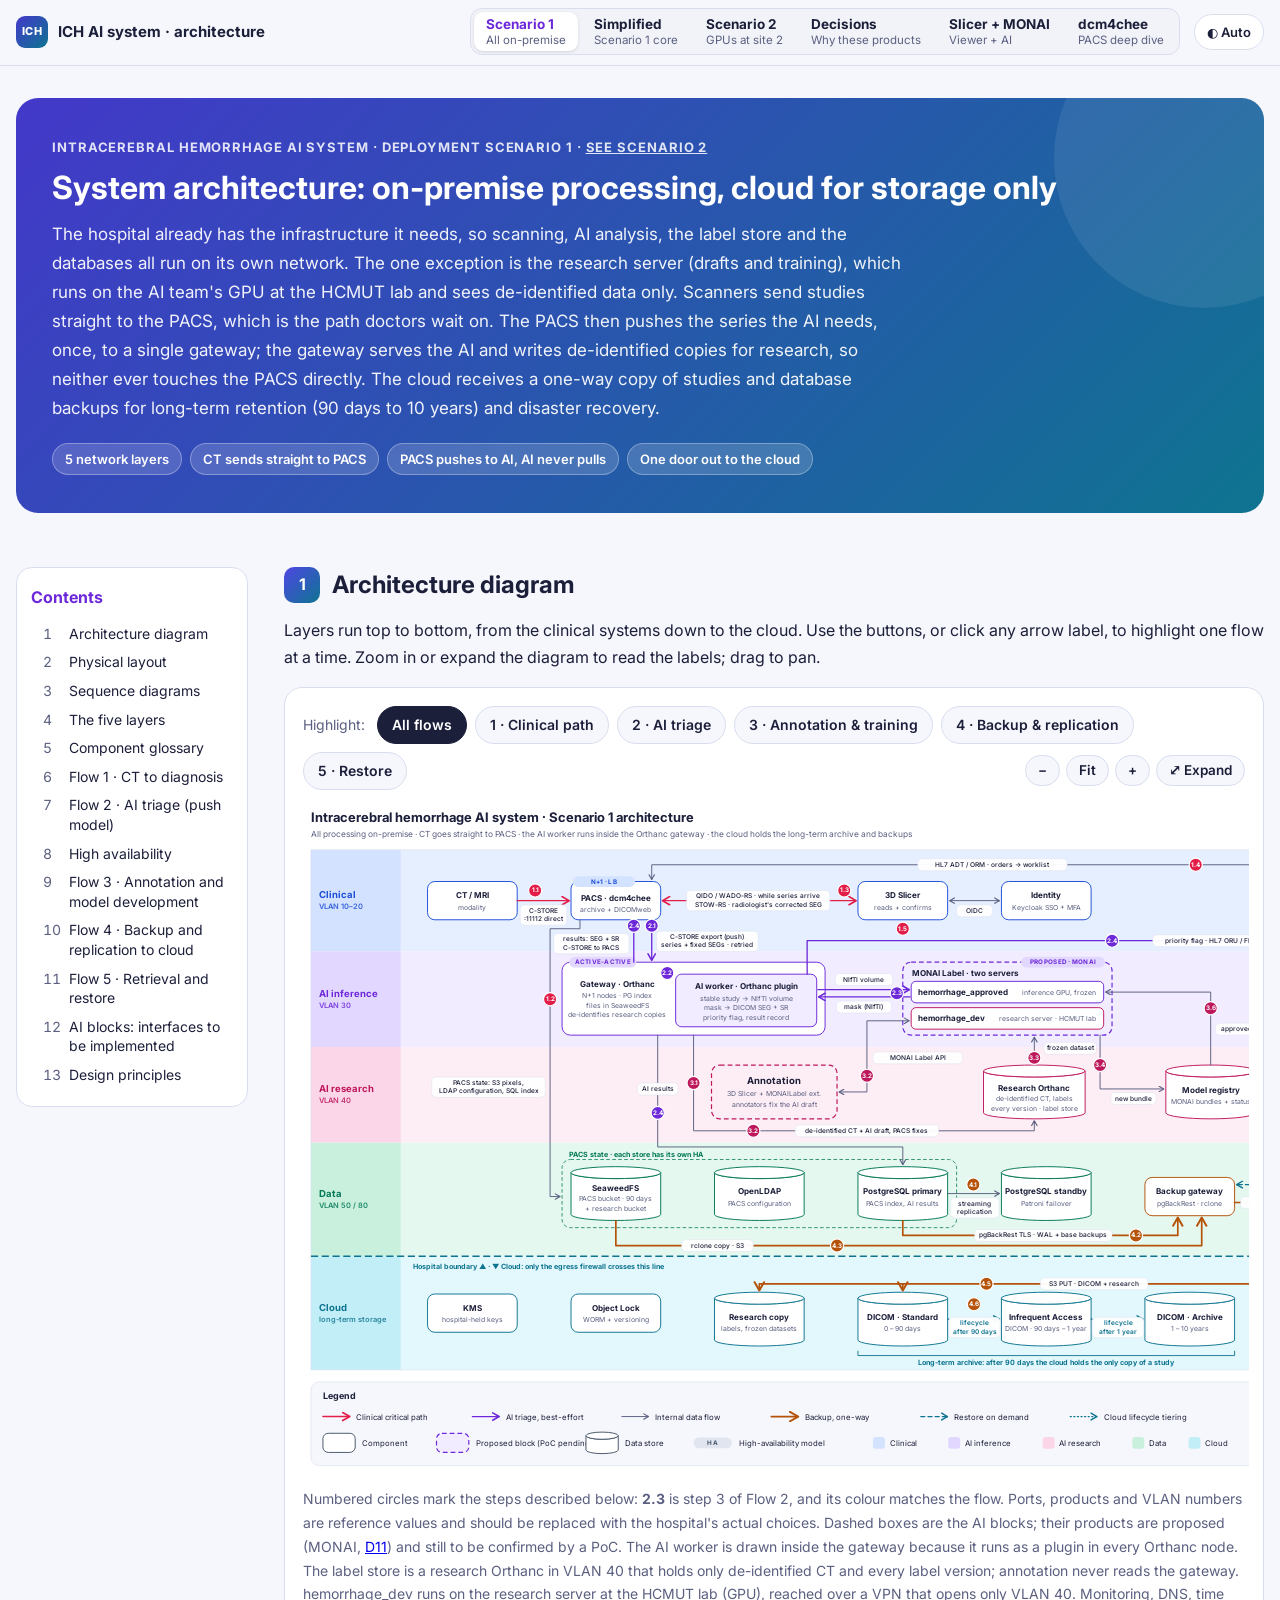
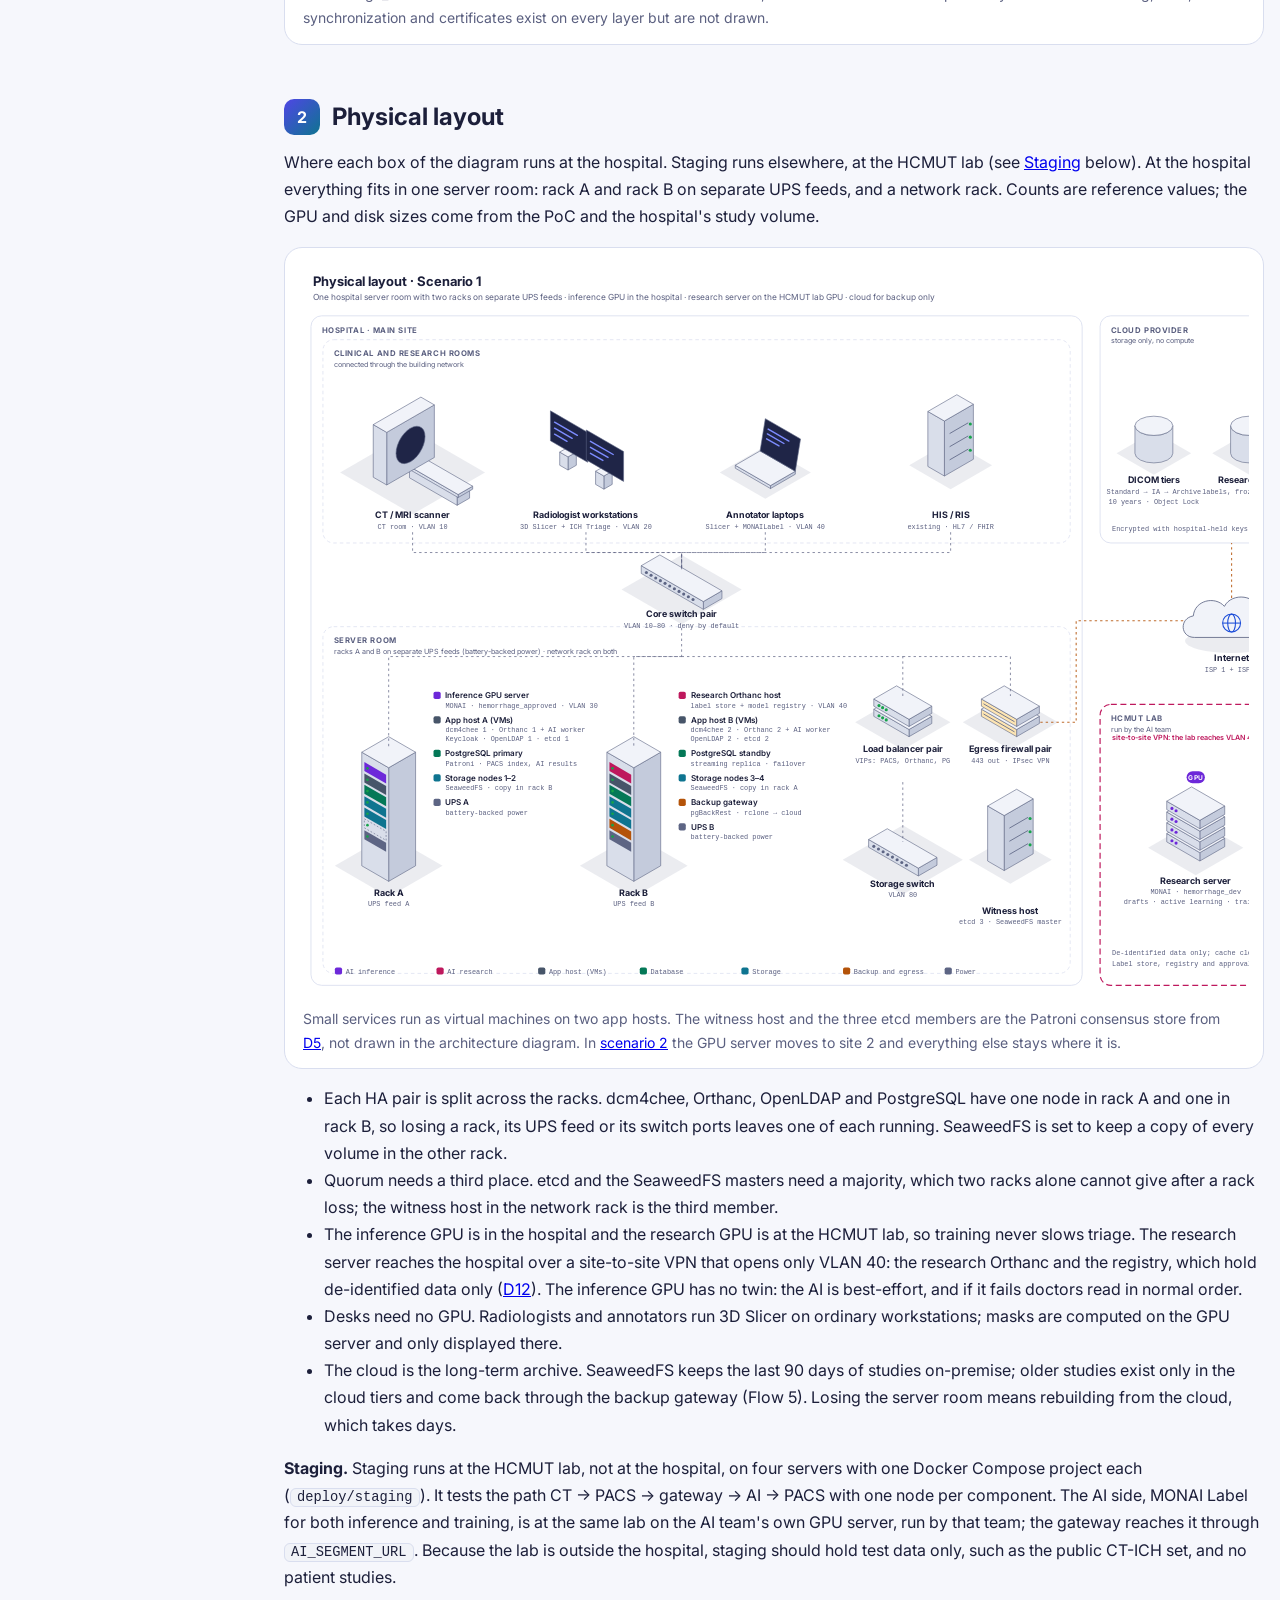
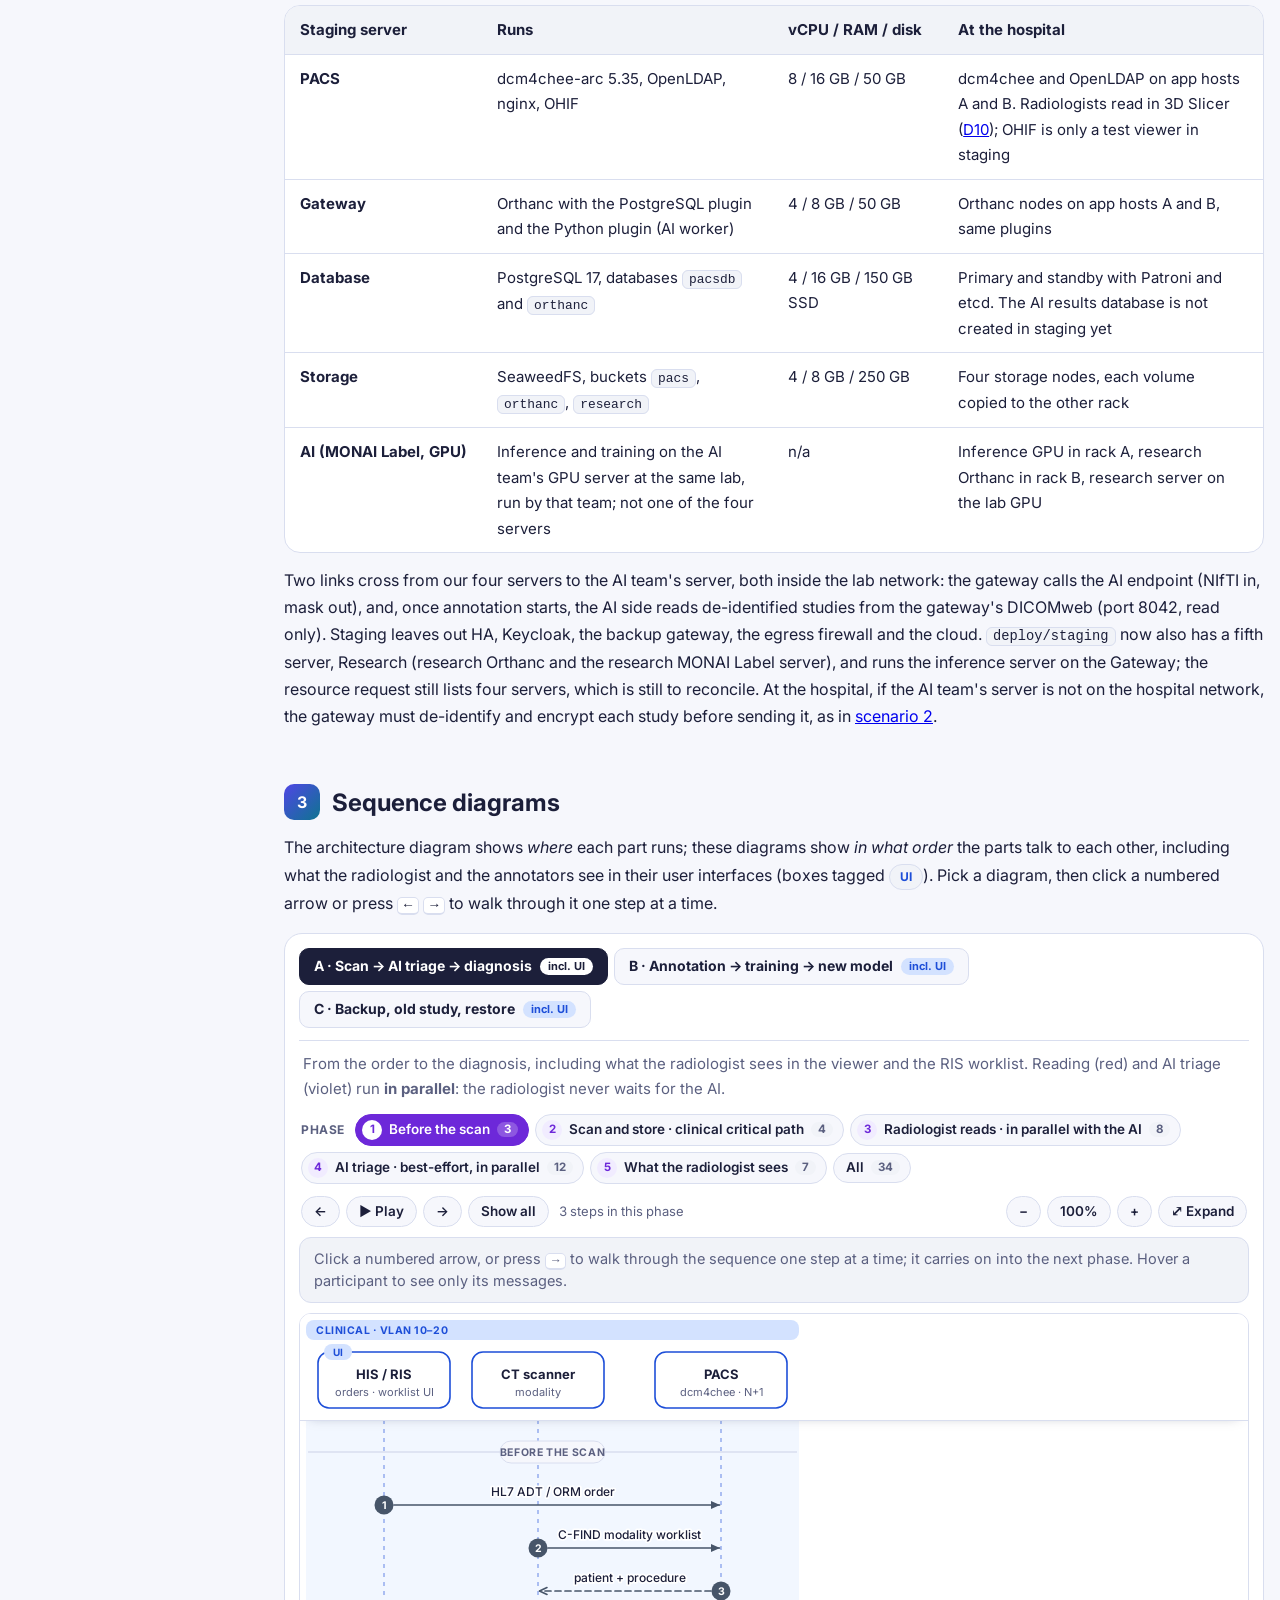
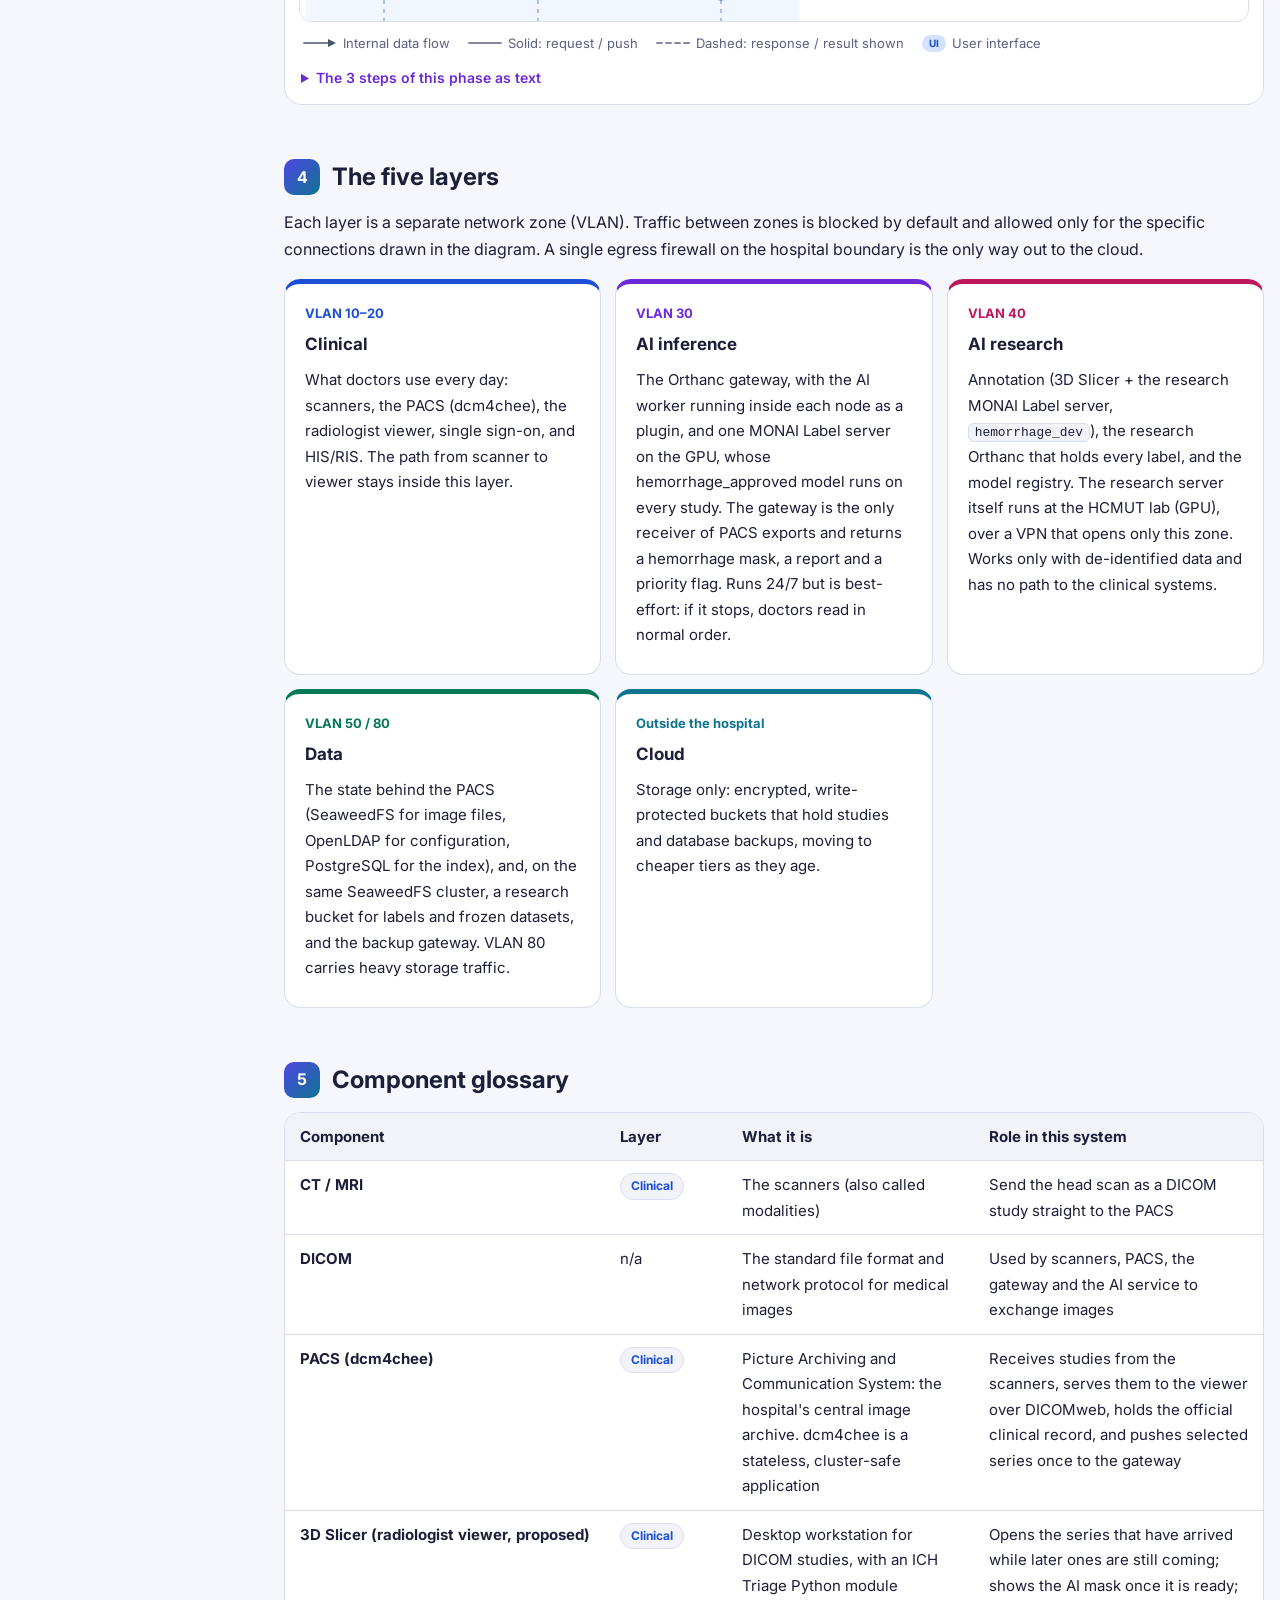
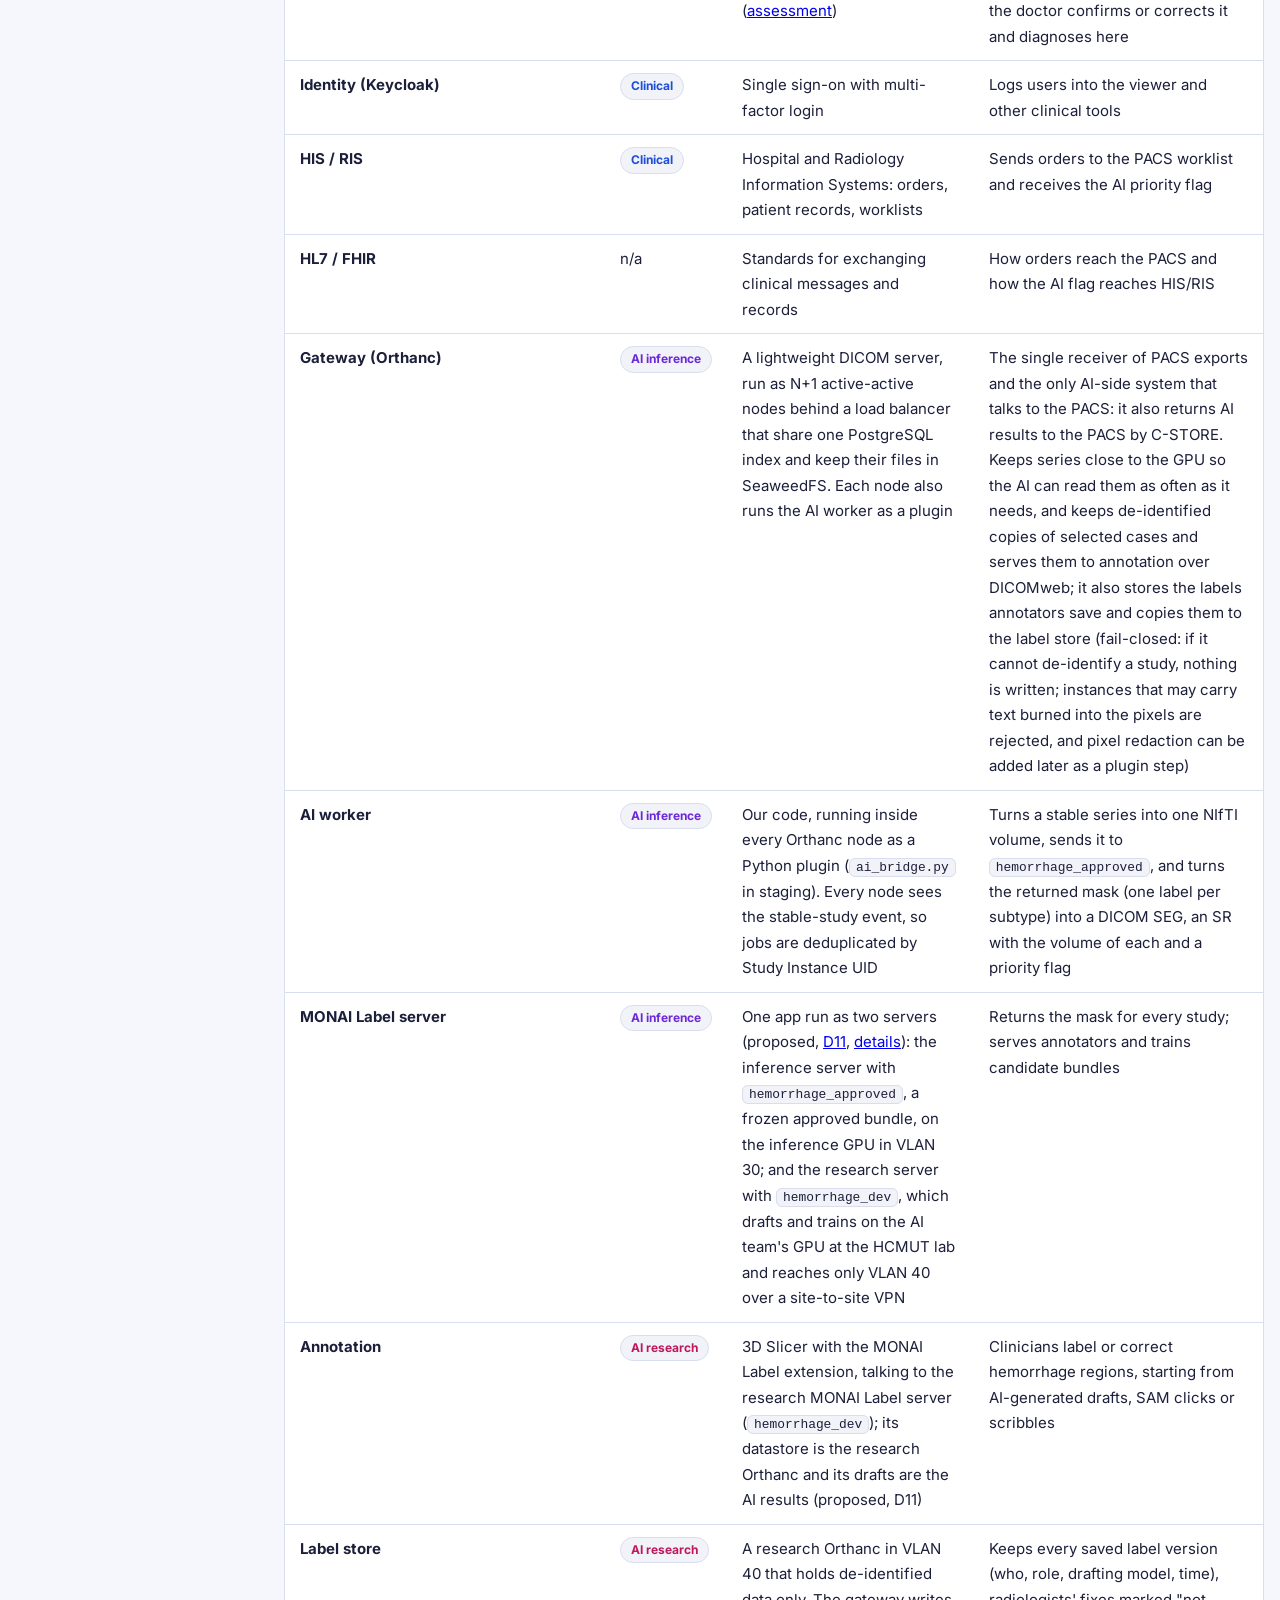
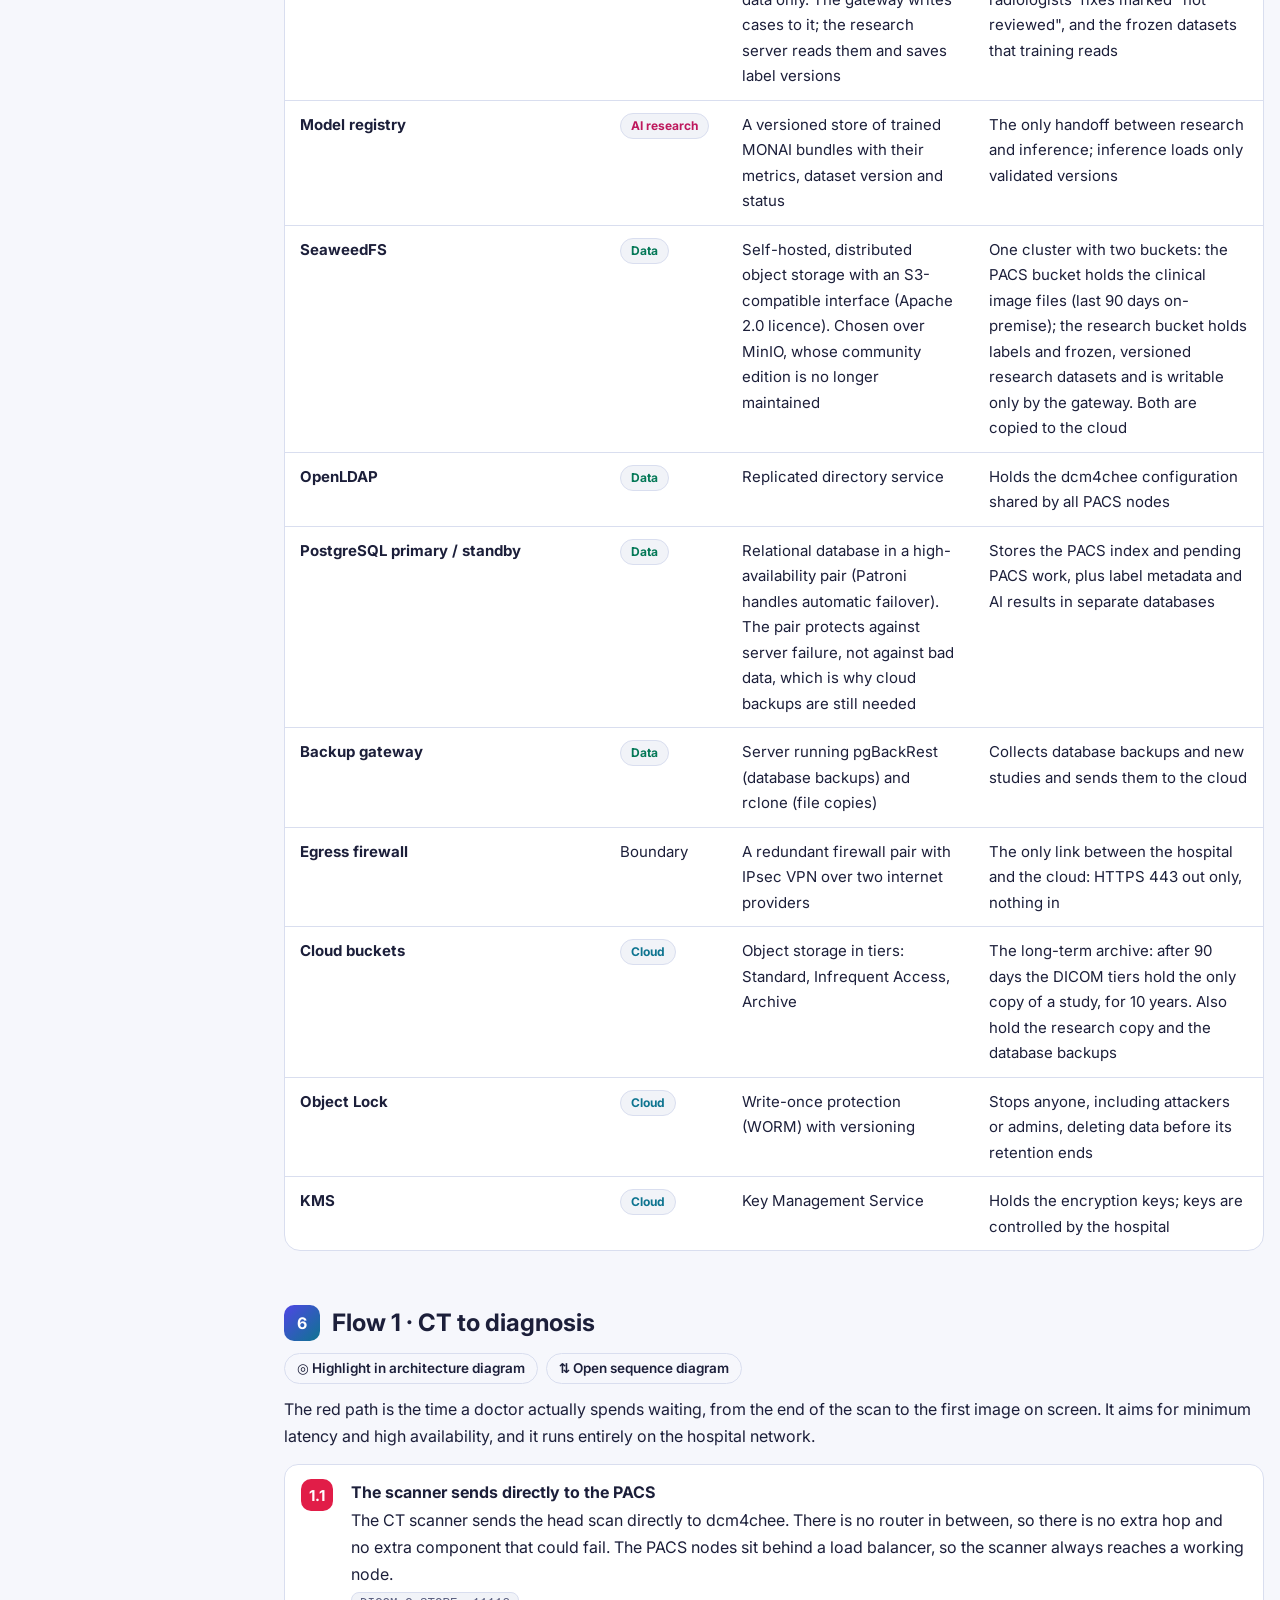
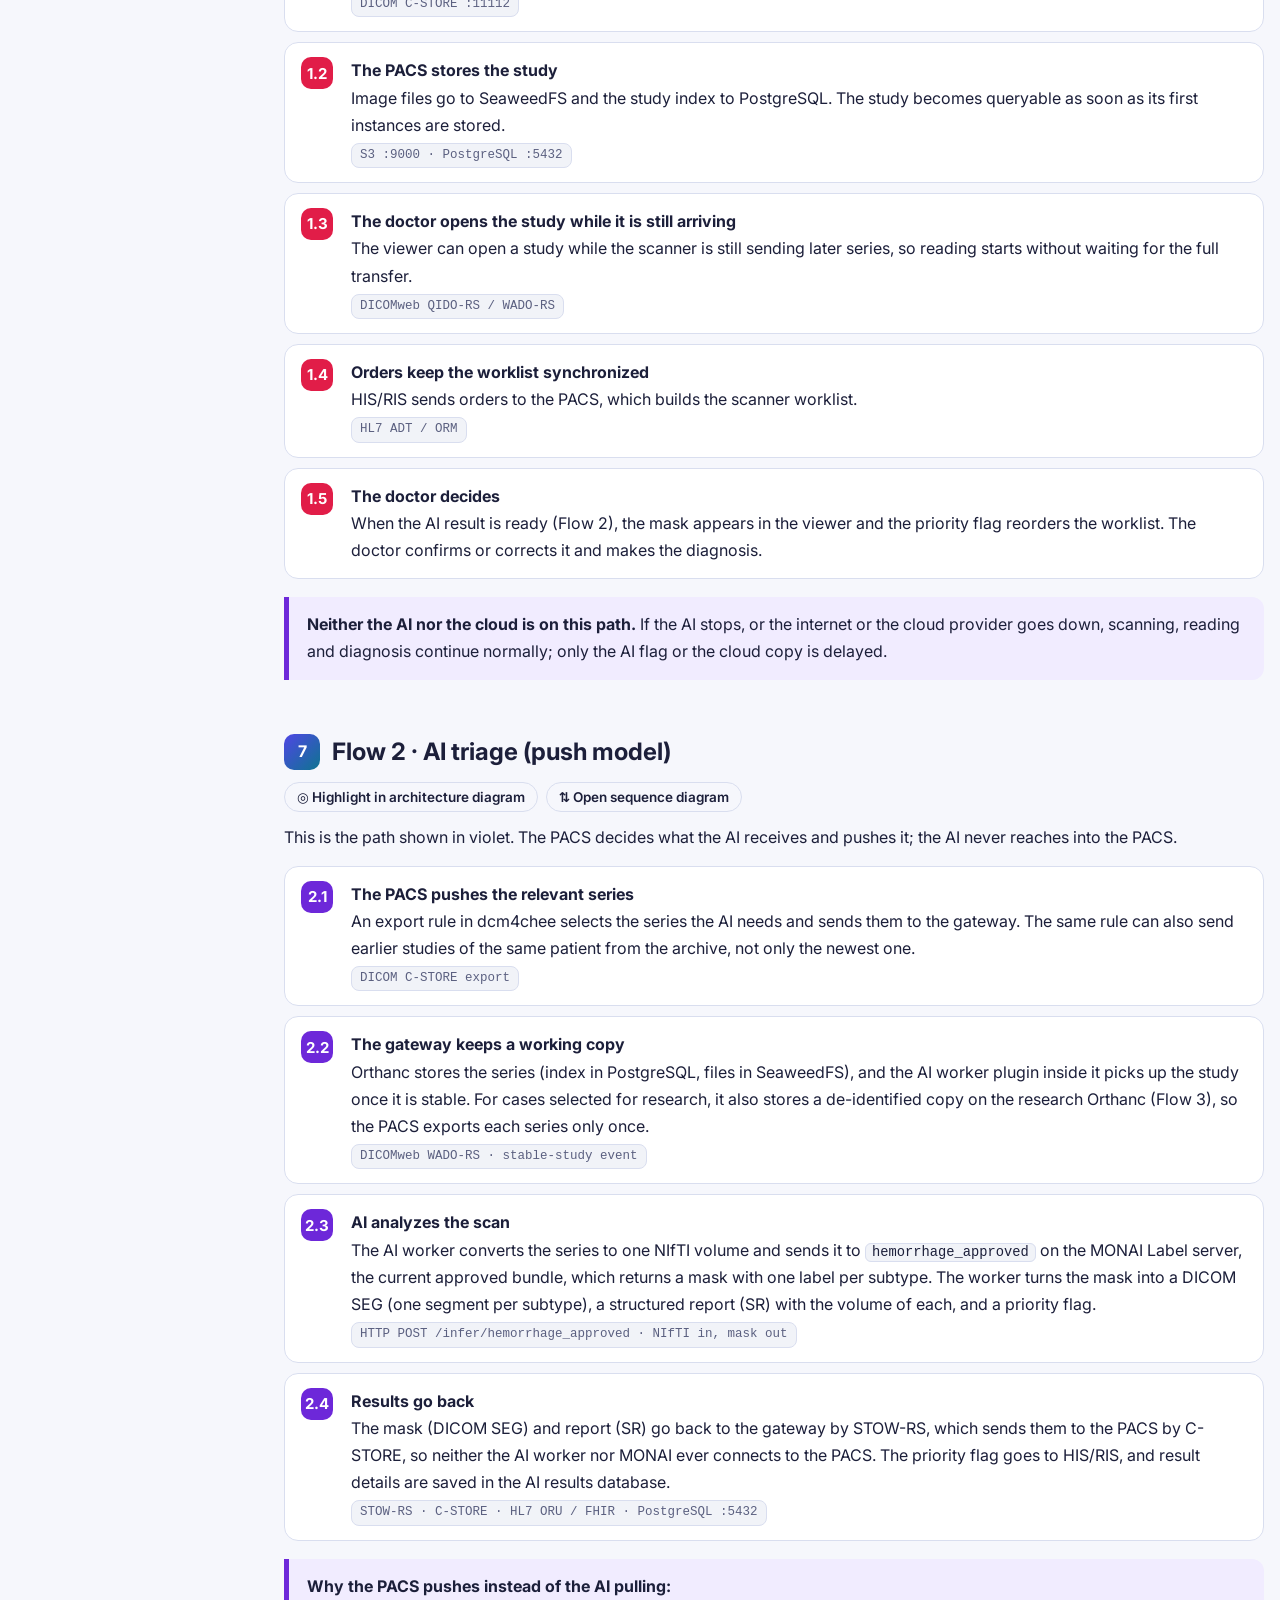
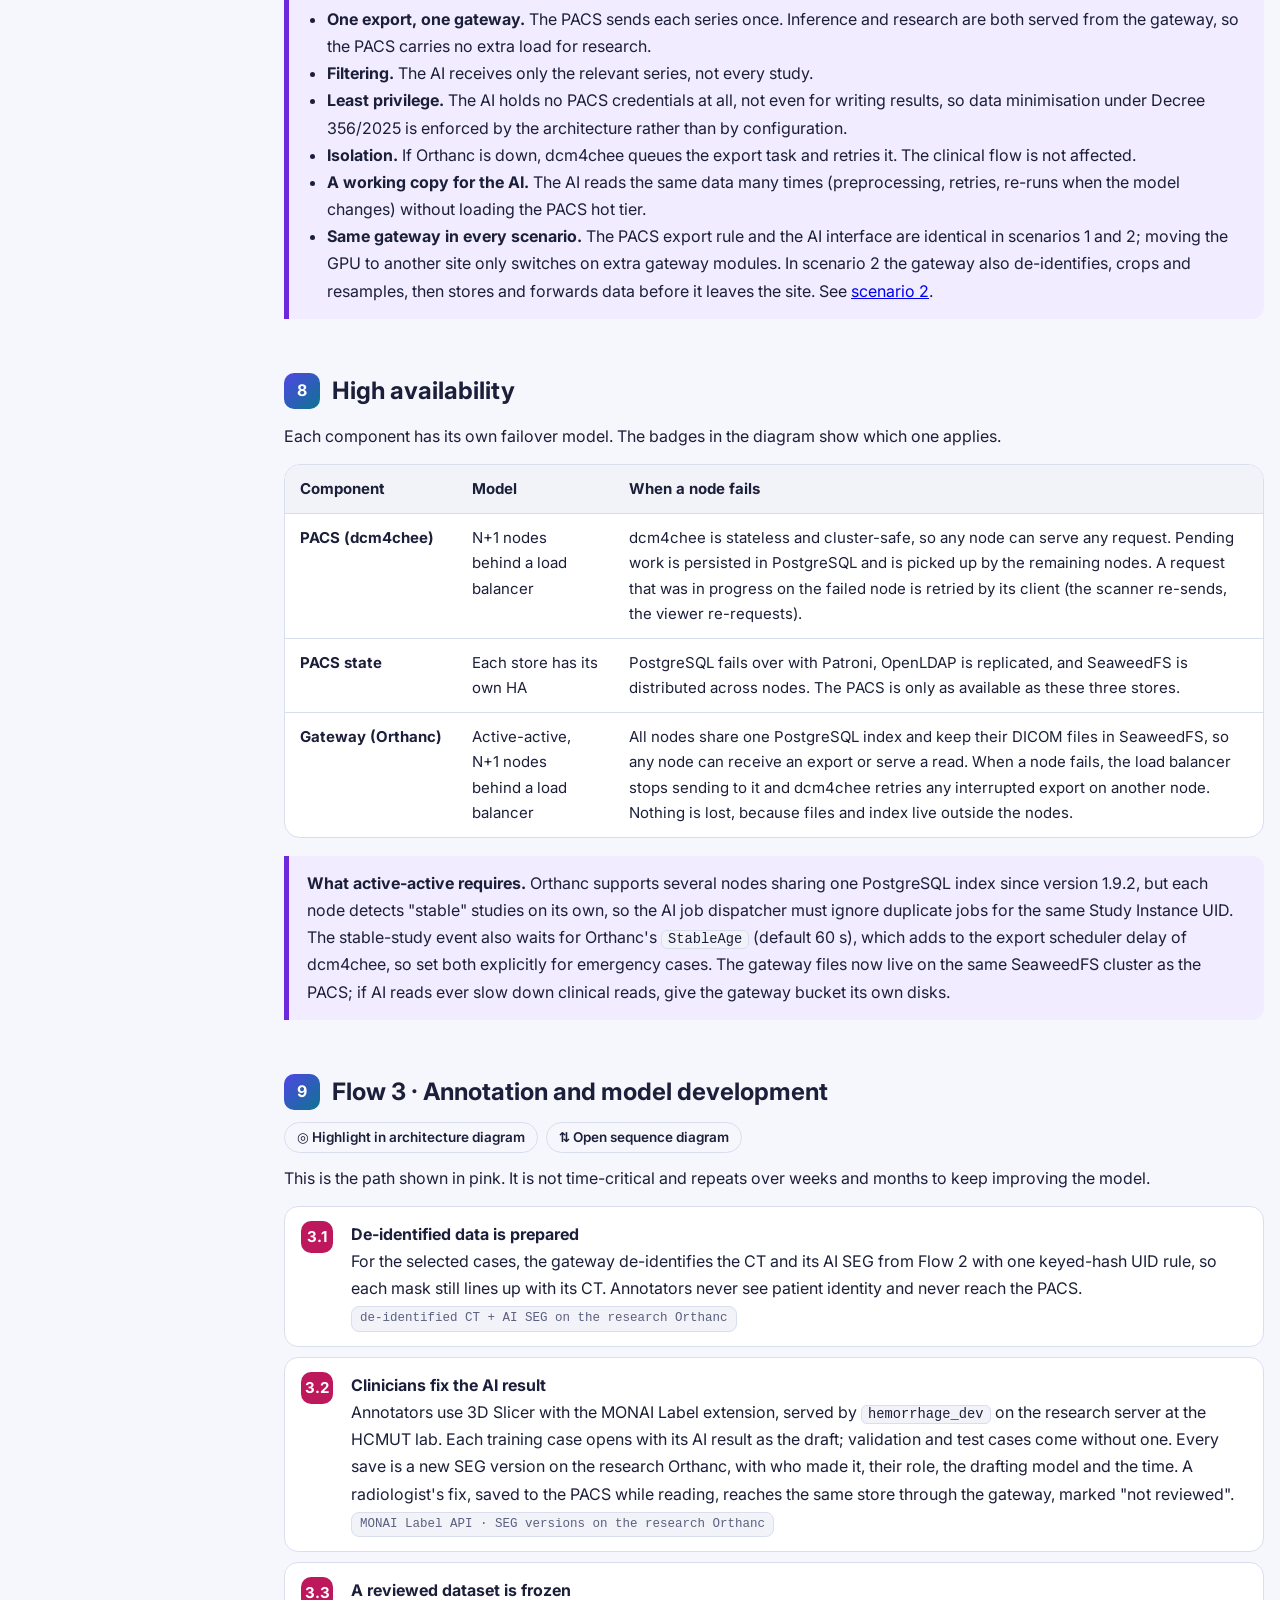
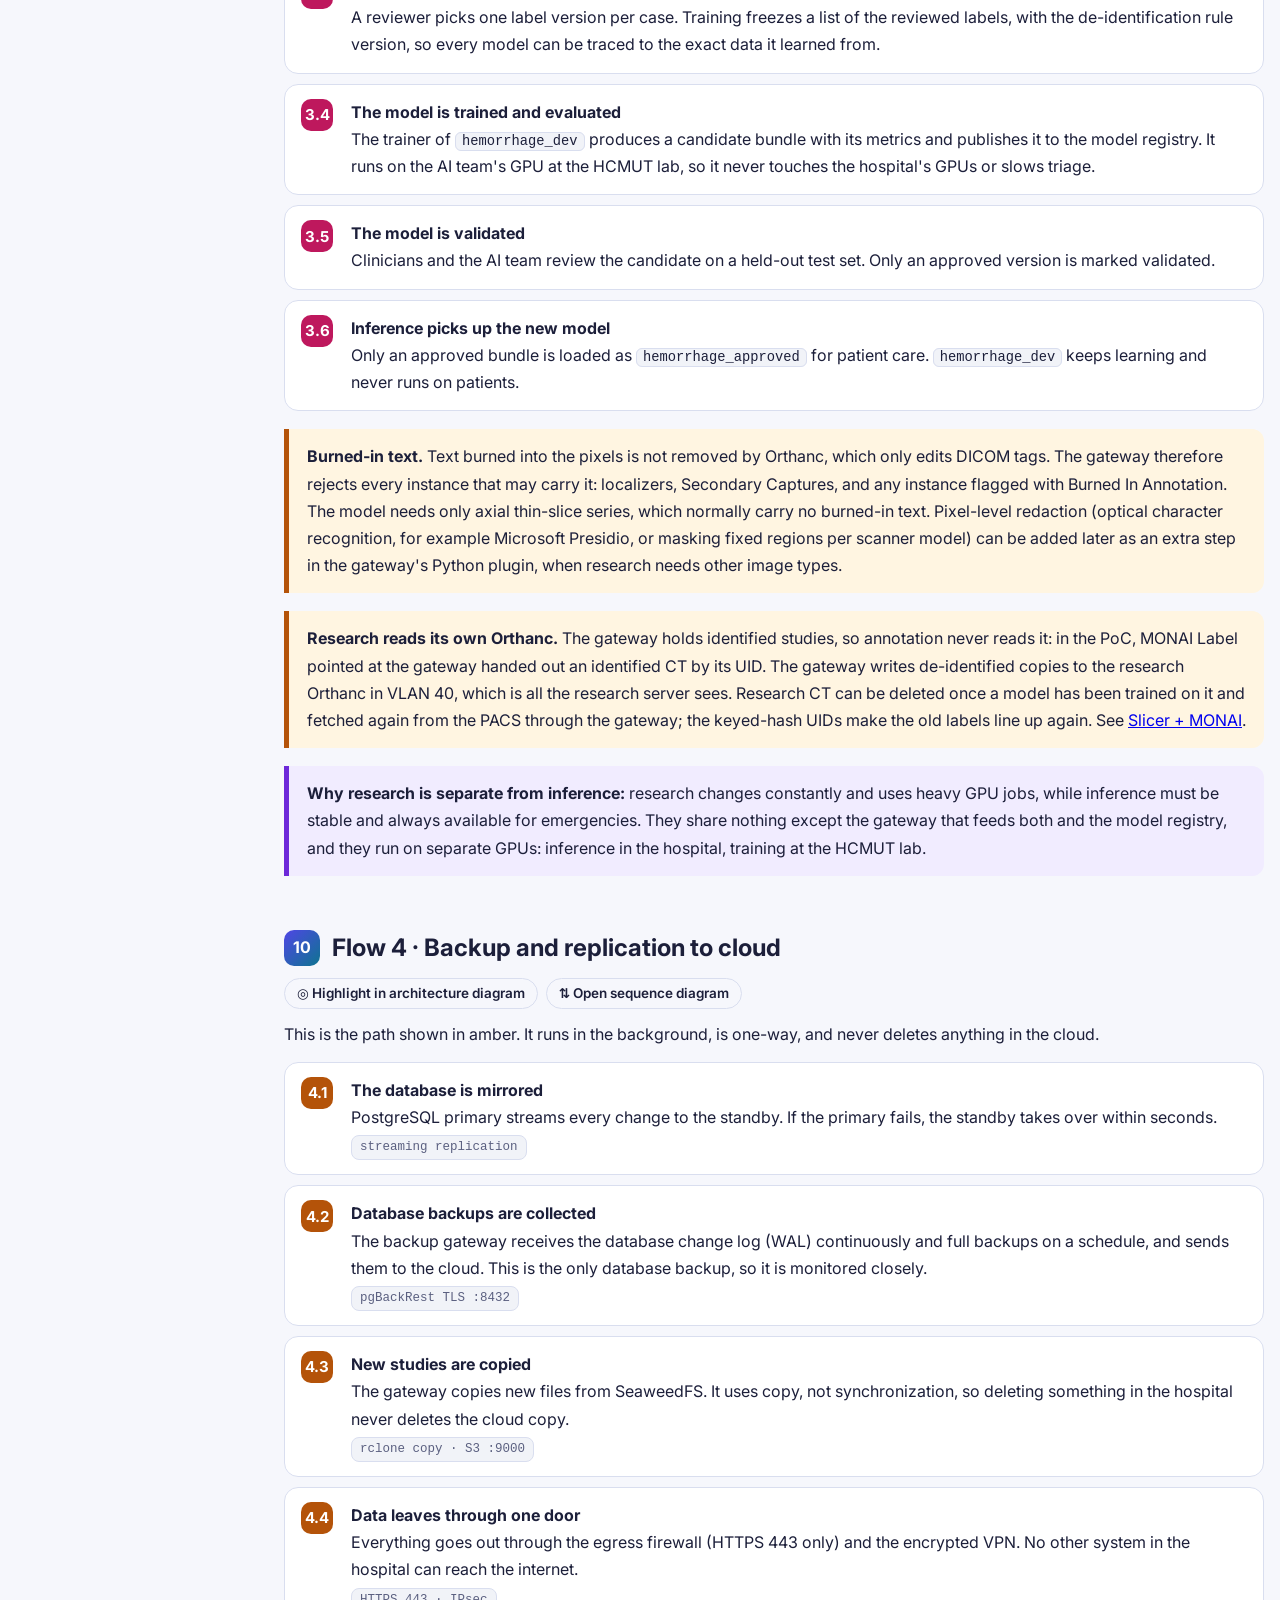
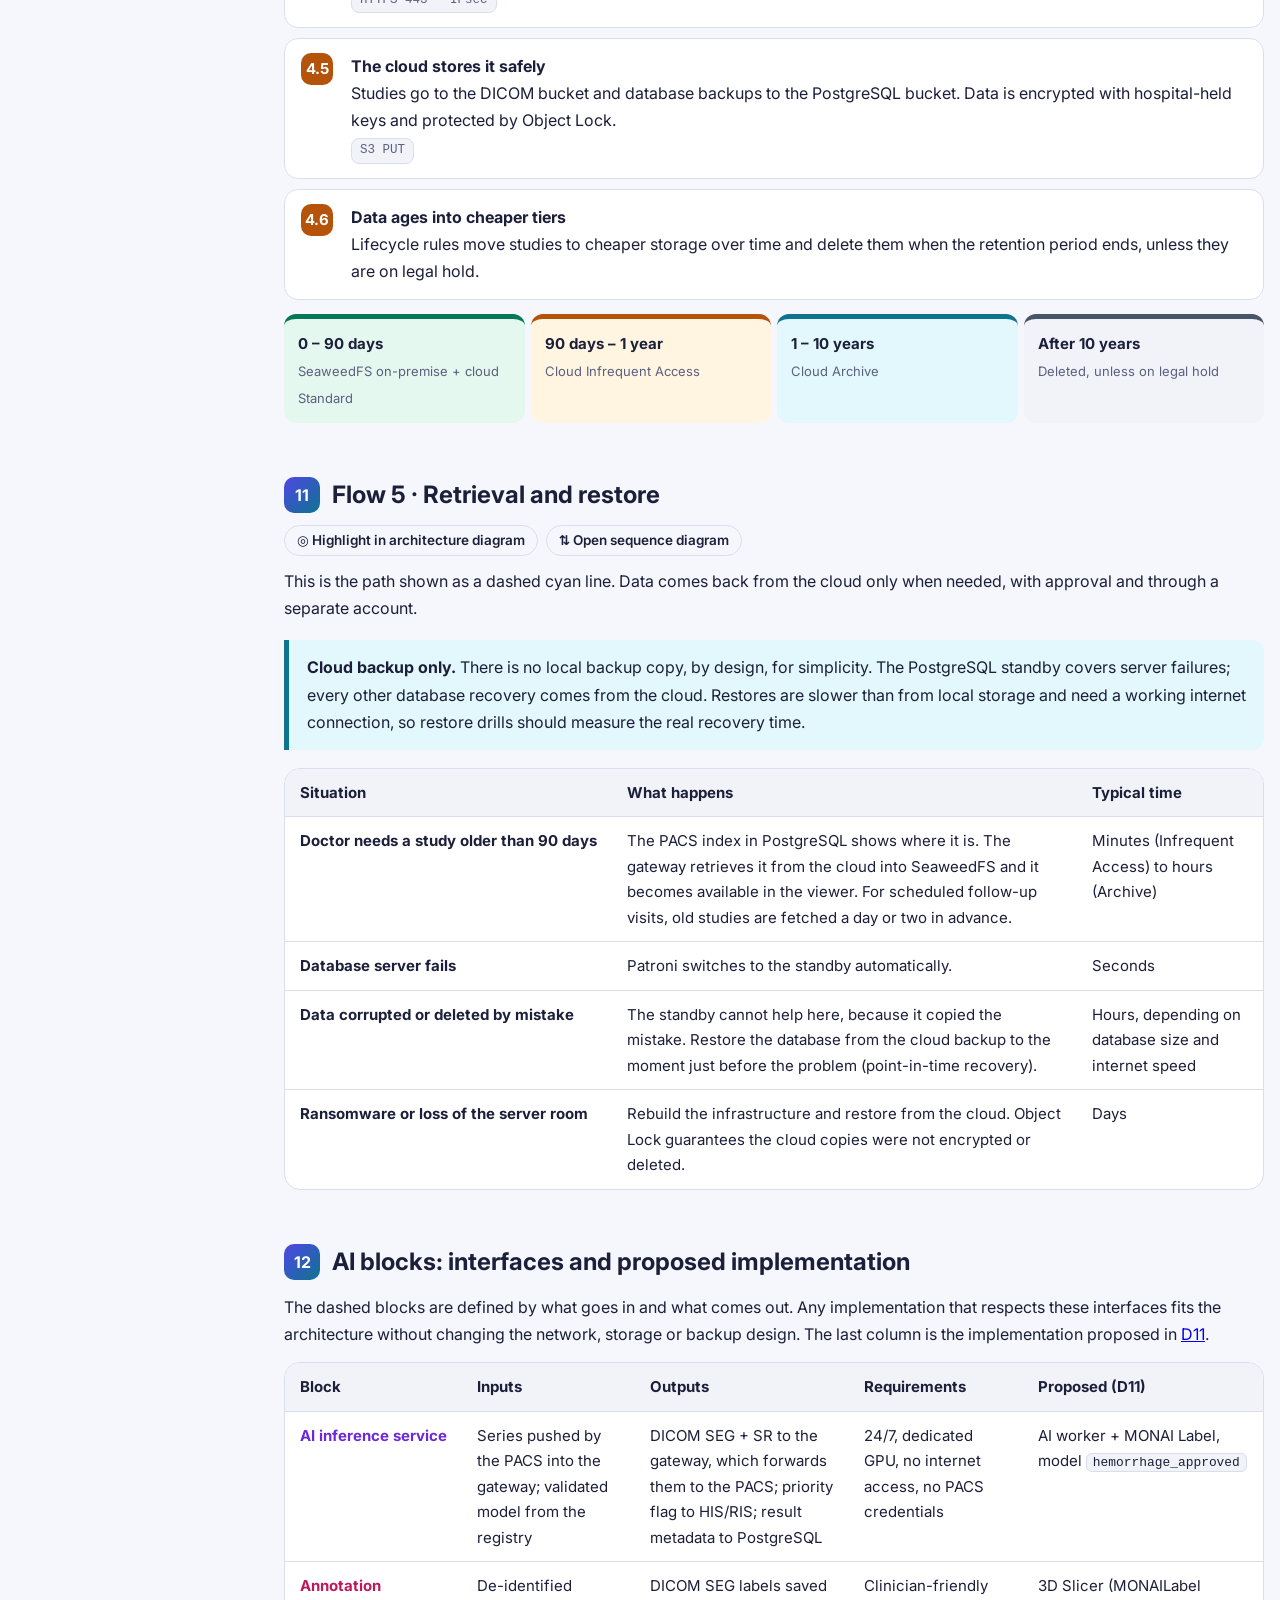
<file: ich_architecture_overview.html>
<!doctype html>
<html lang="en"><head><meta charset="utf-8"><meta name="viewport" content="width=device-width, initial-scale=1">
<title>ICH Architecture Overview</title>
<link rel="canonical" href="index.html">
<meta http-equiv="refresh" content="0; url=index.html">
<script>location.replace("index.html" + location.hash);</script>
</head><body style="font-family:system-ui,sans-serif;padding:24px">
<p>This page moved to <a href="index.html">index.html</a> (Scenario 1).</p>
</body></html>
</file>
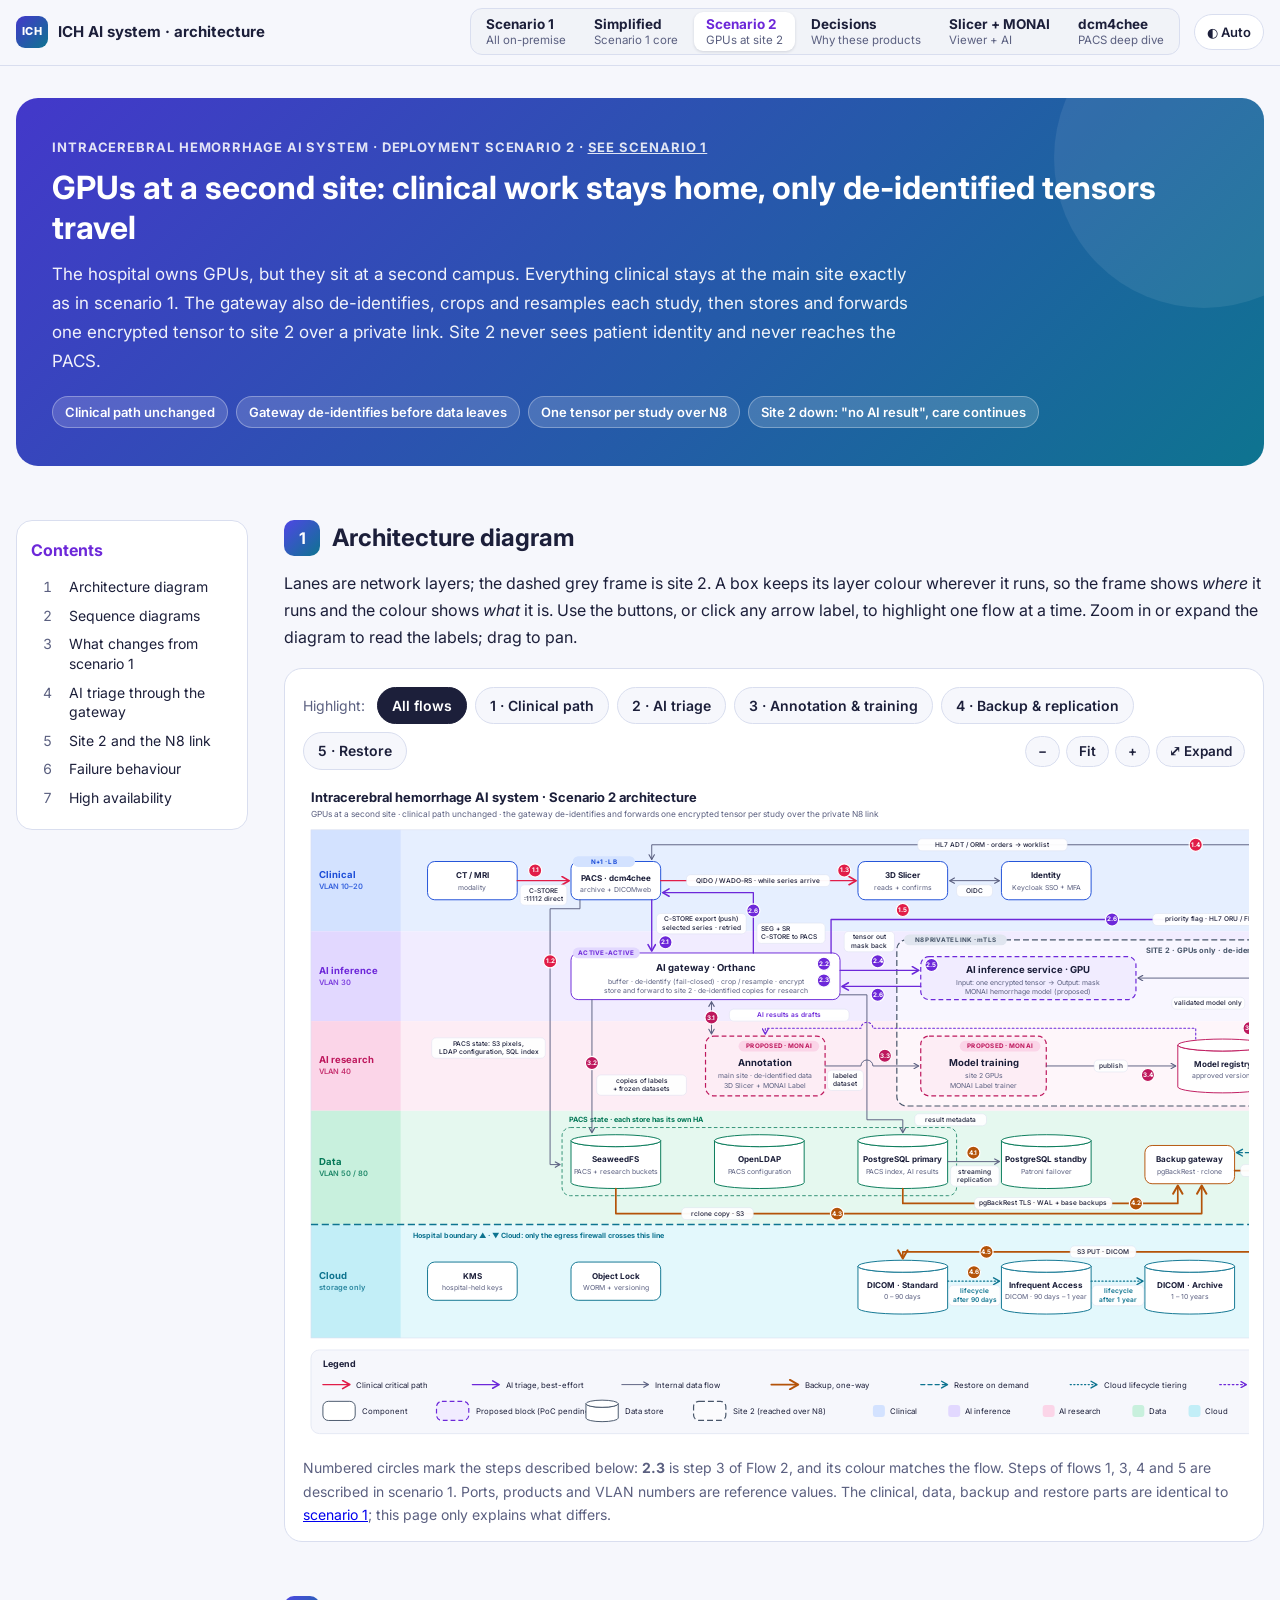
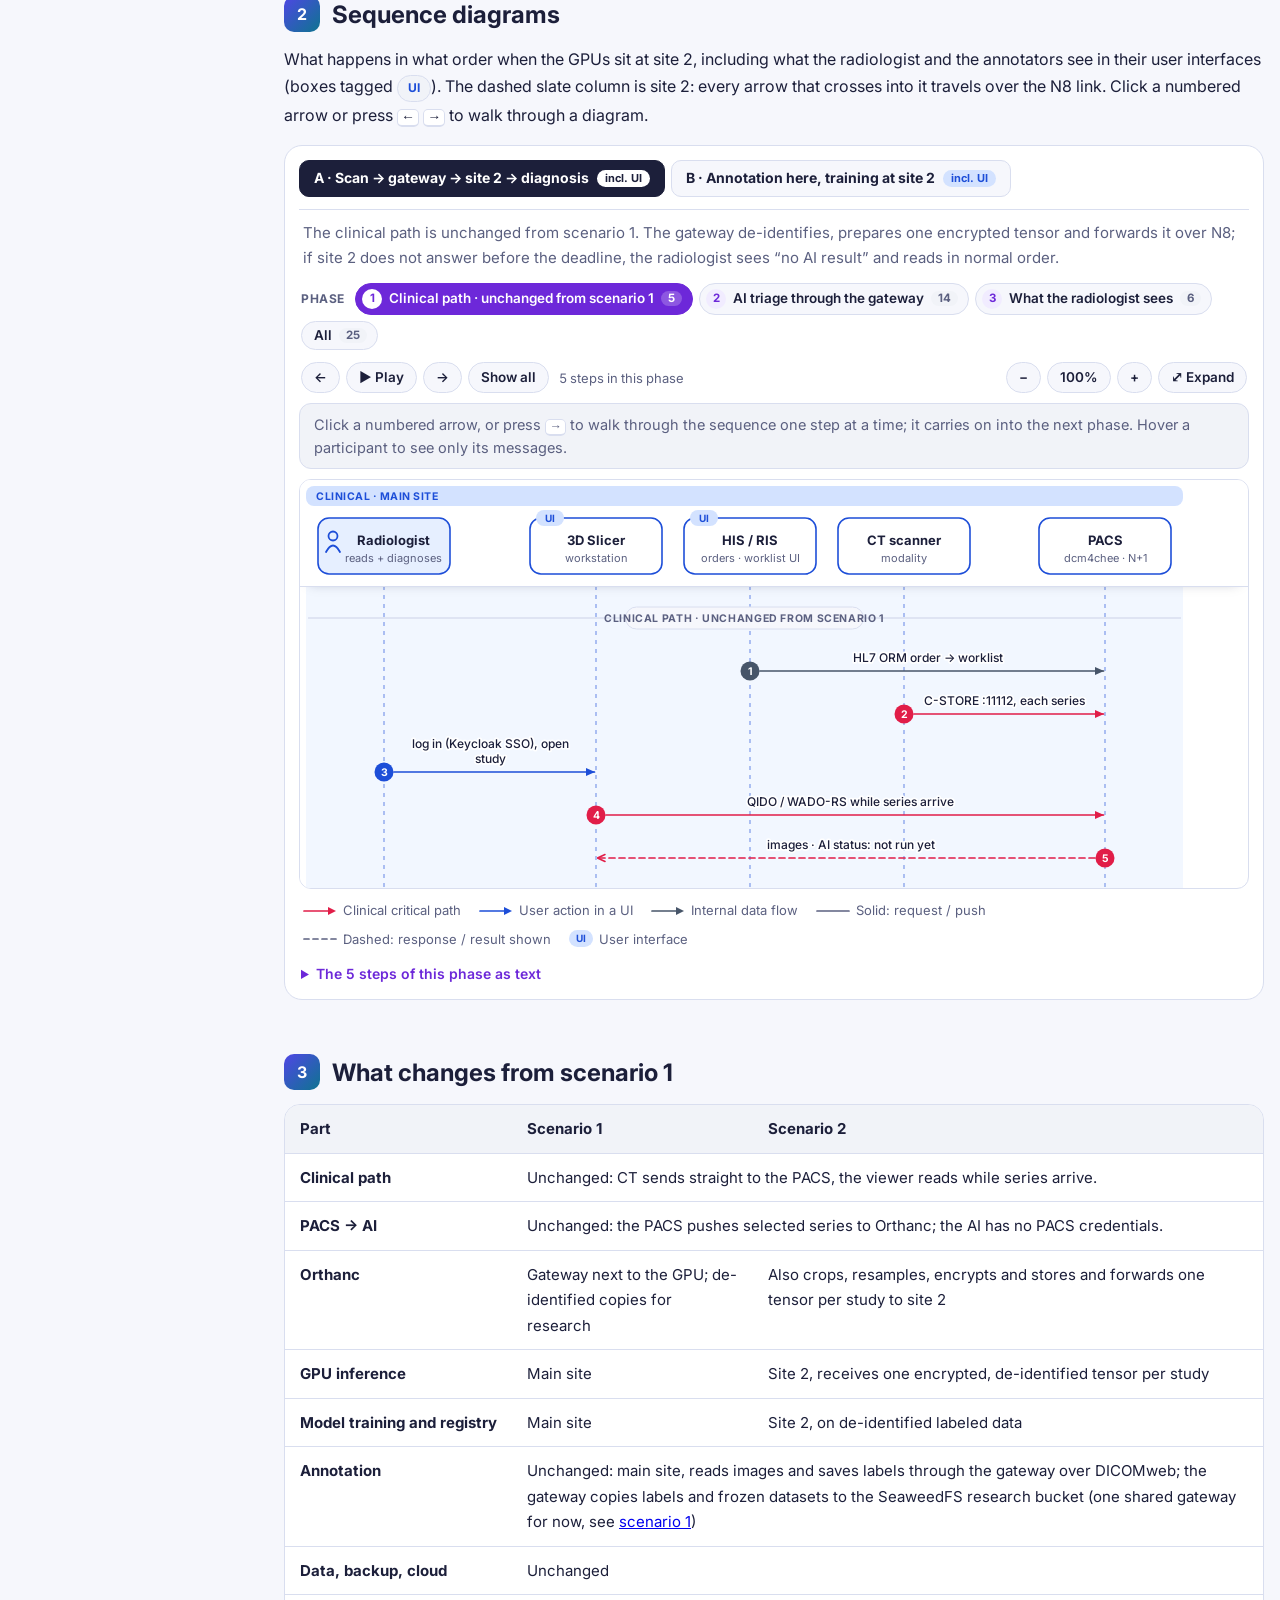
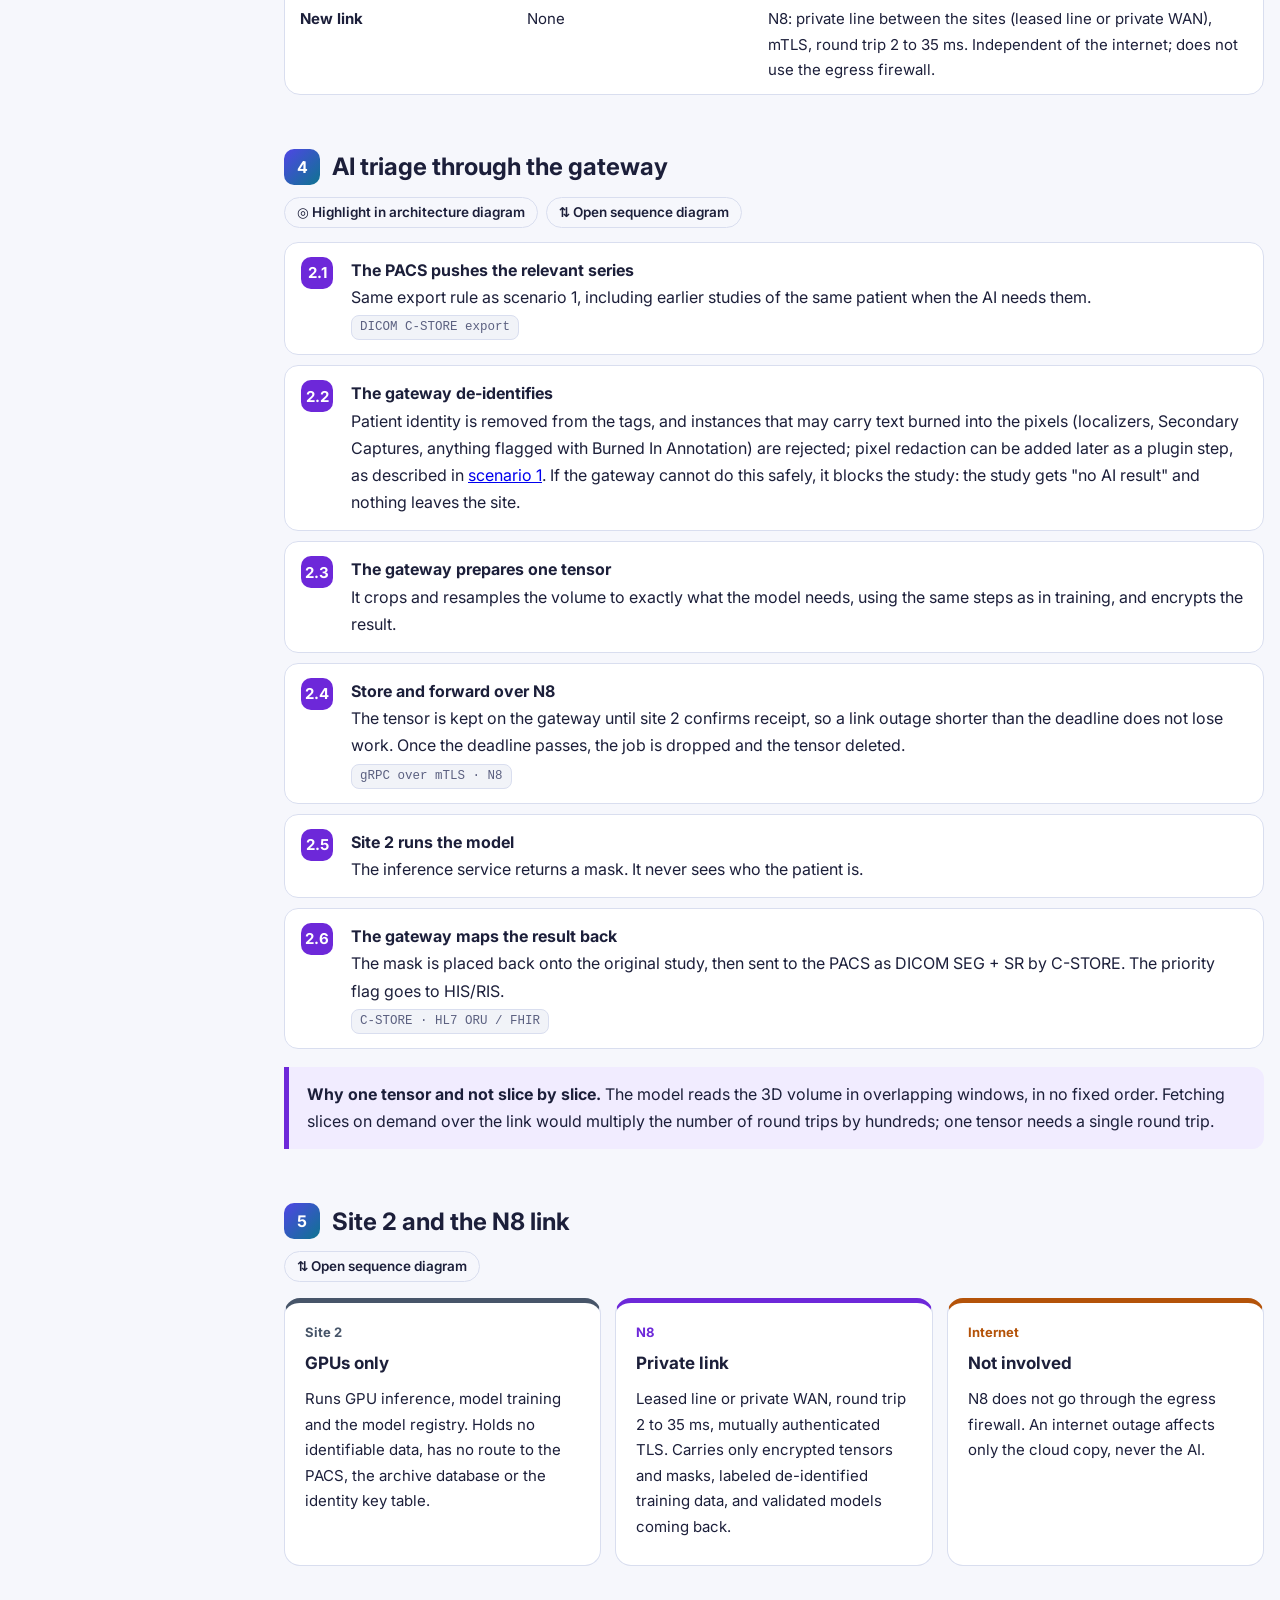
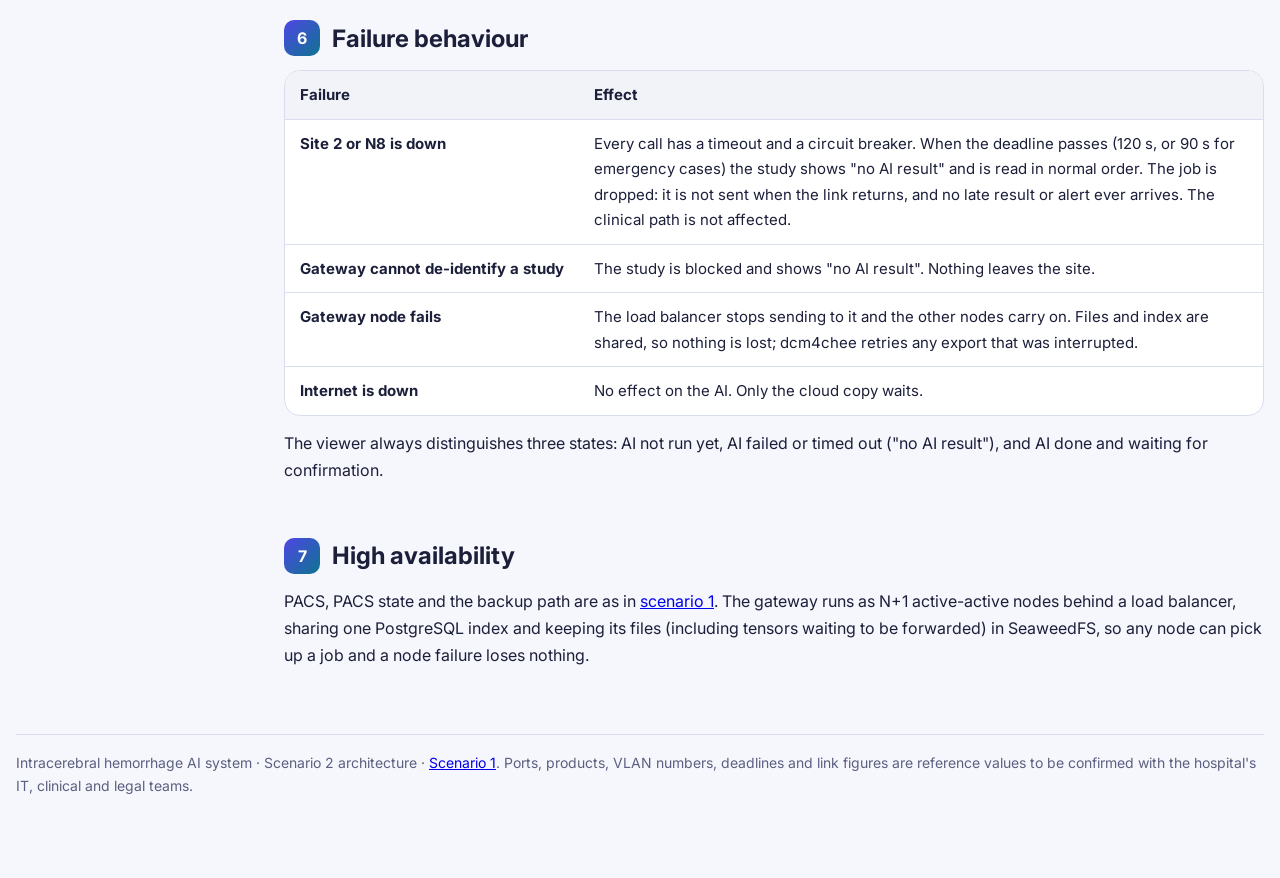
<file: scenario2.html>
<!doctype html>
<html lang="en"><head><meta charset="utf-8"><meta name="viewport" content="width=device-width, initial-scale=1">
<title>ICH Architecture Overview · Scenario 2</title>
<link rel="preconnect" href="https://fonts.googleapis.com"><link href="https://fonts.googleapis.com/css2?family=Inter:wght@400;500;600;700&display=swap" rel="stylesheet">
<style>
:root{--bg:#f6f7fc;--card:#ffffff;--text:#1c1f3a;--muted:#5b6080;--border:#d9deef;--pill:#ffffff;
--blue:#1d4ed8;--blue-s:#e6efff;--blue-h:#d3e2ff;
--violet:#6d28d9;--violet-s:#f1ecff;--violet-h:#e2d8ff;
--pink:#be185d;--pink-s:#fdedf5;--pink-h:#fbd5e8;
--emerald:#047857;--emerald-s:#e5f8ef;--emerald-h:#c8f0dd;
--amber:#b45309;--amber-s:#fff5e1;--amber-h:#fde5b3;
--cyan:#0e7490;--cyan-s:#e3f8fc;--cyan-h:#c2eef7;
--slate:#475569;--slate-s:#f1f3f8;--slate-h:#e0e5ef;
--rose:#e11d48;}
@media (prefers-color-scheme: dark){:root:not([data-theme="light"]){--bg:#0e1124;--card:#171b34;--text:#eceefb;--muted:#a3a8c8;--border:#2c3257;--pill:#171b34;
--blue:#93c5fd;--blue-s:#14213f;--blue-h:#1b3160;--violet:#c4b5fd;--violet-s:#1d1838;--violet-h:#33255f;
--pink:#f9a8d4;--pink-s:#2a1324;--pink-h:#4a1a3a;--emerald:#6ee7b7;--emerald-s:#0f2a24;--emerald-h:#0f3b2e;
--amber:#fcd34d;--amber-s:#2c210b;--amber-h:#42300a;--cyan:#67e8f9;--cyan-s:#0f2a33;--cyan-h:#123b46;
--slate:#cbd5e1;--slate-s:#1a1f36;--slate-h:#2a3150;--rose:#fb7185;}}
:root[data-theme="dark"]{--bg:#0e1124;--card:#171b34;--text:#eceefb;--muted:#a3a8c8;--border:#2c3257;--pill:#171b34;
--blue:#93c5fd;--blue-s:#14213f;--blue-h:#1b3160;--violet:#c4b5fd;--violet-s:#1d1838;--violet-h:#33255f;
--pink:#f9a8d4;--pink-s:#2a1324;--pink-h:#4a1a3a;--emerald:#6ee7b7;--emerald-s:#0f2a24;--emerald-h:#0f3b2e;
--amber:#fcd34d;--amber-s:#2c210b;--amber-h:#42300a;--cyan:#67e8f9;--cyan-s:#0f2a33;--cyan-h:#123b46;
--slate:#cbd5e1;--slate-s:#1a1f36;--slate-h:#2a3150;--rose:#fb7185;}

.bg{fill:var(--card)}
.h1{fill:var(--text);font-size:22px;font-weight:700}
.h2{fill:var(--muted);font-size:14px}
.lane{stroke:none}
.f-slate{fill:var(--slate-s)}.f-blue{fill:var(--blue-s)}.f-violet{fill:var(--violet-s)}.f-pink{fill:var(--pink-s)}.f-emerald{fill:var(--emerald-s)}.f-amber{fill:var(--amber-s)}.f-cyan{fill:var(--cyan-s)}
.h-slate{fill:var(--slate-h)}.h-blue{fill:var(--blue-h)}.h-violet{fill:var(--violet-h)}.h-pink{fill:var(--pink-h)}.h-emerald{fill:var(--emerald-h)}.h-amber{fill:var(--amber-h)}.h-cyan{fill:var(--cyan-h)}
.t-slate{fill:var(--slate)}.t-blue{fill:var(--blue)}.t-violet{fill:var(--violet)}.t-pink{fill:var(--pink)}.t-emerald{fill:var(--emerald)}.t-amber{fill:var(--amber)}.t-cyan{fill:var(--cyan)}
.lt{font-size:16px;font-weight:700}.ls{font-size:12.5px;font-weight:600;opacity:.85}
.frame{fill:none;stroke:var(--border);stroke-width:1}
.bx,.cy,.cyt{fill:var(--card);stroke-width:1.6}
.cyt{fill:var(--card)}
.s-slate{stroke:var(--slate)}.s-blue{stroke:var(--blue)}.s-violet{stroke:var(--violet)}.s-pink{stroke:var(--pink)}.s-emerald{stroke:var(--emerald)}.s-amber{stroke:var(--amber)}.s-cyan{stroke:var(--cyan)}
.bt{fill:var(--text);font-size:13.5px;font-weight:700}
.bs{fill:var(--muted);font-size:11.5px}
.abs{stroke-width:2;stroke-dasharray:8 5}
.af-violet{fill:var(--violet-s)}.af-pink{fill:var(--pink-s)}
.big{font-size:16px}
.tagbg{stroke:none}.tagt{font-size:10.5px;font-weight:700;letter-spacing:.04em}
.grp{fill:none;stroke:var(--emerald);stroke-width:1.3;stroke-dasharray:6 4}
.grpt{fill:var(--emerald);font-size:12px;font-weight:700}
.a.loop{stroke:var(--violet);stroke-width:1.8;stroke-dasharray:3 4}
.lbv{fill:var(--violet);font-size:11px;font-weight:600}
.note{fill:var(--muted);font-size:12.5px;font-style:italic}
.a{fill:none;stroke-linejoin:round;stroke-linecap:round}
.a.crit{stroke:var(--rose);stroke-width:2.4}
.a.ai{stroke:var(--violet);stroke-width:2.2}
.a.flow{stroke:var(--muted);stroke-width:1.6}
.a.bak{stroke:var(--amber);stroke-width:2.8}
.a.rest{stroke:var(--cyan);stroke-width:2;stroke-dasharray:7 5}
.a.life{stroke:var(--cyan);stroke-width:2;stroke-dasharray:2 4}
.pill{fill:var(--pill);stroke:var(--border);stroke-width:.8;opacity:.96}
.lb{fill:var(--text);font-size:11px;font-weight:500}
.lbc{fill:var(--cyan);font-size:11px;font-weight:600}
.boundary{stroke:var(--cyan);stroke-width:2.5;stroke-dasharray:12 6}
.btag{fill:var(--cyan);font-size:12px;font-weight:700}
.legend{fill:var(--bg);stroke:var(--border)}
.lgh{fill:var(--text);font-size:15px;font-weight:700}
.lgt{fill:var(--text);font-size:13px}

*{box-sizing:border-box}
body{margin:0;background:var(--bg);color:var(--text);font-family:"Inter",system-ui,-apple-system,"Segoe UI",Roboto,sans-serif;line-height:1.7;font-size:16px}
.page{max-width:1180px;margin:0 auto;padding:32px 16px 80px}
.hero{background:linear-gradient(135deg,#4338ca,#0e7490);color:#fff;border-radius:22px;padding:38px 36px;position:relative;overflow:hidden}
.hero::after{content:"";position:absolute;right:-90px;top:-90px;width:300px;height:300px;border-radius:50%;background:rgba(255,255,255,.08)}
.hero .eyebrow{font-size:13px;letter-spacing:.07em;text-transform:uppercase;font-weight:700;opacity:.85;position:relative}
.hero h1{font-size:32px;line-height:1.25;margin:10px 0 12px;position:relative}
.hero p{font-size:17px;max-width:860px;opacity:.93;margin:0;position:relative}
.hero a{color:#fff}
.chips{display:flex;flex-wrap:wrap;gap:8px;margin-top:20px;position:relative}
.chips span{background:rgba(255,255,255,.16);border:1px solid rgba(255,255,255,.3);padding:4px 12px;border-radius:999px;font-size:13px;font-weight:600}
nav.toc{background:var(--card);border:1px solid var(--border);border-radius:16px;padding:18px 22px;margin:24px 0}
nav.toc b{color:var(--violet)}
nav.toc ol{margin:8px 0 0;padding-left:22px;columns:2;column-gap:36px}
nav.toc a{color:var(--text);text-decoration:none;border-bottom:1px dashed var(--border)}
nav.toc a:hover{color:var(--violet)}
h2.sec{font-size:24px;margin:54px 0 14px;display:flex;align-items:center;gap:12px;line-height:1.3}
h2.sec .n{flex:none;width:36px;height:36px;border-radius:10px;background:linear-gradient(135deg,#4f46e5,#0e7490);color:#fff;display:inline-flex;align-items:center;justify-content:center;font-size:16px;font-weight:700}
p{margin:8px 0}
code{font-family:ui-monospace,Menlo,Consolas,monospace;font-size:.86em;background:var(--slate-s);border:1px solid var(--border);padding:1px 6px;border-radius:6px}
.figure{background:var(--card);border:1px solid var(--border);border-radius:18px;padding:14px;margin:16px 0}
.figscroll{overflow-x:auto;border-radius:12px}
#arch{display:block;width:100%;min-width:1100px;height:auto}
#arch .a[data-g]{transition:opacity .25s}
#arch[data-focus] .a[data-g]{opacity:.1}
#arch[data-focus="clinical"] .a[data-g="clinical"],#arch[data-focus="triage"] .a[data-g="triage"],#arch[data-focus="ai"] .a[data-g="ai"],#arch[data-focus="backup"] .a[data-g="backup"],#arch[data-focus="restore"] .a[data-g="restore"]{opacity:1}
.focusbar{display:flex;flex-wrap:wrap;gap:8px;align-items:center;margin:4px 4px 12px}
.focusbar span{font-size:14px;color:var(--muted);margin-right:4px}
.focusbar button{font:inherit;font-size:14px;font-weight:600;padding:6px 14px;border-radius:999px;border:1px solid var(--border);background:var(--bg);color:var(--text);cursor:pointer}
.focusbar button[aria-pressed="true"]{background:var(--text);color:var(--card);border-color:var(--text)}
.figcap{font-size:14px;color:var(--muted);margin:10px 4px 0}
.grid{display:grid;grid-template-columns:repeat(auto-fit,minmax(250px,1fr));gap:14px;margin:16px 0}
.card{background:var(--card);border:1px solid var(--border);border-radius:16px;padding:18px 20px;border-top-width:5px}
.card h4{margin:0 0 4px;font-size:17px}
.card .v{font-size:13px;font-weight:700;margin-bottom:6px}
.card p{font-size:15px;color:var(--text)}
.c-slate{border-top-color:var(--slate)}.c-blue{border-top-color:var(--blue)}.c-violet{border-top-color:var(--violet)}.c-pink{border-top-color:var(--pink)}.c-emerald{border-top-color:var(--emerald)}.c-amber{border-top-color:var(--amber)}.c-cyan{border-top-color:var(--cyan)}
.tc-slate{color:var(--slate)}.tc-blue{color:var(--blue)}.tc-violet{color:var(--violet)}.tc-pink{color:var(--pink)}.tc-emerald{color:var(--emerald)}.tc-amber{color:var(--amber)}.tc-cyan{color:var(--cyan)}.tc-rose{color:var(--rose)}
.tbl{overflow-x:auto;margin:14px 0;border:1px solid var(--border);border-radius:16px;background:var(--card)}
table{border-collapse:collapse;width:100%;font-size:15px}
th,td{text-align:left;padding:11px 15px;border-bottom:1px solid var(--border);vertical-align:top}
th{background:var(--slate-s);font-weight:700;white-space:nowrap}
tr:last-child td{border-bottom:none}
td.k{font-weight:700;white-space:nowrap}
.pilltag{display:inline-block;font-size:12px;font-weight:700;padding:2px 10px;border-radius:999px;background:var(--slate-s);border:1px solid var(--border);white-space:nowrap}
ol.flow{list-style:none;counter-reset:f;padding:0;margin:14px 0;position:relative}
ol.flow>li{counter-increment:f;position:relative;padding:14px 18px 14px 66px;background:var(--card);border:1px solid var(--border);border-radius:14px;margin:10px 0}
ol.flow>li::before{content:var(--fp,"") counter(f);position:absolute;left:16px;top:14px;width:32px;height:32px;border-radius:10px;color:#fff;font-weight:700;display:flex;align-items:center;justify-content:center;font-size:15px;background:var(--fc)}
ol.flow>li b.t{display:block}
ol.flow>li .pr{display:inline-block;margin-top:4px;font-family:ui-monospace,Menlo,Consolas,monospace;font-size:12.5px;color:var(--muted);background:var(--slate-s);border:1px solid var(--border);border-radius:8px;padding:1px 8px}
.f-clin{--fc:var(--rose)}.f-tri{--fc:var(--violet)}.f-ai{--fc:var(--pink)}.f-bak{--fc:var(--amber)}.f-rest{--fc:var(--cyan)}
.callout{border-left:5px solid var(--violet);background:var(--violet-s);padding:14px 18px;border-radius:0 12px 12px 0;margin:18px 0}
.callout.amber{border-left-color:var(--amber);background:var(--amber-s)}
.callout.cyan{border-left-color:var(--cyan);background:var(--cyan-s)}
.callout.rose{border-left-color:var(--rose);background:var(--blue-s)}
.callout ul{margin:6px 0 0;padding-left:20px}
.timeline{display:grid;grid-template-columns:repeat(4,1fr);gap:6px;margin:14px 0}
.timeline div{border-radius:12px;padding:12px 14px;border-top:5px solid}
.timeline b{display:block;font-size:15px}.timeline span{font-size:13px;color:var(--muted)}
.t1{background:var(--emerald-s);border-color:var(--emerald)!important}.t2{background:var(--amber-s);border-color:var(--amber)!important}.t3{background:var(--cyan-s);border-color:var(--cyan)!important}.t4{background:var(--slate-s);border-color:var(--slate)!important}
footer{margin-top:56px;padding-top:16px;border-top:1px solid var(--border);font-size:14px;color:var(--muted)}
@media (max-width:700px){.hero{padding:26px 20px}.hero h1{font-size:25px}nav.toc ol{columns:1}.timeline{grid-template-columns:1fr 1fr}ol.flow>li{padding-left:58px}}
.site{fill:var(--card);fill-opacity:.55;stroke:var(--slate);stroke-width:2;stroke-dasharray:10 5}
.sitet{fill:var(--slate);font-size:12.5px;font-weight:700}
.stepb circle{stroke:var(--card);stroke-width:2}
.stepb text{fill:#fff;font-size:10.5px;font-weight:700}
.sb-clin circle{fill:var(--rose)}.sb-tri circle{fill:var(--violet)}.sb-ai circle{fill:var(--pink)}.sb-bak circle{fill:var(--amber)}.sb-rest circle{fill:var(--cyan)}
#arch .stepb[data-g]{transition:opacity .25s}
#arch[data-focus] .stepb[data-g]{opacity:.12}
#arch[data-focus="clinical"] .stepb[data-g="clinical"],#arch[data-focus="triage"] .stepb[data-g="triage"],#arch[data-focus="ai"] .stepb[data-g="ai"],#arch[data-focus="backup"] .stepb[data-g="backup"],#arch[data-focus="restore"] .stepb[data-g="restore"]{opacity:1}
.f-clin{--fp:"1."}.f-tri{--fp:"2."}.f-ai{--fp:"3."}.f-bak{--fp:"4."}
</style>
<link rel="stylesheet" href="assets/site.css">
<script>try{var t=localStorage.getItem("ich-theme");if(t)document.documentElement.setAttribute("data-theme",t)}catch(e){}</script>
</head><body>
<header class="topbar"><div class="topbar-in">
  <a class="brand" href="index.html"><span class="logo">ICH</span><span class="brand-t">ICH AI system · architecture</span></a>
  <nav class="scen" aria-label="Deployment scenario">
    <a href="index.html"><b>Scenario 1</b><span>All on-premise</span></a>
    <a href="simplified.html"><b>Simplified</b><span>Scenario 1 core</span></a>
    <a href="scenario2.html" aria-current="page"><b>Scenario 2</b><span>GPUs at site 2</span></a>
    <a href="decisions.html"><b>Decisions</b><span>Why these products</span></a>
    <a href="slicer.html"><b>Slicer + MONAI</b><span>Viewer + AI</span></a>
    <a href="dcm4chee.html"><b>dcm4chee</b><span>PACS deep dive</span></a>
  </nav>
  <button class="theme-btn" type="button">◐ <span class="tl">Auto</span></button>
</div><div class="progress"><span></span></div></header>
<div class="page">
<header class="hero">
  <div class="eyebrow">Intracerebral hemorrhage AI system · Deployment scenario 2 · <a href="index.html">see scenario 1</a></div>
  <h1>GPUs at a second site: clinical work stays home, only de-identified tensors travel</h1>
  <p>The hospital owns GPUs, but they sit at a second campus. Everything clinical stays at the main site exactly as in scenario 1. The gateway also de-identifies, crops and resamples each study, then stores and forwards one encrypted tensor to site 2 over a private link. Site 2 never sees patient identity and never reaches the PACS.</p>
  <div class="chips"><span>Clinical path unchanged</span><span>Gateway de-identifies before data leaves</span><span>One tensor per study over N8</span><span>Site 2 down: "no AI result", care continues</span></div>
</header>

<div class="layout">
<nav class="toc"><b>Contents</b><ol>
<li><a href="#diagram">Architecture diagram</a></li>
<li><a href="#sequence">Sequence diagrams</a></li>
<li><a href="#changes">What changes from scenario 1</a></li>
<li><a href="#flow-triage">AI triage through the gateway</a></li>
<li><a href="#site2">Site 2 and the N8 link</a></li>
<li><a href="#failure">Failure behaviour</a></li>
<li><a href="#ha">High availability</a></li>
</ol></nav>
<main>

<h2 class="sec" id="diagram"><span class="n">1</span>Architecture diagram</h2>
<p>Lanes are network layers; the dashed grey frame is site 2. A box keeps its layer colour wherever it runs, so the frame shows <i>where</i> it runs and the colour shows <i>what</i> it is. Use the buttons, or click any arrow label, to highlight one flow at a time. Zoom in or expand the diagram to read the labels; drag to pan.</p>
<div class="figure">
  <div class="focusbar" role="group" aria-label="Highlight a flow">
    <span>Highlight:</span>
    <button type="button" data-f="" aria-pressed="true">All flows</button>
    <button type="button" data-f="clinical" data-desc="Red: unchanged from scenario 1. The scanner sends straight to the PACS and the viewer reads while series arrive." aria-pressed="false">1 · Clinical path</button>
    <button type="button" data-f="triage" data-sec="flow-triage" data-desc="Violet: the PACS pushes to the AI gateway, which de-identifies, crops, resamples and encrypts one tensor per study and forwards it over N8 to site 2; the mask comes back and the gateway stores the result in the PACS." aria-pressed="false">2 · AI triage</button>
    <button type="button" data-f="ai" data-desc="Annotation stays at the main site and works through the gateway; training and the registry run at site 2 on de-identified data, and validated models come back over N8." aria-pressed="false">3 · Annotation &amp; training</button>
    <button type="button" data-f="backup" data-desc="Amber: unchanged from scenario 1. One-way copies leave through the single egress firewall to Object-Locked cloud buckets." aria-pressed="false">4 · Backup &amp; replication</button>
    <button type="button" data-f="restore" data-desc="Cyan: unchanged from scenario 1. Data comes back from the cloud only when needed, with approval." aria-pressed="false">5 · Restore</button>
  </div>
  <p class="focuscap" aria-live="polite"></p>
  <div class="figscroll"><svg id="arch" xmlns="http://www.w3.org/2000/svg" viewBox="0 0 1840 1110" role="img" aria-labelledby="ttl dsc">
<title id="ttl">ICH AI system architecture, Scenario 2</title>
<desc id="dsc">Same clinical, data and cloud layers as scenario 1. The PACS pushes selected series to an AI gateway at the main site, which de-identifies, crops, resamples and encrypts them and forwards one tensor per study over the private N8 link to GPU inference at site 2. Model training and the model registry also run at site 2 on de-identified data. Masks return to the gateway, which maps them back and stores results in the PACS.</desc>
<defs><marker id="ar" viewBox="0 0 10 10" refX="8" refY="5" markerWidth="7" markerHeight="7" orient="auto-start-reverse"><path d="M1.5 1L8.5 5L1.5 9" fill="none" stroke="context-stroke" stroke-width="1.7" stroke-linecap="round" stroke-linejoin="round"/></marker></defs>
<rect class="bg" x="0" y="0" width="1840" height="1110"/>
<text class="h1" x="20" y="34">Intracerebral hemorrhage AI system · Scenario 2 architecture</text>
<text class="h2" x="20" y="58">GPUs at a second site · clinical path unchanged · the gateway de-identifies and forwards one encrypted tensor per study over the private N8 link</text>
<rect class="lane f-blue" x="20" y="80" width="1800" height="170"/>
<rect class="lh h-blue" x="20" y="80" width="150" height="170"/>
<text class="lt t-blue" x="34" y="155" dominant-baseline="central">Clinical</text>
<text class="ls t-blue" x="34" y="175" dominant-baseline="central">VLAN 10–20</text>
<rect class="lane f-violet" x="20" y="250" width="1800" height="150"/>
<rect class="lh h-violet" x="20" y="250" width="150" height="150"/>
<text class="lt t-violet" x="34" y="315" dominant-baseline="central">AI inference</text>
<text class="ls t-violet" x="34" y="335" dominant-baseline="central">VLAN 30</text>
<rect class="lane f-pink" x="20" y="400" width="1800" height="150"/>
<rect class="lh h-pink" x="20" y="400" width="150" height="150"/>
<text class="lt t-pink" x="34" y="465" dominant-baseline="central">AI research</text>
<text class="ls t-pink" x="34" y="485" dominant-baseline="central">VLAN 40</text>
<rect class="lane f-emerald" x="20" y="550" width="1800" height="190"/>
<rect class="lh h-emerald" x="20" y="550" width="150" height="190"/>
<text class="lt t-emerald" x="34" y="635" dominant-baseline="central">Data</text>
<text class="ls t-emerald" x="34" y="655" dominant-baseline="central">VLAN 50 / 80</text>
<rect class="lane f-cyan" x="20" y="740" width="1800" height="190"/>
<rect class="lh h-cyan" x="20" y="740" width="150" height="190"/>
<text class="lt t-cyan" x="34" y="825" dominant-baseline="central">Cloud</text>
<text class="ls t-cyan" x="34" y="845" dominant-baseline="central">storage only</text>
<rect class="frame" x="20" y="80" width="1800" height="850" rx="0"/>
<line class="boundary" x1="20" y1="740" x2="1820" y2="740"/>

<!-- clinical lane -->
<g><rect class="bx s-blue" x="215" y="133" width="150" height="64" rx="12"/>
<text class="bt" x="290" y="156" text-anchor="middle" dominant-baseline="central">CT / MRI</text>
<text class="bs" x="290" y="176" text-anchor="middle" dominant-baseline="central">modality</text></g>
<g><rect class="bx s-blue" x="455" y="133" width="150" height="64" rx="12"/>
<rect class="tagbg h-blue" x="458" y="124" width="104" height="18" rx="9"/>
<text class="tagt t-blue" x="510" y="133" text-anchor="middle" dominant-baseline="central">N+1 · LB</text>
<text class="bt" x="530" y="160" text-anchor="middle" dominant-baseline="central">PACS · dcm4chee</text>
<text class="bs" x="530" y="180" text-anchor="middle" dominant-baseline="central">archive + DICOMweb</text></g>
<g><rect class="bx s-blue" x="935" y="133" width="150" height="64" rx="12"/>
<text class="bt" x="1010" y="156" text-anchor="middle" dominant-baseline="central">3D Slicer</text>
<text class="bs" x="1010" y="176" text-anchor="middle" dominant-baseline="central">reads + confirms</text></g>
<g><rect class="bx s-blue" x="1175" y="133" width="150" height="64" rx="12"/>
<text class="bt" x="1250" y="156" text-anchor="middle" dominant-baseline="central">Identity</text>
<text class="bs" x="1250" y="176" text-anchor="middle" dominant-baseline="central">Keycloak SSO + MFA</text></g>
<g><rect class="bx s-blue" x="1655" y="133" width="150" height="64" rx="12"/>
<text class="bt" x="1730" y="156" text-anchor="middle" dominant-baseline="central">HIS / RIS</text>
<text class="bs" x="1730" y="176" text-anchor="middle" dominant-baseline="central">orders, worklist</text></g>


<!-- site 2 frame -->
<rect class="site" x="1000" y="264" width="700" height="278" rx="16"/>
<rect class="tagbg h-slate" x="1012" y="255" width="172" height="18" rx="9"/>
<text class="tagt t-slate" x="1098" y="264" text-anchor="middle" dominant-baseline="central">N8 PRIVATE LINK · mTLS</text>
<text class="sitet" x="1688" y="286" text-anchor="end">SITE 2 · GPUs only · de-identified data only</text>

<!-- AI inference lane: gateway at the main site -->
<g><rect class="bx s-violet" x="455" y="286" width="450" height="78" rx="12"/>
<rect class="tagbg h-violet" x="458" y="277" width="112" height="18" rx="9"/>
<text class="tagt t-violet" x="514" y="286" text-anchor="middle" dominant-baseline="central">ACTIVE-ACTIVE</text>
<text class="bt big" x="680" y="311" text-anchor="middle" dominant-baseline="central">AI gateway · Orthanc</text>
<text class="bs" x="680" y="333" text-anchor="middle" dominant-baseline="central">buffer · de-identify (fail-closed) · crop / resample · encrypt</text>
<text class="bs" x="680" y="349" text-anchor="middle" dominant-baseline="central">store and forward to site 2 · de-identified copies for research</text></g>
<!-- site 2: inference -->
<g><rect class="abs s-violet af-violet" x="1040" y="292" width="360" height="72" rx="14"/>
<text class="bt big" x="1220" y="313" text-anchor="middle" dominant-baseline="central">AI inference service · GPU</text>
<text class="bs" x="1220" y="335" text-anchor="middle" dominant-baseline="central">Input: one encrypted tensor  →  Output: mask</text>
<text class="bs" x="1220" y="351" text-anchor="middle" dominant-baseline="central">MONAI hemorrhage model (proposed)</text></g>

<!-- AI research lane -->
<g><rect class="abs s-pink af-pink" x="680" y="425" width="200" height="100" rx="14"/>
<rect class="tagbg h-pink" x="735.2" y="433" width="135" height="18" rx="9"/>
<text class="tagt t-pink" x="803" y="442" text-anchor="middle" dominant-baseline="central">PROPOSED · MONAI</text>
<text class="bt big" x="780.0" y="469" text-anchor="middle" dominant-baseline="central">Annotation</text>
<text class="bs" x="780.0" y="491" text-anchor="middle" dominant-baseline="central">main site · de-identified data</text>
<text class="bs" x="780.0" y="507" text-anchor="middle" dominant-baseline="central">3D Slicer + MONAI Label</text>
</g>
<g><rect class="abs s-pink af-pink" x="1040" y="425" width="210" height="100" rx="14"/>
<rect class="tagbg h-pink" x="1105.2" y="433" width="135" height="18" rx="9"/>
<text class="tagt t-pink" x="1173" y="442" text-anchor="middle" dominant-baseline="central">PROPOSED · MONAI</text>
<text class="bt big" x="1145.0" y="469" text-anchor="middle" dominant-baseline="central">Model training</text>
<text class="bs" x="1145.0" y="491" text-anchor="middle" dominant-baseline="central">site 2 GPUs</text>
<text class="bs" x="1145.0" y="507" text-anchor="middle" dominant-baseline="central">MONAI Label trainer</text>
</g>
<g><path class="cy s-pink" d="M1470 440 L1470 510 A75.0 10 0 0 0 1620 510 L1620 440 A75.0 10 0 0 1 1470 440 Z"/>
<ellipse class="cyt s-pink" cx="1545.0" cy="440" rx="75.0" ry="10"/>
<text class="bt" x="1545" y="471.0" text-anchor="middle" dominant-baseline="central">Model registry</text>
<text class="bs" x="1545" y="491.0" text-anchor="middle" dominant-baseline="central">approved versions</text></g>

<!-- data lane -->
<rect class="grp" x="440" y="578" width="660" height="114" rx="14"/>
<text class="grpt" x="452" y="568">PACS state · each store has its own HA</text>
<g><path class="cy s-emerald" d="M455 600 L455 670 A75.0 10 0 0 0 605 670 L605 600 A75.0 10 0 0 1 455 600 Z"/>
<ellipse class="cyt s-emerald" cx="530.0" cy="600" rx="75.0" ry="10"/>
<text class="bt" x="530" y="631.0" text-anchor="middle" dominant-baseline="central">SeaweedFS</text>
<text class="bs" x="530" y="651.0" text-anchor="middle" dominant-baseline="central">PACS + research buckets</text></g>
<g><path class="cy s-emerald" d="M695 600 L695 670 A75.0 10 0 0 0 845 670 L845 600 A75.0 10 0 0 1 695 600 Z"/>
<ellipse class="cyt s-emerald" cx="770.0" cy="600" rx="75.0" ry="10"/>
<text class="bt" x="770" y="631.0" text-anchor="middle" dominant-baseline="central">OpenLDAP</text>
<text class="bs" x="770" y="651.0" text-anchor="middle" dominant-baseline="central">PACS configuration</text></g>
<g><path class="cy s-emerald" d="M935 600 L935 670 A75.0 10 0 0 0 1085 670 L1085 600 A75.0 10 0 0 1 935 600 Z"/>
<ellipse class="cyt s-emerald" cx="1010.0" cy="600" rx="75.0" ry="10"/>
<text class="bt" x="1010" y="631.0" text-anchor="middle" dominant-baseline="central">PostgreSQL primary</text>
<text class="bs" x="1010" y="651.0" text-anchor="middle" dominant-baseline="central">PACS index, AI results</text></g>
<g><path class="cy s-emerald" d="M1175 600 L1175 670 A75.0 10 0 0 0 1325 670 L1325 600 A75.0 10 0 0 1 1175 600 Z"/>
<ellipse class="cyt s-emerald" cx="1250.0" cy="600" rx="75.0" ry="10"/>
<text class="bt" x="1250" y="631.0" text-anchor="middle" dominant-baseline="central">PostgreSQL standby</text>
<text class="bs" x="1250" y="651.0" text-anchor="middle" dominant-baseline="central">Patroni failover</text></g>
<g><rect class="bx s-amber" x="1415" y="608" width="150" height="64" rx="12"/>
<text class="bt" x="1490" y="631" text-anchor="middle" dominant-baseline="central">Backup gateway</text>
<text class="bs" x="1490" y="651" text-anchor="middle" dominant-baseline="central">pgBackRest · rclone</text></g>
<g><rect class="bx s-amber" x="1655" y="708" width="150" height="64" rx="12"/>
<text class="bt" x="1730" y="731" text-anchor="middle" dominant-baseline="central">Egress firewall</text>
<text class="bs" x="1730" y="751" text-anchor="middle" dominant-baseline="central">443 out only · IPsec VPN</text></g>

<!-- cloud lane -->
<g><rect class="bx s-cyan" x="215" y="803" width="150" height="64" rx="12"/>
<text class="bt" x="290" y="826" text-anchor="middle" dominant-baseline="central">KMS</text>
<text class="bs" x="290" y="846" text-anchor="middle" dominant-baseline="central">hospital-held keys</text></g>
<g><rect class="bx s-cyan" x="455" y="803" width="150" height="64" rx="12"/>
<text class="bt" x="530" y="826" text-anchor="middle" dominant-baseline="central">Object Lock</text>
<text class="bs" x="530" y="846" text-anchor="middle" dominant-baseline="central">WORM + versioning</text></g>
<g><path class="cy s-cyan" d="M935 810 L935 880 A75.0 10 0 0 0 1085 880 L1085 810 A75.0 10 0 0 1 935 810 Z"/>
<ellipse class="cyt s-cyan" cx="1010.0" cy="810" rx="75.0" ry="10"/>
<text class="bt" x="1010" y="841.0" text-anchor="middle" dominant-baseline="central">DICOM · Standard</text>
<text class="bs" x="1010" y="861.0" text-anchor="middle" dominant-baseline="central">0 – 90 days</text></g>
<g><path class="cy s-cyan" d="M1175 810 L1175 880 A75.0 10 0 0 0 1325 880 L1325 810 A75.0 10 0 0 1 1175 810 Z"/>
<ellipse class="cyt s-cyan" cx="1250.0" cy="810" rx="75.0" ry="10"/>
<text class="bt" x="1250" y="841.0" text-anchor="middle" dominant-baseline="central">Infrequent Access</text>
<text class="bs" x="1250" y="861.0" text-anchor="middle" dominant-baseline="central">DICOM · 90 days – 1 year</text></g>
<g><path class="cy s-cyan" d="M1415 810 L1415 880 A75.0 10 0 0 0 1565 880 L1565 810 A75.0 10 0 0 1 1415 810 Z"/>
<ellipse class="cyt s-cyan" cx="1490.0" cy="810" rx="75.0" ry="10"/>
<text class="bt" x="1490" y="841.0" text-anchor="middle" dominant-baseline="central">DICOM · Archive</text>
<text class="bs" x="1490" y="861.0" text-anchor="middle" dominant-baseline="central">1 – 10 years</text></g>
<g><path class="cy s-cyan" d="M1655 810 L1655 880 A75.0 10 0 0 0 1805 880 L1805 810 A75.0 10 0 0 1 1655 810 Z"/>
<ellipse class="cyt s-cyan" cx="1730.0" cy="810" rx="75.0" ry="10"/>
<text class="bt" x="1730" y="841.0" text-anchor="middle" dominant-baseline="central">PG backup bucket</text>
<text class="bs" x="1730" y="861.0" text-anchor="middle" dominant-baseline="central">only DB backup · 35 days</text></g>


<!-- flow 1: clinical -->
<path class="a crit" data-g="clinical" d="M365 165 L451 165" marker-end="url(#ar)"/>
<path class="a crit" data-g="clinical" d="M605 165 L931 165" marker-end="url(#ar)"/>
<path class="a flow" data-g="clinical" d="M1089 165 L1171 165" marker-end="url(#ar)" marker-start="url(#ar)"/>
<path class="a flow" data-g="clinical" d="M1730 133 L1730 105 L590 105 L590 129" marker-end="url(#ar)"/>
<path class="a flow" data-g="clinical" d="M470 197 L470 212 L420 212 L420 640 L436 640" marker-end="url(#ar)"/>
<!-- flow 2: AI triage -->
<path class="a ai" data-g="triage" d="M590 197 L590 282" marker-end="url(#ar)"/>
<path class="a ai" data-g="triage" d="M760 286 L760 185 L609 185" marker-end="url(#ar)"/>
<path class="a ai" data-g="triage" d="M890 286 L890 230 L1730 230 L1730 201" marker-end="url(#ar)"/>
<path class="a ai" data-g="triage" d="M905 315 L1036 315" marker-end="url(#ar)"/>
<path class="a ai" data-g="triage" d="M1040 342 L909 342" marker-end="url(#ar)"/>
<path class="a flow" data-g="triage" d="M905 356 L950 356 L950 565 L1010 565 L1010 586" marker-end="url(#ar)"/>
<!-- flow 3: annotation and training -->
<path class="a flow" data-g="ai" d="M690 368 L690 421" marker-end="url(#ar)" marker-start="url(#ar)"/>
<path class="a flow" data-g="ai" d="M490 364 L490 586" marker-end="url(#ar)"/>
<path class="a flow" data-g="ai" d="M880 475 L940 475 A10 10 0 0 1 960 475 L1036 475" marker-end="url(#ar)"/>
<path class="a flow" data-g="ai" d="M1250 475 L1466 475" marker-end="url(#ar)"/>
<path class="a loop" data-g="ai" d="M1500 430 L1500 412 L960 412 A10 10 0 0 0 940 412 L780 412 L780 421" marker-end="url(#ar)"/>
<path class="a flow" data-g="ai" d="M1590 430 L1590 328 L1404 328" marker-end="url(#ar)"/>
<!-- flow 4: backup -->
<path class="a flow" data-g="backup" d="M1085 635 L1171 635" marker-end="url(#ar)"/>
<path class="a bak" data-g="backup" d="M1010 680 L1010 705 L1470 705 L1470 676" marker-end="url(#ar)"/>
<path class="a bak" data-g="backup" d="M530 680 L530 722 L1510 722 L1510 676" marker-end="url(#ar)"/>
<path class="a bak" data-g="backup" d="M1565 650 L1700 650 L1700 704" marker-end="url(#ar)"/>
<path class="a bak" data-g="backup" d="M1730 772 L1730 796" marker-end="url(#ar)"/>
<path class="a bak" data-g="backup" d="M1680 772 L1680 786 L1010 786 L1010 796" marker-end="url(#ar)"/>
<path class="a life" data-g="backup" d="M1085 835 L1171 835" marker-end="url(#ar)"/>
<path class="a life" data-g="backup" d="M1325 835 L1411 835" marker-end="url(#ar)"/>
<!-- flow 5: restore -->
<path class="a rest" data-g="restore" d="M1790 708 L1790 620 L1569 620" marker-end="url(#ar)"/>

<!-- labels -->
<g data-g="clinical"><rect class="pill" x="370" y="172" width="78" height="34" rx="7"/>
<text class="lb" x="409" y="182" text-anchor="middle" dominant-baseline="central">C-STORE</text>
<text class="lb" x="409" y="196" text-anchor="middle" dominant-baseline="central">:11112 direct</text></g>
<g data-g="clinical"><rect class="pill" x="648" y="155" width="240" height="20" rx="7"/>
<text class="lb" x="768" y="165" text-anchor="middle" dominant-baseline="central">QIDO / WADO-RS · while series arrive</text></g>
<g data-g="clinical"><rect class="pill" x="1100" y="172" width="60" height="20" rx="7"/>
<text class="lb" x="1130" y="182" text-anchor="middle" dominant-baseline="central">OIDC</text></g>
<g data-g="clinical"><rect class="pill" x="1035" y="95" width="250" height="20" rx="7"/>
<text class="lb" x="1160" y="105" text-anchor="middle" dominant-baseline="central">HL7 ADT / ORM · orders → worklist</text></g>
<g data-g="triage"><rect class="pill" x="598" y="220" width="150" height="34" rx="7"/>
<text class="lb" x="673" y="230" text-anchor="middle" dominant-baseline="central">C-STORE export (push)</text>
<text class="lb" x="673" y="244" text-anchor="middle" dominant-baseline="central">selected series · retried</text></g>
<g data-g="triage"><rect class="pill" x="766" y="236" width="114" height="34" rx="7"/>
<text class="lb" x="772" y="246" text-anchor="start" dominant-baseline="central">SEG + SR</text>
<text class="lb" x="772" y="260" text-anchor="start" dominant-baseline="central">C-STORE to PACS</text></g>
<g data-g="triage"><rect class="pill" x="1428" y="220" width="201" height="20" rx="7"/>
<text class="lb" x="1528" y="230" text-anchor="middle" dominant-baseline="central">priority flag · HL7 ORU / FHIR</text></g>
<g data-g="triage"><rect class="pill" x="912" y="250" width="84" height="34" rx="7"/>
<text class="lb" x="954" y="260" text-anchor="middle" dominant-baseline="central">tensor out</text>
<text class="lb" x="954" y="274" text-anchor="middle" dominant-baseline="central">mask back</text></g>
<g data-g="triage"><rect class="pill" x="1030" y="555" width="120" height="20" rx="7"/>
<text class="lb" x="1090" y="565" text-anchor="middle" dominant-baseline="central">result metadata</text></g>
<g data-g="clinical"><rect class="pill" x="222" y="428" width="190" height="34" rx="7"/>
<text class="lb" x="317" y="438" text-anchor="middle" dominant-baseline="central">PACS state: S3 pixels,</text>
<text class="lb" x="317" y="452" text-anchor="middle" dominant-baseline="central">LDAP configuration, SQL index</text></g>
<g data-g="ai"><rect class="pill" x="498" y="490" width="150" height="34" rx="7"/>
<text class="lb" x="573" y="500" text-anchor="middle" dominant-baseline="central">copies of labels</text>
<text class="lb" x="573" y="514" text-anchor="middle" dominant-baseline="central">+ frozen datasets</text></g>
<g data-g="ai"><rect class="pill" x="884" y="482" width="60" height="34" rx="7"/>
<text class="lb" x="914" y="492" text-anchor="middle" dominant-baseline="central">labeled</text>
<text class="lb" x="914" y="506" text-anchor="middle" dominant-baseline="central">dataset</text></g>
<g data-g="ai"><rect class="pill" x="1330" y="465" width="56" height="20" rx="7"/>
<text class="lb" x="1358" y="475" text-anchor="middle" dominant-baseline="central">publish</text></g>
<g data-g="ai"><rect class="pill" x="720" y="380" width="200" height="20" rx="7"/>
<text class="lbv" x="820" y="390" text-anchor="middle" dominant-baseline="central">AI results as drafts</text></g>
<g data-g="ai"><rect class="pill" x="1460" y="360" width="122" height="20" rx="7"/>
<text class="lb" x="1521" y="370" text-anchor="middle" dominant-baseline="central">validated model only</text></g>
<g data-g="backup"><rect class="pill" x="1090" y="642" width="81" height="34" rx="7"/>
<text class="lb" x="1130" y="652" text-anchor="middle" dominant-baseline="central">streaming</text>
<text class="lb" x="1130" y="666" text-anchor="middle" dominant-baseline="central">replication</text></g>
<g data-g="backup"><rect class="pill" x="1130" y="695" width="230" height="20" rx="7"/>
<text class="lb" x="1245" y="705" text-anchor="middle" dominant-baseline="central">pgBackRest TLS · WAL + base backups</text></g>
<g data-g="backup"><rect class="pill" x="640" y="712" width="120" height="20" rx="7"/>
<text class="lb" x="700" y="722" text-anchor="middle" dominant-baseline="central">rclone copy · S3</text></g>
<g data-g="backup"><rect class="pill" x="1575" y="640" width="112" height="20" rx="7"/>
<text class="lb" x="1631" y="650" text-anchor="middle" dominant-baseline="central">HTTPS 443 out</text></g>
<g data-g="restore"><rect class="pill" x="1600" y="590" width="130" height="20" rx="7"/>
<text class="lbc" x="1665" y="600" text-anchor="middle" dominant-baseline="central">restore (approved)</text></g>
<g data-g="backup"><rect class="pill" x="1290" y="776" width="110" height="20" rx="7"/>
<text class="lb" x="1345" y="786" text-anchor="middle" dominant-baseline="central">S3 PUT · DICOM</text></g>
<g data-g="backup"><rect class="pill" x="1087" y="842" width="86" height="34" rx="7"/>
<text class="lbc" x="1130" y="852" text-anchor="middle" dominant-baseline="central">lifecycle</text>
<text class="lbc" x="1130" y="866" text-anchor="middle" dominant-baseline="central">after 90 days</text></g>
<g data-g="backup"><rect class="pill" x="1327" y="842" width="86" height="34" rx="7"/>
<text class="lbc" x="1370" y="852" text-anchor="middle" dominant-baseline="central">lifecycle</text>
<text class="lbc" x="1370" y="866" text-anchor="middle" dominant-baseline="central">after 1 year</text></g>
<text class="btag" x="190" y="762">Hospital boundary ▲ · ▼ Cloud: only the egress firewall crosses this line</text>

<!-- step numbers: flow.step, matching the numbered lists below -->
<g class="stepb sb-clin" data-g="clinical"><circle cx="395" cy="148" r="11"/><text x="395" y="148" text-anchor="middle" dominant-baseline="central">1.1</text></g>
<g class="stepb sb-clin" data-g="clinical"><circle cx="420" cy="300" r="11"/><text x="420" y="300" text-anchor="middle" dominant-baseline="central">1.2</text></g>
<g class="stepb sb-clin" data-g="clinical"><circle cx="912" cy="148" r="11"/><text x="912" y="148" text-anchor="middle" dominant-baseline="central">1.3</text></g>
<g class="stepb sb-clin" data-g="clinical"><circle cx="1500" cy="105" r="11"/><text x="1500" y="105" text-anchor="middle" dominant-baseline="central">1.4</text></g>
<g class="stepb sb-clin" data-g="clinical"><circle cx="1010" cy="214" r="11"/><text x="1010" y="214" text-anchor="middle" dominant-baseline="central">1.5</text></g>
<g class="stepb sb-bak" data-g="backup"><circle cx="1128" cy="620" r="11"/><text x="1128" y="620" text-anchor="middle" dominant-baseline="central">4.1</text></g>
<g class="stepb sb-bak" data-g="backup"><circle cx="1400" cy="705" r="11"/><text x="1400" y="705" text-anchor="middle" dominant-baseline="central">4.2</text></g>
<g class="stepb sb-bak" data-g="backup"><circle cx="900" cy="722" r="11"/><text x="900" y="722" text-anchor="middle" dominant-baseline="central">4.3</text></g>
<g class="stepb sb-bak" data-g="backup"><circle cx="1700" cy="684" r="11"/><text x="1700" y="684" text-anchor="middle" dominant-baseline="central">4.4</text></g>
<g class="stepb sb-bak" data-g="backup"><circle cx="1150" cy="786" r="11"/><text x="1150" y="786" text-anchor="middle" dominant-baseline="central">4.5</text></g>
<g class="stepb sb-bak" data-g="backup"><circle cx="1129" cy="820" r="11"/><text x="1129" y="820" text-anchor="middle" dominant-baseline="central">4.6</text></g>
<g class="stepb sb-rest" data-g="restore"><circle cx="1790" cy="660" r="11"/><text x="1790" y="660" text-anchor="middle" dominant-baseline="central">5</text></g>
<g class="stepb sb-tri" data-g="triage"><circle cx="613" cy="268" r="11"/><text x="613" y="268" text-anchor="middle" dominant-baseline="central">2.1</text></g>
<g class="stepb sb-tri" data-g="triage"><circle cx="878" cy="304" r="11"/><text x="878" y="304" text-anchor="middle" dominant-baseline="central">2.2</text></g>
<g class="stepb sb-tri" data-g="triage"><circle cx="878" cy="332" r="11"/><text x="878" y="332" text-anchor="middle" dominant-baseline="central">2.3</text></g>
<g class="stepb sb-tri" data-g="triage"><circle cx="968" cy="300" r="11"/><text x="968" y="300" text-anchor="middle" dominant-baseline="central">2.4</text></g>
<g class="stepb sb-tri" data-g="triage"><circle cx="1058" cy="306" r="11"/><text x="1058" y="306" text-anchor="middle" dominant-baseline="central">2.5</text></g>
<g class="stepb sb-tri" data-g="triage"><circle cx="968" cy="356" r="11"/><text x="968" y="356" text-anchor="middle" dominant-baseline="central">2.6</text></g>
<g class="stepb sb-tri" data-g="triage"><circle cx="760" cy="215" r="11"/><text x="760" y="215" text-anchor="middle" dominant-baseline="central">2.6</text></g>
<g class="stepb sb-tri" data-g="triage"><circle cx="1360" cy="230" r="11"/><text x="1360" y="230" text-anchor="middle" dominant-baseline="central">2.6</text></g>
<g class="stepb sb-ai" data-g="ai"><circle cx="690" cy="394" r="11"/><text x="690" y="394" text-anchor="middle" dominant-baseline="central">3.1</text></g>
<g class="stepb sb-ai" data-g="ai"><circle cx="490" cy="470" r="11"/><text x="490" y="470" text-anchor="middle" dominant-baseline="central">3.2</text></g>
<g class="stepb sb-ai" data-g="ai"><circle cx="980" cy="458" r="11"/><text x="980" y="458" text-anchor="middle" dominant-baseline="central">3.3</text></g>
<g class="stepb sb-ai" data-g="ai"><circle cx="1420" cy="490" r="11"/><text x="1420" y="490" text-anchor="middle" dominant-baseline="central">3.4</text></g>
<g class="stepb sb-ai" data-g="ai"><circle cx="1640" cy="470" r="11"/><text x="1640" y="470" text-anchor="middle" dominant-baseline="central">3.5</text></g>
<g class="stepb sb-ai" data-g="ai"><circle cx="1590" cy="412" r="11"/><text x="1590" y="412" text-anchor="middle" dominant-baseline="central">3.6</text></g>

<!-- legend -->
<rect class="legend" x="20" y="950" width="1800" height="140" rx="14"/>
<text class="lgh" x="40" y="978">Legend</text>
<path class="a crit" d="M40 1008 L84 1008" marker-end="url(#ar)"/>
<text class="lgt" x="96" y="1008" dominant-baseline="central">Clinical critical path</text>
<path class="a ai" d="M290 1008 L334 1008" marker-end="url(#ar)"/>
<text class="lgt" x="346" y="1008" dominant-baseline="central">AI triage, best-effort</text>
<path class="a flow" d="M540 1008 L584 1008" marker-end="url(#ar)"/>
<text class="lgt" x="596" y="1008" dominant-baseline="central">Internal data flow</text>
<path class="a bak" d="M790 1008 L834 1008" marker-end="url(#ar)"/>
<text class="lgt" x="846" y="1008" dominant-baseline="central">Backup, one-way</text>
<path class="a rest" d="M1040 1008 L1084 1008" marker-end="url(#ar)"/>
<text class="lgt" x="1096" y="1008" dominant-baseline="central">Restore on demand</text>
<path class="a life" d="M1290 1008 L1334 1008" marker-end="url(#ar)"/>
<text class="lgt" x="1346" y="1008" dominant-baseline="central">Cloud lifecycle tiering</text>
<path class="a loop" d="M1540 1008 L1584 1008" marker-end="url(#ar)"/>
<text class="lgt" x="1596" y="1008" dominant-baseline="central">Annotation loop</text>
<rect class="bx s-slate" x="40" y="1036" width="54" height="32" rx="9"/><text class="lgt" x="106" y="1052" dominant-baseline="central">Component</text>
<rect class="abs s-violet af-violet" x="230" y="1036" width="54" height="32" rx="9"/><text class="lgt" x="296" y="1052" dominant-baseline="central">Proposed block (PoC pending)</text>
<path class="cy s-slate" d="M480 1040 L480 1064 A27 6 0 0 0 534 1064 L534 1040 A27 6 0 0 1 480 1040 Z"/><ellipse class="cyt s-slate" cx="507" cy="1040" rx="27" ry="6"/>
<text class="lgt" x="546" y="1052" dominant-baseline="central">Data store</text>
<rect class="site" x="660" y="1036" width="54" height="32" rx="9"/>
<text class="lgt" x="726" y="1052" dominant-baseline="central">Site 2 (reached over N8)</text>
<rect class="lh h-blue" x="960" y="1042" width="20" height="20" rx="5"/>
<text class="lgt" x="988" y="1052" dominant-baseline="central">Clinical</text>
<rect class="lh h-violet" x="1086" y="1042" width="20" height="20" rx="5"/>
<text class="lgt" x="1114" y="1052" dominant-baseline="central">AI inference</text>
<rect class="lh h-pink" x="1244" y="1042" width="20" height="20" rx="5"/>
<text class="lgt" x="1272" y="1052" dominant-baseline="central">AI research</text>
<rect class="lh h-emerald" x="1394" y="1042" width="20" height="20" rx="5"/>
<text class="lgt" x="1422" y="1052" dominant-baseline="central">Data</text>
<rect class="lh h-cyan" x="1488" y="1042" width="20" height="20" rx="5"/>
<text class="lgt" x="1516" y="1052" dominant-baseline="central">Cloud</text>
<g class="stepb sb-tri"><circle cx="1612" cy="1052" r="11"/><text x="1612" y="1052" text-anchor="middle" dominant-baseline="central">2.3</text></g>
<text class="lgt" x="1630" y="1052" dominant-baseline="central">Flow 2, step 3</text>
</svg></div>
  <p class="figcap">Numbered circles mark the steps described below: <b>2.3</b> is step 3 of Flow 2, and its colour matches the flow. Steps of flows 1, 3, 4 and 5 are described in scenario 1. Ports, products and VLAN numbers are reference values. The clinical, data, backup and restore parts are identical to <a href="index.html">scenario 1</a>; this page only explains what differs.</p>
</div>

<h2 class="sec" id="sequence"><span class="n">2</span>Sequence diagrams</h2>
<p>What happens in what order when the GPUs sit at site 2, including what the radiologist and the annotators see in their user interfaces (boxes tagged <span class="pilltag tc-blue">UI</span>). The dashed slate column is site 2: every arrow that crosses into it travels over the N8 link. Click a numbered arrow or press <kbd>←</kbd> <kbd>→</kbd> to walk through a diagram.</p>
<div class="sq" data-seq="s2" id="sequence-diagrams"><noscript><p>The sequence diagrams need JavaScript.</p></noscript></div>

<h2 class="sec" id="changes"><span class="n">3</span>What changes from scenario 1</h2>
<div class="tbl"><table>
<thead><tr><th>Part</th><th>Scenario 1</th><th>Scenario 2</th></tr></thead>
<tbody>
<tr><td class="k">Clinical path</td><td colspan="2">Unchanged: CT sends straight to the PACS, the viewer reads while series arrive.</td></tr>
<tr><td class="k">PACS → AI</td><td colspan="2">Unchanged: the PACS pushes selected series to Orthanc; the AI has no PACS credentials.</td></tr>
<tr><td class="k">Orthanc</td><td>Gateway next to the GPU; de-identified copies for research</td><td>Also crops, resamples, encrypts and stores and forwards one tensor per study to site 2</td></tr>
<tr><td class="k">GPU inference</td><td>Main site</td><td>Site 2, receives one encrypted, de-identified tensor per study</td></tr>
<tr><td class="k">Model training and registry</td><td>Main site</td><td>Site 2, on de-identified labeled data</td></tr>
<tr><td class="k">Annotation</td><td colspan="2">Unchanged: main site, reads images and saves labels through the gateway over DICOMweb; the gateway copies labels and frozen datasets to the SeaweedFS research bucket (one shared gateway for now, see <a href="index.html#flow-ai">scenario 1</a>)</td></tr>
<tr><td class="k">Data, backup, cloud</td><td colspan="2">Unchanged</td></tr>
<tr><td class="k">New link</td><td>None</td><td>N8: private line between the sites (leased line or private WAN), mTLS, round trip 2 to 35 ms. Independent of the internet; does not use the egress firewall.</td></tr>
</tbody></table></div>

<h2 class="sec" id="flow-triage" data-flow="triage" data-seq="0"><span class="n">4</span>AI triage through the gateway</h2>
<ol class="flow f-tri">
<li><b class="t">The PACS pushes the relevant series</b>Same export rule as scenario 1, including earlier studies of the same patient when the AI needs them.<br><span class="pr">DICOM C-STORE export</span></li>
<li><b class="t">The gateway de-identifies</b>Patient identity is removed from the tags, and instances that may carry text burned into the pixels (localizers, Secondary Captures, anything flagged with Burned In Annotation) are rejected; pixel redaction can be added later as a plugin step, as described in <a href="index.html#flow-ai">scenario 1</a>. If the gateway cannot do this safely, it blocks the study: the study gets "no AI result" and nothing leaves the site.</li>
<li><b class="t">The gateway prepares one tensor</b>It crops and resamples the volume to exactly what the model needs, using the same steps as in training, and encrypts the result.</li>
<li><b class="t">Store and forward over N8</b>The tensor is kept on the gateway until site 2 confirms receipt, so a link outage shorter than the deadline does not lose work. Once the deadline passes, the job is dropped and the tensor deleted.<br><span class="pr">gRPC over mTLS · N8</span></li>
<li><b class="t">Site 2 runs the model</b>The inference service returns a mask. It never sees who the patient is.</li>
<li><b class="t">The gateway maps the result back</b>The mask is placed back onto the original study, then sent to the PACS as DICOM SEG + SR by C-STORE. The priority flag goes to HIS/RIS.<br><span class="pr">C-STORE · HL7 ORU / FHIR</span></li>
</ol>
<div class="callout"><b>Why one tensor and not slice by slice.</b> The model reads the 3D volume in overlapping windows, in no fixed order. Fetching slices on demand over the link would multiply the number of round trips by hundreds; one tensor needs a single round trip.</div>

<h2 class="sec" id="site2" data-seq="1"><span class="n">5</span>Site 2 and the N8 link</h2>
<div class="grid">
  <div class="card c-slate"><div class="v tc-slate">Site 2</div><h4>GPUs only</h4><p>Runs GPU inference, model training and the model registry. Holds no identifiable data, has no route to the PACS, the archive database or the identity key table.</p></div>
  <div class="card c-violet"><div class="v tc-violet">N8</div><h4>Private link</h4><p>Leased line or private WAN, round trip 2 to 35 ms, mutually authenticated TLS. Carries only encrypted tensors and masks, labeled de-identified training data, and validated models coming back.</p></div>
  <div class="card c-amber"><div class="v tc-amber">Internet</div><h4>Not involved</h4><p>N8 does not go through the egress firewall. An internet outage affects only the cloud copy, never the AI.</p></div>
</div>

<h2 class="sec" id="failure"><span class="n">6</span>Failure behaviour</h2>
<div class="tbl"><table>
<thead><tr><th>Failure</th><th>Effect</th></tr></thead>
<tbody>
<tr><td class="k">Site 2 or N8 is down</td><td>Every call has a timeout and a circuit breaker. When the deadline passes (120 s, or 90 s for emergency cases) the study shows "no AI result" and is read in normal order. The job is dropped: it is not sent when the link returns, and no late result or alert ever arrives. The clinical path is not affected.</td></tr>
<tr><td class="k">Gateway cannot de-identify a study</td><td>The study is blocked and shows "no AI result". Nothing leaves the site.</td></tr>
<tr><td class="k">Gateway node fails</td><td>The load balancer stops sending to it and the other nodes carry on. Files and index are shared, so nothing is lost; dcm4chee retries any export that was interrupted.</td></tr>
<tr><td class="k">Internet is down</td><td>No effect on the AI. Only the cloud copy waits.</td></tr>
</tbody></table></div>
<p>The viewer always distinguishes three states: AI not run yet, AI failed or timed out ("no AI result"), and AI done and waiting for confirmation.</p>

<h2 class="sec" id="ha"><span class="n">7</span>High availability</h2>
<p>PACS, PACS state and the backup path are as in <a href="index.html#ha">scenario 1</a>. The gateway runs as N+1 active-active nodes behind a load balancer, sharing one PostgreSQL index and keeping its files (including tensors waiting to be forwarded) in SeaweedFS, so any node can pick up a job and a node failure loses nothing.</p>

</main>
</div>
<footer>Intracerebral hemorrhage AI system · Scenario 2 architecture · <a href="index.html">Scenario 1</a>. Ports, products, VLAN numbers, deadlines and link figures are reference values to be confirmed with the hospital's IT, clinical and legal teams.</footer>
</div>
<script src="assets/site.js"></script>
<script src="assets/sequences-s2.js"></script>
<script src="assets/sequence.js"></script>
</body></html>
</file>
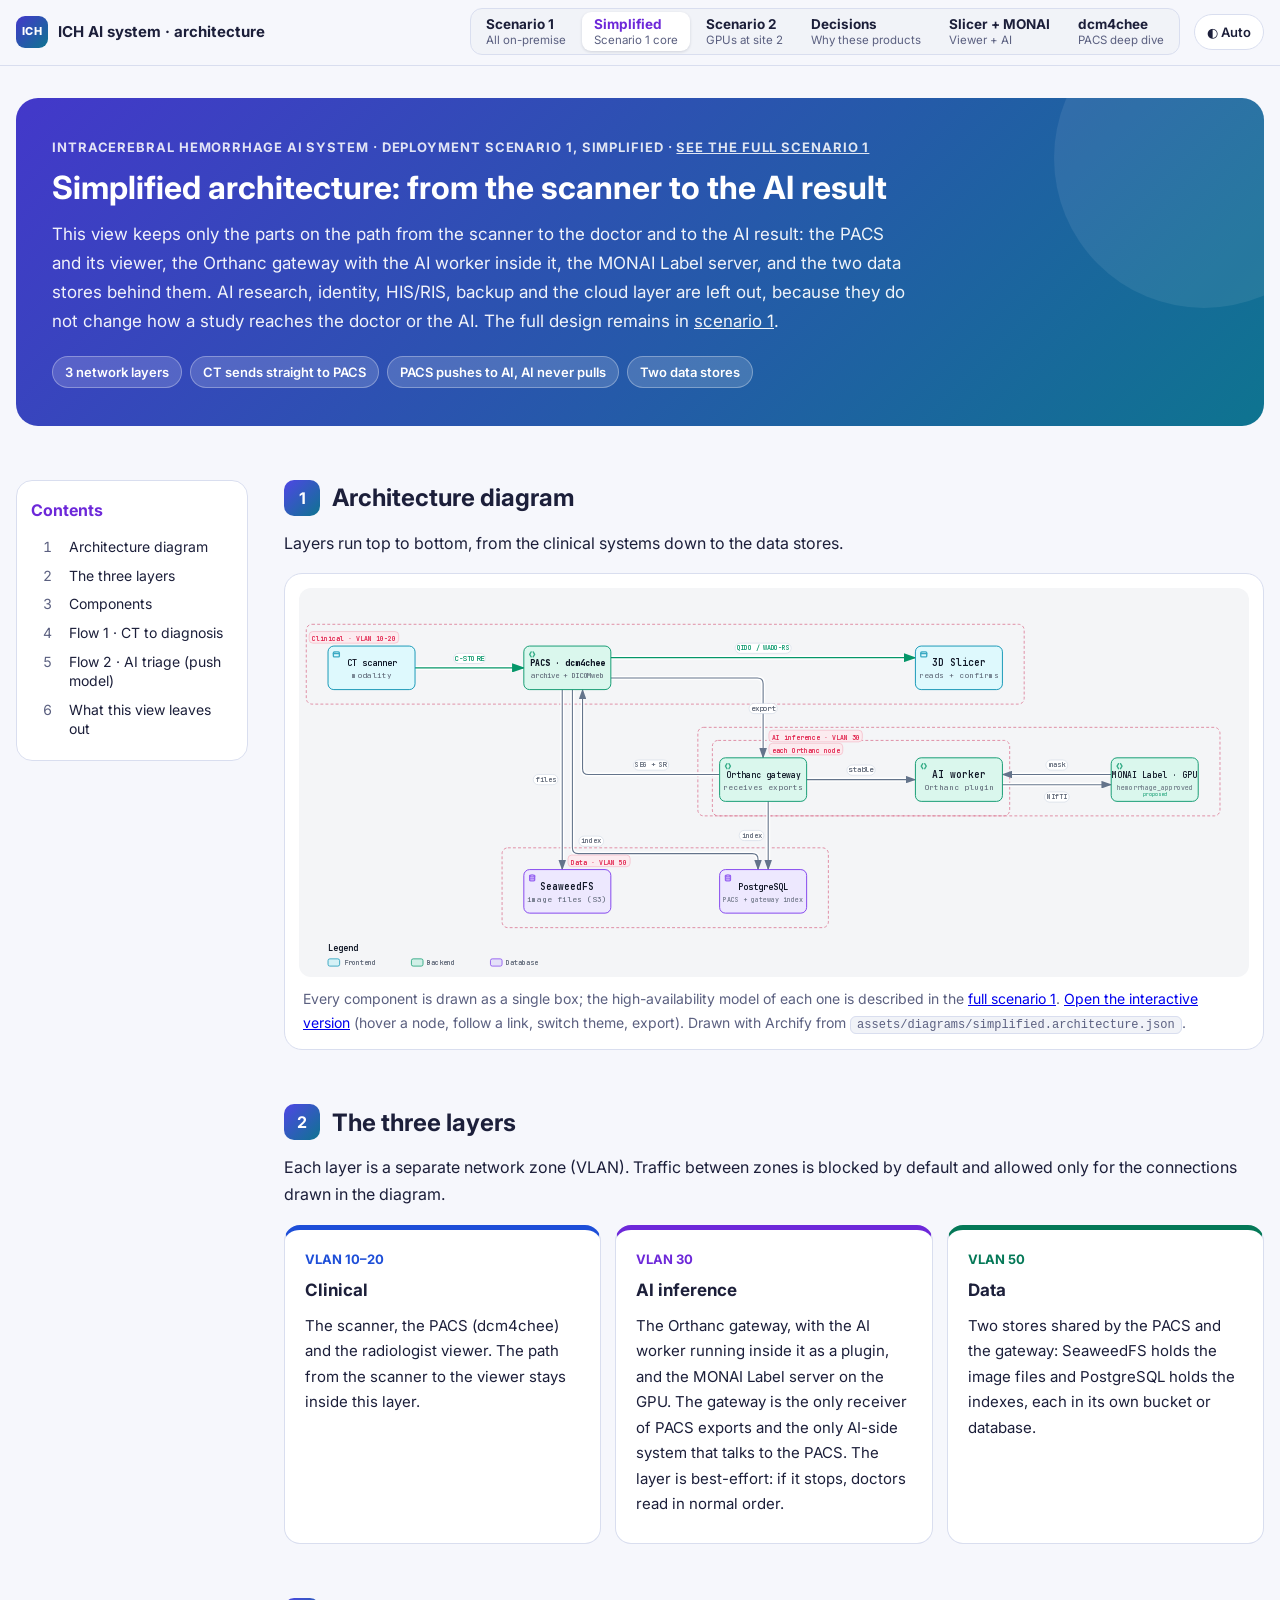
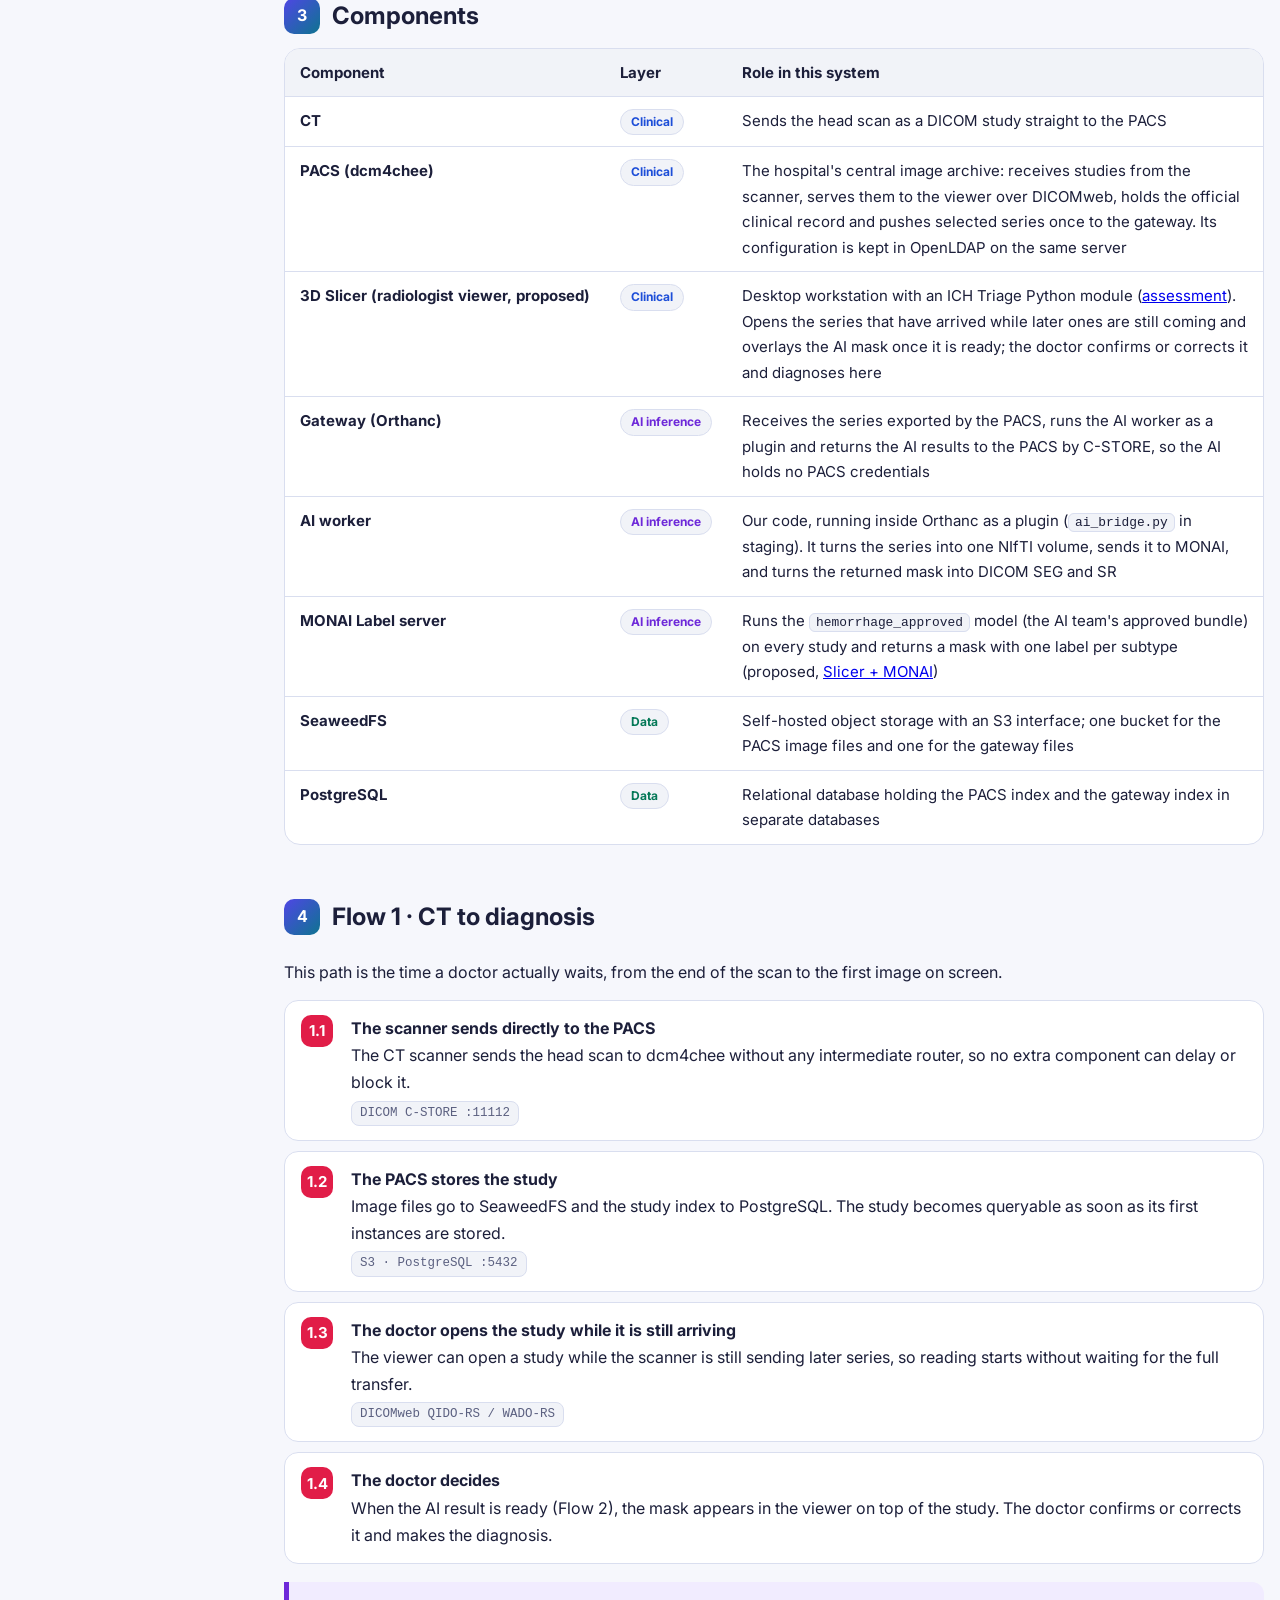
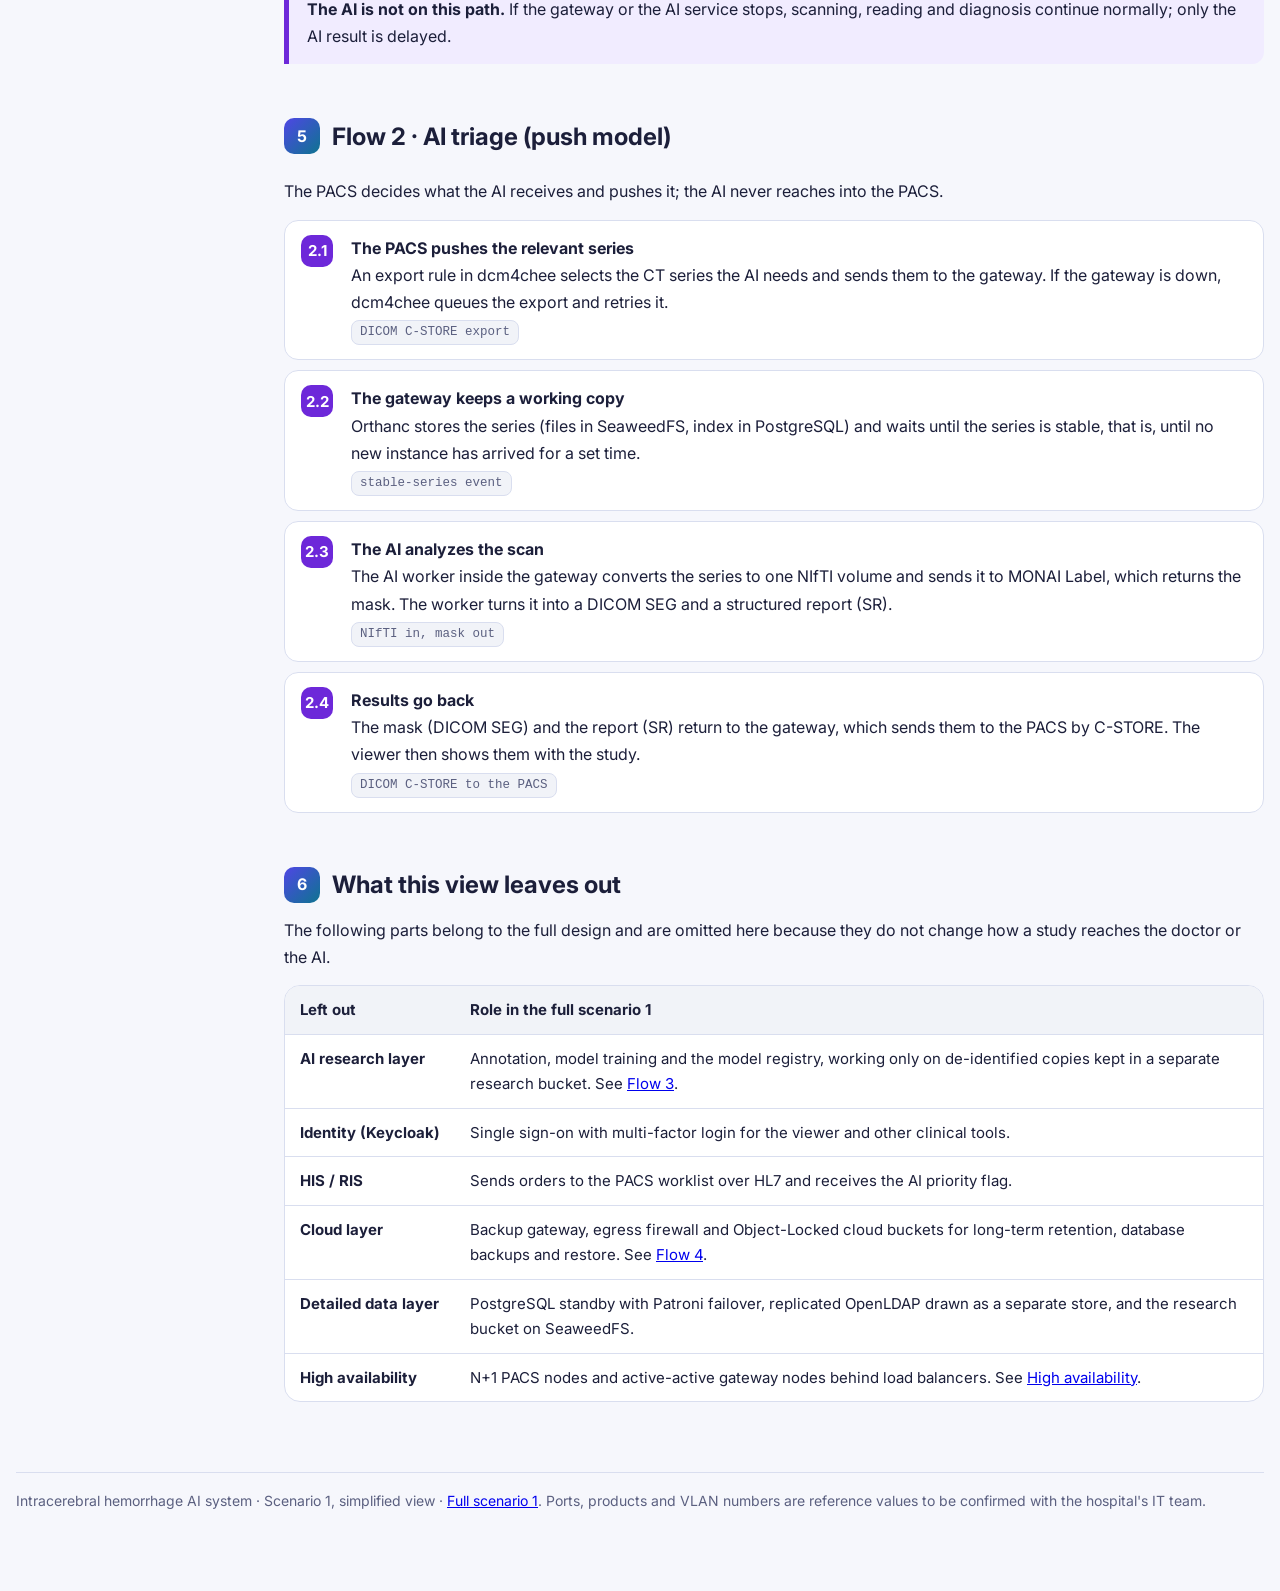
<file: simplified.html>
<!doctype html>
<html lang="en"><head><meta charset="utf-8"><meta name="viewport" content="width=device-width, initial-scale=1">
<title>ICH Architecture Overview · Scenario 1 simplified</title>
<link rel="preconnect" href="https://fonts.googleapis.com"><link href="https://fonts.googleapis.com/css2?family=Inter:wght@400;500;600;700&display=swap" rel="stylesheet">
<style>
:root{--bg:#f6f7fc;--card:#ffffff;--text:#1c1f3a;--muted:#5b6080;--border:#d9deef;--pill:#ffffff;
--blue:#1d4ed8;--blue-s:#e6efff;--blue-h:#d3e2ff;
--violet:#6d28d9;--violet-s:#f1ecff;--violet-h:#e2d8ff;
--pink:#be185d;--pink-s:#fdedf5;--pink-h:#fbd5e8;
--emerald:#047857;--emerald-s:#e5f8ef;--emerald-h:#c8f0dd;
--amber:#b45309;--amber-s:#fff5e1;--amber-h:#fde5b3;
--cyan:#0e7490;--cyan-s:#e3f8fc;--cyan-h:#c2eef7;
--slate:#475569;--slate-s:#f1f3f8;--slate-h:#e0e5ef;
--rose:#e11d48;}
@media (prefers-color-scheme: dark){:root:not([data-theme="light"]){--bg:#0e1124;--card:#171b34;--text:#eceefb;--muted:#a3a8c8;--border:#2c3257;--pill:#171b34;
--blue:#93c5fd;--blue-s:#14213f;--blue-h:#1b3160;--violet:#c4b5fd;--violet-s:#1d1838;--violet-h:#33255f;
--pink:#f9a8d4;--pink-s:#2a1324;--pink-h:#4a1a3a;--emerald:#6ee7b7;--emerald-s:#0f2a24;--emerald-h:#0f3b2e;
--amber:#fcd34d;--amber-s:#2c210b;--amber-h:#42300a;--cyan:#67e8f9;--cyan-s:#0f2a33;--cyan-h:#123b46;
--slate:#cbd5e1;--slate-s:#1a1f36;--slate-h:#2a3150;--rose:#fb7185;}}
:root[data-theme="dark"]{--bg:#0e1124;--card:#171b34;--text:#eceefb;--muted:#a3a8c8;--border:#2c3257;--pill:#171b34;
--blue:#93c5fd;--blue-s:#14213f;--blue-h:#1b3160;--violet:#c4b5fd;--violet-s:#1d1838;--violet-h:#33255f;
--pink:#f9a8d4;--pink-s:#2a1324;--pink-h:#4a1a3a;--emerald:#6ee7b7;--emerald-s:#0f2a24;--emerald-h:#0f3b2e;
--amber:#fcd34d;--amber-s:#2c210b;--amber-h:#42300a;--cyan:#67e8f9;--cyan-s:#0f2a33;--cyan-h:#123b46;
--slate:#cbd5e1;--slate-s:#1a1f36;--slate-h:#2a3150;--rose:#fb7185;}

.bg{fill:var(--card)}
.h1{fill:var(--text);font-size:22px;font-weight:700}
.h2{fill:var(--muted);font-size:14px}
.lane{stroke:none}
.f-slate{fill:var(--slate-s)}.f-blue{fill:var(--blue-s)}.f-violet{fill:var(--violet-s)}.f-pink{fill:var(--pink-s)}.f-emerald{fill:var(--emerald-s)}.f-amber{fill:var(--amber-s)}.f-cyan{fill:var(--cyan-s)}
.h-slate{fill:var(--slate-h)}.h-blue{fill:var(--blue-h)}.h-violet{fill:var(--violet-h)}.h-pink{fill:var(--pink-h)}.h-emerald{fill:var(--emerald-h)}.h-amber{fill:var(--amber-h)}.h-cyan{fill:var(--cyan-h)}
.t-slate{fill:var(--slate)}.t-blue{fill:var(--blue)}.t-violet{fill:var(--violet)}.t-pink{fill:var(--pink)}.t-emerald{fill:var(--emerald)}.t-amber{fill:var(--amber)}.t-cyan{fill:var(--cyan)}
.lt{font-size:16px;font-weight:700}.ls{font-size:12.5px;font-weight:600;opacity:.85}
.frame{fill:none;stroke:var(--border);stroke-width:1}
.bx,.cy,.cyt{fill:var(--card);stroke-width:1.6}
.cyt{fill:var(--card)}
.s-slate{stroke:var(--slate)}.s-blue{stroke:var(--blue)}.s-violet{stroke:var(--violet)}.s-pink{stroke:var(--pink)}.s-emerald{stroke:var(--emerald)}.s-amber{stroke:var(--amber)}.s-cyan{stroke:var(--cyan)}
.bt{fill:var(--text);font-size:13.5px;font-weight:700}
.bs{fill:var(--muted);font-size:11.5px}
.abs{stroke-width:2;stroke-dasharray:8 5}
.af-violet{fill:var(--violet-s)}.af-pink{fill:var(--pink-s)}
.big{font-size:16px}
.tagbg{stroke:none}.tagt{font-size:10.5px;font-weight:700;letter-spacing:.04em}
.grp{fill:none;stroke:var(--emerald);stroke-width:1.3;stroke-dasharray:6 4}
.grpt{fill:var(--emerald);font-size:12px;font-weight:700}
.a.loop{stroke:var(--violet);stroke-width:1.8;stroke-dasharray:3 4}
.lbv{fill:var(--violet);font-size:11px;font-weight:600}
.note{fill:var(--muted);font-size:12.5px;font-style:italic}
.a{fill:none;stroke-linejoin:round;stroke-linecap:round}
.a.crit{stroke:var(--rose);stroke-width:2.4}
.a.ai{stroke:var(--violet);stroke-width:2.2}
.a.flow{stroke:var(--muted);stroke-width:1.6}
.a.bak{stroke:var(--amber);stroke-width:2.8}
.a.rest{stroke:var(--cyan);stroke-width:2;stroke-dasharray:7 5}
.a.life{stroke:var(--cyan);stroke-width:2;stroke-dasharray:2 4}
.pill{fill:var(--pill);stroke:var(--border);stroke-width:.8;opacity:.96}
.lb{fill:var(--text);font-size:11px;font-weight:500}
.lbc{fill:var(--cyan);font-size:11px;font-weight:600}
.boundary{stroke:var(--cyan);stroke-width:2.5;stroke-dasharray:12 6}
.btag{fill:var(--cyan);font-size:12px;font-weight:700}
.legend{fill:var(--bg);stroke:var(--border)}
.lgh{fill:var(--text);font-size:15px;font-weight:700}
.lgt{fill:var(--text);font-size:13px}

*{box-sizing:border-box}
body{margin:0;background:var(--bg);color:var(--text);font-family:"Inter",system-ui,-apple-system,"Segoe UI",Roboto,sans-serif;line-height:1.7;font-size:16px}
.page{max-width:1180px;margin:0 auto;padding:32px 16px 80px}
.hero{background:linear-gradient(135deg,#4338ca,#0e7490);color:#fff;border-radius:22px;padding:38px 36px;position:relative;overflow:hidden}
.hero::after{content:"";position:absolute;right:-90px;top:-90px;width:300px;height:300px;border-radius:50%;background:rgba(255,255,255,.08)}
.hero .eyebrow{font-size:13px;letter-spacing:.07em;text-transform:uppercase;font-weight:700;opacity:.85;position:relative}
.hero h1{font-size:32px;line-height:1.25;margin:10px 0 12px;position:relative}
.hero p{font-size:17px;max-width:860px;opacity:.93;margin:0;position:relative}
.hero a{color:#fff}
.chips{display:flex;flex-wrap:wrap;gap:8px;margin-top:20px;position:relative}
.chips span{background:rgba(255,255,255,.16);border:1px solid rgba(255,255,255,.3);padding:4px 12px;border-radius:999px;font-size:13px;font-weight:600}
nav.toc{background:var(--card);border:1px solid var(--border);border-radius:16px;padding:18px 22px;margin:24px 0}
nav.toc b{color:var(--violet)}
nav.toc ol{margin:8px 0 0;padding-left:22px;columns:2;column-gap:36px}
nav.toc a{color:var(--text);text-decoration:none;border-bottom:1px dashed var(--border)}
nav.toc a:hover{color:var(--violet)}
h2.sec{font-size:24px;margin:54px 0 14px;display:flex;align-items:center;gap:12px;line-height:1.3}
h2.sec .n{flex:none;width:36px;height:36px;border-radius:10px;background:linear-gradient(135deg,#4f46e5,#0e7490);color:#fff;display:inline-flex;align-items:center;justify-content:center;font-size:16px;font-weight:700}
p{margin:8px 0}
code{font-family:ui-monospace,Menlo,Consolas,monospace;font-size:.86em;background:var(--slate-s);border:1px solid var(--border);padding:1px 6px;border-radius:6px}
.figure{background:var(--card);border:1px solid var(--border);border-radius:18px;padding:14px;margin:16px 0}
.figscroll{overflow-x:auto;border-radius:12px}
#arch{display:block;width:100%;min-width:1100px;height:auto}
#arch .a[data-g]{transition:opacity .25s}
#arch[data-focus] .a[data-g]{opacity:.1}
#arch[data-focus="clinical"] .a[data-g="clinical"],#arch[data-focus="triage"] .a[data-g="triage"],#arch[data-focus="ai"] .a[data-g="ai"],#arch[data-focus="backup"] .a[data-g="backup"],#arch[data-focus="restore"] .a[data-g="restore"]{opacity:1}
.focusbar{display:flex;flex-wrap:wrap;gap:8px;align-items:center;margin:4px 4px 12px}
.focusbar span{font-size:14px;color:var(--muted);margin-right:4px}
.focusbar button{font:inherit;font-size:14px;font-weight:600;padding:6px 14px;border-radius:999px;border:1px solid var(--border);background:var(--bg);color:var(--text);cursor:pointer}
.focusbar button[aria-pressed="true"]{background:var(--text);color:var(--card);border-color:var(--text)}
.figcap{font-size:14px;color:var(--muted);margin:10px 4px 0}
.grid{display:grid;grid-template-columns:repeat(auto-fit,minmax(250px,1fr));gap:14px;margin:16px 0}
.card{background:var(--card);border:1px solid var(--border);border-radius:16px;padding:18px 20px;border-top-width:5px}
.card h4{margin:0 0 4px;font-size:17px}
.card .v{font-size:13px;font-weight:700;margin-bottom:6px}
.card p{font-size:15px;color:var(--text)}
.c-slate{border-top-color:var(--slate)}.c-blue{border-top-color:var(--blue)}.c-violet{border-top-color:var(--violet)}.c-pink{border-top-color:var(--pink)}.c-emerald{border-top-color:var(--emerald)}.c-amber{border-top-color:var(--amber)}.c-cyan{border-top-color:var(--cyan)}
.tc-slate{color:var(--slate)}.tc-blue{color:var(--blue)}.tc-violet{color:var(--violet)}.tc-pink{color:var(--pink)}.tc-emerald{color:var(--emerald)}.tc-amber{color:var(--amber)}.tc-cyan{color:var(--cyan)}.tc-rose{color:var(--rose)}
.tbl{overflow-x:auto;margin:14px 0;border:1px solid var(--border);border-radius:16px;background:var(--card)}
table{border-collapse:collapse;width:100%;font-size:15px}
th,td{text-align:left;padding:11px 15px;border-bottom:1px solid var(--border);vertical-align:top}
th{background:var(--slate-s);font-weight:700;white-space:nowrap}
tr:last-child td{border-bottom:none}
td.k{font-weight:700;white-space:nowrap}
.pilltag{display:inline-block;font-size:12px;font-weight:700;padding:2px 10px;border-radius:999px;background:var(--slate-s);border:1px solid var(--border);white-space:nowrap}
ol.flow{list-style:none;counter-reset:f;padding:0;margin:14px 0;position:relative}
ol.flow>li{counter-increment:f;position:relative;padding:14px 18px 14px 66px;background:var(--card);border:1px solid var(--border);border-radius:14px;margin:10px 0}
ol.flow>li::before{content:var(--fp,"") counter(f);position:absolute;left:16px;top:14px;width:32px;height:32px;border-radius:10px;color:#fff;font-weight:700;display:flex;align-items:center;justify-content:center;font-size:15px;background:var(--fc)}
ol.flow>li b.t{display:block}
ol.flow>li .pr{display:inline-block;margin-top:4px;font-family:ui-monospace,Menlo,Consolas,monospace;font-size:12.5px;color:var(--muted);background:var(--slate-s);border:1px solid var(--border);border-radius:8px;padding:1px 8px}
.f-clin{--fc:var(--rose)}.f-tri{--fc:var(--violet)}.f-ai{--fc:var(--pink)}.f-bak{--fc:var(--amber)}.f-rest{--fc:var(--cyan)}
.callout{border-left:5px solid var(--violet);background:var(--violet-s);padding:14px 18px;border-radius:0 12px 12px 0;margin:18px 0}
.callout.amber{border-left-color:var(--amber);background:var(--amber-s)}
.callout.cyan{border-left-color:var(--cyan);background:var(--cyan-s)}
.callout.rose{border-left-color:var(--rose);background:var(--blue-s)}
.callout ul{margin:6px 0 0;padding-left:20px}
.timeline{display:grid;grid-template-columns:repeat(4,1fr);gap:6px;margin:14px 0}
.timeline div{border-radius:12px;padding:12px 14px;border-top:5px solid}
.timeline b{display:block;font-size:15px}.timeline span{font-size:13px;color:var(--muted)}
.t1{background:var(--emerald-s);border-color:var(--emerald)!important}.t2{background:var(--amber-s);border-color:var(--amber)!important}.t3{background:var(--cyan-s);border-color:var(--cyan)!important}.t4{background:var(--slate-s);border-color:var(--slate)!important}
footer{margin-top:56px;padding-top:16px;border-top:1px solid var(--border);font-size:14px;color:var(--muted)}
@media (max-width:700px){.hero{padding:26px 20px}.hero h1{font-size:25px}nav.toc ol{columns:1}.timeline{grid-template-columns:1fr 1fr}ol.flow>li{padding-left:58px}}
.stepb circle{stroke:var(--card);stroke-width:2}
.stepb text{fill:#fff;font-size:10.5px;font-weight:700}
.sb-clin circle{fill:var(--rose)}.sb-tri circle{fill:var(--violet)}.sb-ai circle{fill:var(--pink)}.sb-bak circle{fill:var(--amber)}.sb-rest circle{fill:var(--cyan)}
#arch .stepb[data-g]{transition:opacity .25s}
#arch[data-focus] .stepb[data-g]{opacity:.12}
#arch[data-focus="clinical"] .stepb[data-g="clinical"],#arch[data-focus="triage"] .stepb[data-g="triage"],#arch[data-focus="ai"] .stepb[data-g="ai"],#arch[data-focus="backup"] .stepb[data-g="backup"],#arch[data-focus="restore"] .stepb[data-g="restore"]{opacity:1}
.f-clin{--fp:"1."}.f-tri{--fp:"2."}.f-ai{--fp:"3."}.f-bak{--fp:"4."}
</style>
<link rel="stylesheet" href="assets/site.css">
<script>try{var t=localStorage.getItem("ich-theme");if(t)document.documentElement.setAttribute("data-theme",t)}catch(e){}</script>
</head><body>
<header class="topbar"><div class="topbar-in">
  <a class="brand" href="index.html"><span class="logo">ICH</span><span class="brand-t">ICH AI system · architecture</span></a>
  <nav class="scen" aria-label="Deployment scenario">
    <a href="index.html"><b>Scenario 1</b><span>All on-premise</span></a>
    <a href="simplified.html" aria-current="page"><b>Simplified</b><span>Scenario 1 core</span></a>
    <a href="scenario2.html"><b>Scenario 2</b><span>GPUs at site 2</span></a>
    <a href="decisions.html"><b>Decisions</b><span>Why these products</span></a>
    <a href="slicer.html"><b>Slicer + MONAI</b><span>Viewer + AI</span></a>
    <a href="dcm4chee.html"><b>dcm4chee</b><span>PACS deep dive</span></a>
  </nav>
  <button class="theme-btn" type="button">◐ <span class="tl">Auto</span></button>
</div><div class="progress"><span></span></div></header>
<div class="page">
<header class="hero">
  <div class="eyebrow">Intracerebral hemorrhage AI system · Deployment scenario 1, simplified · <a href="index.html">see the full scenario 1</a></div>
  <h1>Simplified architecture: from the scanner to the AI result</h1>
  <p>This view keeps only the parts on the path from the scanner to the doctor and to the AI result: the PACS and its viewer, the Orthanc gateway with the AI worker inside it, the MONAI Label server, and the two data stores behind them. AI research, identity, HIS/RIS, backup and the cloud layer are left out, because they do not change how a study reaches the doctor or the AI. The full design remains in <a href="index.html">scenario 1</a>.</p>
  <div class="chips"><span>3 network layers</span><span>CT sends straight to PACS</span><span>PACS pushes to AI, AI never pulls</span><span>Two data stores</span></div>
</header>

<div class="layout">
<nav class="toc"><b>Contents</b><ol>
<li><a href="#diagram">Architecture diagram</a></li>
<li><a href="#layers">The three layers</a></li>
<li><a href="#components">Components</a></li>
<li><a href="#flow-clinical">Flow 1 · CT to diagnosis</a></li>
<li><a href="#flow-triage">Flow 2 · AI triage (push model)</a></li>
<li><a href="#omitted">What this view leaves out</a></li>
</ol></nav>
<main>

<h2 class="sec" id="diagram"><span class="n">1</span>Architecture diagram</h2>
<p>Layers run top to bottom, from the clinical systems down to the data stores.</p>
<div class="figure adg">
  <div class="figscroll"><img class="lt" src="assets/diagrams/simplified-light.svg" width="1310" height="536" alt="ICH AI system, scenario 1 simplified"><img class="dk" src="assets/diagrams/simplified-dark.svg" width="1310" height="536" alt="ICH AI system, scenario 1 simplified"></div>
  <p class="figcap">Every component is drawn as a single box; the high-availability model of each one is described in the <a href="index.html#ha">full scenario 1</a>. <a href="assets/diagrams/simplified.html">Open the interactive version</a> (hover a node, follow a link, switch theme, export). Drawn with Archify from <code>assets/diagrams/simplified.architecture.json</code>.</p>
</div>

<h2 class="sec" id="layers"><span class="n">2</span>The three layers</h2>
<p>Each layer is a separate network zone (VLAN). Traffic between zones is blocked by default and allowed only for the connections drawn in the diagram.</p>
<div class="grid">
  <div class="card c-blue"><div class="v tc-blue">VLAN 10–20</div><h4>Clinical</h4><p>The scanner, the PACS (dcm4chee) and the radiologist viewer. The path from the scanner to the viewer stays inside this layer.</p></div>
  <div class="card c-violet"><div class="v tc-violet">VLAN 30</div><h4>AI inference</h4><p>The Orthanc gateway, with the AI worker running inside it as a plugin, and the MONAI Label server on the GPU. The gateway is the only receiver of PACS exports and the only AI-side system that talks to the PACS. The layer is best-effort: if it stops, doctors read in normal order.</p></div>
  <div class="card c-emerald"><div class="v tc-emerald">VLAN 50</div><h4>Data</h4><p>Two stores shared by the PACS and the gateway: SeaweedFS holds the image files and PostgreSQL holds the indexes, each in its own bucket or database.</p></div>
</div>

<h2 class="sec" id="components"><span class="n">3</span>Components</h2>
<div class="tbl"><table>
<thead><tr><th>Component</th><th>Layer</th><th>Role in this system</th></tr></thead>
<tbody>
<tr><td class="k">CT</td><td><span class="pilltag tc-blue">Clinical</span></td><td>Sends the head scan as a DICOM study straight to the PACS</td></tr>
<tr><td class="k">PACS (dcm4chee)</td><td><span class="pilltag tc-blue">Clinical</span></td><td>The hospital's central image archive: receives studies from the scanner, serves them to the viewer over DICOMweb, holds the official clinical record and pushes selected series once to the gateway. Its configuration is kept in OpenLDAP on the same server</td></tr>
<tr><td class="k">3D Slicer (radiologist viewer, proposed)</td><td><span class="pilltag tc-blue">Clinical</span></td><td>Desktop workstation with an ICH Triage Python module (<a href="slicer.html">assessment</a>). Opens the series that have arrived while later ones are still coming and overlays the AI mask once it is ready; the doctor confirms or corrects it and diagnoses here</td></tr>
<tr><td class="k">Gateway (Orthanc)</td><td><span class="pilltag tc-violet">AI inference</span></td><td>Receives the series exported by the PACS, runs the AI worker as a plugin and returns the AI results to the PACS by C-STORE, so the AI holds no PACS credentials</td></tr>
<tr><td class="k">AI worker</td><td><span class="pilltag tc-violet">AI inference</span></td><td>Our code, running inside Orthanc as a plugin (<code>ai_bridge.py</code> in staging). It turns the series into one NIfTI volume, sends it to MONAI, and turns the returned mask into DICOM SEG and SR</td></tr>
<tr><td class="k">MONAI Label server</td><td><span class="pilltag tc-violet">AI inference</span></td><td>Runs the <code>hemorrhage_approved</code> model (the AI team's approved bundle) on every study and returns a mask with one label per subtype (proposed, <a href="slicer.html#part-ai">Slicer + MONAI</a>)</td></tr>
<tr><td class="k">SeaweedFS</td><td><span class="pilltag tc-emerald">Data</span></td><td>Self-hosted object storage with an S3 interface; one bucket for the PACS image files and one for the gateway files</td></tr>
<tr><td class="k">PostgreSQL</td><td><span class="pilltag tc-emerald">Data</span></td><td>Relational database holding the PACS index and the gateway index in separate databases</td></tr>
</tbody></table></div>

<h2 class="sec" id="flow-clinical" data-flow="clinical"><span class="n">4</span>Flow 1 · CT to diagnosis</h2>
<p>This path is the time a doctor actually waits, from the end of the scan to the first image on screen.</p>
<ol class="flow f-clin">
<li><b class="t">The scanner sends directly to the PACS</b>The CT scanner sends the head scan to dcm4chee without any intermediate router, so no extra component can delay or block it.<br><span class="pr">DICOM C-STORE :11112</span></li>
<li><b class="t">The PACS stores the study</b>Image files go to SeaweedFS and the study index to PostgreSQL. The study becomes queryable as soon as its first instances are stored.<br><span class="pr">S3 · PostgreSQL :5432</span></li>
<li><b class="t">The doctor opens the study while it is still arriving</b>The viewer can open a study while the scanner is still sending later series, so reading starts without waiting for the full transfer.<br><span class="pr">DICOMweb QIDO-RS / WADO-RS</span></li>
<li><b class="t">The doctor decides</b>When the AI result is ready (Flow 2), the mask appears in the viewer on top of the study. The doctor confirms or corrects it and makes the diagnosis.</li>
</ol>
<div class="callout"><b>The AI is not on this path.</b> If the gateway or the AI service stops, scanning, reading and diagnosis continue normally; only the AI result is delayed.</div>

<h2 class="sec" id="flow-triage" data-flow="triage"><span class="n">5</span>Flow 2 · AI triage (push model)</h2>
<p>The PACS decides what the AI receives and pushes it; the AI never reaches into the PACS.</p>
<ol class="flow f-tri">
<li><b class="t">The PACS pushes the relevant series</b>An export rule in dcm4chee selects the CT series the AI needs and sends them to the gateway. If the gateway is down, dcm4chee queues the export and retries it.<br><span class="pr">DICOM C-STORE export</span></li>
<li><b class="t">The gateway keeps a working copy</b>Orthanc stores the series (files in SeaweedFS, index in PostgreSQL) and waits until the series is stable, that is, until no new instance has arrived for a set time.<br><span class="pr">stable-series event</span></li>
<li><b class="t">The AI analyzes the scan</b>The AI worker inside the gateway converts the series to one NIfTI volume and sends it to MONAI Label, which returns the mask. The worker turns it into a DICOM SEG and a structured report (SR).<br><span class="pr">NIfTI in, mask out</span></li>
<li><b class="t">Results go back</b>The mask (DICOM SEG) and the report (SR) return to the gateway, which sends them to the PACS by C-STORE. The viewer then shows them with the study.<br><span class="pr">DICOM C-STORE to the PACS</span></li>
</ol>

<h2 class="sec" id="omitted"><span class="n">6</span>What this view leaves out</h2>
<p>The following parts belong to the full design and are omitted here because they do not change how a study reaches the doctor or the AI.</p>
<div class="tbl"><table>
<thead><tr><th>Left out</th><th>Role in the full scenario 1</th></tr></thead>
<tbody>
<tr><td class="k">AI research layer</td><td>Annotation, model training and the model registry, working only on de-identified copies kept in a separate research bucket. See <a href="index.html#flow-ai">Flow 3</a>.</td></tr>
<tr><td class="k">Identity (Keycloak)</td><td>Single sign-on with multi-factor login for the viewer and other clinical tools.</td></tr>
<tr><td class="k">HIS / RIS</td><td>Sends orders to the PACS worklist over HL7 and receives the AI priority flag.</td></tr>
<tr><td class="k">Cloud layer</td><td>Backup gateway, egress firewall and Object-Locked cloud buckets for long-term retention, database backups and restore. See <a href="index.html#flow-backup">Flow 4</a>.</td></tr>
<tr><td class="k">Detailed data layer</td><td>PostgreSQL standby with Patroni failover, replicated OpenLDAP drawn as a separate store, and the research bucket on SeaweedFS.</td></tr>
<tr><td class="k">High availability</td><td>N+1 PACS nodes and active-active gateway nodes behind load balancers. See <a href="index.html#ha">High availability</a>.</td></tr>
</tbody></table></div>

</main>
</div>
<footer>Intracerebral hemorrhage AI system · Scenario 1, simplified view · <a href="index.html">Full scenario 1</a>. Ports, products and VLAN numbers are reference values to be confirmed with the hospital's IT team.</footer>
</div>
<script src="assets/site.js"></script>
</body></html>
</file>
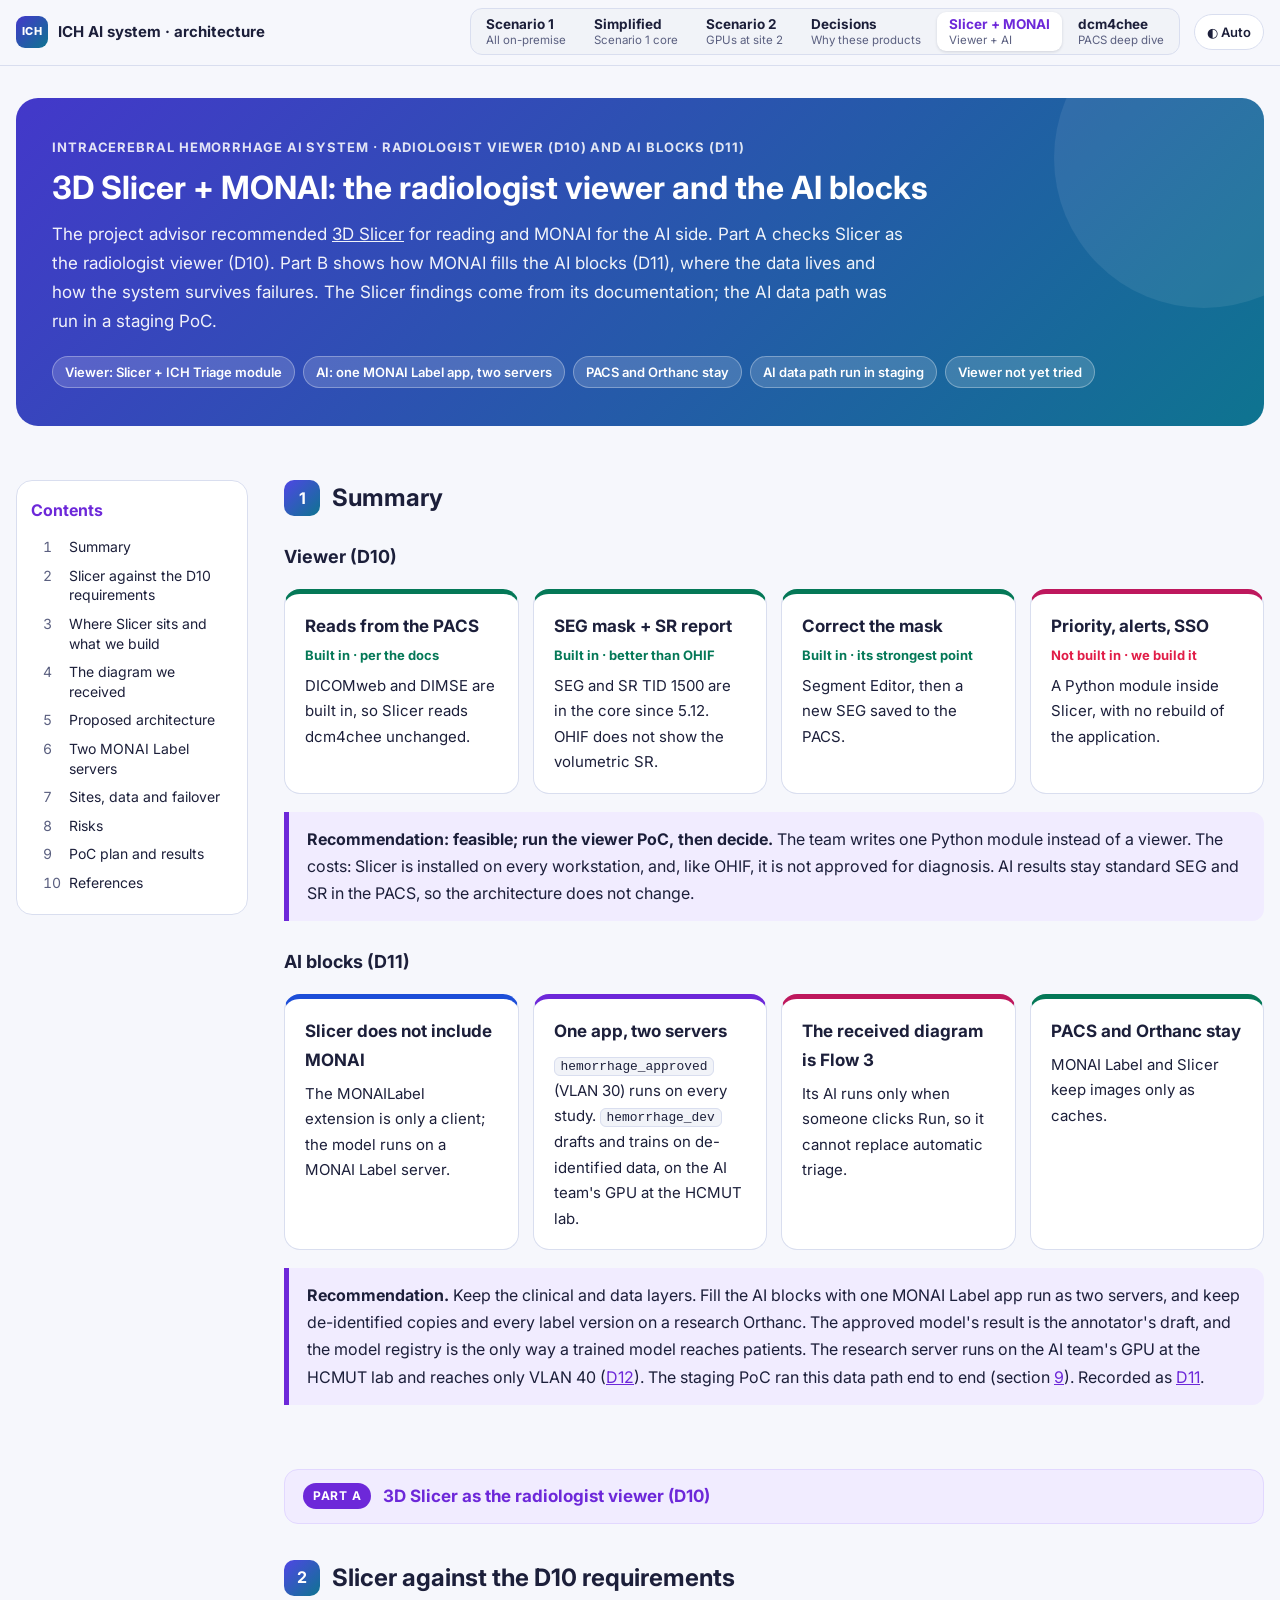
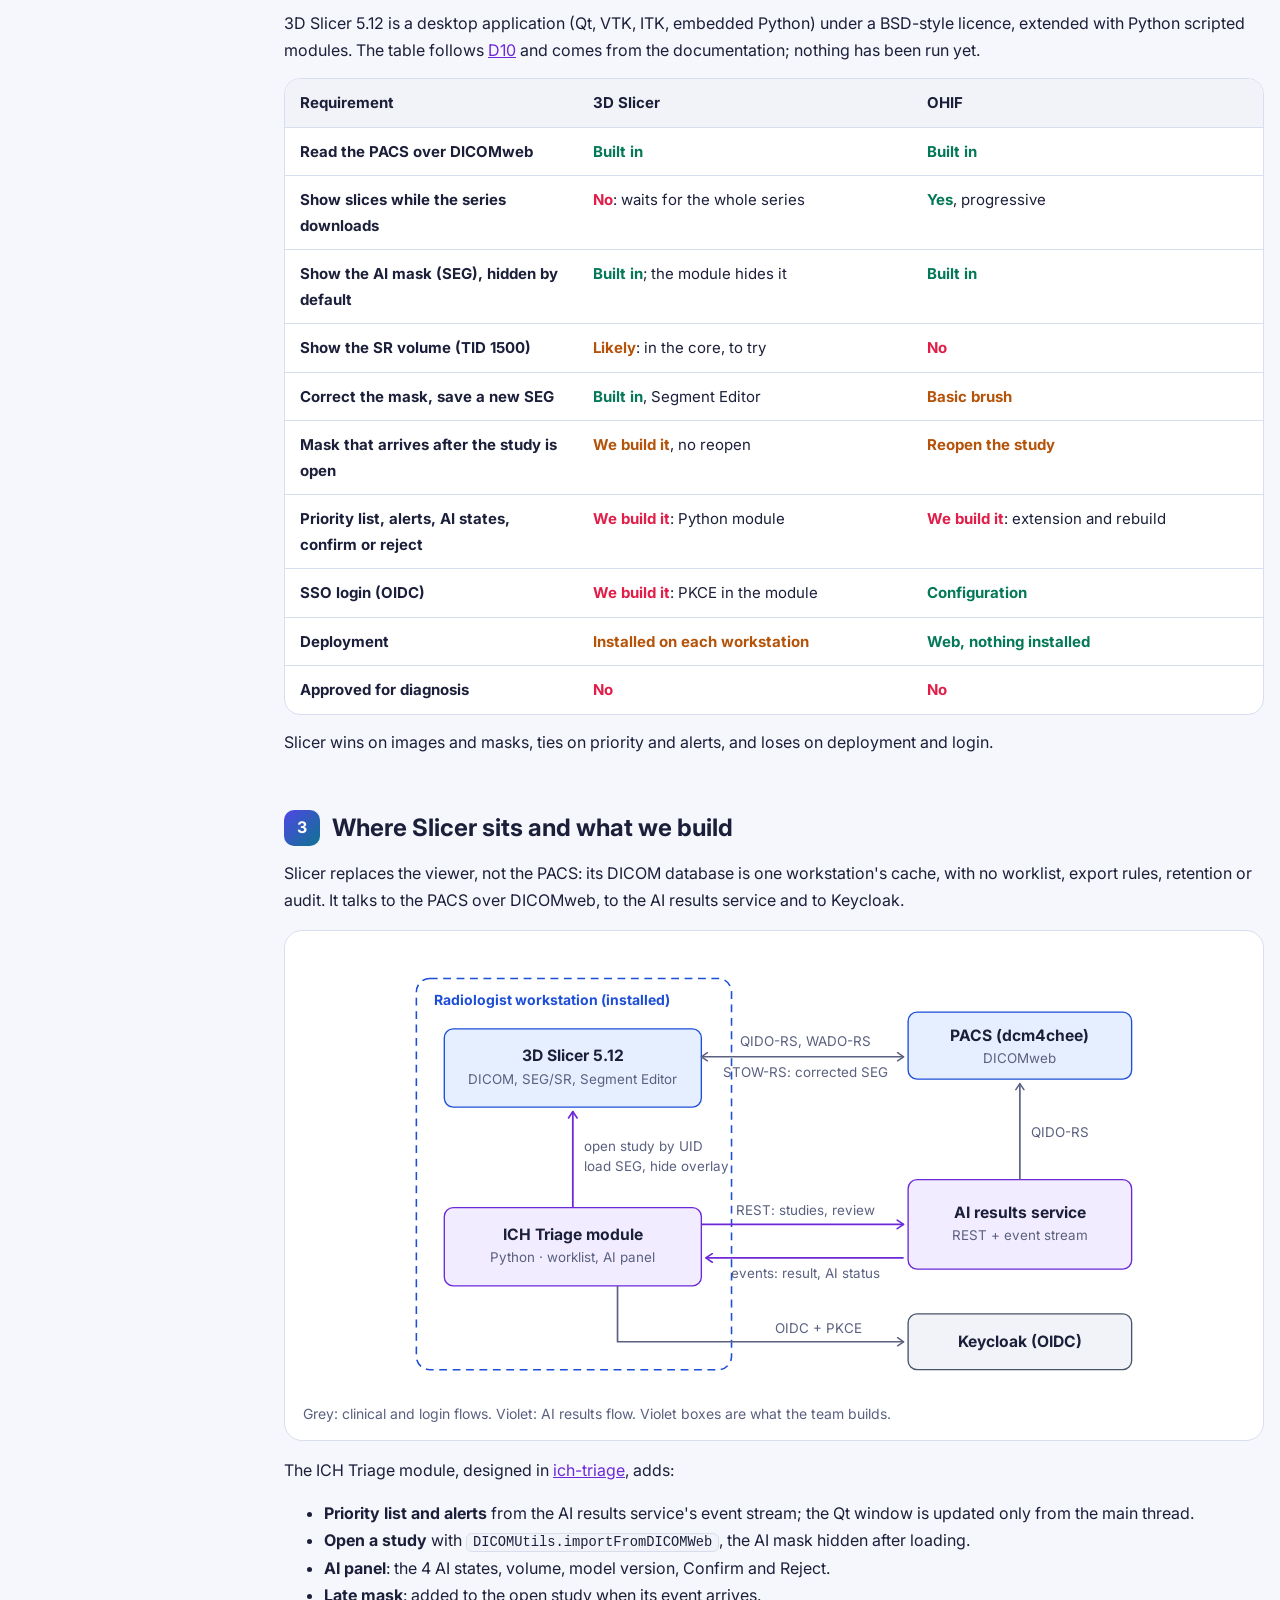
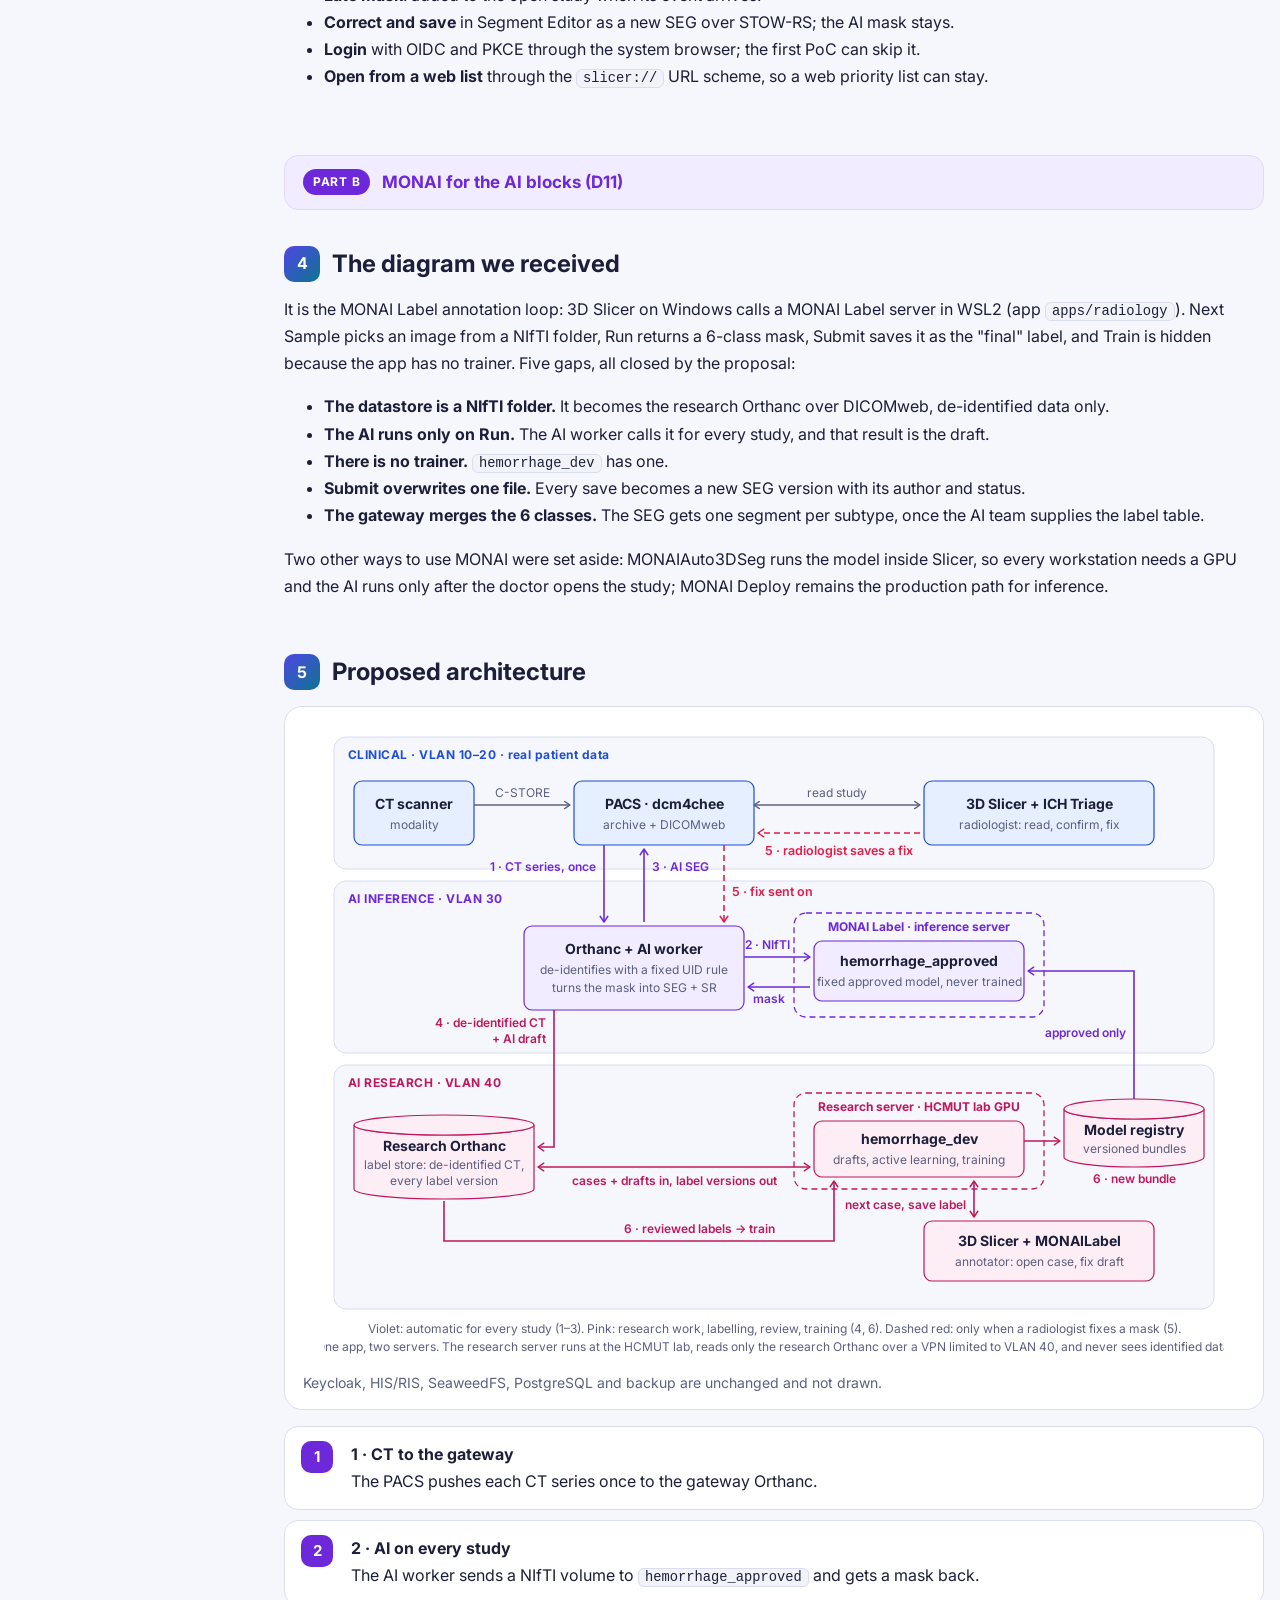
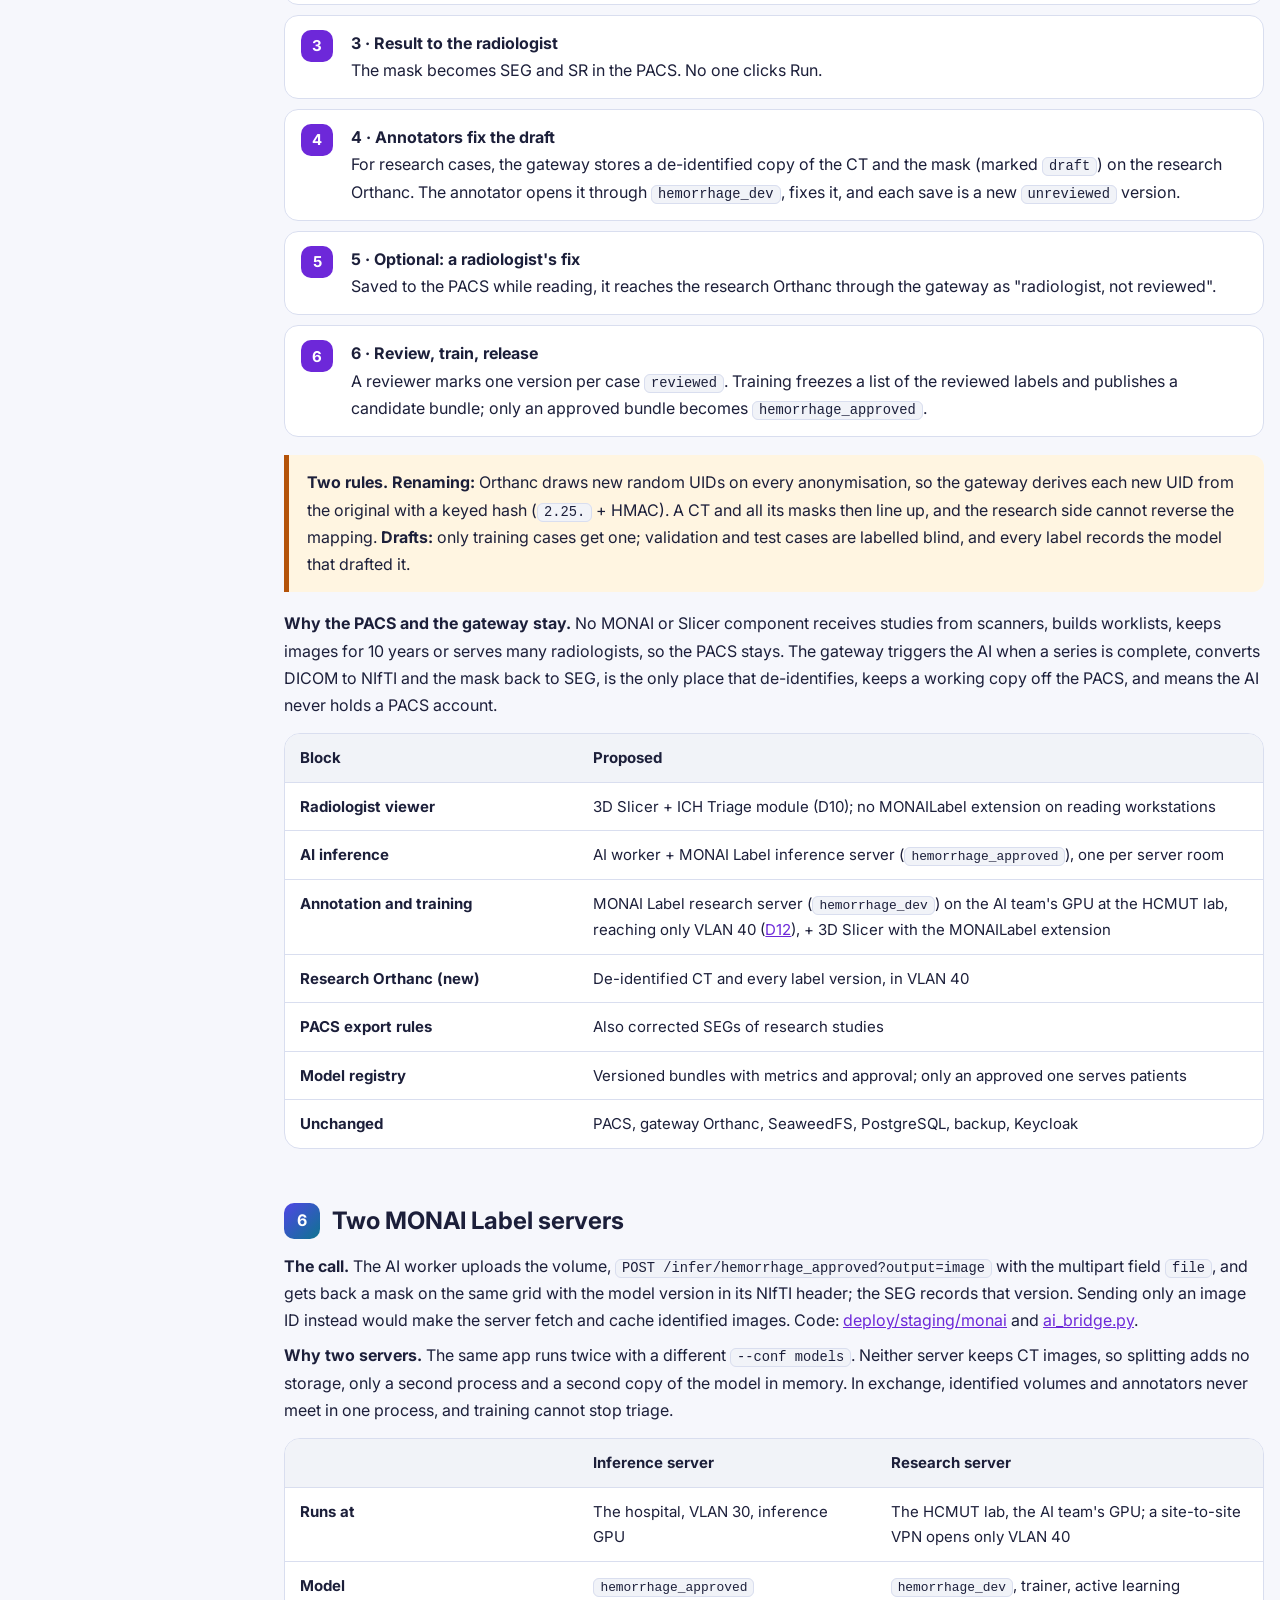
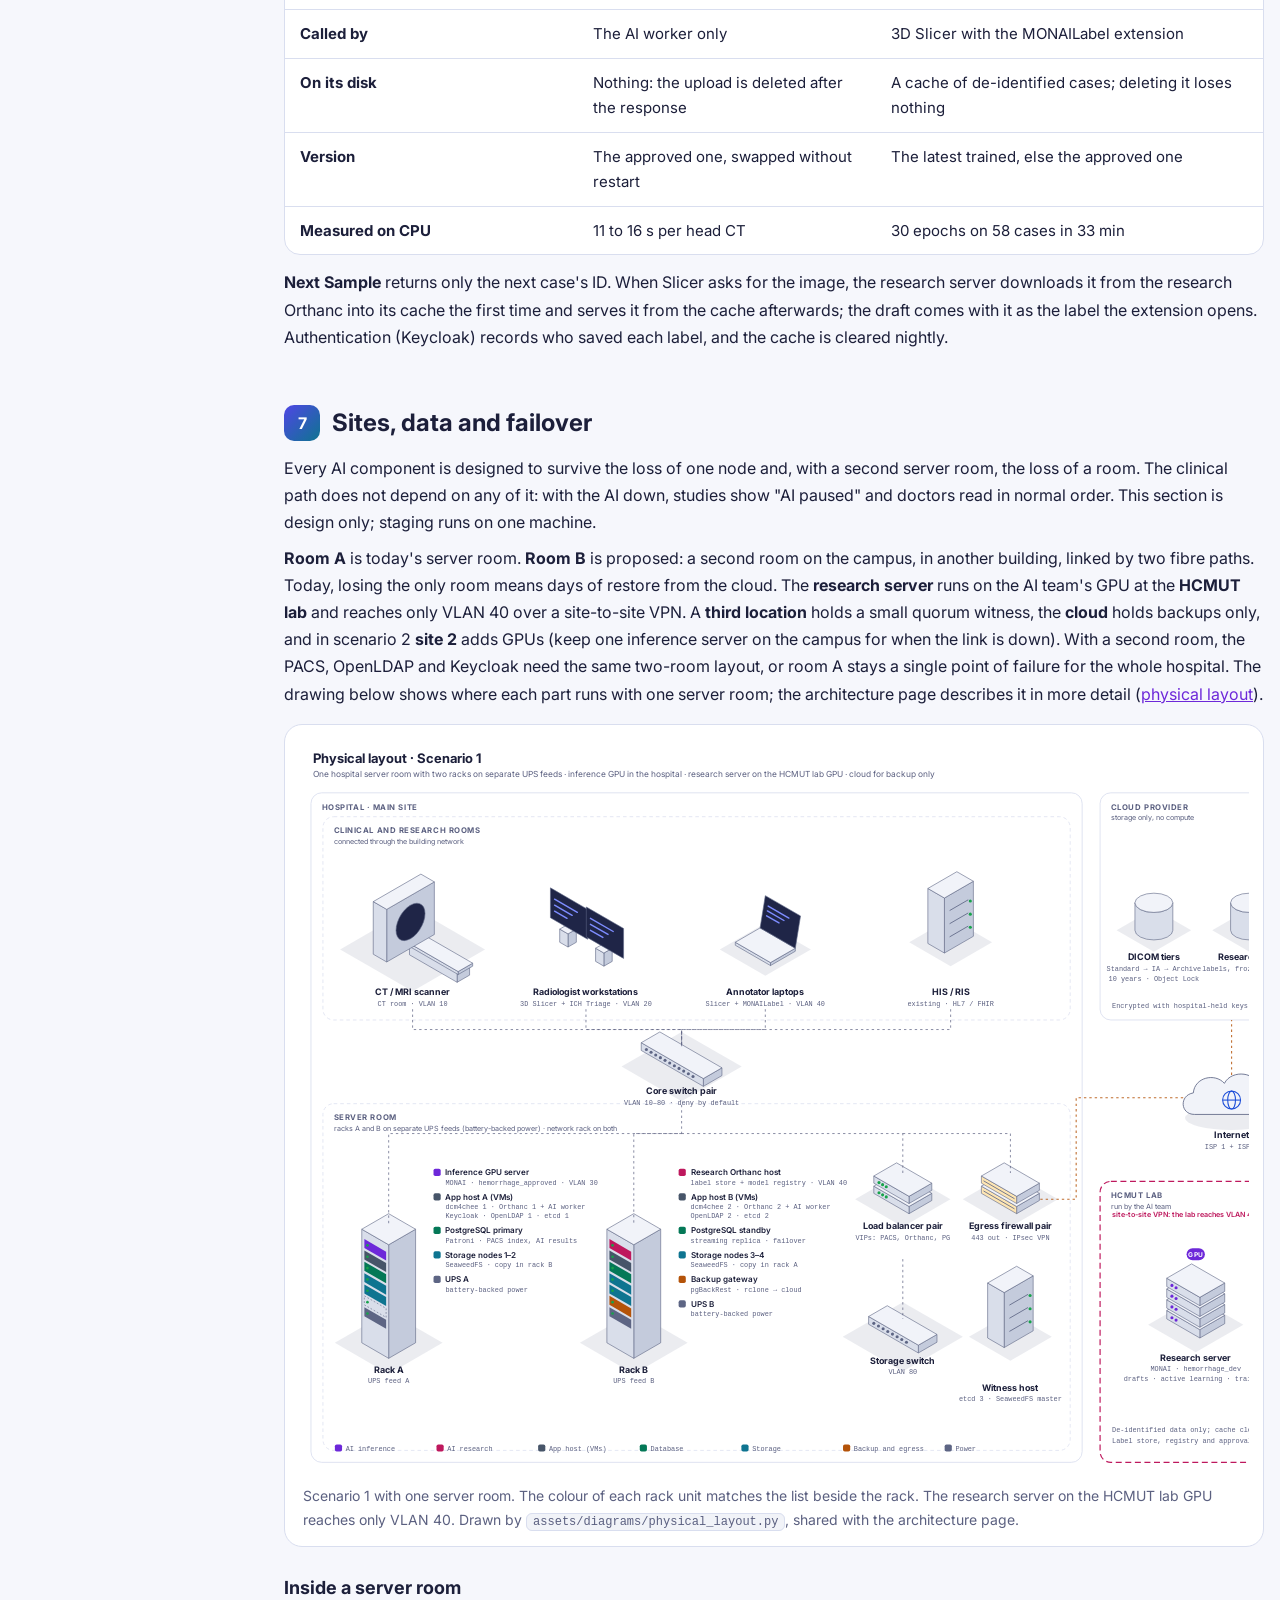
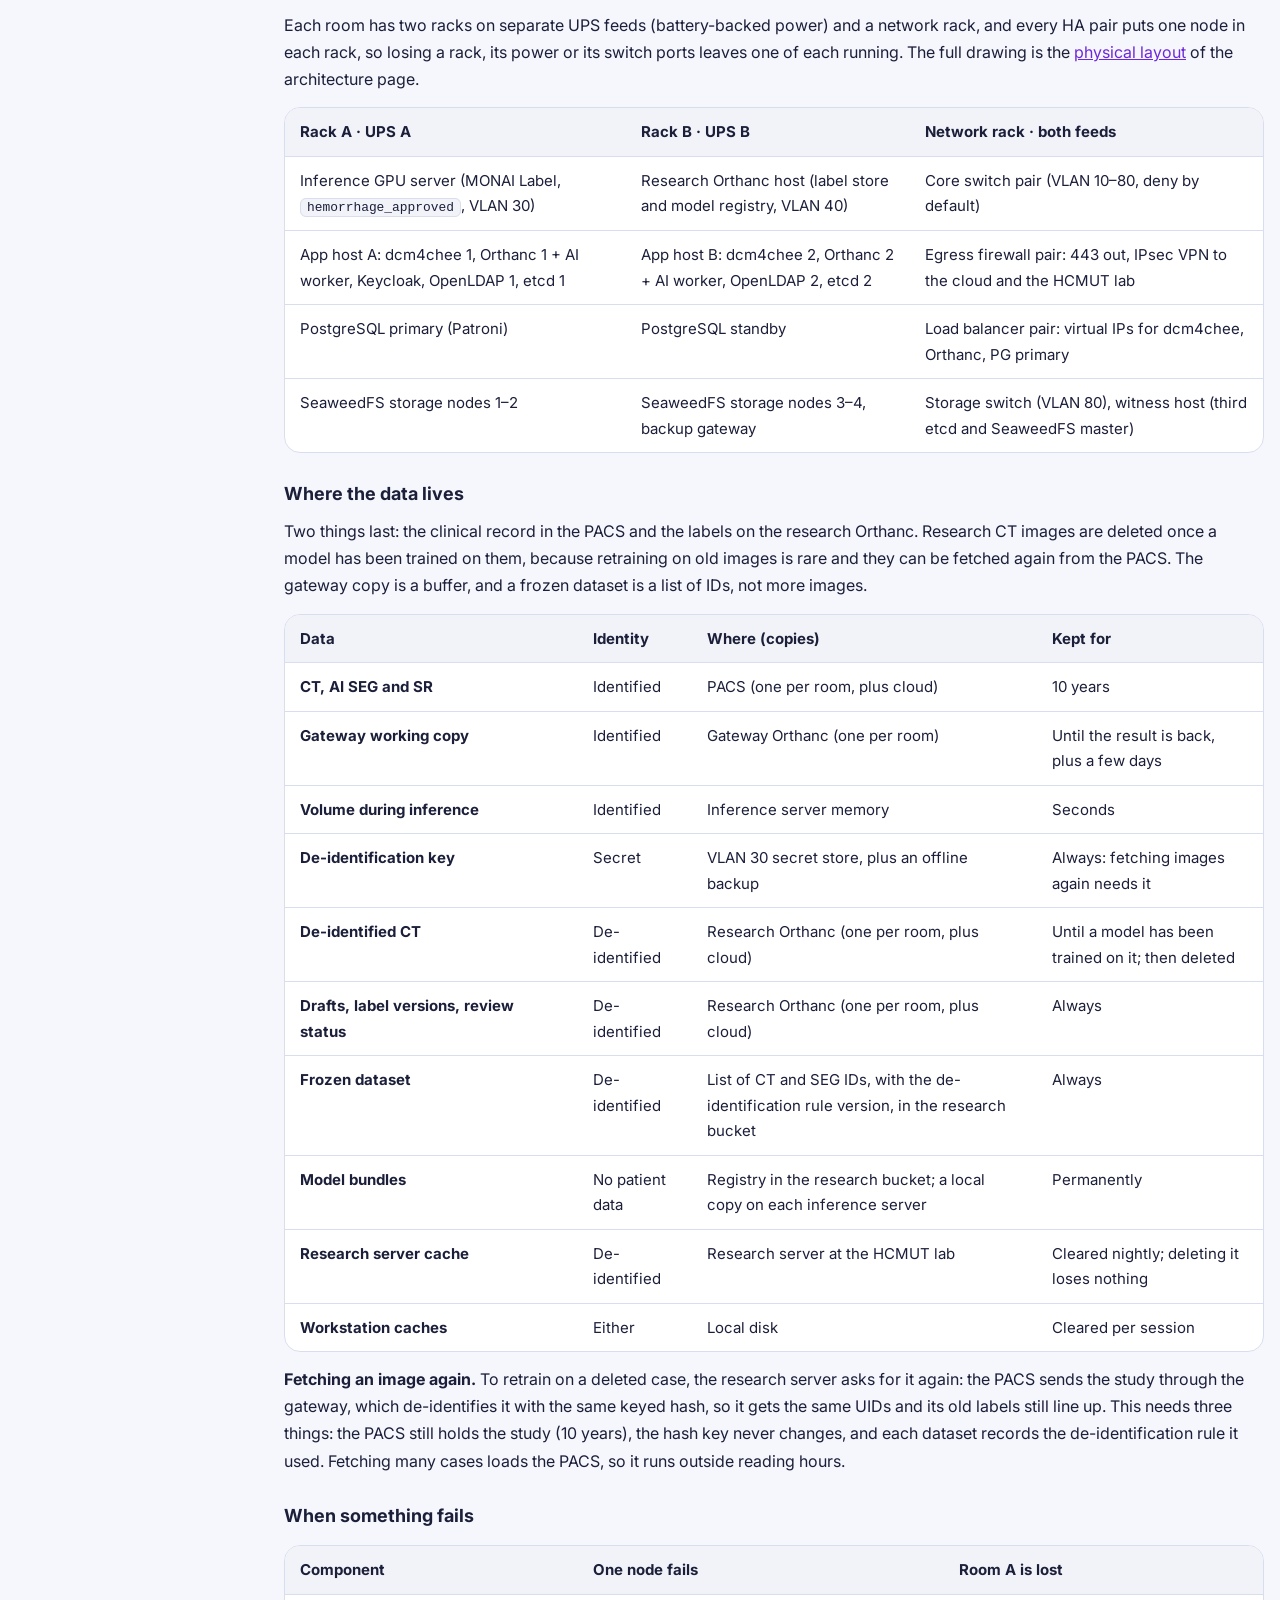
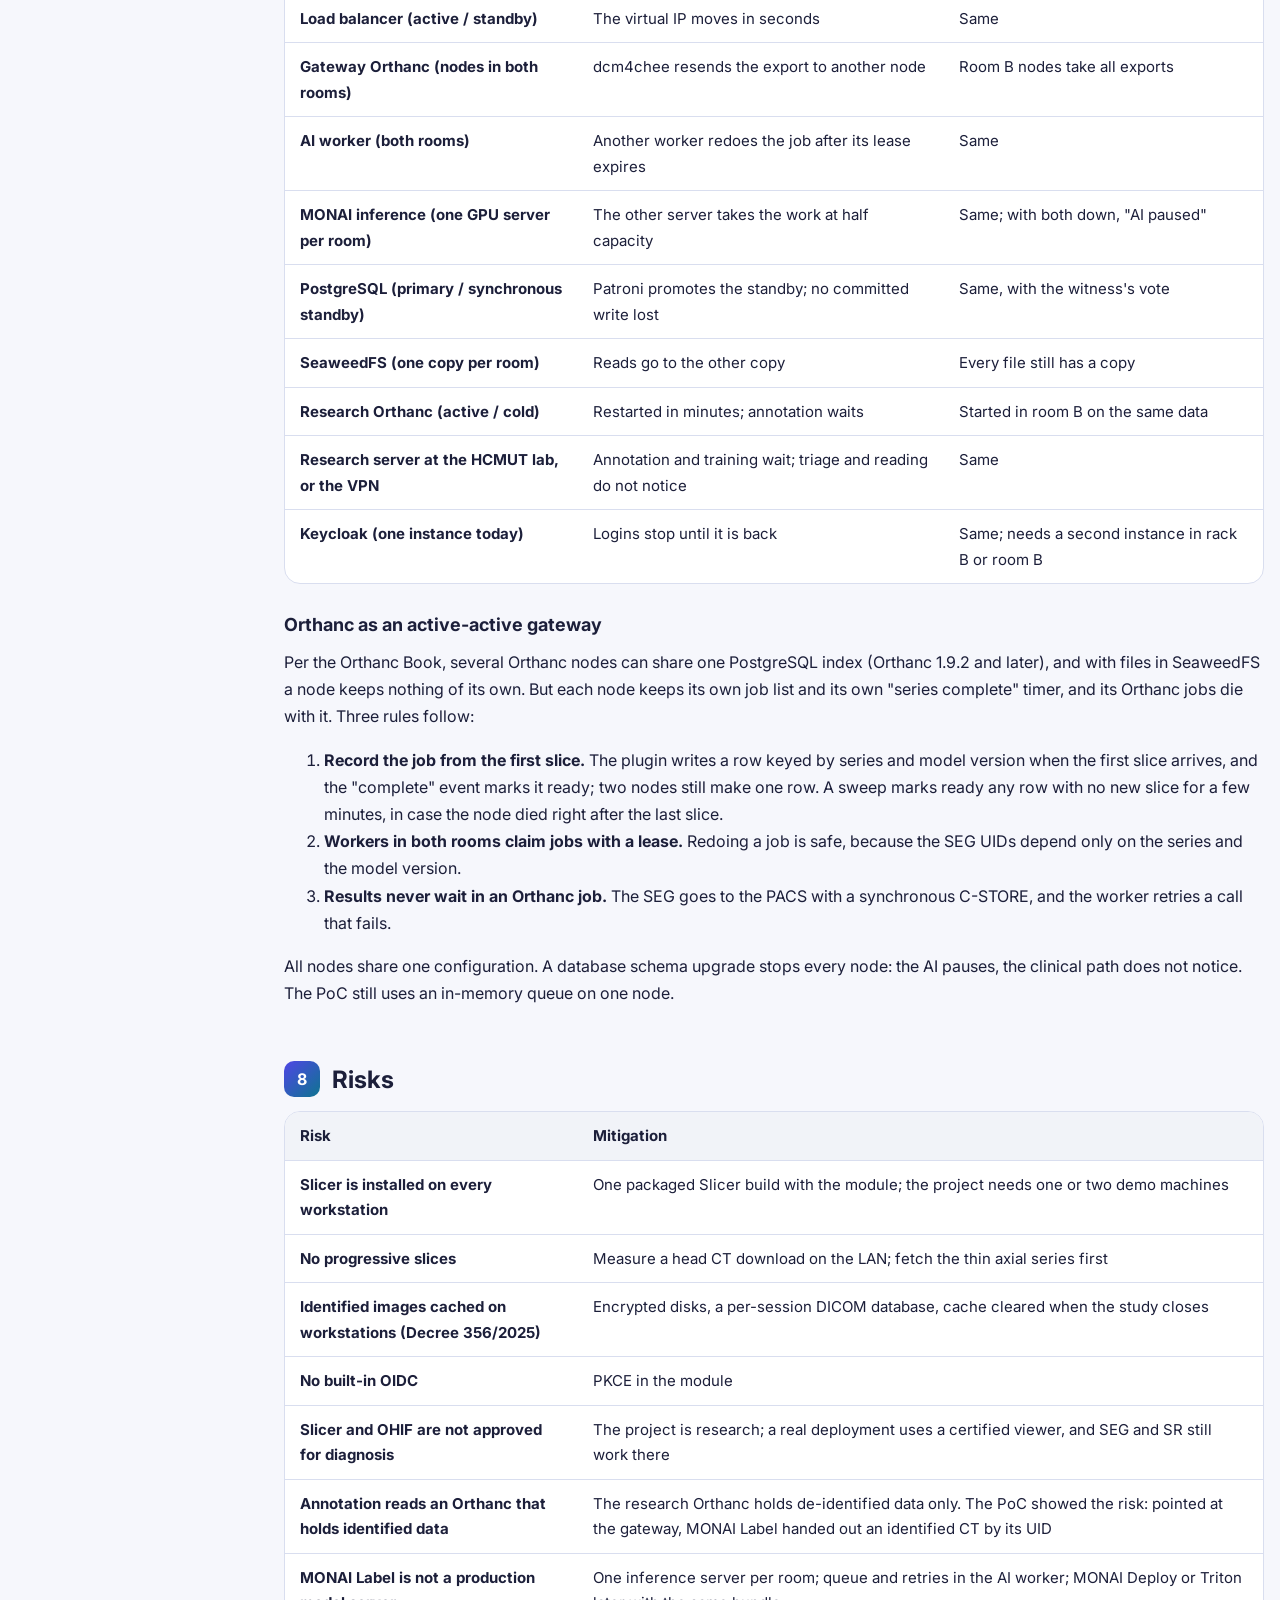
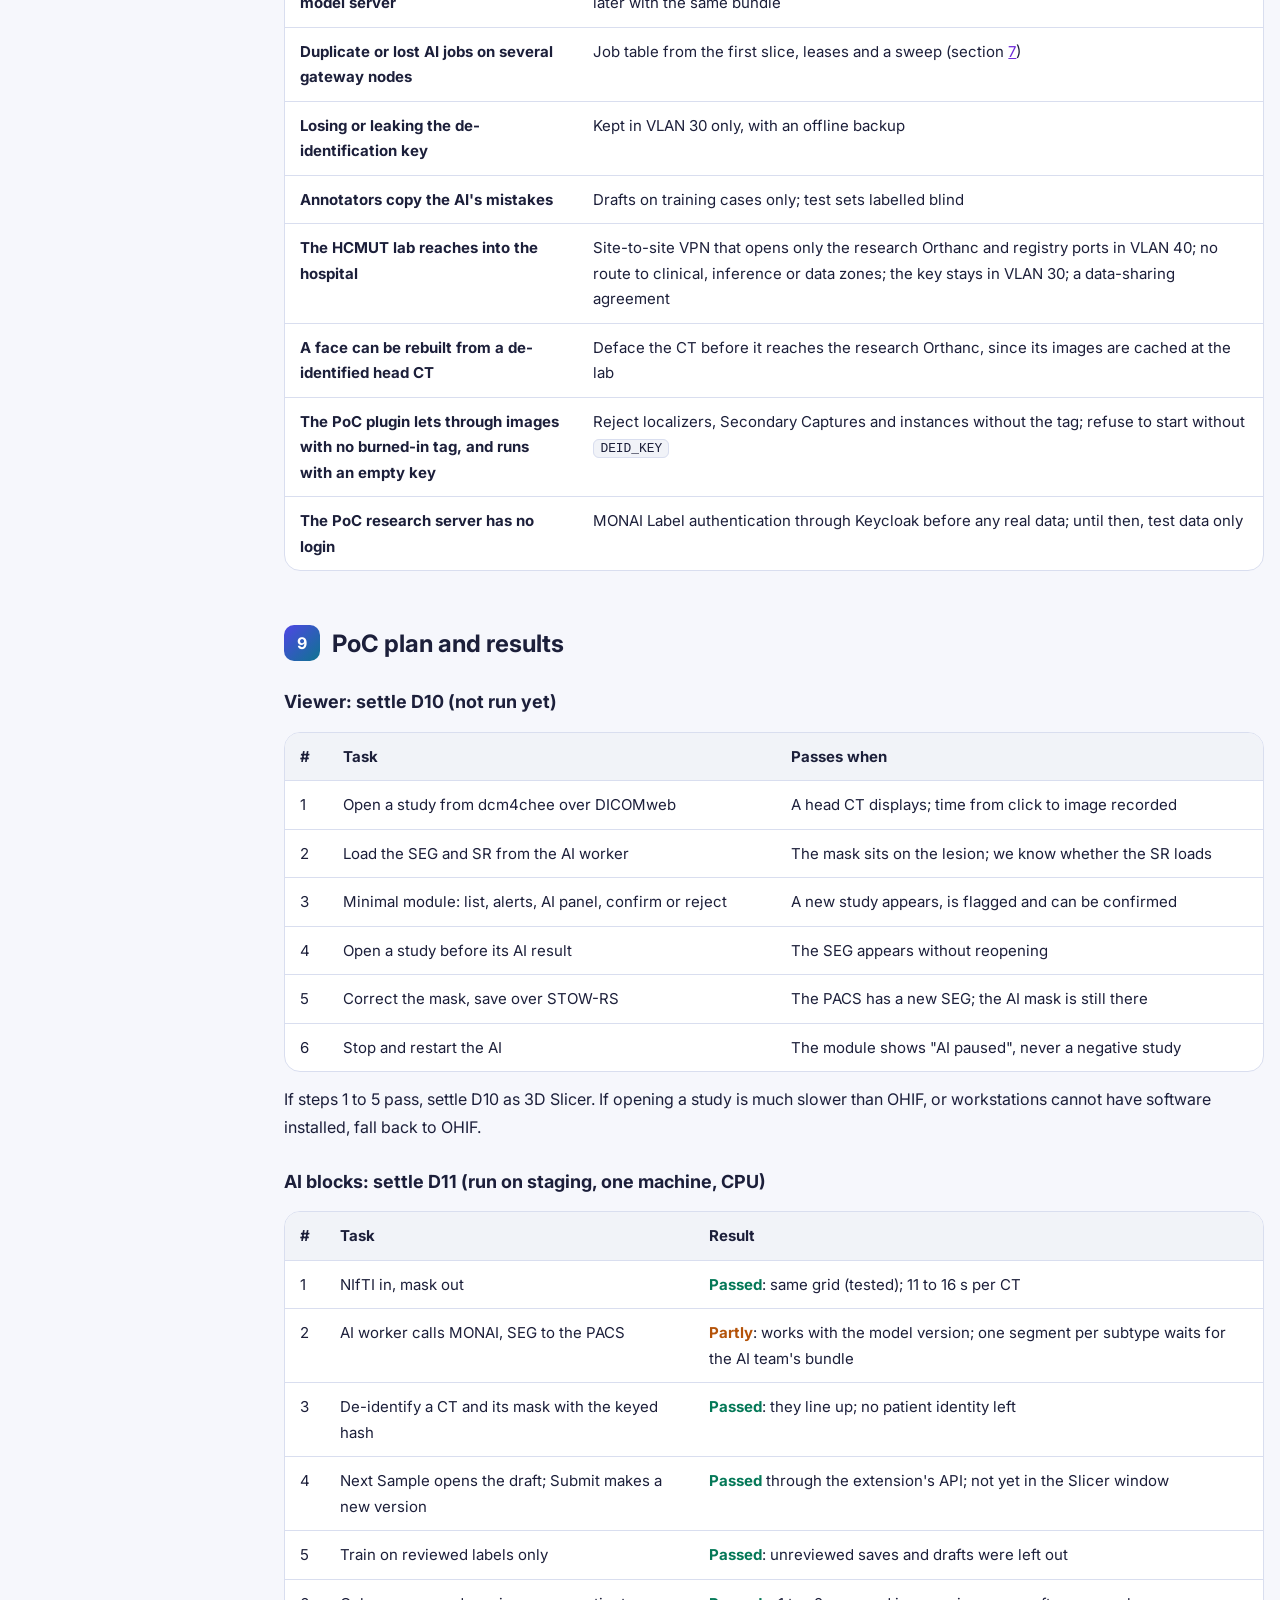
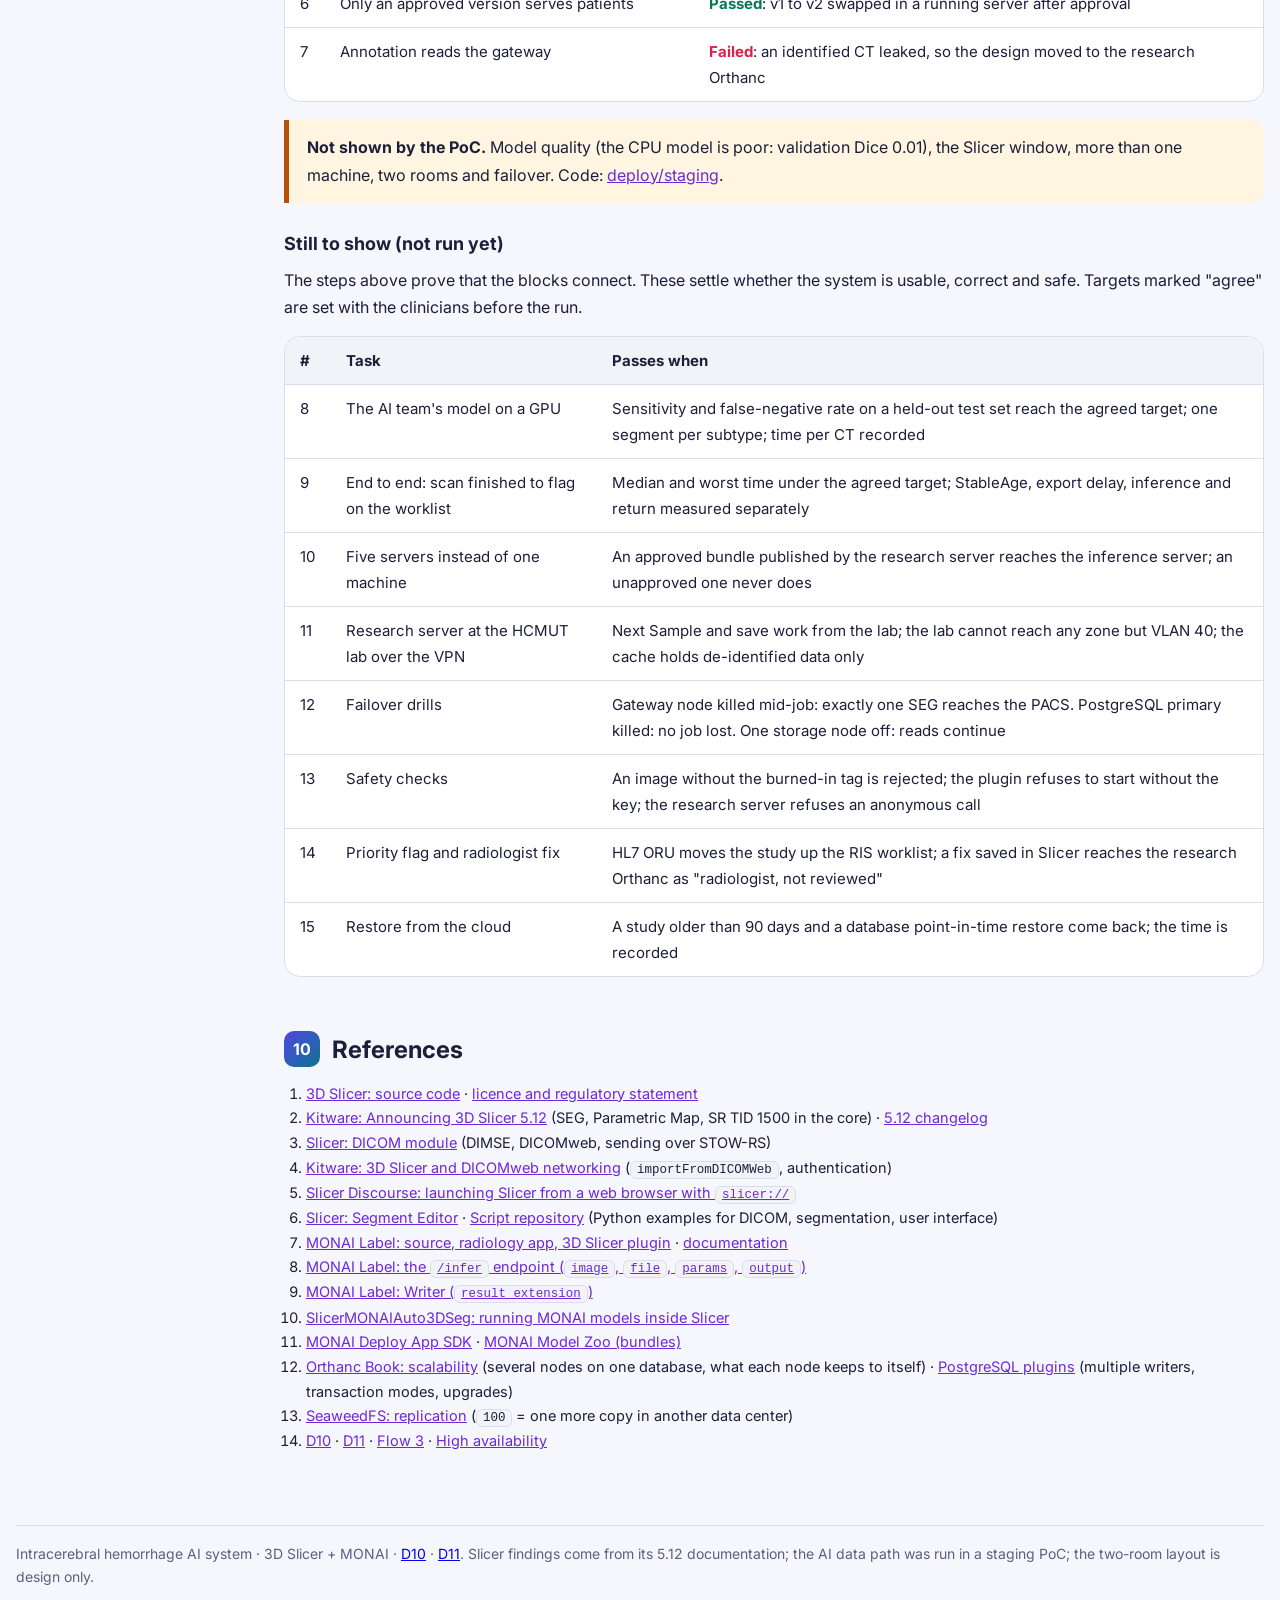
<file: slicer.html>
<!doctype html>
<html lang="en"><head><meta charset="utf-8"><meta name="viewport" content="width=device-width, initial-scale=1">
<title>ICH Slicer and MONAI</title>
<link rel="preconnect" href="https://fonts.googleapis.com"><link href="https://fonts.googleapis.com/css2?family=Inter:wght@400;500;600;700&display=swap" rel="stylesheet">
<style>
:root{--bg:#f6f7fc;--card:#ffffff;--text:#1c1f3a;--muted:#5b6080;--border:#d9deef;--pill:#ffffff;
--blue:#1d4ed8;--blue-s:#e6efff;--blue-h:#d3e2ff;
--violet:#6d28d9;--violet-s:#f1ecff;--violet-h:#e2d8ff;
--pink:#be185d;--pink-s:#fdedf5;--pink-h:#fbd5e8;
--emerald:#047857;--emerald-s:#e5f8ef;--emerald-h:#c8f0dd;
--amber:#b45309;--amber-s:#fff5e1;--amber-h:#fde5b3;
--cyan:#0e7490;--cyan-s:#e3f8fc;--cyan-h:#c2eef7;
--slate:#475569;--slate-s:#f1f3f8;--slate-h:#e0e5ef;
--rose:#e11d48;}
@media (prefers-color-scheme: dark){:root:not([data-theme="light"]){--bg:#0e1124;--card:#171b34;--text:#eceefb;--muted:#a3a8c8;--border:#2c3257;--pill:#171b34;
--blue:#93c5fd;--blue-s:#14213f;--blue-h:#1b3160;--violet:#c4b5fd;--violet-s:#1d1838;--violet-h:#33255f;
--pink:#f9a8d4;--pink-s:#2a1324;--pink-h:#4a1a3a;--emerald:#6ee7b7;--emerald-s:#0f2a24;--emerald-h:#0f3b2e;
--amber:#fcd34d;--amber-s:#2c210b;--amber-h:#42300a;--cyan:#67e8f9;--cyan-s:#0f2a33;--cyan-h:#123b46;
--slate:#cbd5e1;--slate-s:#1a1f36;--slate-h:#2a3150;--rose:#fb7185;}}
:root[data-theme="dark"]{--bg:#0e1124;--card:#171b34;--text:#eceefb;--muted:#a3a8c8;--border:#2c3257;--pill:#171b34;
--blue:#93c5fd;--blue-s:#14213f;--blue-h:#1b3160;--violet:#c4b5fd;--violet-s:#1d1838;--violet-h:#33255f;
--pink:#f9a8d4;--pink-s:#2a1324;--pink-h:#4a1a3a;--emerald:#6ee7b7;--emerald-s:#0f2a24;--emerald-h:#0f3b2e;
--amber:#fcd34d;--amber-s:#2c210b;--amber-h:#42300a;--cyan:#67e8f9;--cyan-s:#0f2a33;--cyan-h:#123b46;
--slate:#cbd5e1;--slate-s:#1a1f36;--slate-h:#2a3150;--rose:#fb7185;}

.bg{fill:var(--card)}
.h1{fill:var(--text);font-size:22px;font-weight:700}
.h2{fill:var(--muted);font-size:14px}
.lane{stroke:none}
.f-slate{fill:var(--slate-s)}.f-blue{fill:var(--blue-s)}.f-violet{fill:var(--violet-s)}.f-pink{fill:var(--pink-s)}.f-emerald{fill:var(--emerald-s)}.f-amber{fill:var(--amber-s)}.f-cyan{fill:var(--cyan-s)}
.h-slate{fill:var(--slate-h)}.h-blue{fill:var(--blue-h)}.h-violet{fill:var(--violet-h)}.h-pink{fill:var(--pink-h)}.h-emerald{fill:var(--emerald-h)}.h-amber{fill:var(--amber-h)}.h-cyan{fill:var(--cyan-h)}
.t-slate{fill:var(--slate)}.t-blue{fill:var(--blue)}.t-violet{fill:var(--violet)}.t-pink{fill:var(--pink)}.t-emerald{fill:var(--emerald)}.t-amber{fill:var(--amber)}.t-cyan{fill:var(--cyan)}
.lt{font-size:16px;font-weight:700}.ls{font-size:12.5px;font-weight:600;opacity:.85}
.frame{fill:none;stroke:var(--border);stroke-width:1}
.bx,.cy,.cyt{fill:var(--card);stroke-width:1.6}
.cyt{fill:var(--card)}
.s-slate{stroke:var(--slate)}.s-blue{stroke:var(--blue)}.s-violet{stroke:var(--violet)}.s-pink{stroke:var(--pink)}.s-emerald{stroke:var(--emerald)}.s-amber{stroke:var(--amber)}.s-cyan{stroke:var(--cyan)}
.bt{fill:var(--text);font-size:13.5px;font-weight:700}
.bs{fill:var(--muted);font-size:11.5px}
.abs{stroke-width:2;stroke-dasharray:8 5}
.af-violet{fill:var(--violet-s)}.af-pink{fill:var(--pink-s)}
.big{font-size:16px}
.tagbg{stroke:none}.tagt{font-size:10.5px;font-weight:700;letter-spacing:.04em}
.grp{fill:none;stroke:var(--emerald);stroke-width:1.3;stroke-dasharray:6 4}
.grpt{fill:var(--emerald);font-size:12px;font-weight:700}
.a.loop{stroke:var(--violet);stroke-width:1.8;stroke-dasharray:3 4}
.lbv{fill:var(--violet);font-size:11px;font-weight:600}
.note{fill:var(--muted);font-size:12.5px;font-style:italic}
.a{fill:none;stroke-linejoin:round;stroke-linecap:round}
.a.crit{stroke:var(--rose);stroke-width:2.4}
.a.ai{stroke:var(--violet);stroke-width:2.2}
.a.flow{stroke:var(--muted);stroke-width:1.6}
.a.bak{stroke:var(--amber);stroke-width:2.8}
.a.rest{stroke:var(--cyan);stroke-width:2;stroke-dasharray:7 5}
.a.life{stroke:var(--cyan);stroke-width:2;stroke-dasharray:2 4}
.pill{fill:var(--pill);stroke:var(--border);stroke-width:.8;opacity:.96}
.lb{fill:var(--text);font-size:11px;font-weight:500}
.lbc{fill:var(--cyan);font-size:11px;font-weight:600}
.boundary{stroke:var(--cyan);stroke-width:2.5;stroke-dasharray:12 6}
.btag{fill:var(--cyan);font-size:12px;font-weight:700}
.legend{fill:var(--bg);stroke:var(--border)}
.lgh{fill:var(--text);font-size:15px;font-weight:700}
.lgt{fill:var(--text);font-size:13px}

*{box-sizing:border-box}
body{margin:0;background:var(--bg);color:var(--text);font-family:"Inter",system-ui,-apple-system,"Segoe UI",Roboto,sans-serif;line-height:1.7;font-size:16px}
.page{max-width:1180px;margin:0 auto;padding:32px 16px 80px}
.hero{background:linear-gradient(135deg,#4338ca,#0e7490);color:#fff;border-radius:22px;padding:38px 36px;position:relative;overflow:hidden}
.hero::after{content:"";position:absolute;right:-90px;top:-90px;width:300px;height:300px;border-radius:50%;background:rgba(255,255,255,.08)}
.hero .eyebrow{font-size:13px;letter-spacing:.07em;text-transform:uppercase;font-weight:700;opacity:.85;position:relative}
.hero h1{font-size:32px;line-height:1.25;margin:10px 0 12px;position:relative}
.hero p{font-size:17px;max-width:860px;opacity:.93;margin:0;position:relative}
.hero a{color:#fff}
.chips{display:flex;flex-wrap:wrap;gap:8px;margin-top:20px;position:relative}
.chips span{background:rgba(255,255,255,.16);border:1px solid rgba(255,255,255,.3);padding:4px 12px;border-radius:999px;font-size:13px;font-weight:600}
nav.toc{background:var(--card);border:1px solid var(--border);border-radius:16px;padding:18px 22px;margin:24px 0}
nav.toc b{color:var(--violet)}
nav.toc ol{margin:8px 0 0;padding-left:22px;columns:2;column-gap:36px}
nav.toc a{color:var(--text);text-decoration:none;border-bottom:1px dashed var(--border)}
nav.toc a:hover{color:var(--violet)}
h2.sec{font-size:24px;margin:54px 0 14px;display:flex;align-items:center;gap:12px;line-height:1.3}
h2.sec .n{flex:none;width:36px;height:36px;border-radius:10px;background:linear-gradient(135deg,#4f46e5,#0e7490);color:#fff;display:inline-flex;align-items:center;justify-content:center;font-size:16px;font-weight:700}
p{margin:8px 0}
code{font-family:ui-monospace,Menlo,Consolas,monospace;font-size:.86em;background:var(--slate-s);border:1px solid var(--border);padding:1px 6px;border-radius:6px}
.figure{background:var(--card);border:1px solid var(--border);border-radius:18px;padding:14px;margin:16px 0}
.figscroll{overflow-x:auto;border-radius:12px}
#arch{display:block;width:100%;min-width:1100px;height:auto}
#arch .a[data-g]{transition:opacity .25s}
#arch[data-focus] .a[data-g]{opacity:.1}
#arch[data-focus="clinical"] .a[data-g="clinical"],#arch[data-focus="triage"] .a[data-g="triage"],#arch[data-focus="ai"] .a[data-g="ai"],#arch[data-focus="backup"] .a[data-g="backup"],#arch[data-focus="restore"] .a[data-g="restore"]{opacity:1}
.focusbar{display:flex;flex-wrap:wrap;gap:8px;align-items:center;margin:4px 4px 12px}
.focusbar span{font-size:14px;color:var(--muted);margin-right:4px}
.focusbar button{font:inherit;font-size:14px;font-weight:600;padding:6px 14px;border-radius:999px;border:1px solid var(--border);background:var(--bg);color:var(--text);cursor:pointer}
.focusbar button[aria-pressed="true"]{background:var(--text);color:var(--card);border-color:var(--text)}
.figcap{font-size:14px;color:var(--muted);margin:10px 4px 0}
.grid{display:grid;grid-template-columns:repeat(auto-fit,minmax(250px,1fr));gap:14px;margin:16px 0}
.card{background:var(--card);border:1px solid var(--border);border-radius:16px;padding:18px 20px;border-top-width:5px}
.card h4{margin:0 0 4px;font-size:17px}
.card .v{font-size:13px;font-weight:700;margin-bottom:6px}
.card p{font-size:15px;color:var(--text)}
.c-slate{border-top-color:var(--slate)}.c-blue{border-top-color:var(--blue)}.c-violet{border-top-color:var(--violet)}.c-pink{border-top-color:var(--pink)}.c-emerald{border-top-color:var(--emerald)}.c-amber{border-top-color:var(--amber)}.c-cyan{border-top-color:var(--cyan)}
.tc-slate{color:var(--slate)}.tc-blue{color:var(--blue)}.tc-violet{color:var(--violet)}.tc-pink{color:var(--pink)}.tc-emerald{color:var(--emerald)}.tc-amber{color:var(--amber)}.tc-cyan{color:var(--cyan)}.tc-rose{color:var(--rose)}
.tbl{overflow-x:auto;margin:14px 0;border:1px solid var(--border);border-radius:16px;background:var(--card)}
table{border-collapse:collapse;width:100%;font-size:15px}
th,td{text-align:left;padding:11px 15px;border-bottom:1px solid var(--border);vertical-align:top}
th{background:var(--slate-s);font-weight:700;white-space:nowrap}
tr:last-child td{border-bottom:none}
td.k{font-weight:700;white-space:nowrap}
.pilltag{display:inline-block;font-size:12px;font-weight:700;padding:2px 10px;border-radius:999px;background:var(--slate-s);border:1px solid var(--border);white-space:nowrap}
ol.flow{list-style:none;counter-reset:f;padding:0;margin:14px 0;position:relative}
ol.flow>li{counter-increment:f;position:relative;padding:14px 18px 14px 66px;background:var(--card);border:1px solid var(--border);border-radius:14px;margin:10px 0}
ol.flow>li::before{content:var(--fp,"") counter(f);position:absolute;left:16px;top:14px;width:32px;height:32px;border-radius:10px;color:#fff;font-weight:700;display:flex;align-items:center;justify-content:center;font-size:15px;background:var(--fc)}
ol.flow>li b.t{display:block}
ol.flow>li .pr{display:inline-block;margin-top:4px;font-family:ui-monospace,Menlo,Consolas,monospace;font-size:12.5px;color:var(--muted);background:var(--slate-s);border:1px solid var(--border);border-radius:8px;padding:1px 8px}
.f-clin{--fc:var(--rose)}.f-tri{--fc:var(--violet)}.f-ai{--fc:var(--pink)}.f-bak{--fc:var(--amber)}.f-rest{--fc:var(--cyan)}
.callout{border-left:5px solid var(--violet);background:var(--violet-s);padding:14px 18px;border-radius:0 12px 12px 0;margin:18px 0}
.callout.amber{border-left-color:var(--amber);background:var(--amber-s)}
.callout.cyan{border-left-color:var(--cyan);background:var(--cyan-s)}
.callout.rose{border-left-color:var(--rose);background:var(--blue-s)}
.callout ul{margin:6px 0 0;padding-left:20px}
.timeline{display:grid;grid-template-columns:repeat(4,1fr);gap:6px;margin:14px 0}
.timeline div{border-radius:12px;padding:12px 14px;border-top:5px solid}
.timeline b{display:block;font-size:15px}.timeline span{font-size:13px;color:var(--muted)}
.t1{background:var(--emerald-s);border-color:var(--emerald)!important}.t2{background:var(--amber-s);border-color:var(--amber)!important}.t3{background:var(--cyan-s);border-color:var(--cyan)!important}.t4{background:var(--slate-s);border-color:var(--slate)!important}
footer{margin-top:56px;padding-top:16px;border-top:1px solid var(--border);font-size:14px;color:var(--muted)}
@media (max-width:700px){.hero{padding:26px 20px}.hero h1{font-size:25px}nav.toc ol{columns:1}.timeline{grid-template-columns:1fr 1fr}ol.flow>li{padding-left:58px}}
.stepb circle{stroke:var(--card);stroke-width:2}
.stepb text{fill:#fff;font-size:10.5px;font-weight:700}
.sb-clin circle{fill:var(--rose)}.sb-tri circle{fill:var(--violet)}.sb-ai circle{fill:var(--pink)}.sb-bak circle{fill:var(--amber)}.sb-rest circle{fill:var(--cyan)}
#arch .stepb[data-g]{transition:opacity .25s}
#arch[data-focus] .stepb[data-g]{opacity:.12}
#arch[data-focus="clinical"] .stepb[data-g="clinical"],#arch[data-focus="triage"] .stepb[data-g="triage"],#arch[data-focus="ai"] .stepb[data-g="ai"],#arch[data-focus="backup"] .stepb[data-g="backup"],#arch[data-focus="restore"] .stepb[data-g="restore"]{opacity:1}
.f-clin{--fp:"1."}.f-tri{--fp:"2."}.f-ai{--fp:"3."}.f-bak{--fp:"4."}
.y{color:var(--emerald);font-weight:700}.n{color:var(--rose);font-weight:700}.p{color:var(--amber);font-weight:700}.o{color:var(--cyan);font-weight:700}
td.win{background:var(--emerald-s)}
th.win{background:var(--emerald-h)}
.adr{display:grid;grid-template-columns:repeat(auto-fit,minmax(260px,1fr));gap:14px;margin:16px 0}
dl.qa{margin:14px 0}
dl.qa dt{font-weight:700;margin-top:16px}
dl.qa dd{margin:4px 0 0;padding:12px 16px;background:var(--card);border:1px solid var(--border);border-radius:12px}
ol.src{font-size:14.5px;padding-left:22px}
main a{color:var(--violet)}
.tbl.wide table{min-width:760px;table-layout:fixed}
.tbl.wide th:first-child{width:28%}
.tbl td.k{white-space:normal;width:30%;min-width:140px}
h3.dec{font-size:20px;line-height:1.35;margin:40px 0 8px;scroll-margin-top:72px;display:flex;align-items:center;gap:10px}
.dn{flex:none;font-size:12.5px;font-weight:700;padding:3px 9px;border-radius:8px;background:var(--violet-s);color:var(--violet);border:1px solid var(--violet-h)}
.dn.open{background:var(--cyan-s);color:var(--cyan);border-color:var(--cyan-h)}
.idx table{min-width:860px}
.idx td:first-child{white-space:nowrap}
.idx a{font-weight:700;text-decoration:none}
ol.flow>li.f-dec{--fc:var(--violet);--fp:""}
.verdict{display:grid;grid-template-columns:repeat(auto-fit,minmax(230px,1fr));gap:14px;margin:16px 0}
.verdict .card p{margin:6px 0 0}
pre.code{background:var(--card);border:1px solid var(--border);border-radius:14px;padding:14px 16px;overflow-x:auto;font:13.5px/1.55 ui-monospace,Menlo,Consolas,monospace;margin:12px 0}
pre.code .c{color:var(--muted)}
.flowsvg{display:block;width:100%;max-width:760px;height:auto;margin:0 auto}
.flowsvg .bxc{fill:var(--blue-s);stroke:var(--blue);stroke-width:1.2}
.flowsvg .bxa{fill:var(--violet-s);stroke:var(--violet);stroke-width:1.2}
.flowsvg .tt{fill:var(--text);font:700 14px Inter,system-ui,sans-serif}
.flowsvg .ts{fill:var(--muted);font:12px Inter,system-ui,sans-serif}
.flowsvg .ln{fill:none;stroke:var(--muted);stroke-width:1.5}
.flowsvg .lv{fill:none;stroke:var(--violet);stroke-width:1.6}
.flowsvg .gap{fill:none;stroke:var(--rose);stroke-width:1.6;stroke-dasharray:6 4}
.flowsvg .gt{fill:var(--rose);font:600 12.5px Inter,system-ui,sans-serif}
.shots{display:grid;grid-template-columns:repeat(auto-fit,minmax(300px,1fr));gap:16px;margin:16px 0}
.shots figure{margin:0;background:var(--card);border:1px solid var(--border);border-radius:14px;overflow:hidden}
.shots img{display:block;width:100%;height:auto;cursor:zoom-in}
.shots figcaption{font-size:14px;padding:10px 14px;color:var(--text)}
.shots figcaption b{color:var(--violet)}
.ok{color:var(--emerald);font-weight:700}.part{color:var(--amber);font-weight:700}.no{color:var(--rose);font-weight:700}
td.st{white-space:nowrap}
.flowsvg .wk{fill:none;stroke:var(--blue);stroke-width:1.4;stroke-dasharray:7 5}
.flowsvg .wkt{fill:var(--blue);font:700 12.5px Inter,system-ui,sans-serif}
.flowsvg .bxk{fill:var(--slate-s);stroke:var(--slate);stroke-width:1.2}
main p code,main li code,main .callout code{overflow-wrap:anywhere}
.flowsvg.wide{max-width:900px}
.flowsvg .lanebx{fill:var(--bg);stroke:var(--border);stroke-width:1}
.flowsvg .lanet{font:700 12px Inter,system-ui,sans-serif;letter-spacing:.04em}
.flowsvg .bxr{fill:var(--pink-s);stroke:var(--pink);stroke-width:1.2}
.flowsvg .cyl{fill:var(--pink-s);stroke:var(--pink);stroke-width:1.2}
.flowsvg .lr{fill:none;stroke:var(--pink);stroke-width:1.6}
.flowsvg .tsv{fill:var(--violet);font:600 12px Inter,system-ui,sans-serif}
.flowsvg .tsr{fill:var(--pink);font:600 12px Inter,system-ui,sans-serif}
.partbar{display:flex;align-items:center;gap:12px;margin:64px 0 -18px;padding:12px 18px;border-radius:14px;background:var(--violet-s);border:1px solid var(--violet-h);color:var(--violet);font-size:17px;font-weight:700;scroll-margin-top:72px}
.partbar span{flex:none;font-size:12px;letter-spacing:.06em;text-transform:uppercase;padding:3px 10px;border-radius:999px;background:var(--violet);color:var(--card)}
h3.subh{font-size:18px;margin:26px 0 8px}
.flowsvg .grpv{fill:none;stroke:var(--violet);stroke-width:1.3;stroke-dasharray:6 4}
.flowsvg .grpvt{fill:var(--violet);font:700 12px Inter,system-ui,sans-serif}
.flowsvg .cylk{fill:var(--slate-s);stroke:var(--slate);stroke-width:1.2}
.flowsvg .cold{stroke-dasharray:5 4}
.flowsvg .grpr{fill:none;stroke:var(--pink);stroke-width:1.3;stroke-dasharray:6 4}
.flowsvg .grprt{fill:var(--pink);font:700 12px Inter,system-ui,sans-serif}
</style>
<link rel="stylesheet" href="assets/site.css">
<script>try{var t=localStorage.getItem("ich-theme");if(t)document.documentElement.setAttribute("data-theme",t)}catch(e){}</script>
</head><body>
<header class="topbar"><div class="topbar-in">
  <a class="brand" href="index.html"><span class="logo">ICH</span><span class="brand-t">ICH AI system · architecture</span></a>
  <nav class="scen" aria-label="Deployment scenario">
    <a href="index.html"><b>Scenario 1</b><span>All on-premise</span></a>
    <a href="simplified.html"><b>Simplified</b><span>Scenario 1 core</span></a>
    <a href="scenario2.html"><b>Scenario 2</b><span>GPUs at site 2</span></a>
    <a href="decisions.html"><b>Decisions</b><span>Why these products</span></a>
        <a href="slicer.html" aria-current="page"><b>Slicer + MONAI</b><span>Viewer + AI</span></a>
    <a href="dcm4chee.html"><b>dcm4chee</b><span>PACS deep dive</span></a>
  </nav>
  <button class="theme-btn" type="button">◐ <span class="tl">Auto</span></button>
</div><div class="progress"><span></span></div></header>
<div class="page">
<header class="hero">
  <div class="eyebrow">Intracerebral hemorrhage AI system · Radiologist viewer (D10) and AI blocks (D11)</div>
  <h1>3D Slicer + MONAI: the radiologist viewer and the AI blocks</h1>
  <p>The project advisor recommended <a href="https://github.com/Slicer/Slicer">3D Slicer</a> for reading and MONAI for the AI side. Part A checks Slicer as the radiologist viewer (D10). Part B shows how MONAI fills the AI blocks (D11), where the data lives and how the system survives failures. The Slicer findings come from its documentation; the AI data path was run in a staging PoC.</p>
  <div class="chips"><span>Viewer: Slicer + ICH Triage module</span><span>AI: one MONAI Label app, two servers</span><span>PACS and Orthanc stay</span><span>AI data path run in staging</span><span>Viewer not yet tried</span></div>
</header>

<div class="layout">
<nav class="toc"><b>Contents</b><ol>
<li><a href="#verdict">Summary</a></li>
<li><a href="#req">Slicer against the D10 requirements</a></li>
<li><a href="#module">Where Slicer sits and what we build</a></li>
<li><a href="#diagram">The diagram we received</a></li>
<li><a href="#proposal">Proposed architecture</a></li>
<li><a href="#servers">Two MONAI Label servers</a></li>
<li><a href="#sites">Sites, data and failover</a></li>
<li><a href="#risks">Risks</a></li>
<li><a href="#plan">PoC plan and results</a></li>
<li><a href="#refs">References</a></li>
</ol></nav>
<main>

<h2 class="sec" id="verdict"><span class="n">1</span>Summary</h2>
<h3 class="subh">Viewer (D10)</h3>
<div class="verdict">
  <div class="card c-emerald"><h4>Reads from the PACS</h4><div class="v tc-emerald">Built in · per the docs</div><p>DICOMweb and DIMSE are built in, so Slicer reads dcm4chee unchanged.</p></div>
  <div class="card c-emerald"><h4>SEG mask + SR report</h4><div class="v tc-emerald">Built in · better than OHIF</div><p>SEG and SR TID 1500 are in the core since 5.12. OHIF does not show the volumetric SR.</p></div>
  <div class="card c-emerald"><h4>Correct the mask</h4><div class="v tc-emerald">Built in · its strongest point</div><p>Segment Editor, then a new SEG saved to the PACS.</p></div>
  <div class="card c-pink"><h4>Priority, alerts, SSO</h4><div class="v" style="color:var(--rose)">Not built in · we build it</div><p>A Python module inside Slicer, with no rebuild of the application.</p></div>
</div>
<div class="callout"><b>Recommendation: feasible; run the viewer PoC, then decide.</b> The team writes one Python module instead of a viewer. The costs: Slicer is installed on every workstation, and, like OHIF, it is not approved for diagnosis. AI results stay standard SEG and SR in the PACS, so the architecture does not change.</div>
<h3 class="subh">AI blocks (D11)</h3>
<div class="verdict">
  <div class="card c-blue"><h4>Slicer does not include MONAI</h4><p>The MONAILabel extension is only a client; the model runs on a MONAI Label server.</p></div>
  <div class="card c-violet"><h4>One app, two servers</h4><p><code>hemorrhage_approved</code> (VLAN 30) runs on every study. <code>hemorrhage_dev</code> drafts and trains on de-identified data, on the AI team's GPU at the HCMUT lab.</p></div>
  <div class="card c-pink"><h4>The received diagram is Flow 3</h4><p>Its AI runs only when someone clicks Run, so it cannot replace automatic triage.</p></div>
  <div class="card c-emerald"><h4>PACS and Orthanc stay</h4><p>MONAI Label and Slicer keep images only as caches.</p></div>
</div>
<div class="callout"><b>Recommendation.</b> Keep the clinical and data layers. Fill the AI blocks with one MONAI Label app run as two servers, and keep de-identified copies and every label version on a research Orthanc. The approved model's result is the annotator's draft, and the model registry is the only way a trained model reaches patients. The research server runs on the AI team's GPU at the HCMUT lab and reaches only VLAN 40 (<a href="decisions.html#d12">D12</a>). The staging PoC ran this data path end to end (section <a href="#plan">9</a>). Recorded as <a href="decisions.html#d11">D11</a>.</div>

<div class="partbar" id="part-viewer"><span>Part A</span>3D Slicer as the radiologist viewer (D10)</div>

<h2 class="sec" id="req"><span class="n">2</span>Slicer against the D10 requirements</h2>
<p>3D Slicer 5.12 is a desktop application (Qt, VTK, ITK, embedded Python) under a BSD-style licence, extended with Python scripted modules. The table follows <a href="decisions.html#d10">D10</a> and comes from the documentation; nothing has been run yet.</p>
<div class="tbl"><table>
<tr><th>Requirement</th><th>3D Slicer</th><th>OHIF</th></tr>
<tr><td class="k">Read the PACS over DICOMweb</td><td><span class="ok">Built in</span></td><td><span class="ok">Built in</span></td></tr>
<tr><td class="k">Show slices while the series downloads</td><td><span class="no">No</span>: waits for the whole series</td><td><span class="ok">Yes</span>, progressive</td></tr>
<tr><td class="k">Show the AI mask (SEG), hidden by default</td><td><span class="ok">Built in</span>; the module hides it</td><td><span class="ok">Built in</span></td></tr>
<tr><td class="k">Show the SR volume (TID 1500)</td><td><span class="part">Likely</span>: in the core, to try</td><td><span class="no">No</span></td></tr>
<tr><td class="k">Correct the mask, save a new SEG</td><td><span class="ok">Built in</span>, Segment Editor</td><td><span class="part">Basic brush</span></td></tr>
<tr><td class="k">Mask that arrives after the study is open</td><td><span class="part">We build it</span>, no reopen</td><td><span class="part">Reopen the study</span></td></tr>
<tr><td class="k">Priority list, alerts, AI states, confirm or reject</td><td><span class="no">We build it</span>: Python module</td><td><span class="no">We build it</span>: extension and rebuild</td></tr>
<tr><td class="k">SSO login (OIDC)</td><td><span class="no">We build it</span>: PKCE in the module</td><td><span class="ok">Configuration</span></td></tr>
<tr><td class="k">Deployment</td><td><span class="part">Installed on each workstation</span></td><td><span class="ok">Web, nothing installed</span></td></tr>
<tr><td class="k">Approved for diagnosis</td><td><span class="no">No</span></td><td><span class="no">No</span></td></tr>
</table></div>
<p>Slicer wins on images and masks, ties on priority and alerts, and loses on deployment and login.</p>

<h2 class="sec" id="module"><span class="n">3</span>Where Slicer sits and what we build</h2>
<p>Slicer replaces the viewer, not the PACS: its DICOM database is one workstation's cache, with no worklist, export rules, retention or audit. It talks to the PACS over DICOMweb, to the AI results service and to Keycloak.</p>
<div class="figure">
<svg class="flowsvg" viewBox="0 0 680 400" role="img" aria-labelledby="sl-t sl-d"><title id="sl-t">3D Slicer and the ICH Triage module on the radiologist workstation</title><desc id="sl-d">The radiologist workstation runs 3D Slicer with the ICH Triage module. Slicer reads the PACS over QIDO-RS and WADO-RS and sends corrected masks over STOW-RS. The module calls REST and listens to SSE from the AI results service, and logs in with OIDC and PKCE. The AI results service reads the study list from the PACS.</desc>
<defs><marker id="ah" viewBox="0 0 10 10" refX="8" refY="5" markerWidth="6" markerHeight="6" orient="auto-start-reverse"><path d="M2 1L8 5L2 9" fill="none" stroke="context-stroke" stroke-width="1.5" stroke-linecap="round" stroke-linejoin="round"/></marker></defs>
<rect class="wk" x="20" y="30" width="282" height="350" rx="12"/><text class="wkt" x="36" y="54">Radiologist workstation (installed)</text>
<rect class="bxc" x="45" y="75" width="230" height="70" rx="8"/><text class="tt" x="160" y="104" text-anchor="middle">3D Slicer 5.12</text><text class="ts" x="160" y="124" text-anchor="middle">DICOM, SEG/SR, Segment Editor</text>
<rect class="bxa" x="45" y="235" width="230" height="70" rx="8"/><text class="tt" x="160" y="264" text-anchor="middle">ICH Triage module</text><text class="ts" x="160" y="284" text-anchor="middle">Python · worklist, AI panel</text>
<path class="lv" d="M160 235 L160 149" marker-end="url(#ah)"/>
<text class="ts" x="170" y="184">open study by UID</text><text class="ts" x="170" y="202">load SEG, hide overlay</text>
<rect class="bxc" x="460" y="60" width="200" height="60" rx="8"/><text class="tt" x="560" y="86" text-anchor="middle">PACS (dcm4chee)</text><text class="ts" x="560" y="106" text-anchor="middle">DICOMweb</text>
<rect class="bxa" x="460" y="210" width="200" height="80" rx="8"/><text class="tt" x="560" y="244" text-anchor="middle">AI results service</text><text class="ts" x="560" y="264" text-anchor="middle">REST + event stream</text>
<rect class="bxk" x="460" y="330" width="200" height="50" rx="8"/><text class="tt" x="560" y="360" text-anchor="middle">Keycloak (OIDC)</text>
<path class="ln" d="M275 100 L456 100" marker-start="url(#ah)" marker-end="url(#ah)"/>
<text class="ts" x="368" y="90" text-anchor="middle">QIDO-RS, WADO-RS</text><text class="ts" x="368" y="118" text-anchor="middle">STOW-RS: corrected SEG</text>
<path class="lv" d="M275 250 L456 250" marker-end="url(#ah)"/>
<text class="ts" x="368" y="242" text-anchor="middle">REST: studies, review</text>
<path class="lv" d="M456 280 L279 280" marker-end="url(#ah)"/>
<text class="ts" x="368" y="298" text-anchor="middle">events: result, AI status</text>
<path class="ln" d="M200 305 L200 355 L456 355" marker-end="url(#ah)"/>
<text class="ts" x="380" y="347" text-anchor="middle">OIDC + PKCE</text>
<path class="ln" d="M560 210 L560 124" marker-end="url(#ah)"/>
<text class="ts" x="570" y="172">QIDO-RS</text>
</svg>
<p class="figcap">Grey: clinical and login flows. Violet: AI results flow. Violet boxes are what the team builds.</p>
</div>
<p>The ICH Triage module, designed in <a href="https://github.com/LoveTechwCat/ich-triage">ich-triage</a>, adds:</p>
<ul>
<li><b>Priority list and alerts</b> from the AI results service's event stream; the Qt window is updated only from the main thread.</li>
<li><b>Open a study</b> with <code>DICOMUtils.importFromDICOMWeb</code>, the AI mask hidden after loading.</li>
<li><b>AI panel</b>: the 4 AI states, volume, model version, Confirm and Reject.</li>
<li><b>Late mask</b>: added to the open study when its event arrives.</li>
<li><b>Correct and save</b> in Segment Editor as a new SEG over STOW-RS; the AI mask stays.</li>
<li><b>Login</b> with OIDC and PKCE through the system browser; the first PoC can skip it.</li>
<li><b>Open from a web list</b> through the <code>slicer://</code> URL scheme, so a web priority list can stay.</li>
</ul>

<div class="partbar" id="part-ai"><span>Part B</span>MONAI for the AI blocks (D11)</div>

<h2 class="sec" id="diagram"><span class="n">4</span>The diagram we received</h2>
<p>It is the MONAI Label annotation loop: 3D Slicer on Windows calls a MONAI Label server in WSL2 (app <code>apps/radiology</code>). Next Sample picks an image from a NIfTI folder, Run returns a 6-class mask, Submit saves it as the "final" label, and Train is hidden because the app has no trainer. Five gaps, all closed by the proposal:</p>
<ul>
<li><b>The datastore is a NIfTI folder.</b> It becomes the research Orthanc over DICOMweb, de-identified data only.</li>
<li><b>The AI runs only on Run.</b> The AI worker calls it for every study, and that result is the draft.</li>
<li><b>There is no trainer.</b> <code>hemorrhage_dev</code> has one.</li>
<li><b>Submit overwrites one file.</b> Every save becomes a new SEG version with its author and status.</li>
<li><b>The gateway merges the 6 classes.</b> The SEG gets one segment per subtype, once the AI team supplies the label table.</li>
</ul>
<p>Two other ways to use MONAI were set aside: MONAIAuto3DSeg runs the model inside Slicer, so every workstation needs a GPU and the AI runs only after the doctor opens the study; MONAI Deploy remains the production path for inference.</p>

<h2 class="sec" id="proposal"><span class="n">5</span>Proposed architecture</h2>
<div class="figure"><div class="figscroll">
<svg class="flowsvg wide" viewBox="0 0 900 640" role="img" aria-labelledby="mo-t mo-d"><title id="mo-t">3D Slicer and MONAI in the ICH architecture</title><desc id="mo-d">Clinical layer: the CT scanner sends studies to the dcm4chee PACS, and the radiologist reads in 3D Slicer with the ICH Triage module. Step 1: the PACS pushes each CT series once to Orthanc. Step 2: the AI worker sends a NIfTI volume to the hemorrhage_approved model on the MONAI Label server and gets a mask back. Step 3: the mask becomes a SEG that goes to the PACS. Step 4: the gateway de-identifies the CT and the AI mask with the same renaming rule and stores them on the research Orthanc, the label store; the hemorrhage_dev model on the research server hands them to annotators in 3D Slicer with the MONAILabel extension, and every saved fix goes back to the research Orthanc as a new version. Step 5, optional: a radiologist's fix is saved to the PACS, sent on to the gateway, de-identified and added to the label store. Step 6: reviewed labels train hemorrhage_dev, a new bundle goes to the model registry, and only an approved bundle is loaded into hemorrhage_approved. The research server runs on the AI team's GPU at the HCMUT lab and reaches only VLAN 40 over a VPN.</desc>
<defs><marker id="ah2" viewBox="0 0 10 10" refX="8" refY="5" markerWidth="6" markerHeight="6" orient="auto-start-reverse"><path d="M2 1L8 5L2 9" fill="none" stroke="context-stroke" stroke-width="1.5" stroke-linecap="round" stroke-linejoin="round"/></marker></defs>
<rect class="lanebx" x="10" y="16" width="880" height="132" rx="12"/><text class="lanet t-blue" x="24" y="38">CLINICAL · VLAN 10–20 · real patient data</text>
<rect class="lanebx" x="10" y="160" width="880" height="172" rx="12"/><text class="lanet t-violet" x="24" y="182">AI INFERENCE · VLAN 30</text>
<rect class="lanebx" x="10" y="344" width="880" height="244" rx="12"/><text class="lanet t-pink" x="24" y="366">AI RESEARCH · VLAN 40</text>

<rect class="bxc" x="30" y="60" width="120" height="64" rx="8"/><text class="tt" x="90" y="88" text-anchor="middle">CT scanner</text><text class="ts" x="90" y="108" text-anchor="middle">modality</text>
<rect class="bxc" x="250" y="60" width="180" height="64" rx="8"/><text class="tt" x="340" y="88" text-anchor="middle">PACS · dcm4chee</text><text class="ts" x="340" y="108" text-anchor="middle">archive + DICOMweb</text>
<rect class="bxc" x="600" y="60" width="230" height="64" rx="8"/><text class="tt" x="715" y="88" text-anchor="middle">3D Slicer + ICH Triage</text><text class="ts" x="715" y="108" text-anchor="middle">radiologist: read, confirm, fix</text>
<path class="ln" d="M150 84 L246 84" marker-end="url(#ah2)"/><text class="ts" x="198" y="76" text-anchor="middle">C-STORE</text>
<path class="ln" d="M430 84 L596 84" marker-start="url(#ah2)" marker-end="url(#ah2)"/><text class="ts" x="513" y="76" text-anchor="middle">read study</text>
<path class="gap" d="M596 112 L434 112" marker-end="url(#ah2)"/><text class="gt" x="515" y="134" text-anchor="middle">5 · radiologist saves a fix</text>

<rect class="bxa" x="200" y="205" width="220" height="84" rx="8"/><text class="tt" x="310" y="233" text-anchor="middle">Orthanc + AI worker</text><text class="ts" x="310" y="253" text-anchor="middle">de-identifies with a fixed UID rule</text><text class="ts" x="310" y="271" text-anchor="middle">turns the mask into SEG + SR</text>
<path class="lv" d="M280 124 L280 201" marker-end="url(#ah2)"/><text class="tsv" x="272" y="150" text-anchor="end">1 · CT series, once</text>
<path class="lv" d="M320 201 L320 128" marker-end="url(#ah2)"/><text class="tsv" x="328" y="150">3 · AI SEG</text>
<path class="gap" d="M400 124 L400 201" marker-end="url(#ah2)"/><text class="gt" x="408" y="175">5 · fix sent on</text>

<rect class="grpv" x="470" y="192" width="250" height="104" rx="12"/><text class="grpvt" x="595" y="210" text-anchor="middle">MONAI Label · inference server</text>
<rect class="bxa" x="490" y="220" width="210" height="60" rx="8"/><text class="tt" x="595" y="245" text-anchor="middle">hemorrhage_approved</text><text class="ts" x="595" y="265" text-anchor="middle">fixed approved model, never trained</text>
<path class="lv" d="M420 236 L486 236" marker-end="url(#ah2)"/><text class="tsv" x="443" y="228" text-anchor="middle">2 · NIfTI</text>
<path class="lv" d="M486 266 L424 266" marker-end="url(#ah2)"/><text class="tsv" x="445" y="282" text-anchor="middle">mask</text>

<rect class="grpr" x="470" y="372" width="250" height="96" rx="12"/><text class="grprt" x="595" y="390" text-anchor="middle">Research server · HCMUT lab GPU</text>
<rect class="bxr" x="490" y="400" width="210" height="56" rx="8"/><text class="tt" x="595" y="423" text-anchor="middle">hemorrhage_dev</text><text class="ts" x="595" y="443" text-anchor="middle">drafts, active learning, training</text>
<path class="cyl" d="M740 388 L740 436 A70 10 0 0 0 880 436 L880 388 A70 10 0 0 1 740 388 Z"/><ellipse class="cyl" cx="810" cy="388" rx="70" ry="10"/>
<text class="tt" x="810" y="414" text-anchor="middle">Model registry</text><text class="ts" x="810" y="432" text-anchor="middle">versioned bundles</text>
<path class="lr" d="M700 420 L736 420" marker-end="url(#ah2)"/><text class="tsr" x="810" y="462" text-anchor="middle">6 · new bundle</text>
<path class="lv" d="M810 378 L810 250 L704 250" marker-end="url(#ah2)"/><text class="tsv" x="802" y="316" text-anchor="end">approved only</text>

<path class="cyl" d="M30 404 L30 468 A90 10 0 0 0 210 468 L210 404 A90 10 0 0 1 30 404 Z"/><ellipse class="cyl" cx="120" cy="404" rx="90" ry="10"/>
<text class="tt" x="120" y="430" text-anchor="middle">Research Orthanc</text><text class="ts" x="120" y="448" text-anchor="middle">label store: de-identified CT,</text><text class="ts" x="120" y="464" text-anchor="middle">every label version</text>
<path class="lr" d="M230 289 L230 426 L214 426" marker-end="url(#ah2)"/><text class="tsr" x="222" y="306" text-anchor="end">4 · de-identified CT</text><text class="tsr" x="222" y="322" text-anchor="end">+ AI draft</text>
<path class="lr" d="M214 446 L486 446" marker-start="url(#ah2)" marker-end="url(#ah2)"/><text class="tsr" x="350" y="464" text-anchor="middle">cases + drafts in, label versions out</text>
<path class="lr" d="M120 480 L120 520 L510 520 L510 460" marker-end="url(#ah2)"/><text class="tsr" x="300" y="512">6 · reviewed labels → train</text>
<rect class="bxr" x="600" y="500" width="230" height="60" rx="8"/><text class="tt" x="715" y="525" text-anchor="middle">3D Slicer + MONAILabel</text><text class="ts" x="715" y="545" text-anchor="middle">annotator: open case, fix draft</text>
<path class="lr" d="M650 460 L650 496" marker-start="url(#ah2)" marker-end="url(#ah2)"/><text class="tsr" x="642" y="488" text-anchor="end">next case, save label</text>

<text class="ts" x="450" y="612" text-anchor="middle">Violet: automatic for every study (1–3). Pink: research work, labelling, review, training (4, 6). Dashed red: only when a radiologist fixes a mask (5).</text>
<text class="ts" x="450" y="630" text-anchor="middle">One app, two servers. The research server runs at the HCMUT lab, reads only the research Orthanc over a VPN limited to VLAN 40, and never sees identified data.</text>
</svg></div>
<p class="figcap">Keycloak, HIS/RIS, SeaweedFS, PostgreSQL and backup are unchanged and not drawn.</p>
</div>
<ol class="flow">
<li class="f-dec"><b class="t">1 · CT to the gateway</b>The PACS pushes each CT series once to the gateway Orthanc.</li>
<li class="f-dec"><b class="t">2 · AI on every study</b>The AI worker sends a NIfTI volume to <code>hemorrhage_approved</code> and gets a mask back.</li>
<li class="f-dec"><b class="t">3 · Result to the radiologist</b>The mask becomes SEG and SR in the PACS. No one clicks Run.</li>
<li class="f-dec"><b class="t">4 · Annotators fix the draft</b>For research cases, the gateway stores a de-identified copy of the CT and the mask (marked <code>draft</code>) on the research Orthanc. The annotator opens it through <code>hemorrhage_dev</code>, fixes it, and each save is a new <code>unreviewed</code> version.</li>
<li class="f-dec"><b class="t">5 · Optional: a radiologist's fix</b>Saved to the PACS while reading, it reaches the research Orthanc through the gateway as "radiologist, not reviewed".</li>
<li class="f-dec"><b class="t">6 · Review, train, release</b>A reviewer marks one version per case <code>reviewed</code>. Training freezes a list of the reviewed labels and publishes a candidate bundle; only an approved bundle becomes <code>hemorrhage_approved</code>.</li>
</ol>
<div class="callout amber"><b>Two rules.</b> <b>Renaming:</b> Orthanc draws new random UIDs on every anonymisation, so the gateway derives each new UID from the original with a keyed hash (<code>2.25.</code> + HMAC). A CT and all its masks then line up, and the research side cannot reverse the mapping. <b>Drafts:</b> only training cases get one; validation and test cases are labelled blind, and every label records the model that drafted it.</div>
<p><b>Why the PACS and the gateway stay.</b> No MONAI or Slicer component receives studies from scanners, builds worklists, keeps images for 10 years or serves many radiologists, so the PACS stays. The gateway triggers the AI when a series is complete, converts DICOM to NIfTI and the mask back to SEG, is the only place that de-identifies, keeps a working copy off the PACS, and means the AI never holds a PACS account.</p>
<div class="tbl"><table>
<tr><th>Block</th><th>Proposed</th></tr>
<tr><td class="k">Radiologist viewer</td><td>3D Slicer + ICH Triage module (D10); no MONAILabel extension on reading workstations</td></tr>
<tr><td class="k">AI inference</td><td>AI worker + MONAI Label inference server (<code>hemorrhage_approved</code>), one per server room</td></tr>
<tr><td class="k">Annotation and training</td><td>MONAI Label research server (<code>hemorrhage_dev</code>) on the AI team's GPU at the HCMUT lab, reaching only VLAN 40 (<a href="decisions.html#d12">D12</a>), + 3D Slicer with the MONAILabel extension</td></tr>
<tr><td class="k">Research Orthanc (new)</td><td>De-identified CT and every label version, in VLAN 40</td></tr>
<tr><td class="k">PACS export rules</td><td>Also corrected SEGs of research studies</td></tr>
<tr><td class="k">Model registry</td><td>Versioned bundles with metrics and approval; only an approved one serves patients</td></tr>
<tr><td class="k">Unchanged</td><td>PACS, gateway Orthanc, SeaweedFS, PostgreSQL, backup, Keycloak</td></tr>
</table></div>

<h2 class="sec" id="servers"><span class="n">6</span>Two MONAI Label servers</h2>
<p id="contract"><b>The call.</b> The AI worker uploads the volume, <code>POST /infer/hemorrhage_approved?output=image</code> with the multipart field <code>file</code>, and gets back a mask on the same grid with the model version in its NIfTI header; the SEG records that version. Sending only an image ID instead would make the server fetch and cache identified images. Code: <a href="https://github.com/jikei25/ich-architecture/tree/main/deploy/staging/monai">deploy/staging/monai</a> and <a href="https://github.com/jikei25/ich-architecture/blob/main/deploy/staging/gateway/plugin/ai_bridge.py">ai_bridge.py</a>.</p>
<p><b>Why two servers.</b> The same app runs twice with a different <code>--conf models</code>. Neither server keeps CT images, so splitting adds no storage, only a second process and a second copy of the model in memory. In exchange, identified volumes and annotators never meet in one process, and training cannot stop triage.</p>
<div class="tbl"><table>
<tr><th></th><th>Inference server</th><th>Research server</th></tr>
<tr><td class="k">Runs at</td><td>The hospital, VLAN 30, inference GPU</td><td>The HCMUT lab, the AI team's GPU; a site-to-site VPN opens only VLAN 40</td></tr>
<tr><td class="k">Model</td><td><code>hemorrhage_approved</code></td><td><code>hemorrhage_dev</code>, trainer, active learning</td></tr>
<tr><td class="k">Called by</td><td>The AI worker only</td><td>3D Slicer with the MONAILabel extension</td></tr>
<tr><td class="k">On its disk</td><td>Nothing: the upload is deleted after the response</td><td>A cache of de-identified cases; deleting it loses nothing</td></tr>
<tr><td class="k">Version</td><td>The approved one, swapped without restart</td><td>The latest trained, else the approved one</td></tr>
<tr><td class="k">Measured on CPU</td><td>11 to 16 s per head CT</td><td>30 epochs on 58 cases in 33 min</td></tr>
</table></div>
<p><b>Next Sample</b> returns only the next case's ID. When Slicer asks for the image, the research server downloads it from the research Orthanc into its cache the first time and serves it from the cache afterwards; the draft comes with it as the label the extension opens. Authentication (Keycloak) records who saved each label, and the cache is cleared nightly.</p>

<h2 class="sec" id="sites"><span class="n">7</span>Sites, data and failover</h2>
<p>Every AI component is designed to survive the loss of one node and, with a second server room, the loss of a room. The clinical path does not depend on any of it: with the AI down, studies show "AI paused" and doctors read in normal order. This section is design only; staging runs on one machine.</p>
<p><b>Room A</b> is today's server room. <b>Room B</b> is proposed: a second room on the campus, in another building, linked by two fibre paths. Today, losing the only room means days of restore from the cloud. The <b>research server</b> runs on the AI team's GPU at the <b>HCMUT lab</b> and reaches only VLAN 40 over a site-to-site VPN. A <b>third location</b> holds a small quorum witness, the <b>cloud</b> holds backups only, and in scenario 2 <b>site 2</b> adds GPUs (keep one inference server on the campus for when the link is down). With a second room, the PACS, OpenLDAP and Keycloak need the same two-room layout, or room A stays a single point of failure for the whole hospital. The drawing below shows where each part runs with one server room; the architecture page describes it in more detail (<a href="index.html#physical">physical layout</a>).</p>
<div class="figure"><div class="figscroll"><svg id="phys" xmlns="http://www.w3.org/2000/svg" viewBox="0 0 1840 1230" role="img" aria-labelledby="pttl pdsc">
<title id="pttl">Physical layout, Scenario 1</title>
<desc id="pdsc">Isometric drawing of where each part runs. In the hospital, the CT room, reading room, annotator laptops and HIS/RIS connect to a core switch pair. The server room has rack A (inference GPU server, app host A, PostgreSQL primary, storage nodes 1 and 2, UPS A) and rack B (research Orthanc host with the label store and model registry, app host B, PostgreSQL standby, storage nodes 3 and 4, backup gateway, UPS B), plus a load balancer pair, an egress firewall pair, a storage switch and a witness host. The firewall reaches the internet over two providers; from there the cloud provider holds the DICOM tiers, the research copy and the database backups, and the HCMUT lab runs the research server on a GPU and the four staging servers. The lab reaches only VLAN 40 over a site-to-site VPN.</desc>
<style>
#phys{display:block;width:100%;min-width:1100px;height:auto}
:root{--iso-t:#f1f3f9;--iso-l:#d9deea;--iso-r:#c4cbdc;--iso-edge:#5d6584;--iso-floor:rgba(40,50,90,.09);--iso-screen:#1f2547;--iso-code:#7d8cff;--iso-led:#16a34a}
@media (prefers-color-scheme: dark){:root:not([data-theme="light"]){--iso-t:#3b4054;--iso-l:#2b2f3e;--iso-r:#22252f;--iso-edge:#7d85a4;--iso-floor:rgba(0,0,0,.38);--iso-screen:#141a33;--iso-code:#8b98ff;--iso-led:#4ade80}}
:root[data-theme="dark"]{--iso-t:#3b4054;--iso-l:#2b2f3e;--iso-r:#22252f;--iso-edge:#7d85a4;--iso-floor:rgba(0,0,0,.38);--iso-screen:#141a33;--iso-code:#8b98ff;--iso-led:#4ade80}
.iso-bg{fill:var(--card)}
.iso-t,.iso-l,.iso-r{stroke:var(--iso-edge);stroke-width:1;stroke-linejoin:round}
.iso-t{fill:var(--iso-t)}.iso-l{fill:var(--iso-l)}.iso-r{fill:var(--iso-r)}.iso-l.iso-amber{fill:var(--amber-h)}
.iso-floor{fill:var(--iso-floor)}
.iso-led{fill:var(--iso-led)}.iso-led.iso-led-gpu{fill:var(--violet)}.iso-port{fill:var(--iso-edge)}
.iso-slot,.iso-brick{stroke:var(--iso-edge);stroke-width:1.4}
.iso-ant{stroke:var(--iso-edge);stroke-width:3;stroke-linecap:round}
.iso-screen,.iso-bore{fill:var(--iso-screen);stroke:var(--iso-edge);stroke-width:1}
.iso-code{stroke:var(--iso-code);stroke-width:2.4;stroke-linecap:round}
.iso-unit{stroke:none}
.r-gpu{fill:var(--violet)}.r-res{fill:var(--pink)}.r-app{fill:var(--slate)}.r-db{fill:var(--emerald)}.r-st{fill:var(--cyan)}.r-bak{fill:var(--amber)}.r-ups{fill:var(--iso-edge)}
.iso-unit.r-free{fill:none;stroke:var(--iso-edge);stroke-dasharray:3 3}
.iso-cyl{fill:var(--iso-l);stroke:var(--iso-edge);stroke-width:1}.iso-cyl.iso-cyltop{fill:var(--iso-t)}
.iso-cloud{fill:var(--iso-t);stroke:var(--iso-edge);stroke-width:1.4}
.iso-globe circle,.iso-globe ellipse,.iso-globe line{fill:none;stroke:var(--blue);stroke-width:1.8}
.iso-link{fill:none;stroke:var(--muted);stroke-width:1.4;stroke-dasharray:4 5;opacity:.85}
.iso-link.iso-lout{stroke:var(--amber);stroke-width:1.8}.iso-link.iso-lvpn{stroke:var(--pink);stroke-width:2.2}
.iso-zone{fill:none;stroke:var(--border);stroke-width:1.4}
.iso-zone2{fill:none;stroke:var(--border);stroke-width:1.2;stroke-dasharray:6 5}
.iso-zone.iso-zlab{stroke:var(--pink);stroke-width:2;stroke-dasharray:10 6}
.iso-zonet{fill:var(--muted);font-size:13px;font-weight:700;letter-spacing:.07em}
.iso-zones{fill:var(--muted);font-size:12px}
.iso-name{fill:var(--text);font-size:15px;font-weight:700}
.iso-sub,.iso-lis{fill:var(--muted);font-size:11.5px;font-family:ui-monospace,Menlo,Consolas,monospace}
.iso-li{fill:var(--text);font-size:13.5px;font-weight:600}
.iso-key{stroke:none}
.iso-tag.iso-tag-gpu{fill:var(--violet)}.iso-tagt{fill:var(--card);font-size:11px;font-weight:700;letter-spacing:.05em}
.iso-vpn{fill:var(--pink);font-size:12px;font-weight:600}
.iso-h1{fill:var(--text);font-size:22px;font-weight:700}.iso-h2{fill:var(--muted);font-size:14px}
</style>
<rect class="iso-bg" x="0" y="0" width="1840" height="1230"/>
<text class="iso-h1" x="24" y="40">Physical layout · Scenario 1</text>
<text class="iso-h2" x="24" y="64">One hospital server room with two racks on separate UPS feeds · inference GPU in the hospital · research server on the HCMUT lab GPU · cloud for backup only</text>
<rect class="iso-zone" x="20" y="90" width="1290" height="1120" rx="18"/>
<text class="iso-zonet" x="38" y="118">HOSPITAL · MAIN SITE</text>
<rect class="iso-zone2" x="40" y="130" width="1250" height="340" rx="18"/>
<text class="iso-zonet" x="58" y="158">CLINICAL AND RESEARCH ROOMS</text>
<text class="iso-zones" x="58" y="176">connected through the building network</text>
<rect class="iso-zone2" x="40" y="610" width="1250" height="580" rx="18"/>
<text class="iso-zonet" x="58" y="638">SERVER ROOM</text>
<text class="iso-zones" x="58" y="656">racks A and B on separate UPS feeds (battery-backed power) · network rack on both</text>
<rect class="iso-zone" x="1340" y="90" width="480" height="380" rx="18"/>
<text class="iso-zonet" x="1358" y="118">CLOUD PROVIDER</text>
<text class="iso-zones" x="1358" y="136">storage only, no compute</text>
<rect class="iso-zone iso-zlab" x="1340" y="740" width="480" height="470" rx="18"/>
<text class="iso-zonet" x="1358" y="768">HCMUT LAB</text>
<text class="iso-zones" x="1358" y="786">run by the AI team</text>
<polygon class="iso-floor" points="190.0,282.0 311.2,352.0 190.0,422.0 68.8,352.0"/>
<polygon class="iso-r" points="285.3,395.0 264.5,407.0 264.5,391.0 285.3,379.0"/>
<polygon class="iso-l" points="184.8,361.0 264.5,407.0 264.5,391.0 184.8,345.0"/>
<polygon class="iso-t" points="205.6,333.0 285.3,379.0 264.5,391.0 184.8,345.0"/>
<polygon class="iso-r" points="290.5,380.0 266.2,394.0 266.2,389.0 290.5,375.0"/>
<polygon class="iso-l" points="183.1,346.0 266.2,394.0 266.2,389.0 183.1,341.0"/>
<polygon class="iso-t iso-soft" points="207.3,327.0 290.5,375.0 266.2,389.0 183.1,341.0"/>
<polygon class="iso-r" points="226.4,327.0 146.7,373.0 146.7,285.0 226.4,239.0"/>
<polygon class="iso-l" points="124.2,360.0 146.7,373.0 146.7,285.0 124.2,272.0"/>
<polygon class="iso-t" points="203.9,226.0 226.4,239.0 146.7,285.0 124.2,272.0"/>
<polygon class="iso-bore" points="162.3,320.0 162.9,313.4 164.7,306.5 167.6,299.5 171.4,292.8 176.0,286.8 181.1,281.8 186.5,278.0 191.9,275.6 197.1,274.7 201.7,275.4 205.5,277.6 208.4,281.2 210.2,286.1 210.8,292.0 210.2,298.6 208.4,305.5 205.5,312.5 201.7,319.2 197.1,325.2 191.9,330.2 186.5,334.0 181.1,336.4 176.0,337.3 171.4,336.6 167.6,334.4 164.7,330.8 162.9,325.9"/>
<text class="iso-name" x="190" y="428" text-anchor="middle">CT / MRI scanner</text>
<text class="iso-sub" x="190" y="446" text-anchor="middle">CT room · VLAN 10</text>
<polygon class="iso-r" points="463.9,340.0 450.0,348.0 450.0,326.0 463.9,318.0"/>
<polygon class="iso-l" points="436.1,340.0 450.0,348.0 450.0,326.0 436.1,318.0"/>
<polygon class="iso-t" points="450.0,310.0 463.9,318.0 450.0,326.0 436.1,318.0"/>
<polygon class="iso-screen" points="420.6,299.0 482.9,335.0 482.9,285.0 420.6,249.0"/>
<line class="iso-code" x1="427.5" y1="268.0" x2="465.6" y2="290.0"/>
<line class="iso-code" x1="427.5" y1="278.0" x2="456.9" y2="295.0"/>
<line class="iso-code" x1="427.5" y1="288.0" x2="448.3" y2="300.0"/>
<polygon class="iso-r" points="523.9,372.0 510.0,380.0 510.0,358.0 523.9,350.0"/>
<polygon class="iso-l" points="496.1,372.0 510.0,380.0 510.0,358.0 496.1,350.0"/>
<polygon class="iso-t" points="510.0,342.0 523.9,350.0 510.0,358.0 496.1,350.0"/>
<polygon class="iso-screen" points="480.6,331.0 542.9,367.0 542.9,317.0 480.6,281.0"/>
<line class="iso-code" x1="487.5" y1="300.0" x2="525.6" y2="322.0"/>
<line class="iso-code" x1="487.5" y1="310.0" x2="516.9" y2="327.0"/>
<line class="iso-code" x1="487.5" y1="320.0" x2="508.3" y2="332.0"/>
<text class="iso-name" x="480" y="428" text-anchor="middle">Radiologist workstations</text>
<text class="iso-sub" x="480" y="446" text-anchor="middle">3D Slicer + ICH Triage · VLAN 20</text>
<polygon class="iso-floor" points="780.0,308.0 856.2,352.0 780.0,396.0 703.8,352.0"/>
<polygon class="iso-r" points="830.2,355.0 788.7,379.0 788.7,374.0 830.2,350.0"/>
<polygon class="iso-l" points="729.8,345.0 788.7,379.0 788.7,374.0 729.8,340.0"/>
<polygon class="iso-t" points="771.3,316.0 830.2,350.0 788.7,374.0 729.8,340.0"/>
<polygon class="iso-screen" points="771.3,316.0 830.2,350.0 838.9,296.0 780.0,262.0"/>
<line class="iso-code" x1="784.8" y1="279.5" x2="819.4" y2="299.5"/>
<line class="iso-code" x1="783.5" y1="287.6" x2="811.2" y2="303.6"/>
<line class="iso-code" x1="782.2" y1="295.7" x2="802.9" y2="307.7"/>
<text class="iso-name" x="780" y="428" text-anchor="middle">Annotator laptops</text>
<text class="iso-sub" x="780" y="446" text-anchor="middle">Slicer + MONAILabel · VLAN 40</text>
<polygon class="iso-floor" points="1090.0,300.0 1159.3,340.0 1090.0,380.0 1020.7,340.0"/>
<polygon class="iso-r" points="1128.1,330.0 1079.6,358.0 1079.6,266.0 1128.1,238.0"/>
<polygon class="iso-l" points="1051.9,342.0 1079.6,358.0 1079.6,266.0 1051.9,250.0"/>
<polygon class="iso-t" points="1100.4,222.0 1128.1,238.0 1079.6,266.0 1051.9,250.0"/>
<line class="iso-slot" x1="1119.4" y1="269.0" x2="1088.3" y2="287.0"/>
<circle class="iso-led" cx="1122.9" cy="271.0" r="2.6"/>
<line class="iso-slot" x1="1119.4" y1="291.0" x2="1088.3" y2="309.0"/>
<circle class="iso-led" cx="1122.9" cy="293.0" r="2.6"/>
<line class="iso-slot" x1="1119.4" y1="313.0" x2="1088.3" y2="331.0"/>
<circle class="iso-led" cx="1122.9" cy="315.0" r="2.6"/>
<text class="iso-name" x="1090" y="428" text-anchor="middle">HIS / RIS</text>
<text class="iso-sub" x="1090" y="446" text-anchor="middle">existing · HL7 / FHIR</text>
<polygon class="iso-floor" points="640.0,490.0 740.5,548.0 640.0,606.0 539.5,548.0"/>
<polygon class="iso-r" points="707.5,563.0 676.4,581.0 676.4,568.0 707.5,550.0"/>
<polygon class="iso-l" points="572.5,521.0 676.4,581.0 676.4,568.0 572.5,508.0"/>
<polygon class="iso-t" points="603.6,490.0 707.5,550.0 676.4,568.0 572.5,508.0"/>
<circle class="iso-port" cx="581.1" cy="519.5" r="2.6"/>
<circle class="iso-port" cx="588.9" cy="524.0" r="2.6"/>
<circle class="iso-port" cx="596.7" cy="528.5" r="2.6"/>
<circle class="iso-port" cx="604.5" cy="533.0" r="2.6"/>
<circle class="iso-port" cx="612.3" cy="537.5" r="2.6"/>
<circle class="iso-port" cx="620.1" cy="542.0" r="2.6"/>
<circle class="iso-port" cx="627.9" cy="546.5" r="2.6"/>
<circle class="iso-port" cx="635.7" cy="551.0" r="2.6"/>
<circle class="iso-port" cx="643.5" cy="555.5" r="2.6"/>
<circle class="iso-port" cx="651.3" cy="560.0" r="2.6"/>
<circle class="iso-port" cx="659.1" cy="564.5" r="2.6"/>
<text class="iso-name" x="640" y="594" text-anchor="middle">Core switch pair</text>
<text class="iso-sub" x="640" y="612" text-anchor="middle">VLAN 10–80 · deny by default</text>
<path class="iso-link" d="M190.0 452.0 L190.0 486.0 L640.0 486.0 L640.0 514.0"/>
<path class="iso-link" d="M480.0 452.0 L480.0 486.0 L640.0 486.0 L640.0 514.0"/>
<path class="iso-link" d="M780.0 452.0 L780.0 486.0 L640.0 486.0 L640.0 514.0"/>
<path class="iso-link" d="M1090.0 452.0 L1090.0 486.0 L640.0 486.0 L640.0 514.0"/>
<polygon class="iso-floor" points="150.0,958.0 240.1,1010.0 150.0,1062.0 59.9,1010.0"/>
<polygon class="iso-r" points="195.0,1010.0 150.0,1036.0 150.0,846.0 195.0,820.0"/>
<polygon class="iso-l" points="105.0,1010.0 150.0,1036.0 150.0,846.0 105.0,820.0"/>
<polygon class="iso-t" points="150.0,794.0 195.0,820.0 150.0,846.0 105.0,820.0"/>
<polygon class="iso-unit r-gpu" points="109.3,851.5 145.7,872.5 145.7,857.5 109.3,836.5"/>
<circle class="iso-led" cx="114.5" cy="847.0" r="2.2"/>
<polygon class="iso-unit r-app" points="109.3,870.5 145.7,891.5 145.7,876.5 109.3,855.5"/>
<circle class="iso-led" cx="114.5" cy="866.0" r="2.2"/>
<polygon class="iso-unit r-db" points="109.3,889.5 145.7,910.5 145.7,895.5 109.3,874.5"/>
<circle class="iso-led" cx="114.5" cy="885.0" r="2.2"/>
<polygon class="iso-unit r-st" points="109.3,908.5 145.7,929.5 145.7,914.5 109.3,893.5"/>
<circle class="iso-led" cx="114.5" cy="904.0" r="2.2"/>
<polygon class="iso-unit r-st" points="109.3,927.5 145.7,948.5 145.7,933.5 109.3,912.5"/>
<circle class="iso-led" cx="114.5" cy="923.0" r="2.2"/>
<polygon class="iso-unit r-free" points="109.3,946.5 145.7,967.5 145.7,952.5 109.3,931.5"/>
<circle class="iso-led" cx="114.5" cy="942.0" r="2.2"/>
<polygon class="iso-unit r-ups" points="109.3,965.5 145.7,986.5 145.7,971.5 109.3,950.5"/>
<circle class="iso-led" cx="114.5" cy="961.0" r="2.2"/>
<text class="iso-name" x="150" y="1060" text-anchor="middle">Rack A</text>
<text class="iso-sub" x="150" y="1078" text-anchor="middle">UPS feed A</text>
<rect class="iso-key r-gpu" x="225" y="719" width="12" height="12" rx="3"/>
<text class="iso-li" x="245" y="730">Inference GPU server</text>
<text class="iso-lis" x="245" y="746">MONAI · hemorrhage_approved · VLAN 30</text>
<rect class="iso-key r-app" x="225" y="760" width="12" height="12" rx="3"/>
<text class="iso-li" x="245" y="771">App host A (VMs)</text>
<text class="iso-lis" x="245" y="787">dcm4chee 1 · Orthanc 1 + AI worker</text>
<text class="iso-lis" x="245" y="802">Keycloak · OpenLDAP 1 · etcd 1</text>
<rect class="iso-key r-db" x="225" y="816" width="12" height="12" rx="3"/>
<text class="iso-li" x="245" y="827">PostgreSQL primary</text>
<text class="iso-lis" x="245" y="843">Patroni · PACS index, AI results</text>
<rect class="iso-key r-st" x="225" y="857" width="12" height="12" rx="3"/>
<text class="iso-li" x="245" y="868">Storage nodes 1–2</text>
<text class="iso-lis" x="245" y="884">SeaweedFS · copy in rack B</text>
<rect class="iso-key r-ups" x="225" y="898" width="12" height="12" rx="3"/>
<text class="iso-li" x="245" y="909">UPS A</text>
<text class="iso-lis" x="245" y="925">battery-backed power</text>
<polygon class="iso-floor" points="560.0,958.0 650.1,1010.0 560.0,1062.0 469.9,1010.0"/>
<polygon class="iso-r" points="605.0,1010.0 560.0,1036.0 560.0,846.0 605.0,820.0"/>
<polygon class="iso-l" points="515.0,1010.0 560.0,1036.0 560.0,846.0 515.0,820.0"/>
<polygon class="iso-t" points="560.0,794.0 605.0,820.0 560.0,846.0 515.0,820.0"/>
<polygon class="iso-unit r-res" points="519.3,851.5 555.7,872.5 555.7,857.5 519.3,836.5"/>
<circle class="iso-led" cx="524.5" cy="847.0" r="2.2"/>
<polygon class="iso-unit r-app" points="519.3,870.5 555.7,891.5 555.7,876.5 519.3,855.5"/>
<circle class="iso-led" cx="524.5" cy="866.0" r="2.2"/>
<polygon class="iso-unit r-db" points="519.3,889.5 555.7,910.5 555.7,895.5 519.3,874.5"/>
<circle class="iso-led" cx="524.5" cy="885.0" r="2.2"/>
<polygon class="iso-unit r-st" points="519.3,908.5 555.7,929.5 555.7,914.5 519.3,893.5"/>
<circle class="iso-led" cx="524.5" cy="904.0" r="2.2"/>
<polygon class="iso-unit r-st" points="519.3,927.5 555.7,948.5 555.7,933.5 519.3,912.5"/>
<circle class="iso-led" cx="524.5" cy="923.0" r="2.2"/>
<polygon class="iso-unit r-bak" points="519.3,946.5 555.7,967.5 555.7,952.5 519.3,931.5"/>
<circle class="iso-led" cx="524.5" cy="942.0" r="2.2"/>
<polygon class="iso-unit r-ups" points="519.3,965.5 555.7,986.5 555.7,971.5 519.3,950.5"/>
<circle class="iso-led" cx="524.5" cy="961.0" r="2.2"/>
<text class="iso-name" x="560" y="1060" text-anchor="middle">Rack B</text>
<text class="iso-sub" x="560" y="1078" text-anchor="middle">UPS feed B</text>
<rect class="iso-key r-res" x="635" y="719" width="12" height="12" rx="3"/>
<text class="iso-li" x="655" y="730">Research Orthanc host</text>
<text class="iso-lis" x="655" y="746">label store + model registry · VLAN 40</text>
<rect class="iso-key r-app" x="635" y="760" width="12" height="12" rx="3"/>
<text class="iso-li" x="655" y="771">App host B (VMs)</text>
<text class="iso-lis" x="655" y="787">dcm4chee 2 · Orthanc 2 + AI worker</text>
<text class="iso-lis" x="655" y="802">OpenLDAP 2 · etcd 2</text>
<rect class="iso-key r-db" x="635" y="816" width="12" height="12" rx="3"/>
<text class="iso-li" x="655" y="827">PostgreSQL standby</text>
<text class="iso-lis" x="655" y="843">streaming replica · failover</text>
<rect class="iso-key r-st" x="635" y="857" width="12" height="12" rx="3"/>
<text class="iso-li" x="655" y="868">Storage nodes 3–4</text>
<text class="iso-lis" x="655" y="884">SeaweedFS · copy in rack A</text>
<rect class="iso-key r-bak" x="635" y="898" width="12" height="12" rx="3"/>
<text class="iso-li" x="655" y="909">Backup gateway</text>
<text class="iso-lis" x="655" y="925">pgBackRest · rclone → cloud</text>
<rect class="iso-key r-ups" x="635" y="939" width="12" height="12" rx="3"/>
<text class="iso-li" x="655" y="950">UPS B</text>
<text class="iso-lis" x="655" y="966">battery-backed power</text>
<polygon class="iso-floor" points="1010.0,724.0 1089.7,770.0 1010.0,816.0 930.3,770.0"/>
<polygon class="iso-r" points="1058.5,772.0 1020.4,794.0 1020.4,782.0 1058.5,760.0"/>
<polygon class="iso-l" points="961.5,760.0 1020.4,794.0 1020.4,782.0 961.5,748.0"/>
<polygon class="iso-t" points="999.6,726.0 1058.5,760.0 1020.4,782.0 961.5,748.0"/>
<circle class="iso-led" cx="970.2" cy="759.0" r="2.6"/>
<circle class="iso-led" cx="976.2" cy="762.5" r="2.6"/>
<circle class="iso-led" cx="982.3" cy="766.0" r="2.6"/>
<polygon class="iso-r" points="1058.5,755.0 1020.4,777.0 1020.4,765.0 1058.5,743.0"/>
<polygon class="iso-l" points="961.5,743.0 1020.4,777.0 1020.4,765.0 961.5,731.0"/>
<polygon class="iso-t" points="999.6,709.0 1058.5,743.0 1020.4,765.0 961.5,731.0"/>
<circle class="iso-led" cx="970.2" cy="742.0" r="2.6"/>
<circle class="iso-led" cx="976.2" cy="745.5" r="2.6"/>
<circle class="iso-led" cx="982.3" cy="749.0" r="2.6"/>
<text class="iso-name" x="1010" y="820" text-anchor="middle">Load balancer pair</text>
<text class="iso-sub" x="1010" y="838" text-anchor="middle">VIPs: PACS, Orthanc, PG</text>
<polygon class="iso-floor" points="1190.0,724.0 1269.7,770.0 1190.0,816.0 1110.3,770.0"/>
<polygon class="iso-r" points="1238.5,772.0 1200.4,794.0 1200.4,782.0 1238.5,760.0"/>
<polygon class="iso-l iso-amber" points="1141.5,760.0 1200.4,794.0 1200.4,782.0 1141.5,748.0"/>
<polygon class="iso-t" points="1179.6,726.0 1238.5,760.0 1200.4,782.0 1141.5,748.0"/>
<polygon class="iso-r" points="1238.5,755.0 1200.4,777.0 1200.4,765.0 1238.5,743.0"/>
<polygon class="iso-l iso-amber" points="1141.5,743.0 1200.4,777.0 1200.4,765.0 1141.5,731.0"/>
<polygon class="iso-t" points="1179.6,709.0 1238.5,743.0 1200.4,765.0 1141.5,731.0"/>
<line class="iso-brick" x1="1145.0" y1="756.0" x2="1196.9" y2="786.0"/>
<line class="iso-brick" x1="1145.0" y1="739.0" x2="1196.9" y2="769.0"/>
<text class="iso-name" x="1190" y="820" text-anchor="middle">Egress firewall pair</text>
<text class="iso-sub" x="1190" y="838" text-anchor="middle">443 out · IPsec VPN</text>
<polygon class="iso-floor" points="1010.0,942.0 1110.5,1000.0 1010.0,1058.0 909.5,1000.0"/>
<polygon class="iso-r" points="1067.2,1009.0 1036.0,1027.0 1036.0,1014.0 1067.2,996.0"/>
<polygon class="iso-l" points="952.8,979.0 1036.0,1027.0 1036.0,1014.0 952.8,966.0"/>
<polygon class="iso-t" points="984.0,948.0 1067.2,996.0 1036.0,1014.0 952.8,966.0"/>
<circle class="iso-port" cx="961.5" cy="977.5" r="2.6"/>
<circle class="iso-port" cx="969.3" cy="982.0" r="2.6"/>
<circle class="iso-port" cx="977.1" cy="986.5" r="2.6"/>
<circle class="iso-port" cx="984.9" cy="991.0" r="2.6"/>
<circle class="iso-port" cx="992.7" cy="995.5" r="2.6"/>
<circle class="iso-port" cx="1000.5" cy="1000.0" r="2.6"/>
<circle class="iso-port" cx="1008.3" cy="1004.5" r="2.6"/>
<circle class="iso-port" cx="1016.1" cy="1009.0" r="2.6"/>
<text class="iso-name" x="1010" y="1045" text-anchor="middle">Storage switch</text>
<text class="iso-sub" x="1010" y="1063" text-anchor="middle">VLAN 80</text>
<polygon class="iso-floor" points="1190.0,960.0 1259.3,1000.0 1190.0,1040.0 1120.7,1000.0"/>
<polygon class="iso-r" points="1228.1,990.0 1179.6,1018.0 1179.6,926.0 1228.1,898.0"/>
<polygon class="iso-l" points="1151.9,1002.0 1179.6,1018.0 1179.6,926.0 1151.9,910.0"/>
<polygon class="iso-t" points="1200.4,882.0 1228.1,898.0 1179.6,926.0 1151.9,910.0"/>
<line class="iso-slot" x1="1219.4" y1="929.0" x2="1188.3" y2="947.0"/>
<circle class="iso-led" cx="1222.9" cy="931.0" r="2.6"/>
<line class="iso-slot" x1="1219.4" y1="951.0" x2="1188.3" y2="969.0"/>
<circle class="iso-led" cx="1222.9" cy="953.0" r="2.6"/>
<line class="iso-slot" x1="1219.4" y1="973.0" x2="1188.3" y2="991.0"/>
<circle class="iso-led" cx="1222.9" cy="975.0" r="2.6"/>
<text class="iso-name" x="1190" y="1090" text-anchor="middle">Witness host</text>
<text class="iso-sub" x="1190" y="1108" text-anchor="middle">etcd 3 · SeaweedFS master</text>
<path class="iso-link" d="M640.0 612.0 L640.0 660.0 L150.0 660.0 L150.0 810.0"/>
<path class="iso-link" d="M640.0 660.0 L560.0 660.0 L560.0 810.0"/>
<path class="iso-link" d="M640.0 660.0 L1010.0 660.0 L1010.0 726.0"/>
<path class="iso-link" d="M1010.0 660.0 L1190.0 660.0 L1190.0 726.0"/>
<path class="iso-link" d="M1010.0 870.0 L1010.0 970.0"/>
<ellipse class="iso-floor" cx="1560" cy="634" rx="78" ry="20"/>
<path class="iso-cloud" transform="translate(1560,600)" d="M-62 28 C-86 28 -88 -4 -64 -8 C-62 -34 -28 -42 -12 -24 C0 -48 44 -44 46 -14 C72 -14 80 26 52 28 Z"/>
<g class="iso-globe" transform="translate(1560,604)"><circle r="15"/><ellipse rx="6.5" ry="15"/><line x1="-15" y1="0" x2="15" y2="0"/></g>
<text class="iso-name" x="1560" y="668" text-anchor="middle">Internet</text>
<text class="iso-sub" x="1560" y="686" text-anchor="middle">ISP 1 + ISP 2</text>
<path class="iso-link iso-lout" d="M1240.0 770.0 L1300.0 770.0 L1300.0 600.0 L1480.0 600.0"/>
<polygon class="iso-floor" points="1430.0,284.0 1492.4,320.0 1430.0,356.0 1367.6,320.0"/>
<path class="iso-cyl" d="M1398.3 274.0 L1398.3 320.0 A31.7 16.1 0 0 0 1461.7 320.0 L1461.7 274.0 A31.7 16.1 0 0 1 1398.3 274.0 Z"/>
<ellipse class="iso-cyl iso-cyltop" cx="1430" cy="274.0" rx="31.7" ry="16.1"/>
<text class="iso-name" x="1430" y="370" text-anchor="middle">DICOM tiers</text>
<text class="iso-sub" x="1430" y="388" text-anchor="middle">Standard → IA → Archive</text>
<text class="iso-sub" x="1430" y="404" text-anchor="middle">10 years · Object Lock</text>
<polygon class="iso-floor" points="1590.0,284.0 1652.4,320.0 1590.0,356.0 1527.6,320.0"/>
<path class="iso-cyl" d="M1558.3 274.0 L1558.3 320.0 A31.7 16.1 0 0 0 1621.7 320.0 L1621.7 274.0 A31.7 16.1 0 0 1 1558.3 274.0 Z"/>
<ellipse class="iso-cyl iso-cyltop" cx="1590" cy="274.0" rx="31.7" ry="16.1"/>
<text class="iso-name" x="1590" y="370" text-anchor="middle">Research copy</text>
<text class="iso-sub" x="1590" y="388" text-anchor="middle">labels, frozen datasets</text>
<polygon class="iso-floor" points="1740.0,288.0 1795.4,320.0 1740.0,352.0 1684.6,320.0"/>
<path class="iso-cyl" d="M1713.2 274.0 L1713.2 320.0 A26.8 13.6 0 0 0 1766.8 320.0 L1766.8 274.0 A26.8 13.6 0 0 1 1713.2 274.0 Z"/>
<ellipse class="iso-cyl iso-cyltop" cx="1740" cy="274.0" rx="26.8" ry="13.6"/>
<text class="iso-name" x="1740" y="370" text-anchor="middle">PG backups</text>
<text class="iso-sub" x="1740" y="388" text-anchor="middle">WAL + base · 35 d</text>
<text class="iso-sub" x="1360" y="450">Encrypted with hospital-held keys (KMS).</text>
<path class="iso-link iso-lout" d="M1560.0 562.0 L1560.0 470.0"/>
<polygon class="iso-floor" points="1500.0,934.0 1579.7,980.0 1500.0,1026.0 1420.3,980.0"/>
<polygon class="iso-r" points="1548.5,978.0 1506.9,1002.0 1506.9,988.0 1548.5,964.0"/>
<polygon class="iso-l" points="1451.5,970.0 1506.9,1002.0 1506.9,988.0 1451.5,956.0"/>
<polygon class="iso-t" points="1493.1,932.0 1548.5,964.0 1506.9,988.0 1451.5,956.0"/>
<circle class="iso-led iso-led-gpu" cx="1460.2" cy="968.0" r="2.6"/>
<circle class="iso-led iso-led-gpu" cx="1467.1" cy="972.0" r="2.6"/>
<polygon class="iso-r" points="1548.5,960.0 1506.9,984.0 1506.9,970.0 1548.5,946.0"/>
<polygon class="iso-l" points="1451.5,952.0 1506.9,984.0 1506.9,970.0 1451.5,938.0"/>
<polygon class="iso-t" points="1493.1,914.0 1548.5,946.0 1506.9,970.0 1451.5,938.0"/>
<circle class="iso-led iso-led-gpu" cx="1460.2" cy="950.0" r="2.6"/>
<circle class="iso-led iso-led-gpu" cx="1467.1" cy="954.0" r="2.6"/>
<polygon class="iso-r" points="1548.5,942.0 1506.9,966.0 1506.9,952.0 1548.5,928.0"/>
<polygon class="iso-l" points="1451.5,934.0 1506.9,966.0 1506.9,952.0 1451.5,920.0"/>
<polygon class="iso-t" points="1493.1,896.0 1548.5,928.0 1506.9,952.0 1451.5,920.0"/>
<circle class="iso-led iso-led-gpu" cx="1460.2" cy="932.0" r="2.6"/>
<circle class="iso-led iso-led-gpu" cx="1467.1" cy="936.0" r="2.6"/>
<polygon class="iso-r" points="1548.5,924.0 1506.9,948.0 1506.9,934.0 1548.5,910.0"/>
<polygon class="iso-l" points="1451.5,916.0 1506.9,948.0 1506.9,934.0 1451.5,902.0"/>
<polygon class="iso-t" points="1493.1,878.0 1548.5,910.0 1506.9,934.0 1451.5,902.0"/>
<circle class="iso-led iso-led-gpu" cx="1460.2" cy="914.0" r="2.6"/>
<circle class="iso-led iso-led-gpu" cx="1467.1" cy="918.0" r="2.6"/>
<rect class="iso-tag iso-tag-gpu" x="1484.7" y="852" width="30.6" height="20" rx="10"/><text class="iso-tagt" x="1500" y="866" text-anchor="middle">GPU</text>
<text class="iso-name" x="1500" y="1040" text-anchor="middle">Research server</text>
<text class="iso-sub" x="1500" y="1058" text-anchor="middle">MONAI · hemorrhage_dev</text>
<text class="iso-sub" x="1500" y="1074" text-anchor="middle">drafts · active learning · training</text>
<polygon class="iso-floor" points="1710.0,934.0 1789.7,980.0 1710.0,1026.0 1630.3,980.0"/>
<polygon class="iso-r" points="1758.5,978.0 1716.9,1002.0 1716.9,988.0 1758.5,964.0"/>
<polygon class="iso-l" points="1661.5,970.0 1716.9,1002.0 1716.9,988.0 1661.5,956.0"/>
<polygon class="iso-t" points="1703.1,932.0 1758.5,964.0 1716.9,988.0 1661.5,956.0"/>
<circle class="iso-led" cx="1670.2" cy="968.0" r="2.6"/>
<circle class="iso-led" cx="1677.1" cy="972.0" r="2.6"/>
<polygon class="iso-r" points="1758.5,960.0 1716.9,984.0 1716.9,970.0 1758.5,946.0"/>
<polygon class="iso-l" points="1661.5,952.0 1716.9,984.0 1716.9,970.0 1661.5,938.0"/>
<polygon class="iso-t" points="1703.1,914.0 1758.5,946.0 1716.9,970.0 1661.5,938.0"/>
<circle class="iso-led" cx="1670.2" cy="950.0" r="2.6"/>
<circle class="iso-led" cx="1677.1" cy="954.0" r="2.6"/>
<polygon class="iso-r" points="1758.5,942.0 1716.9,966.0 1716.9,952.0 1758.5,928.0"/>
<polygon class="iso-l" points="1661.5,934.0 1716.9,966.0 1716.9,952.0 1661.5,920.0"/>
<polygon class="iso-t" points="1703.1,896.0 1758.5,928.0 1716.9,952.0 1661.5,920.0"/>
<circle class="iso-led" cx="1670.2" cy="932.0" r="2.6"/>
<circle class="iso-led" cx="1677.1" cy="936.0" r="2.6"/>
<text class="iso-name" x="1710" y="1040" text-anchor="middle">Staging (4 servers)</text>
<text class="iso-sub" x="1710" y="1058" text-anchor="middle">PACS · Gateway · DB · Storage</text>
<text class="iso-sub" x="1710" y="1074" text-anchor="middle">test data only</text>
<path class="iso-link iso-lvpn" d="M1625.0 620.0 L1680.0 620.0 L1680.0 740.0"/>
<text class="iso-vpn" x="1360" y="800">site-to-site VPN: the lab reaches VLAN 40 only</text>
<text class="iso-sub" x="1360" y="1160">De-identified data only; cache cleared nightly.</text>
<text class="iso-sub" x="1360" y="1178">Label store, registry and approval stay in the hospital.</text>
<rect class="iso-key r-gpu" x="60" y="1180" width="12" height="12" rx="3"/><text class="iso-lis" x="78" y="1191">AI inference</text>
<rect class="iso-key r-res" x="230" y="1180" width="12" height="12" rx="3"/><text class="iso-lis" x="248" y="1191">AI research</text>
<rect class="iso-key r-app" x="400" y="1180" width="12" height="12" rx="3"/><text class="iso-lis" x="418" y="1191">App host (VMs)</text>
<rect class="iso-key r-db" x="570" y="1180" width="12" height="12" rx="3"/><text class="iso-lis" x="588" y="1191">Database</text>
<rect class="iso-key r-st" x="740" y="1180" width="12" height="12" rx="3"/><text class="iso-lis" x="758" y="1191">Storage</text>
<rect class="iso-key r-bak" x="910" y="1180" width="12" height="12" rx="3"/><text class="iso-lis" x="928" y="1191">Backup and egress</text>
<rect class="iso-key r-ups" x="1080" y="1180" width="12" height="12" rx="3"/><text class="iso-lis" x="1098" y="1191">Power</text>
</svg></div>
<p class="figcap">Scenario 1 with one server room. The colour of each rack unit matches the list beside the rack. The research server on the HCMUT lab GPU reaches only VLAN 40. Drawn by <code>assets/diagrams/physical_layout.py</code>, shared with the architecture page.</p>
</div>
<h3 class="subh">Inside a server room</h3>
<p>Each room has two racks on separate UPS feeds (battery-backed power) and a network rack, and every HA pair puts one node in each rack, so losing a rack, its power or its switch ports leaves one of each running. The full drawing is the <a href="index.html#physical">physical layout</a> of the architecture page.</p>
<div class="tbl"><table>
<tr><th>Rack A · UPS A</th><th>Rack B · UPS B</th><th>Network rack · both feeds</th></tr>
<tr><td>Inference GPU server (MONAI Label, <code>hemorrhage_approved</code>, VLAN 30)</td><td>Research Orthanc host (label store and model registry, VLAN 40)</td><td>Core switch pair (VLAN 10–80, deny by default)</td></tr>
<tr><td>App host A: dcm4chee 1, Orthanc 1 + AI worker, Keycloak, OpenLDAP 1, etcd 1</td><td>App host B: dcm4chee 2, Orthanc 2 + AI worker, OpenLDAP 2, etcd 2</td><td>Egress firewall pair: 443 out, IPsec VPN to the cloud and the HCMUT lab</td></tr>
<tr><td>PostgreSQL primary (Patroni)</td><td>PostgreSQL standby</td><td>Load balancer pair: virtual IPs for dcm4chee, Orthanc, PG primary</td></tr>
<tr><td>SeaweedFS storage nodes 1–2</td><td>SeaweedFS storage nodes 3–4, backup gateway</td><td>Storage switch (VLAN 80), witness host (third etcd and SeaweedFS master)</td></tr>
</table></div>

<h3 class="subh">Where the data lives</h3>
<p>Two things last: the clinical record in the PACS and the labels on the research Orthanc. Research CT images are deleted once a model has been trained on them, because retraining on old images is rare and they can be fetched again from the PACS. The gateway copy is a buffer, and a frozen dataset is a list of IDs, not more images.</p>
<div class="tbl"><table>
<tr><th>Data</th><th>Identity</th><th>Where (copies)</th><th>Kept for</th></tr>
<tr><td class="k">CT, AI SEG and SR</td><td>Identified</td><td>PACS (one per room, plus cloud)</td><td>10 years</td></tr>
<tr><td class="k">Gateway working copy</td><td>Identified</td><td>Gateway Orthanc (one per room)</td><td>Until the result is back, plus a few days</td></tr>
<tr><td class="k">Volume during inference</td><td>Identified</td><td>Inference server memory</td><td>Seconds</td></tr>
<tr><td class="k">De-identification key</td><td>Secret</td><td>VLAN 30 secret store, plus an offline backup</td><td>Always: fetching images again needs it</td></tr>
<tr><td class="k">De-identified CT</td><td>De-identified</td><td>Research Orthanc (one per room, plus cloud)</td><td>Until a model has been trained on it; then deleted</td></tr>
<tr><td class="k">Drafts, label versions, review status</td><td>De-identified</td><td>Research Orthanc (one per room, plus cloud)</td><td>Always</td></tr>
<tr><td class="k">Frozen dataset</td><td>De-identified</td><td>List of CT and SEG IDs, with the de-identification rule version, in the research bucket</td><td>Always</td></tr>
<tr><td class="k">Model bundles</td><td>No patient data</td><td>Registry in the research bucket; a local copy on each inference server</td><td>Permanently</td></tr>
<tr><td class="k">Research server cache</td><td>De-identified</td><td>Research server at the HCMUT lab</td><td>Cleared nightly; deleting it loses nothing</td></tr>
<tr><td class="k">Workstation caches</td><td>Either</td><td>Local disk</td><td>Cleared per session</td></tr>
</table></div>
<p><b>Fetching an image again.</b> To retrain on a deleted case, the research server asks for it again: the PACS sends the study through the gateway, which de-identifies it with the same keyed hash, so it gets the same UIDs and its old labels still line up. This needs three things: the PACS still holds the study (10 years), the hash key never changes, and each dataset records the de-identification rule it used. Fetching many cases loads the PACS, so it runs outside reading hours.</p>
<h3 class="subh">When something fails</h3>
<div class="tbl"><table>
<tr><th>Component</th><th>One node fails</th><th>Room A is lost</th></tr>
<tr><td class="k">Load balancer (active / standby)</td><td>The virtual IP moves in seconds</td><td>Same</td></tr>
<tr><td class="k">Gateway Orthanc (nodes in both rooms)</td><td>dcm4chee resends the export to another node</td><td>Room B nodes take all exports</td></tr>
<tr><td class="k">AI worker (both rooms)</td><td>Another worker redoes the job after its lease expires</td><td>Same</td></tr>
<tr><td class="k">MONAI inference (one GPU server per room)</td><td>The other server takes the work at half capacity</td><td>Same; with both down, "AI paused"</td></tr>
<tr><td class="k">PostgreSQL (primary / synchronous standby)</td><td>Patroni promotes the standby; no committed write lost</td><td>Same, with the witness's vote</td></tr>
<tr><td class="k">SeaweedFS (one copy per room)</td><td>Reads go to the other copy</td><td>Every file still has a copy</td></tr>
<tr><td class="k">Research Orthanc (active / cold)</td><td>Restarted in minutes; annotation waits</td><td>Started in room B on the same data</td></tr>
<tr><td class="k">Research server at the HCMUT lab, or the VPN</td><td>Annotation and training wait; triage and reading do not notice</td><td>Same</td></tr>
<tr><td class="k">Keycloak (one instance today)</td><td>Logins stop until it is back</td><td>Same; needs a second instance in rack B or room B</td></tr>
</table></div>
<h3 class="subh">Orthanc as an active-active gateway</h3>
<p>Per the Orthanc Book, several Orthanc nodes can share one PostgreSQL index (Orthanc 1.9.2 and later), and with files in SeaweedFS a node keeps nothing of its own. But each node keeps its own job list and its own "series complete" timer, and its Orthanc jobs die with it. Three rules follow:</p>
<ol>
<li><b>Record the job from the first slice.</b> The plugin writes a row keyed by series and model version when the first slice arrives, and the "complete" event marks it ready; two nodes still make one row. A sweep marks ready any row with no new slice for a few minutes, in case the node died right after the last slice.</li>
<li><b>Workers in both rooms claim jobs with a lease.</b> Redoing a job is safe, because the SEG UIDs depend only on the series and the model version.</li>
<li><b>Results never wait in an Orthanc job.</b> The SEG goes to the PACS with a synchronous C-STORE, and the worker retries a call that fails.</li>
</ol>
<p>All nodes share one configuration. A database schema upgrade stops every node: the AI pauses, the clinical path does not notice. The PoC still uses an in-memory queue on one node.</p>

<h2 class="sec" id="risks"><span class="n">8</span>Risks</h2>
<div class="tbl"><table>
<tr><th>Risk</th><th>Mitigation</th></tr>
<tr><td class="k">Slicer is installed on every workstation</td><td>One packaged Slicer build with the module; the project needs one or two demo machines</td></tr>
<tr><td class="k">No progressive slices</td><td>Measure a head CT download on the LAN; fetch the thin axial series first</td></tr>
<tr><td class="k">Identified images cached on workstations (Decree 356/2025)</td><td>Encrypted disks, a per-session DICOM database, cache cleared when the study closes</td></tr>
<tr><td class="k">No built-in OIDC</td><td>PKCE in the module</td></tr>
<tr><td class="k">Slicer and OHIF are not approved for diagnosis</td><td>The project is research; a real deployment uses a certified viewer, and SEG and SR still work there</td></tr>
<tr><td class="k">Annotation reads an Orthanc that holds identified data</td><td>The research Orthanc holds de-identified data only. The PoC showed the risk: pointed at the gateway, MONAI Label handed out an identified CT by its UID</td></tr>
<tr><td class="k">MONAI Label is not a production model server</td><td>One inference server per room; queue and retries in the AI worker; MONAI Deploy or Triton later with the same bundle</td></tr>
<tr><td class="k">Duplicate or lost AI jobs on several gateway nodes</td><td>Job table from the first slice, leases and a sweep (section <a href="#sites">7</a>)</td></tr>
<tr><td class="k">Losing or leaking the de-identification key</td><td>Kept in VLAN 30 only, with an offline backup</td></tr>
<tr><td class="k">Annotators copy the AI's mistakes</td><td>Drafts on training cases only; test sets labelled blind</td></tr>
<tr><td class="k">The HCMUT lab reaches into the hospital</td><td>Site-to-site VPN that opens only the research Orthanc and registry ports in VLAN 40; no route to clinical, inference or data zones; the key stays in VLAN 30; a data-sharing agreement</td></tr>
<tr><td class="k">A face can be rebuilt from a de-identified head CT</td><td>Deface the CT before it reaches the research Orthanc, since its images are cached at the lab</td></tr>
<tr><td class="k">The PoC plugin lets through images with no burned-in tag, and runs with an empty key</td><td>Reject localizers, Secondary Captures and instances without the tag; refuse to start without <code>DEID_KEY</code></td></tr>
<tr><td class="k">The PoC research server has no login</td><td>MONAI Label authentication through Keycloak before any real data; until then, test data only</td></tr>
</table></div>

<h2 class="sec" id="plan"><span class="n">9</span>PoC plan and results</h2>
<h3 class="subh">Viewer: settle D10 (not run yet)</h3>
<div class="tbl"><table>
<tr><th>#</th><th>Task</th><th>Passes when</th></tr>
<tr><td>1</td><td>Open a study from dcm4chee over DICOMweb</td><td>A head CT displays; time from click to image recorded</td></tr>
<tr><td>2</td><td>Load the SEG and SR from the AI worker</td><td>The mask sits on the lesion; we know whether the SR loads</td></tr>
<tr><td>3</td><td>Minimal module: list, alerts, AI panel, confirm or reject</td><td>A new study appears, is flagged and can be confirmed</td></tr>
<tr><td>4</td><td>Open a study before its AI result</td><td>The SEG appears without reopening</td></tr>
<tr><td>5</td><td>Correct the mask, save over STOW-RS</td><td>The PACS has a new SEG; the AI mask is still there</td></tr>
<tr><td>6</td><td>Stop and restart the AI</td><td>The module shows "AI paused", never a negative study</td></tr>
</table></div>
<p>If steps 1 to 5 pass, settle D10 as 3D Slicer. If opening a study is much slower than OHIF, or workstations cannot have software installed, fall back to OHIF.</p>
<h3 class="subh">AI blocks: settle D11 (run on staging, one machine, CPU)</h3>
<div class="tbl"><table>
<tr><th>#</th><th>Task</th><th>Result</th></tr>
<tr><td>1</td><td>NIfTI in, mask out</td><td><span class="ok">Passed</span>: same grid (tested); 11 to 16 s per CT</td></tr>
<tr><td>2</td><td>AI worker calls MONAI, SEG to the PACS</td><td><span class="part">Partly</span>: works with the model version; one segment per subtype waits for the AI team's bundle</td></tr>
<tr><td>3</td><td>De-identify a CT and its mask with the keyed hash</td><td><span class="ok">Passed</span>: they line up; no patient identity left</td></tr>
<tr><td>4</td><td>Next Sample opens the draft; Submit makes a new version</td><td><span class="ok">Passed</span> through the extension's API; not yet in the Slicer window</td></tr>
<tr><td>5</td><td>Train on reviewed labels only</td><td><span class="ok">Passed</span>: unreviewed saves and drafts were left out</td></tr>
<tr><td>6</td><td>Only an approved version serves patients</td><td><span class="ok">Passed</span>: v1 to v2 swapped in a running server after approval</td></tr>
<tr><td>7</td><td>Annotation reads the gateway</td><td><span class="no">Failed</span>: an identified CT leaked, so the design moved to the research Orthanc</td></tr>
</table></div>
<div class="callout amber"><b>Not shown by the PoC.</b> Model quality (the CPU model is poor: validation Dice 0.01), the Slicer window, more than one machine, two rooms and failover. Code: <a href="https://github.com/jikei25/ich-architecture/tree/main/deploy/staging">deploy/staging</a>.</div>
<h3 class="subh">Still to show (not run yet)</h3>
<p>The steps above prove that the blocks connect. These settle whether the system is usable, correct and safe. Targets marked "agree" are set with the clinicians before the run.</p>
<div class="tbl"><table>
<tr><th>#</th><th>Task</th><th>Passes when</th></tr>
<tr><td>8</td><td>The AI team's model on a GPU</td><td>Sensitivity and false-negative rate on a held-out test set reach the agreed target; one segment per subtype; time per CT recorded</td></tr>
<tr><td>9</td><td>End to end: scan finished to flag on the worklist</td><td>Median and worst time under the agreed target; StableAge, export delay, inference and return measured separately</td></tr>
<tr><td>10</td><td>Five servers instead of one machine</td><td>An approved bundle published by the research server reaches the inference server; an unapproved one never does</td></tr>
<tr><td>11</td><td>Research server at the HCMUT lab over the VPN</td><td>Next Sample and save work from the lab; the lab cannot reach any zone but VLAN 40; the cache holds de-identified data only</td></tr>
<tr><td>12</td><td>Failover drills</td><td>Gateway node killed mid-job: exactly one SEG reaches the PACS. PostgreSQL primary killed: no job lost. One storage node off: reads continue</td></tr>
<tr><td>13</td><td>Safety checks</td><td>An image without the burned-in tag is rejected; the plugin refuses to start without the key; the research server refuses an anonymous call</td></tr>
<tr><td>14</td><td>Priority flag and radiologist fix</td><td>HL7 ORU moves the study up the RIS worklist; a fix saved in Slicer reaches the research Orthanc as "radiologist, not reviewed"</td></tr>
<tr><td>15</td><td>Restore from the cloud</td><td>A study older than 90 days and a database point-in-time restore come back; the time is recorded</td></tr>
</table></div>

<h2 class="sec" id="refs"><span class="n">10</span>References</h2>
<ol class="src">
<li><a href="https://github.com/Slicer/Slicer">3D Slicer: source code</a> · <a href="https://slicer.readthedocs.io/en/latest/user_guide/about.html">licence and regulatory statement</a></li>
<li><a href="https://www.kitware.com/announcing-3d-slicer-5-12/">Kitware: Announcing 3D Slicer 5.12</a> (SEG, Parametric Map, SR TID 1500 in the core) · <a href="https://discourse.slicer.org/t/slicer-5-12-summary-highlights-and-changelog/47540">5.12 changelog</a></li>
<li><a href="https://slicer.readthedocs.io/en/latest/user_guide/modules/dicom.html">Slicer: DICOM module</a> (DIMSE, DICOMweb, sending over STOW-RS)</li>
<li><a href="https://kitware.com/3d-slicer-and-dicomweb-networking">Kitware: 3D Slicer and DICOMweb networking</a> (<code>importFromDICOMWeb</code>, authentication)</li>
<li><a href="https://discourse.slicer.org/t/new-dicomweb-features-launch-slicer-from-web-browser-and-download-upload-data-sets-to-the-cloud-using-dicomweb/17811">Slicer Discourse: launching Slicer from a web browser with <code>slicer://</code></a></li>
<li><a href="https://slicer.readthedocs.io/en/latest/user_guide/modules/segmenteditor.html">Slicer: Segment Editor</a> · <a href="https://slicer.readthedocs.io/en/latest/developer_guide/script_repository.html">Script repository</a> (Python examples for DICOM, segmentation, user interface)</li>
<li><a href="https://github.com/Project-MONAI/MONAILabel">MONAI Label: source, radiology app, 3D Slicer plugin</a> · <a href="https://docs.monai.io/projects/label/en/latest/">documentation</a></li>
<li><a href="https://github.com/Project-MONAI/MONAILabel/blob/main/monailabel/endpoints/infer.py">MONAI Label: the <code>/infer</code> endpoint (<code>image</code>, <code>file</code>, <code>params</code>, <code>output</code>)</a></li>
<li><a href="https://github.com/Project-MONAI/MONAILabel/blob/main/monailabel/transform/writer.py">MONAI Label: Writer (<code>result_extension</code>)</a></li>
<li><a href="https://github.com/lassoan/SlicerMONAIAuto3DSeg">SlicerMONAIAuto3DSeg: running MONAI models inside Slicer</a></li>
<li><a href="https://github.com/Project-MONAI/monai-deploy-app-sdk">MONAI Deploy App SDK</a> · <a href="https://github.com/Project-MONAI/model-zoo">MONAI Model Zoo (bundles)</a></li>
<li><a href="https://orthanc.uclouvain.be/book/faq/scalability.html">Orthanc Book: scalability</a> (several nodes on one database, what each node keeps to itself) · <a href="https://orthanc.uclouvain.be/book/plugins/postgresql.html">PostgreSQL plugins</a> (multiple writers, transaction modes, upgrades)</li>
<li><a href="https://github.com/seaweedfs/seaweedfs/wiki/Replication">SeaweedFS: replication</a> (<code>100</code> = one more copy in another data center)</li>
<li><a href="decisions.html#d10">D10</a> · <a href="decisions.html#d11">D11</a> · <a href="index.html#flow-ai">Flow 3</a> · <a href="index.html#ha">High availability</a></li>
</ol>

</main>
</div>

<footer>Intracerebral hemorrhage AI system · 3D Slicer + MONAI · <a href="decisions.html#d10">D10</a> · <a href="decisions.html#d11">D11</a>. Slicer findings come from its 5.12 documentation; the AI data path was run in a staging PoC; the two-room layout is design only.</footer>
</div>
<script src="assets/site.js"></script>
</body></html>
</file>
<file: assets/site.css>
/* Shared page chrome for both scenarios: top bar, sidebar contents, diagram tools,
   sequence diagrams. Colour tokens (--bg, --card, --blue, ...) come from each page. */

/* ---------- top bar ---------- */
.topbar{position:sticky;top:0;z-index:50;background:var(--bg);background:color-mix(in srgb,var(--bg) 86%,transparent);-webkit-backdrop-filter:saturate(1.4) blur(10px);backdrop-filter:saturate(1.4) blur(10px);border-bottom:1px solid var(--border)}
.topbar-in{max-width:1440px;margin:0 auto;padding:8px 16px;display:flex;align-items:center;gap:14px}
.brand{display:flex;align-items:center;gap:10px;color:var(--text);text-decoration:none;font-weight:700;font-size:15px;white-space:nowrap;min-width:0}
.logo{flex:none;width:32px;height:32px;border-radius:9px;background:linear-gradient(135deg,#4338ca,#0e7490);color:#fff;display:inline-flex;align-items:center;justify-content:center;font-size:11px;font-weight:800;letter-spacing:.04em}
.scen{display:flex;gap:4px;padding:3px;border-radius:12px;background:var(--slate-s);border:1px solid var(--border);margin-left:auto}
.scen a{display:flex;flex-direction:column;line-height:1.25;padding:4px 12px;border-radius:9px;color:var(--muted);text-decoration:none;font-size:11.5px}
.scen a b{color:var(--text);font-size:13.5px}
.scen a:hover b{color:var(--violet)}
.scen a[aria-current="page"]{background:var(--card);box-shadow:0 1px 3px rgba(15,20,50,.14)}
.scen a[aria-current="page"] b{color:var(--violet)}
.theme-btn{flex:none;font:inherit;font-size:13px;font-weight:600;padding:6px 12px;border-radius:999px;border:1px solid var(--border);background:var(--card);color:var(--text);cursor:pointer;white-space:nowrap}
.theme-btn:hover{border-color:var(--violet)}
.progress{height:2px;background:transparent}
.progress span{display:block;height:100%;width:0;background:linear-gradient(90deg,#6366f1,#06b6d4)}
.scen{min-width:0;overflow-x:auto;scrollbar-width:none}
.scen::-webkit-scrollbar{display:none}
.scen a b,.scen a span{white-space:nowrap}
@media (max-width:1279px){.brand .brand-t{display:none}}
@media (max-width:1080px){.scen a span{display:none}.scen a{padding:4px 9px}}
@media (max-width:900px){.scen a{padding:4px 7px}.scen a b{font-size:12.5px}.theme-btn .tl{display:none}}
@media (max-width:720px){.brand .brand-t{display:none}.scen a span{display:none}.theme-btn .tl{display:none}}
@media (max-width:480px){.topbar-in{gap:8px}.brand{flex:none}.scen{min-width:0;overflow-x:auto;scrollbar-width:none}.scen a{padding:4px 8px;white-space:nowrap}.scen a b{font-size:12.5px}}

/* ---------- layout and contents ---------- */
h2.sec{scroll-margin-top:72px;position:relative}
.sq,#diagram{scroll-margin-top:72px}
.hlink{opacity:0;color:var(--muted);text-decoration:none;font-weight:500;font-size:.8em;transition:opacity .15s}
h2.sec:hover .hlink,.hlink:focus{opacity:1}
nav.toc a.active{color:var(--violet);font-weight:700}
@media (min-width:1240px){
  .page{max-width:1440px}
  .layout{display:grid;grid-template-columns:232px minmax(0,1fr);gap:36px;align-items:start}
  .layout>nav.toc{position:sticky;top:76px;margin:54px 0 0;max-height:calc(100vh - 96px);overflow:auto;padding:16px 12px 16px 14px}
  .layout>nav.toc ol{columns:1;padding:0;list-style:none;counter-reset:t}
  .layout>nav.toc li{counter-increment:t;margin:1px 0}
  .layout>nav.toc a{display:flex;gap:8px;border:0;border-left:2px solid transparent;padding:4px 10px;border-radius:0 8px 8px 0;font-size:14px;line-height:1.4}
  .layout>nav.toc a::before{content:counter(t);flex:none;width:18px;color:var(--muted);font-variant-numeric:tabular-nums}
  .layout>nav.toc a.active{border-left-color:var(--violet);background:var(--violet-s)}
}

/* ---------- shared small buttons ---------- */
.figtools button,.sq-toolbar button,.jumps button{font:inherit;font-size:13.5px;font-weight:600;line-height:1.4;padding:5px 12px;border-radius:999px;border:1px solid var(--border);background:var(--bg);color:var(--text);cursor:pointer}
.figtools button:hover:not(:disabled),.sq-toolbar button:hover:not(:disabled),.jumps button:hover,.focusbar button:hover{border-color:var(--violet)}
.figtools button:disabled,.sq-toolbar button:disabled{opacity:.4;cursor:default}
.focusbar button:focus-visible,.figtools button:focus-visible,.sq-toolbar button:focus-visible,.sq-tab:focus-visible,.jumps button:focus-visible,.theme-btn:focus-visible{outline:2px solid var(--violet);outline-offset:2px}
kbd{font-family:ui-monospace,Menlo,Consolas,monospace;font-size:.85em;padding:0 6px;border-radius:5px;border:1px solid var(--border);border-bottom-width:2px;background:var(--card)}
.jumps{display:flex;flex-wrap:wrap;gap:8px;margin:-2px 0 12px}

/* ---------- architecture figure ---------- */
.figtools{margin-left:auto;display:flex;gap:6px;align-items:center}
.focuscap{display:none;font-size:14.5px;line-height:1.55;margin:0 4px 12px;padding:9px 14px;border-radius:10px;background:var(--slate-s);border:1px solid var(--border)}
.focuscap.show{display:block}
.focuscap a{color:var(--violet);font-weight:600;white-space:nowrap}
#arch g[data-g]{transition:opacity .25s;cursor:pointer}
#arch .a[data-g]{cursor:pointer}
#arch[data-focus] g[data-g]{opacity:.1}
#arch[data-focus="clinical"] g[data-g="clinical"],#arch[data-focus="triage"] g[data-g="triage"],#arch[data-focus="ai"] g[data-g="ai"],#arch[data-focus="backup"] g[data-g="backup"],#arch[data-focus="restore"] g[data-g="restore"]{opacity:1}
.figscroll.panning,.sq-viewport.panning{cursor:grabbing;-webkit-user-select:none;user-select:none}
.figure.is-max,.sq.is-max{position:fixed;inset:0;z-index:80;margin:0;border-radius:0;border:0;display:flex;flex-direction:column;overflow:hidden;padding:14px 18px}
.figure.is-max .figscroll{flex:1;min-height:0;overflow:auto}
.figure.is-max #arch{min-width:0}
.figure.is-max .figcap{display:none}
html.no-scroll{overflow:hidden}

/* ---------- sequence diagrams ---------- */
.sq{background:var(--card);border:1px solid var(--border);border-radius:18px;padding:14px;margin:16px 0;outline:none}
.sq:focus-visible{box-shadow:0 0 0 3px var(--violet-h)}
.sq-tabs{display:flex;flex-wrap:wrap;gap:6px;margin:0 0 10px;padding-bottom:12px;border-bottom:1px solid var(--border)}
.sq-tab{font:inherit;font-size:14px;line-height:1.35;padding:8px 14px;border-radius:10px;border:1px solid var(--border);background:var(--bg);color:var(--text);cursor:pointer;display:inline-flex;gap:8px;align-items:center;text-align:left}
.sq-tab:hover{border-color:var(--violet)}
.sq-tab[aria-selected="true"]{background:var(--text);color:var(--card);border-color:var(--text)}
.sq-uichip{flex:none;font-size:11px;font-weight:700;padding:1px 8px;border-radius:999px;background:var(--blue-h);color:var(--blue)}
.sq-tab[aria-selected="true"] .sq-uichip{background:var(--card);color:var(--text)}
.sq-summary{font-size:15px;color:var(--muted);margin:2px 4px 12px}
.sq-phases{display:flex;flex-wrap:wrap;gap:6px;align-items:center;margin:0 2px 12px}
.sq-phases[hidden]{display:none}
.sq-ph-l{font-size:12px;font-weight:700;letter-spacing:.05em;text-transform:uppercase;color:var(--muted);margin-right:4px}
.sq-ph{font:inherit;font-size:13.5px;line-height:1.3;display:inline-flex;align-items:center;gap:7px;padding:5px 10px 5px 6px;border-radius:999px;border:1px solid var(--border);background:var(--bg);color:var(--text);cursor:pointer;text-align:left}
.sq-ph:hover{border-color:var(--violet)}
.sq-ph:focus-visible{outline:2px solid var(--violet);outline-offset:2px}
.sq-ph b{font-weight:600}
.sq-ph-k{flex:none;width:20px;height:20px;border-radius:50%;display:inline-flex;align-items:center;justify-content:center;font-size:11.5px;font-weight:700;background:var(--violet-s);color:var(--violet)}
.sq-ph-c{flex:none;font-size:11.5px;font-weight:700;color:var(--muted);background:var(--slate-s);border-radius:999px;padding:0 7px}
.sq-ph:not(:has(.sq-ph-k)){padding-left:12px}
.sq-ph[aria-pressed="true"]{background:var(--violet);border-color:var(--violet);color:#fff}
.sq-ph[aria-pressed="true"] .sq-ph-k{background:#fff;color:var(--violet)}
.sq-ph[aria-pressed="true"] .sq-ph-c{background:rgba(255,255,255,.22);color:#fff}
.sq.is-max .sq-phases{margin-bottom:8px}
.sq-toolbar{display:flex;flex-wrap:wrap;justify-content:space-between;gap:8px;align-items:center;margin:0 2px 10px}
.sq-nav,.sq-zoom{display:flex;gap:6px;align-items:center;flex-wrap:wrap}
.sq-count{font-size:13px;color:var(--muted);margin-left:4px;font-variant-numeric:tabular-nums}
.sq-detail{display:flex;gap:12px;align-items:flex-start;min-height:62px;padding:10px 14px;margin-bottom:10px;border-radius:12px;background:var(--slate-s);border:1px solid var(--border);font-size:14.5px;line-height:1.5}
.sq-detail b{display:block}
.sq-detail p{margin:3px 0 0;color:var(--muted);font-size:14px}
.sq-hint{color:var(--muted);align-self:center}
.sq-dn{flex:none;width:30px;height:30px;margin-top:2px;border-radius:50%;display:flex;align-items:center;justify-content:center;color:var(--card);font-weight:700;font-size:14px;background:var(--sc)}
.sq-dwho{font-size:12.5px;color:var(--muted);font-weight:600}
.sq-ctx{display:inline-block;margin-left:8px;padding:0 8px;border-radius:999px;border:1px dashed var(--muted);font-weight:500;font-size:12px}
.sq-viewport{position:relative;max-height:min(76vh,920px);overflow:auto;border:1px solid var(--border);border-radius:12px;background:var(--card)}
.sq.is-max .sq-viewport{flex:1;min-height:0;max-height:none}
.sq.is-max .sq-list,.sq.is-max .sq-summary{display:none}
.sq-head{position:sticky;top:0;z-index:2;width:max-content;min-width:100%;background:var(--card);box-shadow:0 1px 0 var(--border),0 6px 12px -10px rgba(15,20,50,.35)}
.sq-head svg,.sq-bodywrap svg{display:block}
.sq-bodywrap{width:max-content}
.sq-error{color:var(--rose);font-weight:600}

.sqc-blue{--c:var(--blue);--cs:var(--blue-s);--ch:var(--blue-h)}
.sqc-violet{--c:var(--violet);--cs:var(--violet-s);--ch:var(--violet-h)}
.sqc-pink{--c:var(--pink);--cs:var(--pink-s);--ch:var(--pink-h)}
.sqc-emerald{--c:var(--emerald);--cs:var(--emerald-s);--ch:var(--emerald-h)}
.sqc-amber{--c:var(--amber);--cs:var(--amber-s);--ch:var(--amber-h)}
.sqc-cyan{--c:var(--cyan);--cs:var(--cyan-s);--ch:var(--cyan-h)}
.sqc-slate{--c:var(--slate);--cs:var(--slate-s);--ch:var(--slate-h)}
.sqs-crit{--sc:var(--rose)}.sqs-ai{--sc:var(--violet)}.sqs-res{--sc:var(--pink)}.sqs-ui{--sc:var(--blue)}.sqs-flow{--sc:var(--slate)}.sqs-bak{--sc:var(--amber)}.sqs-rest{--sc:var(--cyan)}

.sq-svg text{font-family:"Inter",system-ui,-apple-system,"Segoe UI",Roboto,sans-serif}
.sq-bg{fill:var(--card)}
.sq-band{fill:var(--ch)}
.sq-bandt{fill:var(--c);font-size:10.5px;font-weight:700;letter-spacing:.05em}
.sq-siteband .sq-band{fill:var(--slate-s);stroke:var(--slate);stroke-width:1.3;stroke-dasharray:6 4}
.sq-pbox{fill:var(--card);stroke:var(--c);stroke-width:1.6;transition:stroke-width .15s}
.sq-pbox.actor{fill:var(--cs)}
.sq-pname{fill:var(--text);font-weight:700}
.sq-psub{fill:var(--muted);font-size:11px}
.sq-icon{fill:none;stroke:var(--c);stroke-width:1.8;stroke-linecap:round}
.sq-tagbg{fill:var(--ch)}
.sq-tagt{fill:var(--c);font-size:10px;font-weight:700}
.sq-p{cursor:default;transition:opacity .2s}
.has-active .sq-p:not(.on){opacity:.4}
.sq-p.on .sq-pbox{stroke-width:3}
.sq-col{fill:var(--cs);opacity:.5}
.sq-col.site{fill:var(--slate-s);opacity:1;stroke:var(--slate);stroke-width:1.3;stroke-dasharray:8 5}
.sq-life{stroke:var(--c);stroke-width:1.2;stroke-dasharray:4 5;opacity:.55}
.sq-fbox{fill:none;stroke:var(--muted);stroke-width:1.2}
.sq-ftag{fill:var(--slate-h)}
.sq-ftagt{fill:var(--text);font-size:10.5px;font-weight:700;letter-spacing:.05em}
.sq-flabel{fill:var(--muted);font-size:12px;font-weight:600;font-style:italic}
.sq-fsep{stroke:var(--muted);stroke-width:1;stroke-dasharray:5 4}
.sq-sepline{stroke:var(--border);stroke-width:1.5}
.sq-seppill{fill:var(--bg);stroke:var(--border)}
.sq-sept{fill:var(--muted);font-size:10.5px;font-weight:700;letter-spacing:.06em}
.sq-notebox{fill:var(--slate-s);stroke:var(--border)}
.sq-note.warn .sq-notebox{fill:var(--amber-s);stroke:var(--amber)}
.sq-notet{fill:var(--text);font-size:12px}
.sq-m{cursor:pointer;transition:opacity .2s;outline:none}
.sq-hit{fill:transparent}
.sq-line{fill:none;stroke:var(--sc);stroke-width:1.7;stroke-linecap:round;stroke-linejoin:round}
.ret .sq-line{stroke-dasharray:6 4}
.sq-mk{fill:var(--sc);stroke:none}
.sq-mko{fill:none;stroke:var(--sc);stroke-width:1.6;stroke-linecap:round;stroke-linejoin:round}
.sq-lbl{fill:var(--text);font-size:12px;font-weight:500;paint-order:stroke;stroke:var(--card);stroke-width:3.5px;stroke-linejoin:round}
.sq-num{fill:var(--sc)}
.sq-numt{fill:var(--card);font-size:10.5px;font-weight:700}
.sq-m:hover .sq-line{stroke-width:2.6}
.sq-m:hover .sq-hit{fill:var(--sc);fill-opacity:.06}
.sq-m.on .sq-hit{fill:var(--sc);fill-opacity:.1}
.sq-m.on .sq-line{stroke-width:2.8}
.sq-m.on .sq-lbl{font-weight:700}
.has-active .sq-m:not(.on){opacity:.16}
.has-active .sq-note,.has-active .sq-frame{opacity:.45}
.has-hover:not(.has-active) .sq-m:not(.hov){opacity:.15}

.sq-legend{display:flex;flex-wrap:wrap;gap:6px 18px;font-size:13px;color:var(--muted);margin:10px 4px 0}
.sq-legend>span{display:inline-flex;align-items:center;gap:6px}
.sq-uikey{font-size:10px;font-weight:700;padding:0 7px;border-radius:999px;background:var(--blue-h);color:var(--blue)}
.sq-list{margin:12px 2px 0}
.sq-list summary{cursor:pointer;font-weight:600;font-size:14px;color:var(--violet)}
.sq-list ol{list-style:none;padding:0;margin:10px 0 0;max-height:440px;overflow:auto;display:grid;gap:4px}
.sq-li button{font:inherit;width:100%;display:flex;gap:10px;align-items:flex-start;text-align:left;padding:7px 10px;border-radius:10px;border:1px solid transparent;background:none;color:var(--text);cursor:pointer;font-size:14px;line-height:1.45}
.sq-li button:hover{background:var(--slate-s)}
.sq-li.on button{background:var(--violet-s);border-color:var(--violet)}
.sq-li-n{flex:none;width:24px;height:24px;border-radius:50%;background:var(--sc);color:var(--card);font-size:12px;font-weight:700;display:flex;align-items:center;justify-content:center}
.sq-li-txt{display:flex;flex-direction:column}
.sq-li-txt span{color:var(--muted);font-size:13px}
.sq-li-who{font-size:12px!important;font-weight:600}
.sq-li-sep{font-size:11.5px;font-weight:700;letter-spacing:.06em;text-transform:uppercase;color:var(--muted);padding:10px 10px 2px}

/* ---------- back to top ---------- */
.totop{position:fixed;right:18px;bottom:18px;z-index:40;width:44px;height:44px;border-radius:50%;border:1px solid var(--border);background:var(--card);color:var(--text);font-size:18px;cursor:pointer;box-shadow:0 6px 18px rgba(15,20,50,.18);opacity:0;pointer-events:none;transform:translateY(8px);transition:opacity .2s,transform .2s}
.totop.show{opacity:1;pointer-events:auto;transform:none}

/* ---------- scrollbars: thin, themed, no light track in dark mode ---------- */
:root{color-scheme:light;--sb-thumb:color-mix(in srgb,var(--muted) 38%,transparent);--sb-thumb-hover:color-mix(in srgb,var(--muted) 70%,transparent)}
@media (prefers-color-scheme:dark){:root:not([data-theme="light"]){color-scheme:dark}}
:root[data-theme="dark"]{color-scheme:dark}
*{scrollbar-width:thin;scrollbar-color:var(--sb-thumb) transparent}
.sq-viewport:hover,.figscroll:hover,.tbl:hover,nav.toc:hover,.sq-list ol:hover,pre.code:hover{scrollbar-color:var(--sb-thumb-hover) transparent}
@supports not (scrollbar-color:auto){
  ::-webkit-scrollbar{width:10px;height:10px}
  ::-webkit-scrollbar-track,::-webkit-scrollbar-corner{background:transparent}
  ::-webkit-scrollbar-thumb{background-color:var(--sb-thumb);border:3px solid transparent;border-radius:999px;background-clip:padding-box}
  ::-webkit-scrollbar-thumb:hover{background-color:var(--sb-thumb-hover)}
}

/* Archify diagrams: a light and a dark SVG export, shown by theme */
.adg img{display:block;width:100%;min-width:900px;height:auto}
.adg .dk{display:none}
@media (prefers-color-scheme: dark){:root:not([data-theme="light"]) .adg .lt{display:none}:root:not([data-theme="light"]) .adg .dk{display:block}}
:root[data-theme="dark"] .adg .lt{display:none}:root[data-theme="dark"] .adg .dk{display:block}

@media (max-width:700px){.sq{padding:10px}.sq-detail{font-size:14px}.figtools{margin-left:0}}
@media print{.topbar,.totop,.figtools,.sq-toolbar,.jumps,.hlink{display:none!important}.sq-viewport{max-height:none;overflow:visible}}
@media (prefers-reduced-motion:reduce){*{transition:none!important;scroll-behavior:auto!important}}
</file>
